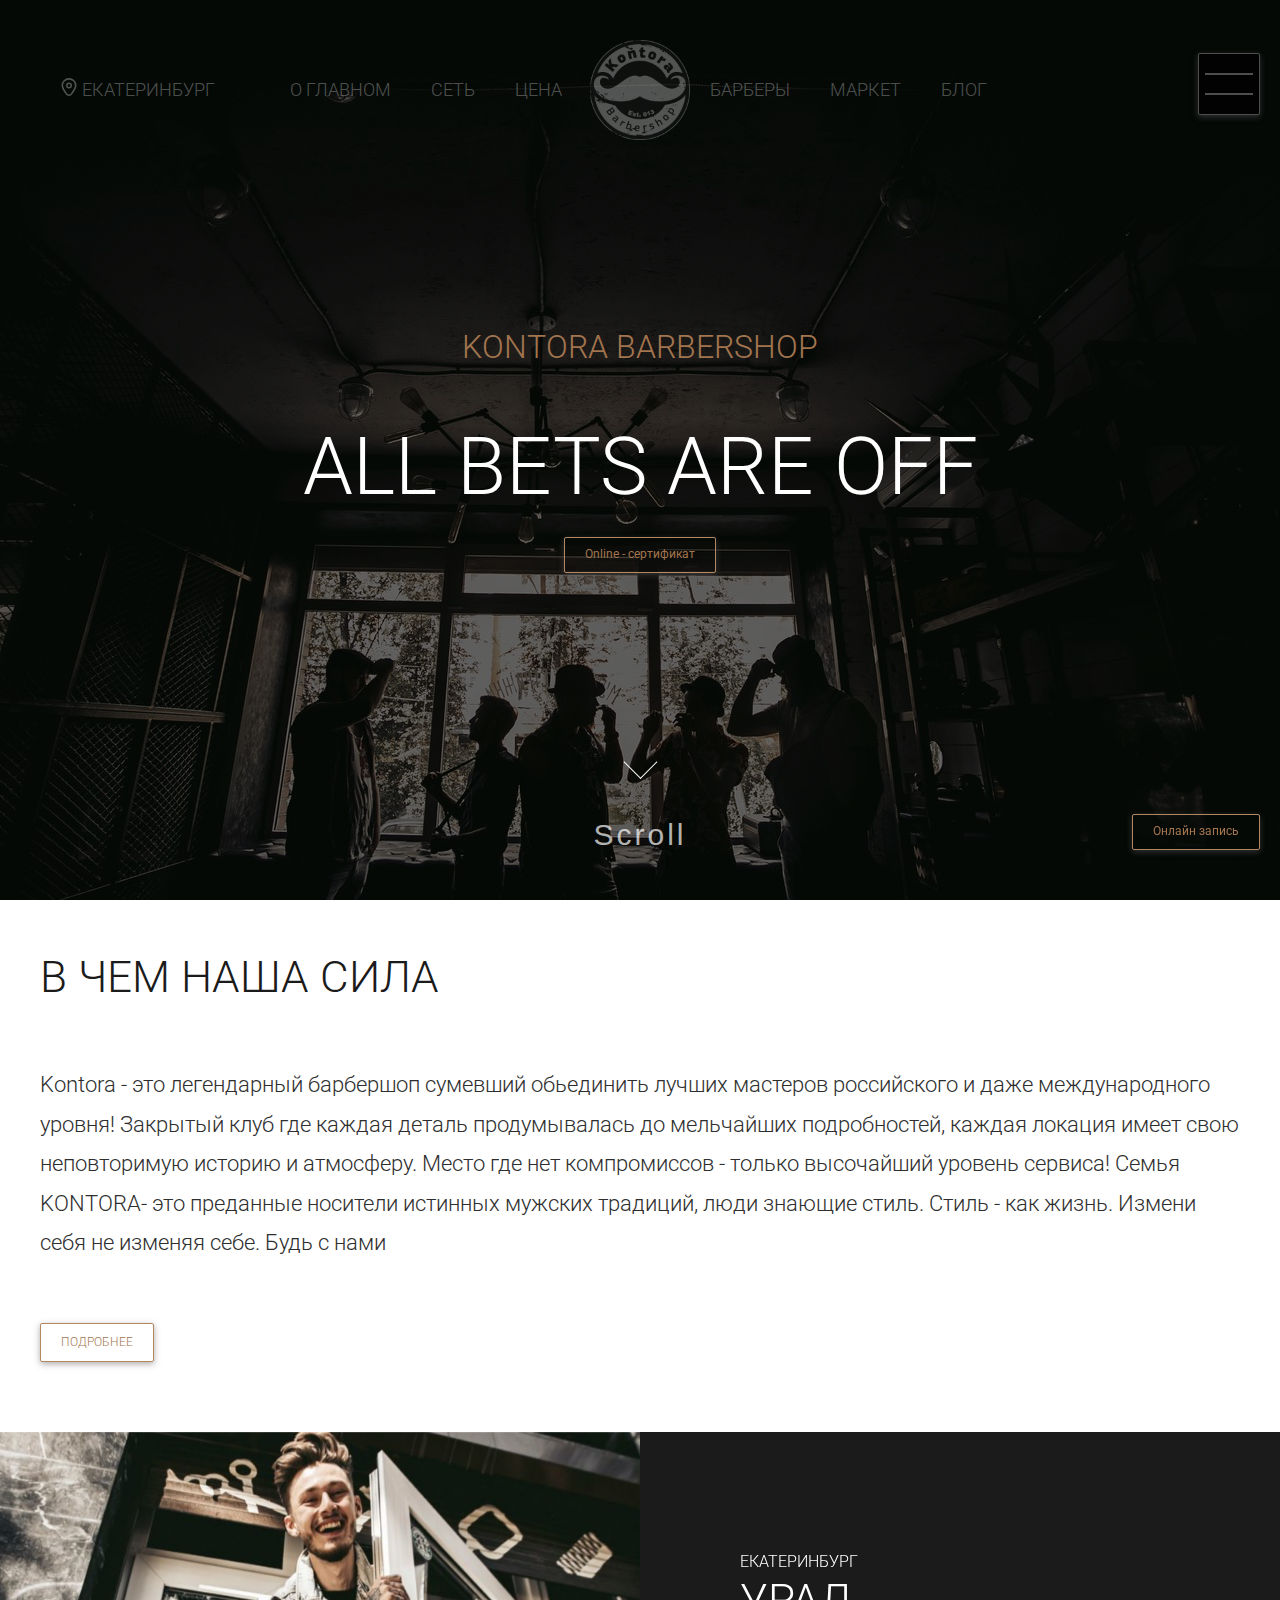
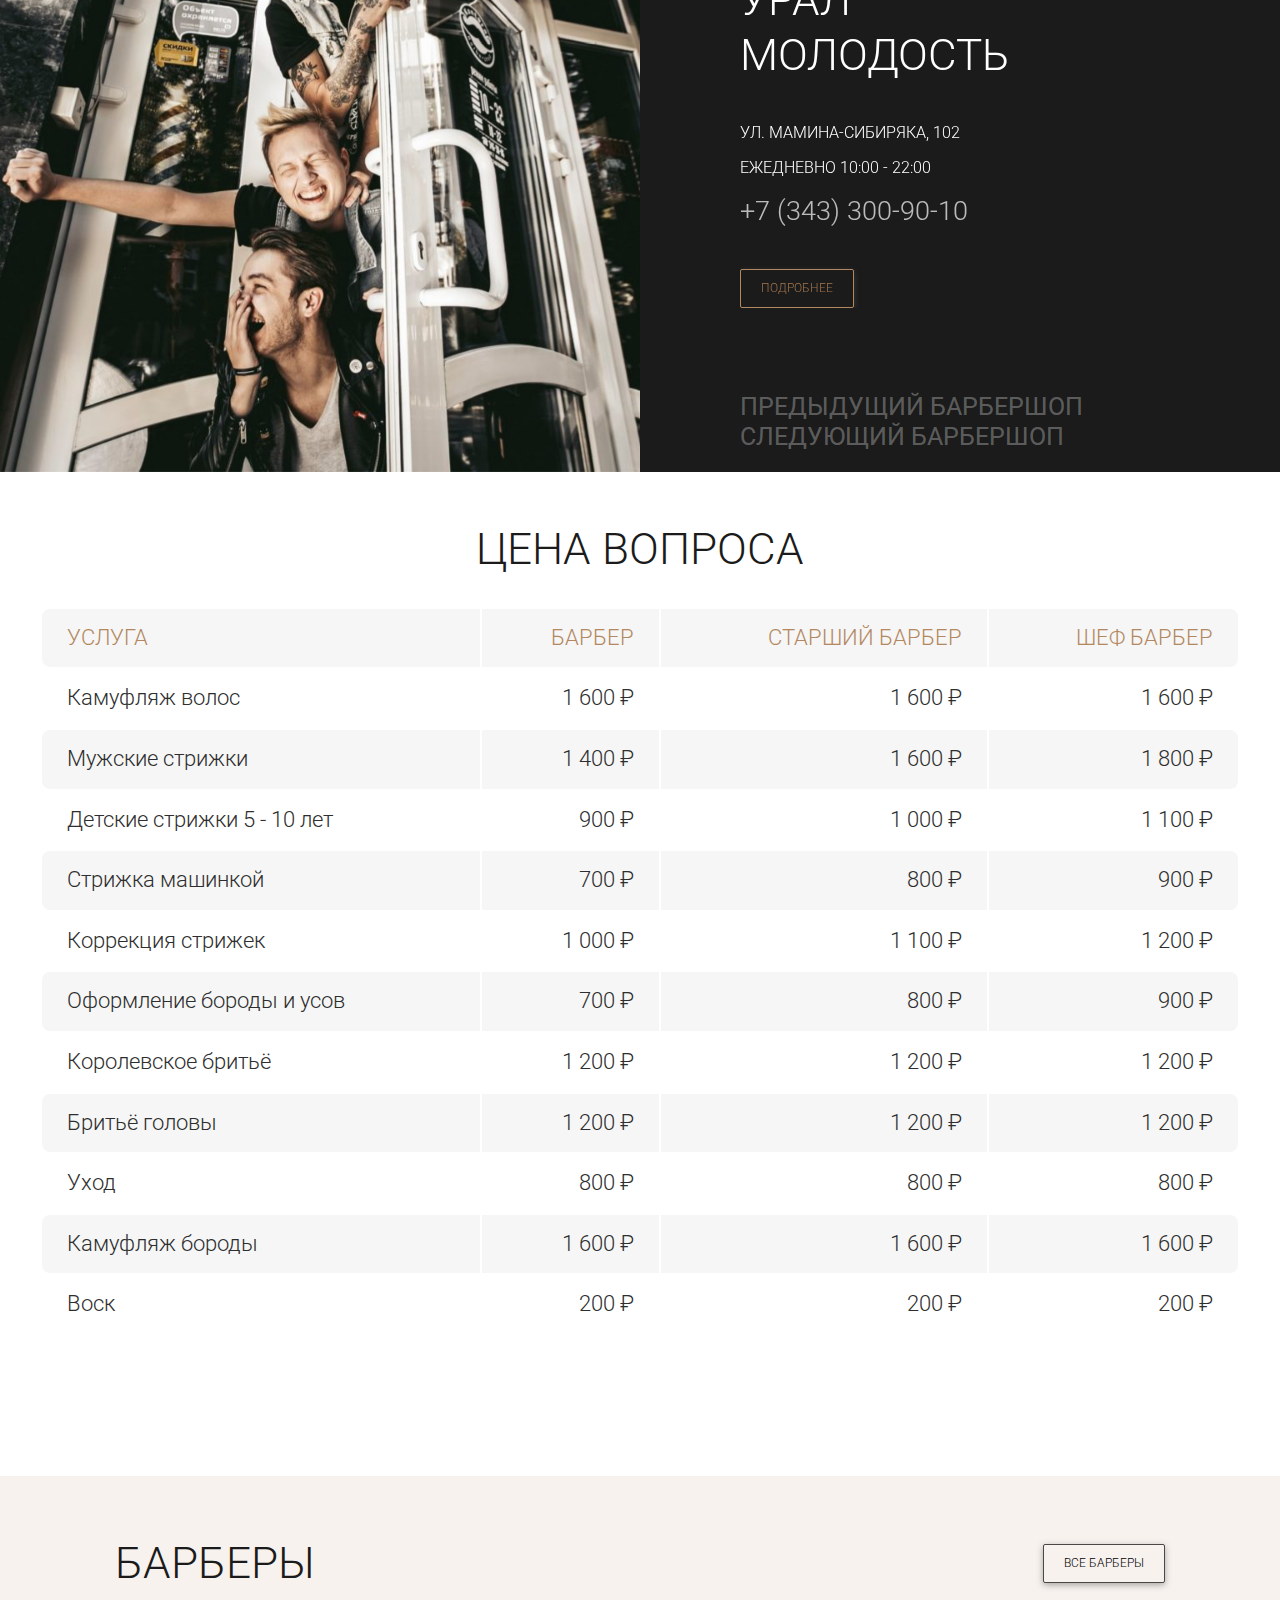
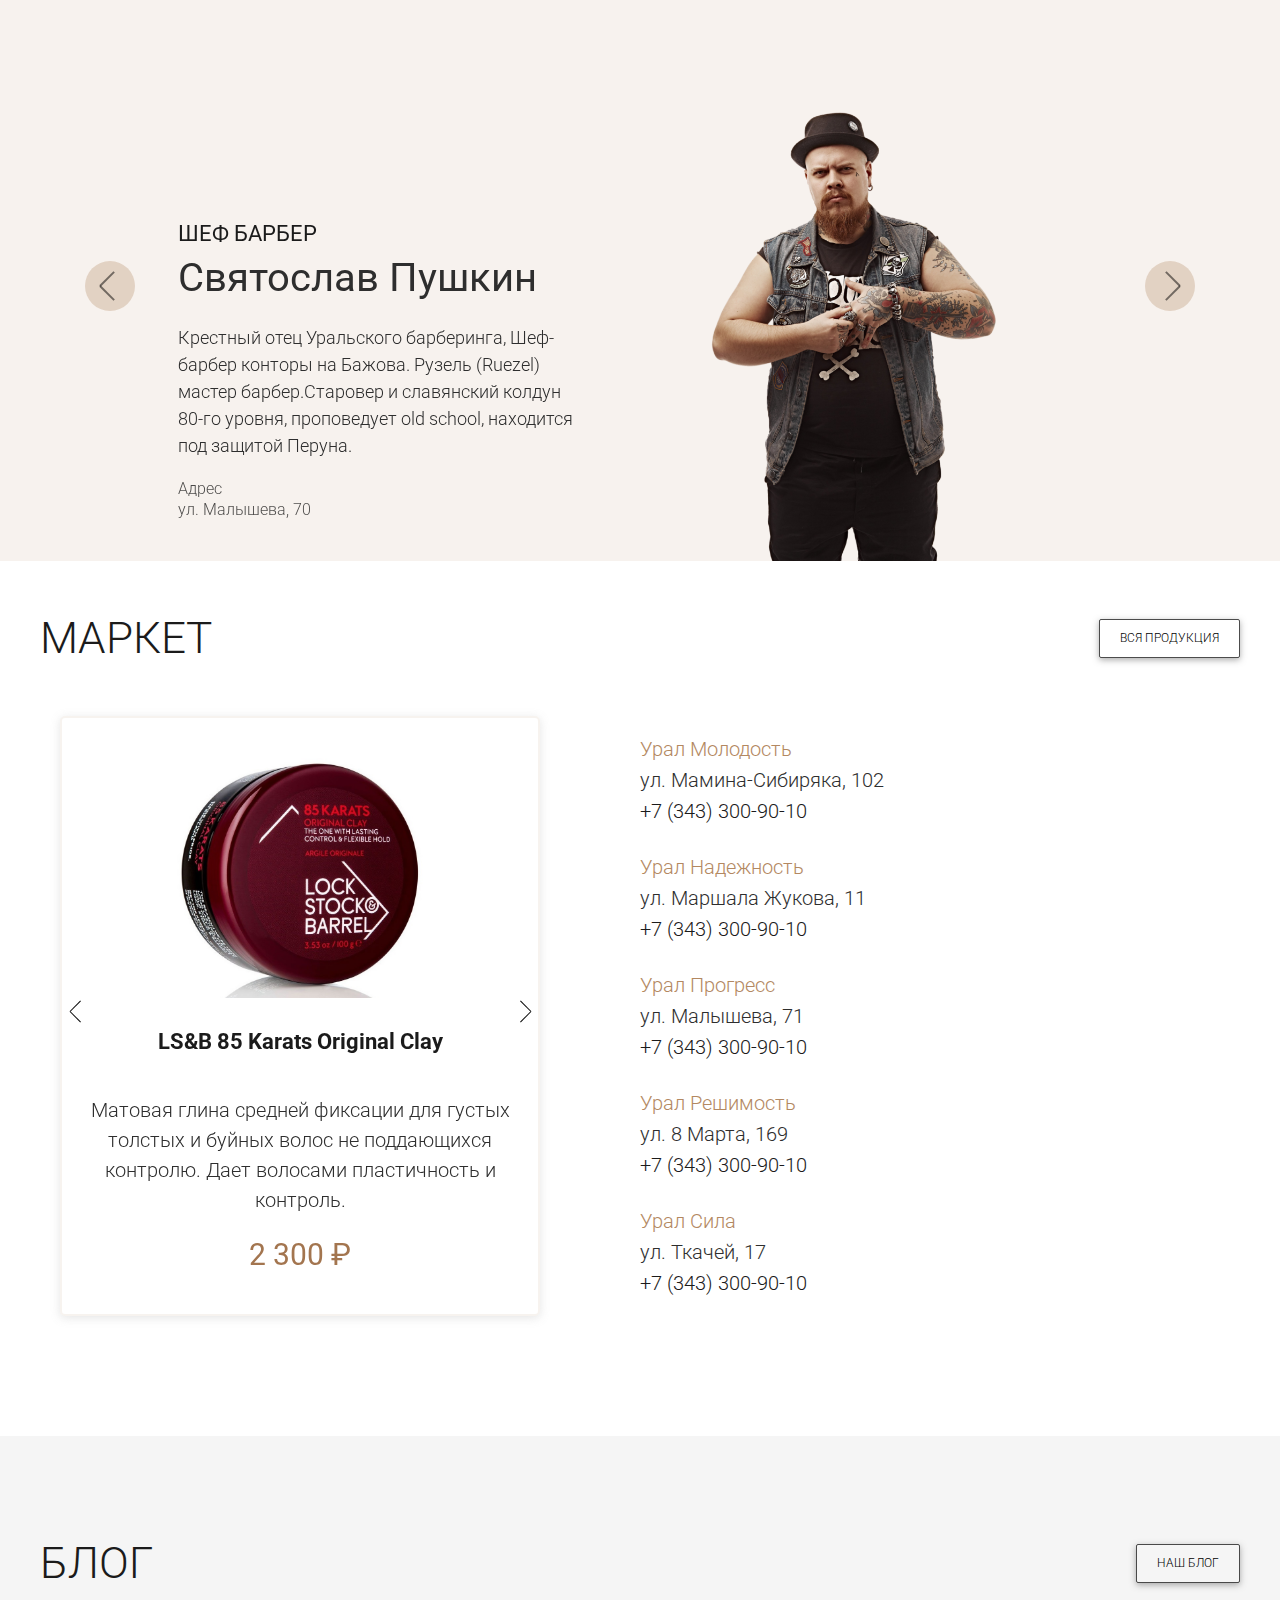
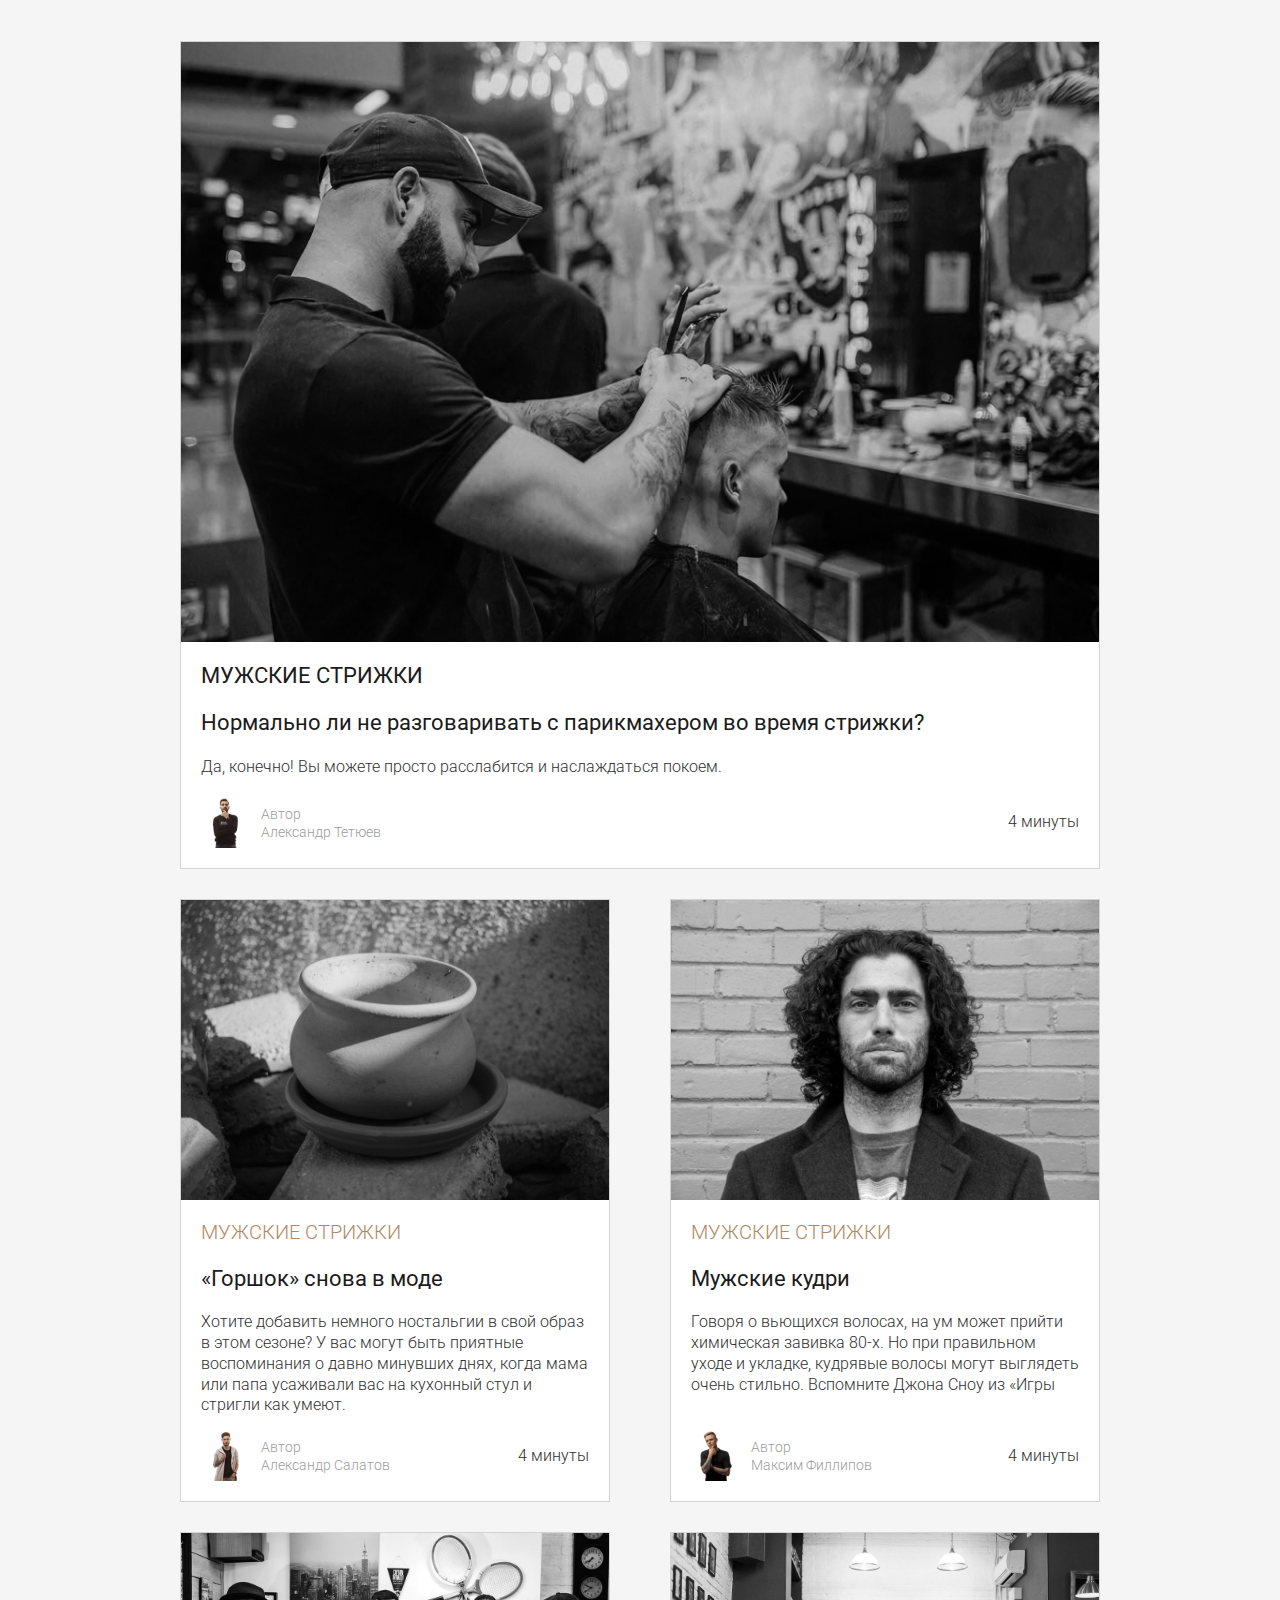
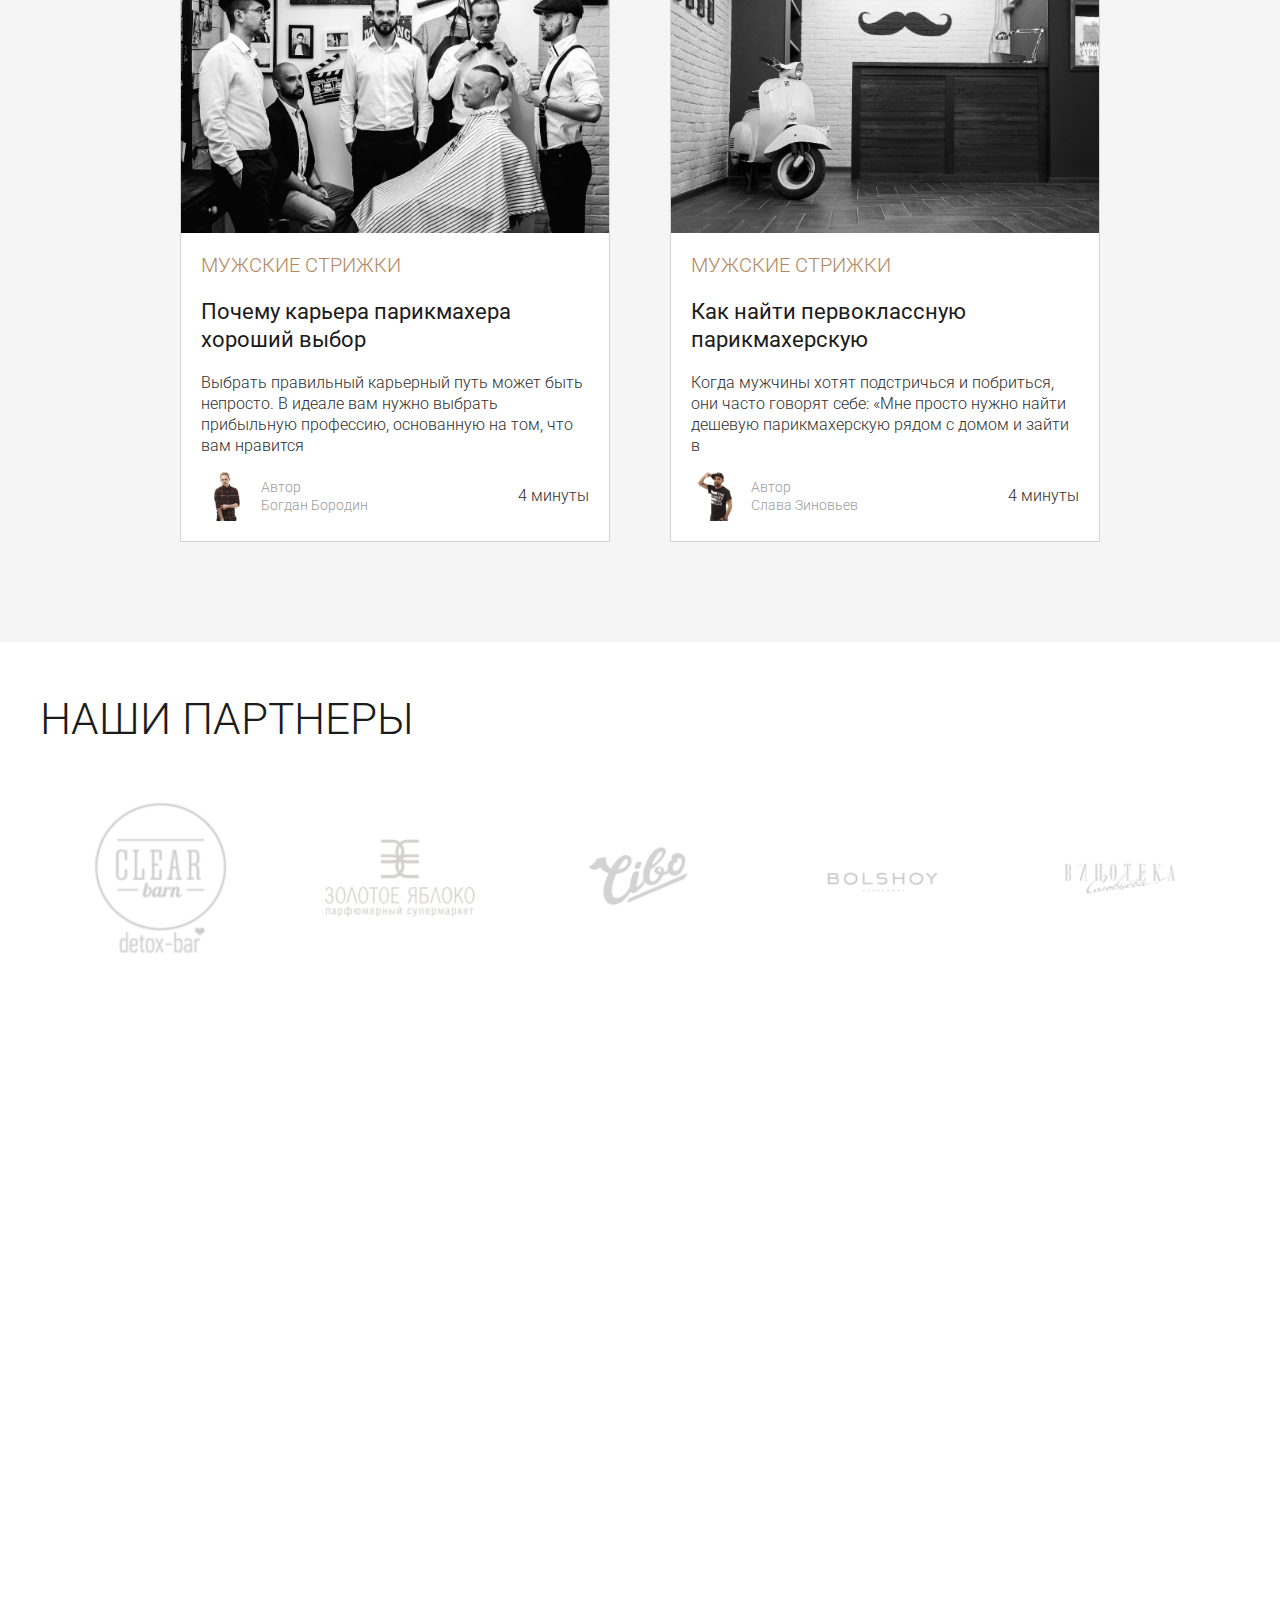
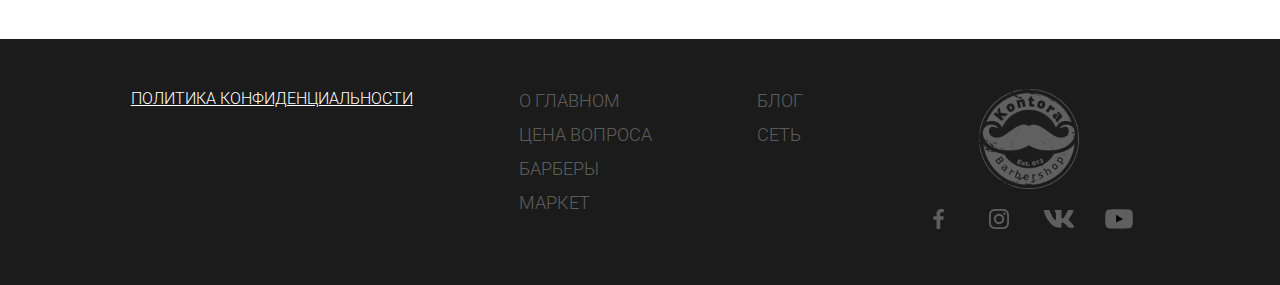
<file: index.html>
<!DOCTYPE html>
<html lang="ru">

<head>
    <meta charset="UTF-8">
    <meta http-equiv="X-UA-Compatible" content="IE=edge">
    <meta name="viewport" content="width=device-width, initial-scale=1.0">
    <link rel="stylesheet" href="css/normalize.css">
    <link rel="stylesheet" href="css/slick.css">
    <link rel="preconnect" href="https://fonts.googleapis.com">
    <link href="https://fonts.googleapis.com/css?family=Roboto:100,300,regular&display=swap&subset=cyrillic-ext"
        rel="stylesheet">
    <link rel="stylesheet" href="css/style.css">
    <title>barberkontora</title>
</head>

<body>

    <div class="wrapper">


        <header class="header">
            <div class="header__body">

                <div class="header__maps menu">
                    <a class="menu__link menu__link-maps">
                        <span>
                            <svg xmlns="http://www.w3.org/2000/svg" id="Outline" viewBox="0 0 24 24" width="18"
                                height="18" fill="rgba(255, 255, 255, 0.3)">
                                <path class="svg-patch"
                                    d="M12,6a4,4,0,1,0,4,4A4,4,0,0,0,12,6Zm0,6a2,2,0,1,1,2-2A2,2,0,0,1,12,12Z" />
                                <path class="svg-patch"
                                    d="M12,24a5.271,5.271,0,0,1-4.311-2.2c-3.811-5.257-5.744-9.209-5.744-11.747a10.055,10.055,0,0,1,20.11,0c0,2.538-1.933,6.49-5.744,11.747A5.271,5.271,0,0,1,12,24ZM12,2.181a7.883,7.883,0,0,0-7.874,7.874c0,2.01,1.893,5.727,5.329,10.466a3.145,3.145,0,0,0,5.09,0c3.436-4.739,5.329-8.456,5.329-10.466A7.883,7.883,0,0,0,12,2.181Z" />
                            </svg>
                        </span>
                        <span class="menu__link-town">Екатеринбург</span>
                    </a>
                </div>

                <div class="header__navigation logo">
                    <nav class="header__menu menu" aria-label="Меню">
                        <ul class="menu__list">

                            <li class="menu__item">
                                <a href="mainthing.html" class="menu__link">
                                    О главном
                                </a>
                            </li>

                            <li class="menu__item">
                                <a href="network.html" class="menu__link">
                                    Сеть
                                </a>
                            </li>

                            <li class="menu__item">
                                <a href="price.html" class="menu__link">
                                    Цена
                                </a>
                            </li>

                        </ul>
                    </nav>

                    <a class="logo__link">
                        <img src="images/svg/logo.svg" alt="Логотип компании barberkontora">
                    </a>

                    <nav class="header__menu menu" aria-label="Меню">
                        <ul class="menu__list">

                            <li class="menu__item">
                                <a href="barbers.html" class="menu__link">
                                    Барберы
                                </a>
                            </li>

                            <li class="menu__item">
                                <a href="market.html" class="menu__link">
                                    Маркет
                                </a>
                            </li>

                            <li class="menu__item">
                                <a href="blog.html" class="menu__link">
                                    Блог
                                </a>
                            </li>

                        </ul>
                    </nav>
                </div>

                <button aria-label="Меню открыть закрыть" type="button" class="burger btn">
                    <span></span>
                </button>

                <div class="header__content popup-menu menu">

                    <div class="popup-menu__container">

                        <div data-content id="main-thing" class="popup-img popup-img--active"
                            style="background-image: linear-gradient(rgba(0, 0, 0, 0.7), rgba(0, 0, 0, 0.7)), url(images/popup-munu/item_1.jpg);">
                        </div>

                        <div data-content id="network" class="popup-img"
                            style="background-image: linear-gradient(rgba(0, 0, 0, 0.7), rgba(0, 0, 0, 0.7)), url(images/popup-munu/item_2.jpg);">
                        </div>

                        <div data-content id="price" class="popup-img"
                            style="background-image: linear-gradient(rgba(0, 0, 0, 0.7), rgba(0, 0, 0, 0.7)), url(images/popup-munu/item_3.jpg);">
                        </div>

                        <div data-content id="barbers" class="popup-img"
                            style="background-image: linear-gradient(rgba(0, 0, 0, 0.7), rgba(0, 0, 0, 0.7)), url(images/popup-munu/item_4.jpg);">
                        </div>

                        <div data-content id="market" class="popup-img"
                            style="background-image: linear-gradient(rgba(0, 0, 0, 0.7), rgba(0, 0, 0, 0.7)), url(images/popup-munu/item_5.jpg);">
                        </div>

                        <div data-content id="blog" class="popup-img"
                            style="background-image: linear-gradient(rgba(0, 0, 0, 0.7), rgba(0, 0, 0, 0.7)), url(images/popup-munu/item_6.jpg);">
                        </div>

                        <div data-content id="franchise" class="popup-img"
                            style="background-image: linear-gradient(rgba(0, 0, 0, 0.7), rgba(0, 0, 0, 0.7)), url(images/popup-munu/item_7.jpg);">
                        </div>

                    </div>


                    <ul class="menu__list" aria-label="Меню">

                        <li class="menu__item">
                            <div data-href="main-thing" class="menu__link menu__link--active">
                                <a href="mainthing.html" class="menu__link">О главном</a>
                            </div>
                        </li>


                        <li class="menu__item">
                            <div data-href="network" class="menu__link">
                                <a href="network.html" class="menu__link">Сеть</a>
                            </div>
                        </li>

                        <li class="menu__item">
                            <div data-href="price" class="menu__link">
                                <a href="price.html" class="menu__link">Цена вопроса</a>
                            </div>
                        </li>

                        <li class="menu__item">
                            <div data-href="barbers" class="menu__link">
                                <a href="barbers.html" class="menu__link">Барберы</a>
                            </div>
                        </li>

                        <li class="menu__item">
                            <div data-href="market" class="menu__link">
                                <a href="market.html" class="menu__link">Маркет</a>
                            </div>
                        </li>

                        <li class="menu__item">
                            <div data-href="blog" class="menu__link">
                                <a href="blog.html" class="menu__link">Блог</a>
                            </div>
                        </li>
                    </ul>

                    <div class="btn">
                        <span class="btn__span"></span>
                        <a href="barbers.html" class="btn__link">Записаться на стрижку</a>
                    </div>

                </div>


                <div class="decorection"></div>

            </div>
        </header>

        <main class="main">
            <div class="header-performance"
                style="background-image: linear-gradient(rgba(0, 0, 0, 0.6), rgba(0, 0, 0, 0.6)), url(images/bg/header-bg.jpg);">

                <div class="header-performance__container">
                    <h1 class="header-performance__title">
                        KONTORA BARBERSHOP
                    </h1>
                    <h2 class="header-performance__subtitle">
                        ALL BETS ARE OFF
                    </h2>
                    <div class="btn">
                        <span class="btn__span"></span>
                        <button data-href="certificate" class="btn__link popup-link">
                            Online - сертификат
                        </button>
                    </div>
                    <!-- modal-start -->
                    <div id="certificate" class="popup sertificate" role="alert">
                        <div class="popup__body">
                            <div class="popup__content popup__content-sertificatete">
                                <button type="button" class="popup__close close-popup"
                                    aria-label="закрыть модальное окно"></button>

                                <form action="#" method="post" class="sertificate__form">

                                    <h2 class="sertificate__title">Купить сертификат</h2>

                                    <fieldset class="sertificate__fieldset">

                                        <div class="sertificate__inner-card">

                                            <label class="sertificate__label">
                                                <input class="sertificate__real-checkbox visually-hidden"
                                                    type="checkbox" name="sertificate[]" value="1000 ₽">
                                                <span class="sertificate__fake-checkbox">1000 ₽</span>
                                            </label>

                                            <label class="sertificate__label">
                                                <input class="sertificate__real-checkbox visually-hidden"
                                                    type="checkbox" name="sertificate[]" value="2000 ₽">
                                                <span class="sertificate__fake-checkbox">2000 ₽</span>
                                            </label>

                                            <label class="sertificate__label">
                                                <input class="sertificate__real-checkbox visually-hidden"
                                                    type="checkbox" name="sertificate[]" value="3000 ₽">
                                                <span class="sertificate__fake-checkbox">3000 ₽</span>
                                            </label>

                                            <label class="sertificate__label">
                                                <input class="sertificate__real-checkbox visually-hidden"
                                                    type="checkbox" name="sertificate[]" value="5000 ₽">
                                                <span class="sertificate__fake-checkbox">5000 ₽</span>
                                            </label>

                                            <label class="sertificate__label">
                                                <input class="sertificate__real-checkbox visually-hidden"
                                                    type="checkbox" name="sertificate[]" value="10000 ₽">
                                                <span class="sertificate__fake-checkbox">10000 ₽</span>
                                            </label>

                                        </div>

                                    </fieldset>

                                    <fieldset class="person sertificate__fieldset">

                                        <legend class="sertificate__person-title person__title">Ваши данные</legend>

                                        <div class="sertificate__inner-person person__inner sertificate-person">

                                            <label class="sertificate-person__label" aria-label="Введите ваше имя">
                                                <input type="text" name="name" placeholder="Ваше имя">
                                            </label>

                                            <label class="sertificate-person__label"
                                                aria-label="Введите ваш номер телефона">
                                                <input type="tel" name="phone" placeholder="Ваш телефон">
                                            </label>

                                            <label class="sertificate-person__select">
                                                <b class="sertificate-person__title">Заберу здесь</b>
                                                <select class="sertificate-person__network"
                                                    name="certificate-network[]">
                                                    <option value="УЛ. 1">
                                                        УЛ. 1
                                                    </option>
                                                    <option value="УЛ. 2">
                                                        УЛ. 2
                                                    </option>
                                                    <option value="УЛ. 3">
                                                        УЛ. 3
                                                    </option>
                                                    <option value="УЛ. 4">
                                                        УЛ. 4
                                                    </option>
                                                    <option value="УЛ. 5">
                                                        УЛ. 5
                                                    </option>
                                                </select>
                                            </label>

                                        </div>

                                        <button class="sertificate__btn button">Заказать</button>

                                    </fieldset>

                                </form>

                            </div>
                        </div>
                    </div>
                    <!-- modal-end -->
                </div>

                <div class="header-performance__info-btn">

                    <div class="btn btn-link-fixed">
                        <span class="btn__span"></span>
                        <button data-href="entry1" class="btn__link popup-link">Онлайн запись</button>
                    </div>
                    <!-- modal-start -->
                    <div id="entry1" class="popup entry" role="alert">
                        <div class="popup__body">
                            <div class="popup__content popup__content__entry">
                                <button type="button" class="popup__close close-popup"
                                    aria-label="закрыть модальное окно"></button>

                                <form class="entry__form" action="#" method="post">

                                    <p class="entry__title">Запись</p>

                                    <fieldset class="entry__fieldset">

                                        <label class="entry__label">
                                            <b>Ваше имя</b>
                                            <input type="text" name="Имя клиента">
                                        </label>

                                        <label class="entry__label">
                                            <b>Ваш телефон</b>
                                            <input type="tel" name="Номер телефона клиента">
                                        </label>

                                        <label class="entry__label">
                                            <b class="entry__person-title">Выбрать адрес</b>
                                            <select class="entry__network" name="entry-network[]">
                                                <option value="УЛ. МАМИНА-СИБИРЯКА, 102">
                                                    УЛ. МАМИНА-СИБИРЯКА, 102
                                                </option>
                                                <option value="УЛ. МАРШАЛА ЖУКОВА, 11">
                                                    УЛ. МАРШАЛА ЖУКОВА, 11
                                                </option>
                                                <option value="УЛ. МАЛЫШЕВА, 71 | BOLSHOY">
                                                    УЛ. МАЛЫШЕВА, 71 | BOLSHOY
                                                </option>
                                                <option value="УЛ. 8 МАРТА, 169">
                                                    УЛ. 8 МАРТА, 169
                                                </option>
                                                <option value="УЛ. ТКАЧЕЙ, 17">
                                                    УЛ. ТКАЧЕЙ, 17
                                                </option>
                                            </select>
                                        </label>

                                        <p class="entry__text">Мы свяжемся с вами для уточнения времени, даты и мастера.
                                        </p>

                                        <button class="entry__btn button">Записаться</button>

                                    </fieldset>

                                </form>

                            </div>
                        </div>
                    </div>
                    <!-- modal-end -->

                </div>
                <div id="section06" class="demo">
                    <a href="#power" aria-label="Перейти чуть ниже по странице"><span></span>Scroll</a>
                </div>
            </div>
            <section>
                <div class="container">
                    <div id="power" class="our-strength">
                        <h2 class="our-strength__title title">
                            В ЧЕМ НАША СИЛА
                        </h2>
                        <p class="our-strength__text">
                            Kontora - это легендарный барбершоп сумевший обьединить лучших мастеров российского и даже
                            международного уровня! Закрытый клуб где каждая деталь продумывалась до мельчайших
                            подробностей, каждая локация имеет свою неповторимую историю и атмосферу. Место где нет
                            компромиссов - только высочайший уровень сервиса! Семья KONTORA- это преданные носители
                            истинных мужских традиций, люди знающие стиль. Стиль - как жизнь. Измени себя не изменяя
                            себе. Будь с нами
                        </p>
                        <div class="btn">
                            <span class="btn__span"></span>
                            <a href="mainthing.html" aria-label="Перейти на страницу о нас"
                                class="btn__link">Подробнее</a>
                        </div>
                    </div>
                </div>
            </section>
            <section>
                <div class="shops">
                    <div class="shops-slider">
                        <div class="shops__images-slider">
                            <img src="images/shops/shop-1.jpg"
                                alt="Компания друзей весело улыбается стоя возле входа в помещение">
                            <img src="images/shops/shop-2.jpg"
                                alt="Команда барберов стоя вокруг клиента обсуждают как подстригать клиента">
                            <img src="images/shops/shop-3.jpg" alt="Совместное фото барберов">
                            <img src="images/shops/shop-4.jpg"
                                alt="Мужчина средних лет позирует на камеру сморщив лоб держа в руке машинку для стрижки">
                            <img src="images/shops/shop-5.jpg"
                                alt="Два мужчины смотрят друг на друга в полумраке и курят">
                        </div>
                        <div class="shops__info-slider">

                            <div class="shops__item">
                                <div>
                                    <span class="shops__maps">
                                        ЕКАТЕРИНБУРГ
                                    </span>
                                    <h2 class="shops__title">
                                        <span>УРАЛ</span>
                                        <span>МОЛОДОСТЬ</span>
                                    </h2>
                                </div>
                                <div class="shops__info">
                                    <span>УЛ. МАМИНА-СИБИРЯКА, 102</span>
                                    <span>ЕЖЕДНЕВНО 10:00 - 22:00</span>
                                    <a href="tel:+73433009010" aria-label="Позвонить нам">+7 (343) 300-90-10</a>
                                </div>
                                <div class="btn">
                                    <span class="btn__span"></span>
                                    <a href="network.html" aria-label="Перейти на страницу нашей сети барбершопов"
                                        class="btn__link">ПОДРОБНЕЕ</a>
                                </div>
                            </div>

                            <div class="shops__item">
                                <span class="shops__maps">
                                    ЕКАТЕРИНБУРГ
                                </span>
                                <h2 class="shops__title">
                                    <span>УРАЛ</span>
                                    <span>НАДЕЖНОСТЬ</span>
                                </h2>
                                <div class="shops__info">
                                    <span>УЛ. МАРШАЛА ЖУКОВА, 11</span>
                                    <span>ЕЖЕДНЕВНО 10:00 - 22:00</span>
                                    <a href="tel:+73433009010" aria-label="Позвонить нам">+7 (343) 300-90-10</a>
                                </div>
                                <div class="btn">
                                    <span class="btn__span"></span>
                                    <a href="network.html" aria-label="Перейти на страницу нашей сети барбершопов"
                                        class="btn__link">ПОДРОБНЕЕ</a>
                                </div>
                            </div>

                            <div class="shops__item">
                                <span class="shops__maps">
                                    ЕКАТЕРИНБУРГ
                                </span>
                                <h2 class="shops__title">
                                    <span>УРАЛ</span>
                                    <span>ПРОГРЕСС</span>
                                </h2>
                                <div class="shops__info">
                                    <span>УЛ. МАЛЫШЕВА, 71 | BOLSHOY</span>
                                    <span>ЕЖЕДНЕВНО 10:00 - 22:00</span>
                                    <a href="tel:+73433009010" aria-label="Позвонить нам">+7 (343) 300-90-10</a>
                                </div>
                                <div class="btn">
                                    <span class="btn__span"></span>
                                    <a href="network.html" aria-label="Перейти на страницу нашей сети барбершопов"
                                        class="btn__link">ПОДРОБНЕЕ</a>
                                </div>
                            </div>

                            <div class="shops__item">
                                <span class="shops__maps">
                                    ЕКАТЕРИНБУРГ
                                </span>
                                <h2 class="shops__title">
                                    <span>УРАЛ</span>
                                    <span>РЕШИМОСТЬ</span>
                                </h2>
                                <div class="shops__info">
                                    <span>УЛ. 8 МАРТА, 169</span>
                                    <span>ЕЖЕДНЕВНО 10:00 - 22:00</span>
                                    <a href="tel:+73433009010" aria-label="Позвонить нам">+7 (343) 300-90-10</a>
                                </div>
                                <div class="btn">
                                    <span class="btn__span"></span>
                                    <a href="network.html" aria-label="Перейти на страницу нашей сети барбершопов"
                                        class="btn__link">ПОДРОБНЕЕ</a>
                                </div>
                            </div>

                            <div class="shops__item">
                                <span class="shops__maps">
                                    ЕКАТЕРИНБУРГ
                                </span>
                                <h2 class="shops__title">
                                    <span>УРАЛ</span>
                                    <span>СИЛА</span>
                                </h2>
                                <div class="shops__info">
                                    <span>УЛ. ТКАЧЕЙ, 17</span>
                                    <span>ЕЖЕДНЕВНО 10:00 - 22:00</span>
                                    <a href="tel:+73433009010" aria-label="Позвонить нам">+7 (343) 300-90-10</a>
                                </div>
                                <div class="btn">
                                    <span class="btn__span"></span>
                                    <a href="network.html" aria-label="Перейти на страницу нашей сети барбершопов"
                                        class="btn__link">ПОДРОБНЕЕ</a>
                                </div>
                            </div>

                        </div>
                    </div>
                </div>
            </section>
            <div class="container">
                <div class="price">
                    <h2 class="price__title">
                        ЦЕНА ВОПРОСА
                    </h2>
                    <table class="table">
                        <thead>
                            <tr>
                                <th colspan="3">УСЛУГА</th>
                                <th>БАРБЕР</th>
                                <th>СТАРШИЙ БАРБЕР</th>
                                <th>ШЕФ БАРБЕР</th>
                            </tr>
                        </thead>
                        <tbody>
                            <tr>
                                <td colspan="3">Камуфляж волос</td>
                                <td>1 600 ₽</td>
                                <td>1 600 ₽</td>
                                <td>1 600 ₽</td>
                            </tr>
                            <tr>
                                <td colspan="3">Мужские стрижки</td>
                                <td>1 400 ₽</td>
                                <td>1 600 ₽</td>
                                <td>1 800 ₽</td>
                            </tr>
                            <tr>
                                <td colspan="3">Детские стрижки 5 - 10 лет</td>
                                <td>900 ₽</td>
                                <td>1 000 ₽</td>
                                <td>1 100 ₽</td>
                            </tr>
                            <tr>
                                <td colspan="3">Стрижка машинкой</td>
                                <td>700 ₽</td>
                                <td>800 ₽</td>
                                <td>900 ₽</td>
                            </tr>
                            <tr>
                                <td colspan="3">Коррекция стрижек</td>
                                <td>1 000 ₽</td>
                                <td>1 100 ₽</td>
                                <td>1 200 ₽</td>
                            </tr>
                            <tr>
                                <td colspan="3">Оформление бороды и усов</td>
                                <td>700 ₽</td>
                                <td>800 ₽</td>
                                <td>900 ₽</td>
                            </tr>
                            <tr>
                                <td colspan="3">Королевское бритьё</td>
                                <td>1 200 ₽</td>
                                <td>1 200 ₽</td>
                                <td>1 200 ₽</td>
                            </tr>
                            <tr>
                                <td colspan="3">Бритьё головы</td>
                                <td>1 200 ₽</td>
                                <td>1 200 ₽</td>
                                <td>1 200 ₽</td>
                            </tr>
                            <tr>
                                <td colspan="3">Уход</td>
                                <td>800 ₽</td>
                                <td>800 ₽</td>
                                <td>800 ₽</td>
                            </tr>
                            <tr>
                                <td colspan="3">Камуфляж бороды</td>
                                <td>1 600 ₽</td>
                                <td>1 600 ₽</td>
                                <td>1 600 ₽</td>
                            </tr>
                            <tr>
                                <td colspan="3">Воск</td>
                                <td>200 ₽</td>
                                <td>200 ₽</td>
                                <td>200 ₽</td>
                            </tr>
                        </tbody>
                    </table>
                </div>
            </div>
            <div class="barbers-home">
                <div class="container">
                    <div class="top-row">
                        <h2 class="top-row__title">
                            БАРБЕРЫ
                        </h2>
                        <div class="btn">
                            <span class="btn__span"></span>
                            <a href="barbers.html" class="btn__link">Все барберы</a>
                        </div>
                    </div>
                    <div class="barbers-slider">

                        <div class="barbers-slider__column">
                            <div class="barbers-slider__info">
                                <h3 class="barbers-slider__heading">
                                    ШЕФ БАРБЕР
                                </h3>
                                <p class="barbers-slider__subheading">
                                    Святослав Пушкин
                                </p>
                                <p class="barbers-slider__text">
                                    Крестный отец Уральского барберинга, Шеф-барбер конторы на Бажова. Рузель (Ruezel)
                                    мастер барбер.Старовер и славянский колдун 80-го уровня, проповедует old school,
                                    находится под защитой Перуна.
                                </p>
                                <p class="barbers-slider__address">
                                    <span>Адрес</span>
                                    <span>ул. Малышева, 70</span>
                                </p>

                            </div>
                            <div class="barbers-slider__images">
                                <figure class="barbers-home__box-images">
                                    <img src="images/barbers/home-barber-1.png" alt="ШЕФ БАРБЕР Святослав Пушкин">
                                </figure>
                            </div>
                        </div>

                        <div class="barbers-slider__column">
                            <div class="barbers-slider__info">
                                <h3 class="barbers-slider__heading">
                                    ШЕФ БАРБЕР
                                </h3>
                                <p class="barbers-slider__subheading">
                                    Евгений Антоненко
                                </p>
                                <p class="barbers-slider__text">
                                    Жека «Бородач» - большой и добрый, играющий тренер команды KONTORA. Преподаватель
                                    международного уровня по парикмахерскому мастерству. Для того чтобы перечислить все
                                    профессиональные регалии Жеки не хватит и тетради, вот только некоторые из них.
                                </p>
                                <p class="barbers-slider__address">
                                    <span>Адрес</span>
                                    <span>ул. Маршала Жукова, 11</span>
                                </p>
                            </div>
                            <div class="barbers-slider__images">
                                <figure class="barbers-home__box-images">
                                    <img src="images/barbers/home-barber-2.png" alt="ШЕФ БАРБЕР Евгений Антоненко">
                                </figure>
                            </div>
                        </div>
                        <div class="barbers-slider__column">
                            <div class="barbers-slider__info">
                                <h3 class="barbers-slider__heading">
                                    ШЕФ БАРБЕР
                                </h3>
                                <p class="barbers-slider__subheading">
                                    Олег Мухин
                                </p>
                                <p class="barbers-slider__text">
                                    Олег – один из тех людей, кто первым вступил и представлял барберинг с Урала.
                                    Огромный профессиональный опыт совместно с жизненным – дает исключительную точность
                                    в каждой детали. Владелец железного коня, любящий отец и глава семьи.
                                </p>
                                <p class="barbers-slider__address">
                                    <span>Адрес</span>
                                    <span>ул. Маршала Жукова, 11</span>
                                </p>
                            </div>
                            <div class="barbers-slider__images">
                                <figure class="barbers-home__box-images">
                                    <img src="images/barbers/home-barber-3.png" alt="ШЕФ БАРБЕР Олег Мухин">
                                </figure>
                            </div>
                        </div>

                    </div>
                </div>
            </div>
            <div class="container">
                <div class="market-home home">
                    <div class="top-row">
                        <h2 class="top-row__title">
                            МАРКЕТ
                        </h2>
                        <div class="btn">
                            <span class="btn__span"></span>
                            <a href="market.html" class="btn__link">Вся продукция</a>
                        </div>
                    </div>
                    <div class="market-home__body">
                        <div class="market-home__column home__column">
                            <div class="market-home__slider">

                                <div class="market-home__cell">
                                    <figure class="market-home__images">

                                        <img src="images/market/market-1.jpg"
                                            alt="Матовая глина LS&B 85 Karats Original Clay">

                                    </figure>
                                    <h3 class="market-home__title">
                                        <b>LS&B 85 Karats Original Clay</b>
                                    </h3>
                                    <p class="market-home__text">
                                        Матовая глина средней фиксации для густых толстых и буйных волос не поддающихся
                                        контролю. Дает волосами пластичность и контроль.
                                    </p>
                                    <span class="market-home__price">
                                        2 300 ₽
                                    </span>
                                </div>

                                <div class="market-home__cell">
                                    <figure class="market-home__images">

                                        <img src="images/market/market-2.png"
                                            alt="Аргановое масло LS&B Argan Blend Shave Oil">

                                    </figure>
                                    <h3 class="market-home__title">
                                        <b>LS&B Argan Blend Shave Oil</b>
                                    </h3>
                                    <p class="market-home__text">
                                        Аргановое масло для бритья и ухода за бородой. Обеспечивает 100 % контроль
                                        видимости при бритье, отлично питает и увлажняет кожу и волосы.
                                    </p>
                                    <span class="market-home__price">
                                        2 700 ₽
                                    </span>
                                </div>

                                <div class="market-home__cell">
                                    <figure class="market-home__images">

                                        <img src="images/market/market-3.png"
                                            alt="Гель конструктор LS&B Freestyl Protein Gel">

                                    </figure>
                                    <h3 class="market-home__title">
                                        <b>LS&B Freestyl Protein Gel</b>
                                    </h3>
                                    <p class="market-home__text">
                                        Гель конструктор для стильных и точных укладок. Единственный в мире гель без
                                        эффекта мокрых волос. Придает полуматовый благородную текстуру.
                                    </p>
                                    <span class="market-home__price">
                                        2 300 ₽
                                    </span>
                                </div>

                                <div class="market-home__cell">
                                    <figure class="market-home__images">

                                        <img src="images/market/market-4.png"
                                            alt="Шампунь для густых, седых, жестких волос LS&B Recharge Moisture Shampoo">

                                    </figure>
                                    <h3 class="market-home__title">
                                        <b>LS&B Recharge Moisture Shampoo</b>
                                    </h3>
                                    <p class="market-home__text">
                                        Шампунь для густых, седых, жестких волос. Отлично очищает волосы и кожу головы,
                                        размягчает волосы, делает их мягкими и послушными.
                                    </p>
                                    <span class="market-home__price">
                                        1 800 ₽
                                    </span>
                                </div>

                                <div class="market-home__cell">
                                    <figure class="market-home__images">

                                        <img src="images/market/market-5.jpg"
                                            alt="Матовая помада Reuzel Clay Matte Pomade">

                                    </figure>
                                    <h3 class="market-home__title">
                                        <b>Reuzel Clay Matte Pomade</b>
                                    </h3>
                                    <p class="market-home__text">
                                        Матовая помада на основе глины, не утяжеляет волосы при этом дает существенную
                                        фиксацию. Подойдет для укладок.
                                    </p>
                                    <span class="market-home__price">
                                        2 000 ₽
                                    </span>
                                </div>

                                <div class="market-home__cell">
                                    <figure class="market-home__images">

                                        <img src="images/market/market-6.jpg"
                                            alt="Кондиционированный шампунь Reuzel Daily Shampoo">

                                    </figure>
                                    <h3 class="market-home__title">
                                        <b>Reuzel Daily Shampoo</b>
                                    </h3>
                                    <p class="market-home__text">
                                        Кондиционированный шампунь для ежедневного применения, идеально подходит для
                                        всех типов волос. Отлично очищает, увлажняет и питает кожу головы.
                                    </p>
                                    <span class="market-home__price">
                                        2 200 ₽
                                    </span>
                                </div>
                            </div>
                        </div>
                        <div class="market-home__info">
                            <ul class="market-home__list">
                                <li class="market-home__item">
                                    <b class="market-home__link">
                                        Урал Молодость
                                    </b>
                                </li>
                                <li class="market-home__item">
                                    ул. Мамина-Сибиряка, 102
                                </li>
                                <li class="market-home__item">
                                    <a class="market-home__phone" href="tel:+73433009010" aria-label="Позвонить нам">
                                        +7 (343) 300-90-10
                                    </a>
                                </li>
                            </ul>
                            <ul class="market-home__list">
                                <li class="market-home__item">
                                    <b class="market-home__link">
                                        Урал Надежность
                                    </b>
                                </li>
                                <li class="market-home__item">
                                    ул. Маршала Жукова, 11
                                </li>
                                <li class="market-home__item">
                                    <a class="market-home__phone" href="tel:+73433009010" aria-label="Позвонить нам">
                                        +7 (343) 300-90-10
                                    </a>
                                </li>
                            </ul>
                            <ul class="market-home__list">
                                <li class="market-home__item">
                                    <b class="market-home__link">
                                        Урал Прогресс
                                    </b>
                                </li>
                                <li class="market-home__item">
                                    ул. Малышева, 71
                                </li>
                                <li class="market-home__item">
                                    <a class="market-home__phone" href="tel:+73433009010" aria-label="Позвонить нам">
                                        +7 (343) 300-90-10
                                    </a>
                                </li>
                            </ul>
                            <ul class="market-home__list">
                                <li class="market-home__item">
                                    <b class="market-home__link">
                                        Урал Решимость
                                    </b>
                                </li>
                                <li class="market-home__item">
                                    ул. 8 Марта, 169
                                </li>
                                <li class="market-home__item">
                                    <a class="market-home__phone" href="tel:+73433009010" aria-label="Позвонить нам">
                                        +7 (343) 300-90-10
                                    </a>
                                </li>
                            </ul>
                            <ul class="market-home__list">
                                <li class="market-home__item">
                                    <b class="market-home__link">
                                        Урал Сила
                                    </b>
                                </li>
                                <li class="market-home__item">
                                    ул. Ткачей, 17
                                </li>
                                <li class="market-home__item">
                                    <a class="market-home__phone" href="tel:+73433009010" aria-label="Позвонить нам">
                                        +7 (343) 300-90-10
                                    </a>
                                </li>
                            </ul>
                        </div>
                    </div>
                </div>
            </div>
            <div class="blog">
                <div class="container">

                    <div class="top-row">
                        <h2 class="top-row__title">
                            БЛОГ
                        </h2>
                        <div class="btn">
                            <span class="btn__span"></span>
                            <a href="blog.html" class="btn__link">НАШ БЛОГ</a>
                        </div>
                    </div>

                    <div class="blog-body">

                        <a class="blog-column">
                            <div class="blog-item">
                                <figure class="blog-item__images-first">
                                    <img src="images/blog/blog-1.jpg"
                                        alt="Барбер крепкого телосложения в чёрной бейсболке подстригает клиента">
                                </figure>
                                <div class="blog-item__info">
                                    <h3 class="blog-item__heading">
                                        МУЖСКИЕ СТРИЖКИ
                                    </h3>
                                    <h3 class="blog-item__title">

                                        Нормально ли не разговаривать с парикмахером во время стрижки?

                                    </h3>
                                    <p class="blog-item__text">
                                        Да, конечно! Вы можете просто расслабится и наслаждаться покоем.
                                    </p>
                                    <div class="blog-author">
                                        <div class="blog-author__info">
                                            <figure class="blog-author__images">
                                                <img src="images/blog/blog-author/blog-author_1.png"
                                                    alt="Александр Тетюев">
                                            </figure>
                                            <div class="blog-author__name">
                                                <span>Автор</span>
                                                <span>Александр Тетюев</span>
                                            </div>
                                        </div>
                                        <div class="blog-author__time">
                                            <span>4 минуты</span>
                                        </div>
                                    </div>
                                </div>
                            </div>
                        </a>

                        <a class="blog-column">
                            <div class="blog-item">
                                <figure class="blog-item__images">
                                    <img src="images/blog/blog-2.jpg" alt="Глиняный горшок">
                                </figure>
                                <div class="blog-item__info">
                                    <h4 class="blog-item__heading">
                                        МУЖСКИЕ СТРИЖКИ
                                    </h4>
                                    <h3 class="blog-item__title">

                                        «Горшок» снова в моде

                                    </h3>
                                    <p class="blog-item__text">
                                        Хотите добавить немного ностальгии в свой образ в этом сезоне? У вас могут быть
                                        приятные воспоминания о давно минувших днях, когда мама или папа усаживали вас
                                        на кухонный стул и стригли как умеют.
                                    </p>
                                </div>
                                <div class="blog-author">
                                    <div href="#" class="blog-author__info">
                                        <figure class="blog-author__images">
                                            <img src="images/blog/blog-author/blog-author_2.png"
                                                alt="Александр Салатов">
                                        </figure>
                                        <div class="blog-author__name">
                                            <span>Автор</span>
                                            <span>Александр Салатов</span>
                                        </div>
                                    </div>
                                    <div class="blog-author__time">
                                        <span>4 минуты</span>
                                    </div>
                                </div>
                            </div>
                        </a>

                        <a class="blog-column">
                            <div class="blog-item">
                                <figure class="blog-item__images" href="#">
                                    <img src="images/blog/blog-3.jpg" alt="Кудрявый мужчина в пальто">
                                </figure>
                                <div class="blog-item__info">
                                    <h4 class="blog-item__heading">
                                        МУЖСКИЕ СТРИЖКИ
                                    </h4>
                                    <h3 class="blog-item__title">

                                        Мужские кудри

                                    </h3>
                                    <p class="blog-item__text">
                                        Говоря о вьющихся волосах, на ум может прийти химическая завивка 80-х. Но при
                                        правильном уходе и укладке, кудрявые волосы могут выглядеть очень стильно.
                                        Вспомните Джона Сноу из «Игры
                                    </p>
                                </div>
                                <div class="blog-author">
                                    <div class="blog-author__info">
                                        <figure class="blog-author__images">
                                            <img src="images/blog/blog-author/blog-author_3.png" alt="Максим Филлипов">
                                        </figure>
                                        <div class="blog-author__name">
                                            <span>Автор</span>
                                            <span>Максим Филлипов</span>
                                        </div>
                                    </div>
                                    <div class="blog-author__time">
                                        <span>4 минуты</span>
                                    </div>
                                </div>
                            </div>
                        </a>

                        <a class="blog-column">
                            <div class="blog-item">
                                <figure class="blog-item__images">
                                    <img src="images/blog/blog-4.jpg"
                                        alt="Команда барберов стоят возле клиента который усажен в кресло. И все вместе что то обсуждают">
                                </figure>
                                <div class="blog-item__info">
                                    <h4 class="blog-item__heading">
                                        МУЖСКИЕ СТРИЖКИ
                                    </h4>
                                    <h3 class="blog-item__title">

                                        Почему карьера парикмахера хороший выбор

                                    </h3>
                                    <p class="blog-item__text">
                                        Выбрать правильный карьерный путь может быть непросто. В идеале вам нужно
                                        выбрать прибыльную профессию, основанную на том, что вам нравится
                                    </p>
                                </div>
                                <div class="blog-author">
                                    <div class="blog-author__info">
                                        <figure class="blog-author__images">
                                            <img src="images/blog/blog-author/blog-author_4.png" alt="Богдан Бородин">
                                        </figure>
                                        <div class="blog-author__name">
                                            <span>Автор</span>
                                            <span>Богдан Бородин</span>
                                        </div>
                                    </div>
                                    <div class="blog-author__time">
                                        <span>4 минуты</span>
                                    </div>
                                </div>
                            </div>
                        </a>

                        <a class="blog-column">
                            <div class="blog-item">
                                <figure class="blog-item__images">
                                    <img src="images/blog/blog-5.jpg" alt="Ресепшн барбершопа">
                                </figure>
                                <div class="blog-item__info">
                                    <h4 class="blog-item__heading">
                                        МУЖСКИЕ СТРИЖКИ
                                    </h4>
                                    <h3 class="blog-item__title">

                                        Как найти первоклассную парикмахерскую

                                    </h3>
                                    <p class="blog-item__text">
                                        Когда мужчины хотят подстричься и побриться, они часто говорят себе: «Мне просто
                                        нужно найти дешевую парикмахерскую рядом с домом и зайти в
                                    </p>
                                </div>
                                <div class="blog-author">
                                    <div class="blog-author__info">
                                        <figure class="blog-author__images">
                                            <img src="images/blog/blog-author/blog-author_5.png" alt="Слава Зиновьев">
                                        </figure>
                                        <div class="blog-author__name">
                                            <span>Автор</span>
                                            <span>Слава Зиновьев</span>
                                        </div>
                                    </div>
                                    <div class="blog-author__time">
                                        <span>4 минуты</span>
                                    </div>
                                </div>
                            </div>
                        </a>
                    </div>
                </div>
            </div>
            <div class="partners">
                <div class="container">
                    <h2 class="partners__title">
                        НАШИ ПАРТНЕРЫ
                    </h2>
                    <div class="partners-body">
                        <figure class="partners__item">
                            <img src="images/partners/partners-1.png" alt="Логотип компании CLEAR">
                        </figure>
                        <figure class="partners__item">
                            <img src="images/partners/partners-2.png" alt="Логотип компании ЗОЛОТОЕ ЯБЛОКО">
                        </figure>
                        <figure class="partners__item">
                            <img src="images/partners/partners-3.png" alt="Логотип компании LIBO">
                        </figure>
                        <figure class="partners__item">
                            <img src="images/partners/partners-4.png" alt="Логотип компании BOLSHOY">
                        </figure>
                        <figure class="partners__item">
                            <img src="images/partners/partners-5.png" alt="Логотип компании BZHOTEKA">
                        </figure>
                    </div>
                </div>
            </div>
            <div class="parallax"
                style="background-image: linear-gradient(rgba(0, 0, 0, 0.4), rgba(0, 0, 0, 0.4)), url(images/bg/footer-bg.jpg);">
            </div>
        </main>

        <footer class="footer">
            <div class="container">
                <div class="footer__body">

                    <div class="footer__column">
                        <ul class="footer__list menu">
                            <li class="footer__item">
                                <a class="footer__conf menu__link" href="policy.html">
                                    Политика конфиденциальности
                                </a>
                            </li>
                        </ul>
                    </div>

                    <div class="footer__column footer__column-menu">
                        <ul class="footer__menu-list menu" aria-label="Меню">
                            <li class="footer__menu-item">
                                <a href="mainthing.html" class="menu__link">
                                    О ГЛАВНОМ
                                </a>
                            </li>
                            <li class="footer__menu-item">
                                <a href="price.html" class="menu__link">
                                    ЦЕНА ВОПРОСА
                                </a>
                            </li>
                            <li class="footer__menu-item">
                                <a href="barbers.html" class="menu__link">
                                    БАРБЕРЫ
                                </a>
                            </li>
                            <li class="footer__menu-item">
                                <a href="market.html" class="menu__link">
                                    МАРКЕТ
                                </a>
                            </li>
                        </ul>
                    </div>

                    <div class="footer__column footer__column-menu">
                        <ul class="footer__menu-list menu" aria-label="Меню">
                            <li class="footer__menu-item">
                                <a href="blog.html" class="menu__link">
                                    БЛОГ
                                </a>
                            </li>
                            <li class="footer__menu-item">
                                <a href="network.html" class="menu__link">
                                    СЕТЬ
                                </a>
                            </li>
                        </ul>
                    </div>

                    <div class="footer__column footer__column-social">

                        <a class="logo">
                            <span class="logo__link">
                                <img src="images/svg/logo.svg" alt="Логотип компании barberkontora">
                            </span>
                        </a>
                        <div class="footer__social social">
                            <ul class="social__list" aria-label="Наши социальные сети">
                                <li class="social__item">
                                    <a href="https://www.facebook.com/" aria-label="Перейти на сайт Фейсбук"
                                        target="_blank" class="social__link">
                                        <svg width="11px" height="20px" viewBox="0 0 11 20"
                                            fill="rgba(255, 255, 255, 0.3)" xmlns="http://www.w3.org/2000/svg"
                                            xmlns:xlink="http://www.w3.org/1999/xlink">
                                            <g transform="translate(-710.000000, -8017.000000)">
                                                <g transform="translate(0.000000, 7837.000000)">
                                                    <g transform="translate(630.000000, 180.000000)">
                                                        <g transform="translate(80.000000, 0.000000)">
                                                            <path class="svg-patch"
                                                                d="M6.71192308,19.9118269 L6.71192308,10.8290385 L9.76067308,10.8290385 L10.2171154,7.28932692 L6.71192308,7.28932692 L6.71192308,5.02932692 C6.71192308,4.00451923 6.99653846,3.30605769 8.46625,3.30605769 L10.3406731,3.30519231 L10.3406731,0.139326923 C10.0163462,0.0963461538 8.90375,0 7.60932692,0 C4.90682692,0 3.05663462,1.64951923 3.05663462,4.67894231 L3.05663462,7.28942308 L0,7.28942308 L0,10.8291346 L3.05653846,10.8291346 L3.05653846,19.9119231 L6.71192308,19.9118269 Z"
                                                                id="Shape"></path>
                                                        </g>
                                                    </g>
                                                </g>
                                            </g>
                                        </svg>
                                    </a>
                                </li>
                                <li class="social__item">
                                    <a href="https://www.instagram.com/" aria-label="Перейти на сайт Инстаграм"
                                        target="_blank" class="social__link">
                                        <svg width="20px" height="20px" viewBox="0 0 20 20"
                                            fill="rgba(255, 255, 255, 0.3)" xmlns="http://www.w3.org/2000/svg"
                                            xmlns:xlink="http://www.w3.org/1999/xlink">
                                            <g transform="translate(-670.000000, -8017.000000)">
                                                <g transform="translate(0.000000, 7837.000000)">
                                                    <g transform="translate(630.000000, 180.000000)">
                                                        <g transform="translate(40.000000, 0.000000)">
                                                            <path class="svg-patch"
                                                                d="M6.66720517,10 C6.66720517,8.15912763 8.15912763,6.66639742 10,6.66639742 C11.8408724,6.66639742 13.3336026,8.15912763 13.3336026,10 C13.3336026,11.8408724 11.8408724,13.3336026 10,13.3336026 C8.15912763,13.3336026 6.66720517,11.8408724 6.66720517,10 M4.86510501,10 C4.86510501,12.8360258 7.16397415,15.134895 10,15.134895 C12.8360258,15.134895 15.134895,12.8360258 15.134895,10 C15.134895,7.16397415 12.8360258,4.86510501 10,4.86510501 C7.16397415,4.86510501 4.86510501,7.16397415 4.86510501,10 M14.138126,4.66155089 C14.138126,5.32390953 14.6752827,5.86187399 15.3384491,5.86187399 C16.0008078,5.86187399 16.5387722,5.32390953 16.5387722,4.66155089 C16.5387722,3.99919225 16.0016155,3.46203554 15.3384491,3.46203554 C14.6752827,3.46203554 14.138126,3.99919225 14.138126,4.66155089 M5.95961228,18.1397415 C4.98465267,18.095315 4.45476575,17.9329564 4.10258481,17.7956381 C3.63570275,17.6138934 3.30290792,17.3974152 2.95234249,17.0476575 C2.60258481,16.6978998 2.38529887,16.365105 2.20436187,15.8982229 C2.06704362,15.546042 1.90468498,15.0161551 1.86025848,14.0411955 C1.81179321,12.9870759 1.80210016,12.6704362 1.80210016,10 C1.80210016,7.32956381 1.81260097,7.01373183 1.86025848,5.95880452 C1.90468498,4.98384491 2.06785137,4.45476575 2.20436187,4.10177706 C2.38610662,3.63489499 2.60258481,3.30210016 2.95234249,2.95153473 C3.30210016,2.60177706 3.63489499,2.38449111 4.10258481,2.20355412 C4.45476575,2.06623586 4.98465267,1.90387722 5.95961228,1.85945073 C7.01373183,1.81098546 7.33037157,1.80129241 10,1.80129241 C12.6704362,1.80129241 12.9862682,1.81179321 14.0411955,1.85945073 C15.0161551,1.90387722 15.5452342,2.06704362 15.8982229,2.20355412 C16.365105,2.38449111 16.6978998,2.60177706 17.0484653,2.95153473 C17.3982229,3.30129241 17.6147011,3.63489499 17.7964459,4.10177706 C17.9337641,4.453958 18.0961228,4.98384491 18.1405493,5.95880452 C18.1890145,7.01373183 18.1987076,7.32956381 18.1987076,10 C18.1987076,12.6696284 18.1890145,12.9862682 18.1405493,14.0411955 C18.0961228,15.0161551 17.9329564,15.546042 17.7964459,15.8982229 C17.6147011,16.365105 17.3982229,16.6978998 17.0484653,17.0476575 C16.6987076,17.3974152 16.365105,17.6138934 15.8982229,17.7956381 C15.546042,17.9329564 15.0161551,18.095315 14.0411955,18.1397415 C12.9870759,18.1882068 12.6704362,18.1978998 10,18.1978998 C7.33037157,18.1978998 7.01373183,18.1882068 5.95961228,18.1397415 M5.87722132,0.0605815832 C4.81260097,0.10904685 4.08562197,0.277867528 3.44991922,0.525040388 C2.79240711,0.780290792 2.23505654,1.12277868 1.67851373,1.67851373 C1.12277868,2.23424879 0.780290792,2.79159935 0.525040388,3.44991922 C0.277867528,4.08562197 0.10904685,4.81260097 0.0605815832,5.87722132 C0.0113085622,6.94345719 0,7.28432956 0,10 C0,12.7156704 0.0113085622,13.0565428 0.0605815832,14.1227787 C0.10904685,15.187399 0.277867528,15.914378 0.525040388,16.5500808 C0.780290792,17.2075929 1.12197092,17.7657512 1.67851373,18.3214863 C2.23424879,18.8772213 2.79159935,19.2189015 3.44991922,19.4749596 C4.08642973,19.7221325 4.81260097,19.8909532 5.87722132,19.9394184 C6.94426494,19.9878837 7.28432956,20 10,20 C12.7164782,20 13.0565428,19.9886914 14.1227787,19.9394184 C15.187399,19.8909532 15.914378,19.7221325 16.5500808,19.4749596 C17.2075929,19.2189015 17.7649435,18.8772213 18.3214863,18.3214863 C18.8772213,17.7657512 19.2189015,17.2075929 19.4749596,16.5500808 C19.7221325,15.914378 19.8917609,15.187399 19.9394184,14.1227787 C19.9878837,13.0557351 19.9991922,12.7156704 19.9991922,10 C19.9991922,7.28432956 19.9878837,6.94345719 19.9394184,5.87722132 C19.8909532,4.81260097 19.7221325,4.08562197 19.4749596,3.44991922 C19.2189015,2.79240711 18.8772213,2.23505654 18.3214863,1.67851373 C17.7657512,1.12277868 17.2075929,0.780290792 16.5508885,0.525040388 C15.914378,0.277867528 15.187399,0.108239095 14.1235864,0.0605815832 C13.0573506,0.0121163166 12.7164782,0 10.0008078,0 C7.28432956,0 6.94426494,0.0113085622 5.87722132,0.0605815832">
                                                            </path>
                                                        </g>
                                                    </g>
                                                </g>
                                            </g>
                                        </svg>
                                    </a>
                                </li>
                                <li class="social__item">
                                    <a href="https://vk.com/" aria-label="Перейти на сайт Вконтакте" target="_blank"
                                        class="social__link">
                                        <svg width="22px" height="20px" viewBox="0 0 20 12"
                                            fill="rgba(255, 255, 255, 0.3)" xmlns="http://www.w3.org/2000/svg"
                                            xmlns:xlink="http://www.w3.org/1999/xlink">
                                            <g transform="translate(-630.000000, -8021.000000)">
                                                <g transform="translate(0.000000, 7837.000000)">
                                                    <g transform="translate(630.000000, 180.000000)">
                                                        <path class="svg-patch"
                                                            d="M19.5395147,4.7972122 C19.6801992,4.32826385 19.5395147,4 18.882987,4 L16.6945614,4 C16.1318233,4 15.8817176,4.29700062 15.7410331,4.62526447 C15.7410331,4.62526447 14.6311886,7.34516492 13.0523958,9.09590544 C12.5365526,9.61174863 12.3177101,9.76806474 12.0363411,9.76806474 C11.8956566,9.76806474 11.6924456,9.61174863 11.6924456,9.14280027 L11.6924456,4.7972122 C11.6924456,4.23447418 11.5361295,4 11.0671811,4 L7.62822654,4 C7.28433109,4 7.06548852,4.2657374 7.06548852,4.50021158 C7.06548852,5.03168638 7.84706911,5.15673927 7.94085878,6.62611078 L7.94085878,9.8462228 C7.94085878,10.5496453 7.81580589,10.6746982 7.53443687,10.6746982 C6.79975112,10.6746982 4.98648416,7.95479778 3.92353455,4.82847542 C3.70469199,4.25010579 3.50148104,4 2.93874301,4 L0.750317365,4 C0.125052894,4 0,4.29700062 0,4.62526447 C0,5.20363411 0.734685753,8.07985067 3.4545862,11.8783323 C5.26785317,14.4731799 7.81580589,15.8800249 10.1292844,15.8800249 C11.5204979,15.8800249 11.6924456,15.5673927 11.6924456,15.0359179 L11.6924456,13.0663348 C11.6924456,12.4410704 11.8174985,12.3160175 12.2708152,12.3160175 C12.5990791,12.3160175 13.1461855,12.4723336 14.4436093,13.7228625 C15.9286124,15.2078656 16.1787182,15.8800249 17.0071936,15.8800249 L19.1956193,15.8800249 C19.8208837,15.8800249 20.133516,15.5673927 19.9459366,14.9577599 C19.7427257,14.348127 19.0393031,13.4571251 18.1014064,12.3941755 C17.5855632,11.7845427 16.8196143,11.1436466 16.6007717,10.8153827 C16.2725079,10.3933292 16.3662975,10.2057499 16.6007717,9.8462228 C16.6007717,9.83059119 19.2737773,6.07900437 19.5395147,4.7972122 L19.5395147,4.7972122 Z">
                                                        </path>
                                                    </g>
                                                </g>
                                            </g>
                                        </svg>
                                    </a>
                                </li>
                                <li class="social__item">
                                    <a href="https://www.youtube.com/" aria-label="Перейти на сайт Ютуб" target="_blank"
                                        class="social__link">
                                        <svg width="28px" height="20px" viewBox="0 0 28 20"
                                            xmlns="http://www.w3.org/2000/svg"
                                            xmlns:xlink="http://www.w3.org/1999/xlink">
                                            <g transform="translate(-741.000000, -8017.000000)">
                                                <g transform="translate(0.000000, 7837.000000)">
                                                    <g transform="translate(630.000000, 180.000000)">
                                                        <g transform="translate(111.000000, 0.000000)">
                                                            <path
                                                                d="M18.6010256,9.64615385 C16.0666667,8.29179487 13.64,7.04666667 11.1594872,5.74666667 L11.1594872,13.5235897 C13.7697436,12.1046154 16.5210256,10.8051282 18.6117949,9.64615385 L18.6010256,9.64615385 L18.6010256,9.64615385 Z"
                                                                fill="#000000"></path>
                                                            <path class="svg-patch"
                                                                d="M18.6010256,9.64615385 C16.0666667,8.29179487 11.1594872,5.74666667 11.1594872,5.74666667 L17.7020513,10.1441026 C17.7025641,10.1441026 16.5102564,10.8051282 18.6010256,9.64615385 Z"
                                                                fill="rgba(255, 255, 255, 0.3)"></path>
                                                            <path class="svg-patch"
                                                                d="M11.6364103,19.6112821 C6.37230769,19.514359 4.57435897,19.4271795 3.46923077,19.1994872 C2.72153846,19.0482051 2.07179487,18.7123077 1.59538462,18.2251282 C1.22717949,17.8564103 0.934358974,17.2938462 0.707179487,16.5133333 C0.512307692,15.8630769 0.436410256,15.3220513 0.328205128,14.0005128 C0.162564103,11.0179487 0.123076923,8.57948718 0.328205128,5.85487179 C0.497435897,4.35025641 0.579487179,2.56410256 1.70358974,1.52205128 C2.23435897,1.03435897 2.85179487,0.720512821 3.54512821,0.590769231 C4.62820513,0.385128205 9.2425641,0.222564103 14.0194872,0.222564103 C18.785641,0.222564103 23.4102564,0.385128205 24.494359,0.590769231 C25.3605128,0.753333333 26.1728205,1.24051282 26.6497436,1.86871795 C27.6753846,3.48205128 27.6933333,5.48820513 27.7974359,7.0574359 C27.8405128,7.80512821 27.8405128,12.0507692 27.7974359,12.7984615 C27.6353846,15.2784615 27.5051282,16.1558974 27.1369231,17.065641 C26.9092308,17.64 26.7148718,17.9430769 26.3784615,18.2789744 C25.850853,18.7958759 25.1782356,19.1396979 24.4502564,19.2646154 C19.8948718,19.6071795 16.0266667,19.6815385 11.6364103,19.6112821 L11.6364103,19.6112821 Z M18.6123077,9.64615385 C16.0779487,8.29179487 13.6512821,7.03589744 11.1707692,5.73589744 L11.1707692,13.5133333 C13.7810256,12.094359 16.5328205,10.794359 18.6230769,9.63538462 L18.6123077,9.64615385 Z"
                                                                fill="rgba(255, 255, 255, 0.3)"></path>
                                                        </g>
                                                    </g>
                                                </g>
                                            </g>
                                        </svg>
                                    </a>
                                </li>
                            </ul>
                        </div>
                    </div>

                </div>
            </div>
        </footer>


    </div>



    <script src="https://ajax.googleapis.com/ajax/libs/jquery/3.4.1/jquery.min.js"></script>
    <script src="js/slick.min.js"></script>
    <script src="js/burger-menu-hover.js"></script>
    <script src="js/burger.js"></script>
    <script src="js/modal.js"></script>
    <script src="js/tabs.js"></script>
    <script src="js/main.js"></script>

</body>

</html>
</file>
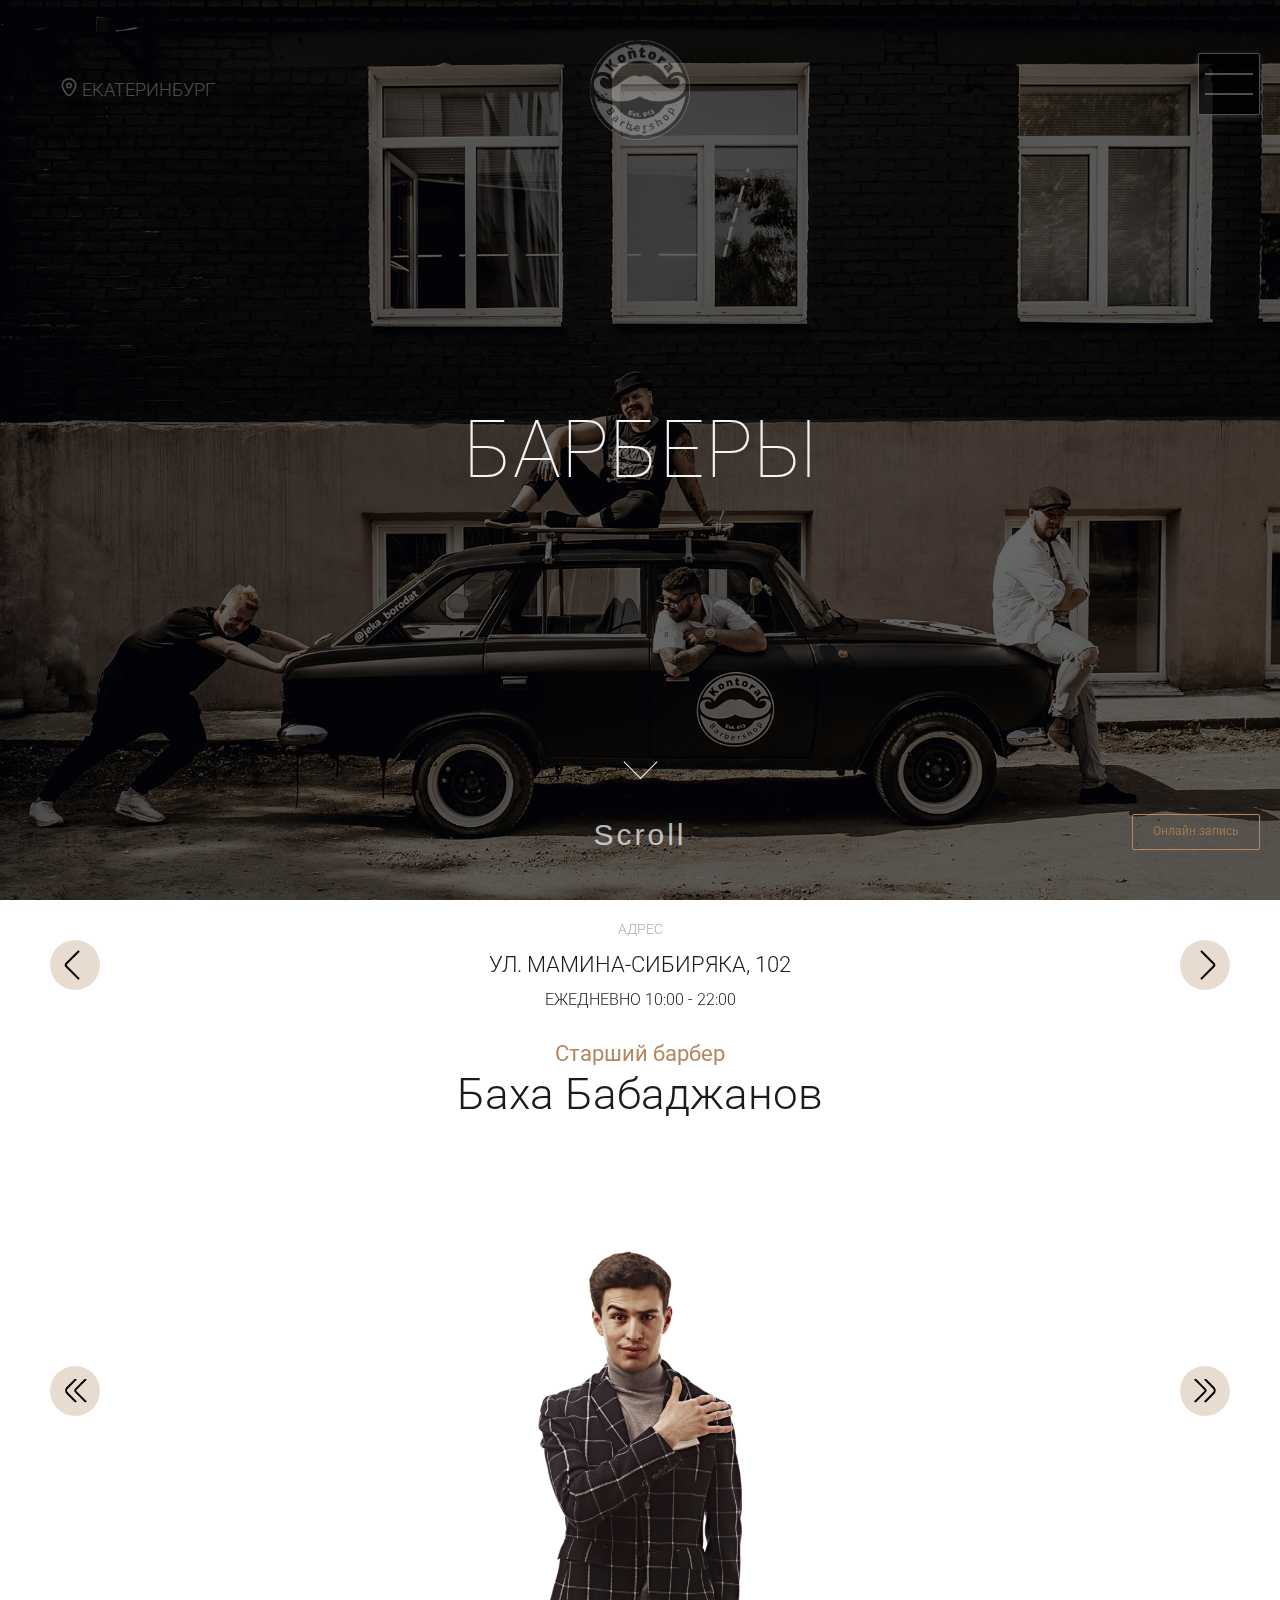
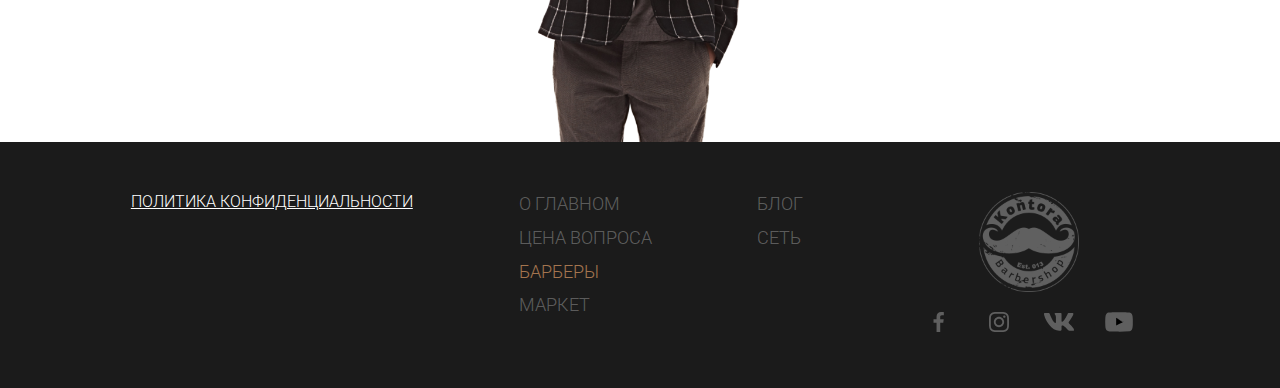
<file: barbers.html>
<!DOCTYPE html>
<html lang="ru">

<head>
    <meta charset="UTF-8">
    <meta http-equiv="X-UA-Compatible" content="IE=edge">
    <meta name="viewport" content="width=device-width, initial-scale=1.0">
    <link rel="stylesheet" href="css/normalize.css">
    <link rel="stylesheet" href="css/slick.css">
    <link rel="preconnect" href="https://fonts.googleapis.com">
    <link href="https://fonts.googleapis.com/css?family=Roboto:100,300,regular&display=swap&subset=cyrillic-ext"
        rel="stylesheet">
    <link rel="stylesheet" href="css/style.css">
    <title>Барберы</title>
</head>

<body>

    <div class="wrapper">

        <header class="header">
            <div class="header__body">

                <div class="header__maps menu">
                    <a class="menu__link menu__link-maps">
                        <span>
                            <svg xmlns="http://www.w3.org/2000/svg" id="Outline" viewBox="0 0 24 24" width="18"
                                height="18" fill="rgba(255, 255, 255, 0.3)">
                                <path class="svg-patch"
                                    d="M12,6a4,4,0,1,0,4,4A4,4,0,0,0,12,6Zm0,6a2,2,0,1,1,2-2A2,2,0,0,1,12,12Z" />
                                <path class="svg-patch"
                                    d="M12,24a5.271,5.271,0,0,1-4.311-2.2c-3.811-5.257-5.744-9.209-5.744-11.747a10.055,10.055,0,0,1,20.11,0c0,2.538-1.933,6.49-5.744,11.747A5.271,5.271,0,0,1,12,24ZM12,2.181a7.883,7.883,0,0,0-7.874,7.874c0,2.01,1.893,5.727,5.329,10.466a3.145,3.145,0,0,0,5.09,0c3.436-4.739,5.329-8.456,5.329-10.466A7.883,7.883,0,0,0,12,2.181Z" />
                            </svg>
                        </span>
                        <span>Екатеринбург</span>
                    </a>
                </div>

                <div class="header__navigation logo">
                    <a href="index.html" class="logo__link" aria-label="Вернутся на главную страницу">
                        <img src="images/svg/logo.svg" alt="Логотип компании barberkontora">
                    </a>
                </div>

                <button class="burger btn" type="button" aria-label="Меню открыть закрыть">
                    <span></span>
                </button>

                <div class="header__content popup-menu menu">

                    <div class="popup-menu__container">

                        <div data-content id="main-thing" class="popup-img"
                            style="background-image: linear-gradient(rgba(0, 0, 0, 0.7), rgba(0, 0, 0, 0.7)), url(images/popup-munu/item_1.jpg);">
                        </div>

                        <div data-content id="network" class="popup-img"
                            style="background-image: linear-gradient(rgba(0, 0, 0, 0.7), rgba(0, 0, 0, 0.7)), url(images/popup-munu/item_2.jpg);">
                        </div>

                        <div data-content id="price" class="popup-img"
                            style="background-image: linear-gradient(rgba(0, 0, 0, 0.7), rgba(0, 0, 0, 0.7)), url(images/popup-munu/item_3.jpg);">
                        </div>

                        <div data-content id="barbers" class="popup-img popup-img--active"
                            style="background-image: linear-gradient(rgba(0, 0, 0, 0.7), rgba(0, 0, 0, 0.7)), url(images/popup-munu/item_4.jpg);">
                        </div>

                        <div data-content id="market" class="popup-img"
                            style="background-image: linear-gradient(rgba(0, 0, 0, 0.7), rgba(0, 0, 0, 0.7)), url(images/popup-munu/item_5.jpg);">
                        </div>

                        <div data-content id="blog" class="popup-img"
                            style="background-image: linear-gradient(rgba(0, 0, 0, 0.7), rgba(0, 0, 0, 0.7)), url(images/popup-munu/item_6.jpg);">
                        </div>

                        <div data-content id="franchise" class="popup-img"
                            style="background-image: linear-gradient(rgba(0, 0, 0, 0.7), rgba(0, 0, 0, 0.7)), url(images/popup-munu/item_7.jpg);">
                        </div>

                    </div>


                    <ul class="menu__list" aria-label="Меню">

                        <li class="menu__item">
                            <div data-href="main-thing" class="menu__link">
                                <a href="mainthing.html" class="menu__link">О главном</a>
                            </div>
                        </li>


                        <li class="menu__item">
                            <div data-href="network" class="menu__link">
                                <a href="network.html" class="menu__link">Сеть</a>
                            </div>
                        </li>

                        <li class="menu__item">
                            <div data-href="price" class="menu__link">
                                <a href="price.html" class="menu__link">Цена вопроса</a>
                            </div>
                        </li>

                        <li class="menu__item">
                            <div data-href="barbers" class="menu__link menu__link--active">
                                <a class="menu__link disabled">Барберы</a>
                            </div>
                        </li>

                        <li class="menu__item">
                            <div data-href="market" class="menu__link">
                                <a href="market.html" class="menu__link">Маркет</a>
                            </div>
                        </li>

                        <li class="menu__item">
                            <div data-href="blog" class="menu__link">
                                <a href="blog.html" class="menu__link">Блог</a>
                            </div>
                        </li>
                    </ul>

                    <div class="btn">
                        <span class="btn__span"></span>
                        <a href="barbers.html" class="btn__link">Записаться на стрижку</a>
                    </div>

                </div>



                <div class="btn btn-link-fixed">
                    <span class="btn__span"></span>
                    <button data-href="entry1" class="btn__link popup-link">Онлайн запись</button>
                </div>
                <!-- modal-start -->
                <div id="entry1" class="popup entry" role="alert">
                    <div class="popup__body">
                        <div class="popup__content popup__content__entry">
                            <button type="button" class="popup__close close-popup"
                                aria-label="закрыть модальное окно"></button>

                            <form class="entry__form" action="#" method="post">

                                <p class="entry__title">Запись</p>

                                <fieldset class="entry__fieldset">

                                    <label class="entry__label">
                                        <b>Ваше имя</b>
                                        <input type="text" name="Имя клиента">
                                    </label>

                                    <label class="entry__label">
                                        <b>Ваш телефон</b>
                                        <input type="tel" name="Номер телефона клиента">
                                    </label>

                                    <label class="entry__label">
                                        <b class="entry__person-title">Выбрать адрес</b>
                                        <select class="entry__network" name="entry-network[]">
                                            <option value="УЛ. МАМИНА-СИБИРЯКА, 102">
                                                УЛ. МАМИНА-СИБИРЯКА, 102
                                            </option>
                                            <option value="УЛ. МАРШАЛА ЖУКОВА, 11">
                                                УЛ. МАРШАЛА ЖУКОВА, 11
                                            </option>
                                            <option value="УЛ. МАЛЫШЕВА, 71 | BOLSHOY">
                                                УЛ. МАЛЫШЕВА, 71 | BOLSHOY
                                            </option>
                                            <option value="УЛ. 8 МАРТА, 169">
                                                УЛ. 8 МАРТА, 169
                                            </option>
                                            <option value="УЛ. ТКАЧЕЙ, 17">
                                                УЛ. ТКАЧЕЙ, 17
                                            </option>
                                        </select>
                                    </label>

                                    <p class="entry__text">Мы свяжемся с вами для уточнения времени, даты и мастера.
                                    </p>

                                    <button class="entry__btn button">Записаться</button>

                                </fieldset>

                            </form>

                        </div>
                    </div>
                </div>
                <!-- modal-end -->



                <div class="decorection"></div>

            </div>
        </header>

        <main class="main">
            <div class="header-performance"
                style="background-image: linear-gradient(rgba(0, 0, 0, 0.6), rgba(0, 0, 0, 0.6)), url(images/bg/barbers-bg.jpg);">

                <div class="header-performance__container">
                    <h1 class="barbers-title">БаРБЕРЫ</h1>
                </div>
                <div id="section06" class="demo">
                    <a href="#barbers-info" aria-label="Перейти чуть ниже по странице"><span></span>Scroll</a>
                </div>
            </div>
            <div class="container">

                <div id="barbers-info" class="barbers barbers-info">

                    <div class="barbershop-slider barbershop">

                        <div class="barbershop__item">
                            <div class="barbershop__item-cell">
                                <span class="barbershop__address">
                                    АДРЕС
                                </span>
                                <h2 class="barbershop__maps">
                                    ул. Мамина-Сибиряка, 102
                                </h2>
                                <h3 class="barbershop__opening-hours">
                                    Ежедневно 10:00 - 22:00
                                </h3>
                            </div>
                        </div>

                        <div class="barbershop__item">
                            <div class="barbershop__item-cell">
                                <span class="barbershop__address">
                                    АДРЕС
                                </span>
                                <h2 class="barbershop__maps">
                                    ул. Маршала Жукова, 11
                                </h2>
                                <h3 class="barbershop__opening-hours">
                                    Ежедневно 10:00 - 22:00
                                </h3>
                            </div>
                        </div>

                        <div class="barbershop__item">
                            <div class="barbershop__item-cell">
                                <span class="barbershop__address">
                                    АДРЕС
                                </span>
                                <h2 class="barbershop__maps">
                                    ул. Малышева, 71 | Bolshoy
                                </h2>
                                <h3 class="barbershop__opening-hours">
                                    Ежедневно 10:00 - 22:00
                                </h3>
                            </div>
                        </div>

                        <div class="barbershop__item">
                            <div class="barbershop__item-cell">
                                <span class="barbershop__address">
                                    АДРЕС
                                </span>
                                <h2 class="barbershop__maps">
                                    ул. 8 Марта, 169
                                </h2>
                                <h3 class="barbershop__opening-hours">
                                    Ежедневно 10:00 - 22:00
                                </h3>
                            </div>
                        </div>

                    </div>

                    <div class="barbers-info__slider barbers-people">

                        <div class="barbers-people__item">
                            <div class="barbers-people__slider">



                                <div class="barbers-people__container">
                                    <div class="barbers-people__header">
                                        <h3 class="barbers-people__heading">
                                            Старший барбер
                                        </h3>
                                        <h2 class="barbers-people__title">
                                            Баха Бабаджанов
                                        </h2>
                                    </div>
                                    <figure class="barbers-people__images">
                                        <img src="images/barbers/barbers-people/barber_people-1.png"
                                            alt="Барбер Баха Бабаджанов">
                                    </figure>
                                </div>

                                <div class="barbers-people__container">
                                    <div class="barbers-people__header">
                                        <h3 class="barbers-people__heading">
                                            Барбер
                                        </h3>
                                        <h2 class="barbers-people__title">
                                            Александр Тетюев
                                        </h2>
                                    </div>
                                    <figure class="barbers-people__images">
                                        <img src="images/barbers/barbers-people/barber_people-2.png"
                                            alt="Барбер Александр Тетюев">
                                    </figure>
                                </div>

                                <div class="barbers-people__container">
                                    <div class="barbers-people__header">
                                        <h3 class="barbers-people__heading">
                                            Старший барбер
                                        </h3>
                                        <h2 class="barbers-people__title">
                                            Богдан Бородин
                                        </h2>
                                    </div>
                                    <figure class="barbers-people__images">
                                        <img src="images/barbers/barbers-people/barber_people-3.png"
                                            alt="Барбер Богдан Бородин">
                                    </figure>
                                </div>

                                <div class="barbers-people__container">
                                    <div class="barbers-people__header">
                                        <h3 class="barbers-people__heading">
                                            Барбер
                                        </h3>
                                        <h2 class="barbers-people__title">
                                            Рой Мбая
                                        </h2>
                                    </div>
                                    <figure class="barbers-people__images">
                                        <img src="images/barbers/barbers-people/barber_people-4.png"
                                            alt="Барбер Рой Мбая">
                                    </figure>
                                </div>


                            </div>
                        </div>

                        <div class="barbers-people__item">
                            <div class="barbers-people__slider">


                                <div class="barbers-people__container">
                                    <div class="barbers-people__header">
                                        <h3 class="barbers-people__heading">
                                            Старший барбер
                                        </h3>
                                        <h2 class="barbers-people__title">
                                            Евгений Новохацкий
                                        </h2>
                                    </div>
                                    <figure class="barbers-people__images">
                                        <img src="images/barbers/barbers-people/barber_people-5.png"
                                            alt="Барбер Евгений Новохацкий">
                                    </figure>
                                </div>

                                <div class="barbers-people__container">
                                    <div class="barbers-people__header">
                                        <h3 class="barbers-people__heading">
                                            Шеф барбер
                                        </h3>
                                        <h2 class="barbers-people__title">
                                            Олег Мухин
                                        </h2>
                                    </div>
                                    <figure class="barbers-people__images">
                                        <img src="images/barbers/home-barber-3.png" alt="Барбер Олег Мухин">
                                    </figure>
                                </div>

                                <div class="barbers-people__container">
                                    <div class="barbers-people__header">
                                        <h3 class="barbers-people__heading">
                                            Старший барбер
                                        </h3>
                                        <h2 class="barbers-people__title">
                                            Слава Зиновьев
                                        </h2>
                                    </div>
                                    <figure class="barbers-people__images">
                                        <img src="images/barbers/barbers-people/barber_people-6.png"
                                            alt="Барбер Слава Зиновьев">
                                    </figure>
                                </div>

                                <div class="barbers-people__container">
                                    <div class="barbers-people__header">
                                        <h3 class="barbers-people__heading">
                                            Барбер
                                        </h3>
                                        <h2 class="barbers-people__title">
                                            Алексей Уколов
                                        </h2>
                                    </div>
                                    <figure class="barbers-people__images">
                                        <img src="images/barbers/barbers-people/barber_people-7.png"
                                            alt="Барбер Алексей Уколов">
                                    </figure>
                                </div>

                                <div class="barbers-people__container">
                                    <div class="barbers-people__header">
                                        <h3 class="barbers-people__heading">
                                            Барбер
                                        </h3>
                                        <h2 class="barbers-people__title">
                                            Олег Черных
                                        </h2>
                                    </div>
                                    <figure class="barbers-people__images">
                                        <img src="images/barbers/barbers-people/barber_people-8.png"
                                            alt="Барбер Олег Черных">
                                    </figure>
                                </div>

                                <div class="barbers-people__container">
                                    <div class="barbers-people__header">
                                        <h3 class="barbers-people__heading">
                                            Барбер
                                        </h3>
                                        <h2 class="barbers-people__title">
                                            Сергей Табакаев
                                        </h2>
                                    </div>
                                    <figure class="barbers-people__images">
                                        <img src="images/barbers/barbers-people/barber_people-9.png"
                                            alt="Барбер Сергей Табакаев">
                                    </figure>
                                </div>

                                <div class="barbers-people__container">
                                    <div class="barbers-people__header">
                                        <h3 class="barbers-people__heading">
                                            Шеф барбер
                                        </h3>
                                        <h2 class="barbers-people__title">
                                            Евгений Антоненко
                                        </h2>
                                    </div>
                                    <figure class="barbers-people__images">
                                        <img src="images/barbers/home-barber-2.png" alt="Барбер Евгений Антоненко">
                                    </figure>
                                </div>

                                <div class="barbers-people__container">
                                    <div class="barbers-people__header">
                                        <h3 class="barbers-people__heading">
                                            Старший барбер
                                        </h3>
                                        <h2 class="barbers-people__title">
                                            Сергей Кулыгин
                                        </h2>
                                    </div>
                                    <figure class="barbers-people__images">
                                        <img src="images/barbers/barbers-people/barber_people-10.png"
                                            alt="Барбер Сергей Кулыгин">
                                    </figure>
                                </div>


                            </div>
                        </div>

                        <div class="barbers-people__item">
                            <div class="barbers-people__slider">


                                <div class="barbers-people__container">
                                    <div class="barbers-people__header">
                                        <h3 class="barbers-people__heading">
                                            Барбер
                                        </h3>
                                        <h2 class="barbers-people__title">
                                            Кирилл Хизнеченко
                                        </h2>
                                    </div>
                                    <figure class="barbers-people__images">
                                        <img src="images/barbers/barbers-people/barber_people-11.png"
                                            alt="Барбер Кирилл Хизнеченко">
                                    </figure>
                                </div>

                                <div class="barbers-people__container">
                                    <div class="barbers-people__header">
                                        <h3 class="barbers-people__heading">
                                            Барбер
                                        </h3>
                                        <h2 class="barbers-people__title">
                                            Максим Филлипов
                                        </h2>
                                    </div>
                                    <figure class="barbers-people__images">
                                        <img src="images/barbers/barbers-people/barber_people-12.png"
                                            alt="Барбер Максим Филлипов">
                                    </figure>
                                </div>

                                <div class="barbers-people__container">
                                    <div class="barbers-people__header">
                                        <h3 class="barbers-people__heading">
                                            Шеф барбер
                                        </h3>
                                        <h2 class="barbers-people__title">
                                            Святослав Пушкин
                                        </h2>
                                    </div>
                                    <figure class="barbers-people__images">
                                        <img src="images/barbers/home-barber-1.png" alt="Барбер Святослав Пушкин">
                                    </figure>
                                </div>

                                <div class="barbers-people__container">
                                    <div class="barbers-people__header">
                                        <h3 class="barbers-people__heading">
                                            Барбер
                                        </h3>
                                        <h2 class="barbers-people__title">
                                            Александр Салатов
                                        </h2>
                                    </div>
                                    <figure class="barbers-people__images">
                                        <img src="images/barbers/barbers-people/barber_people-13.png"
                                            alt="Барбер Александр Салатов">
                                    </figure>
                                </div>

                                <div class="barbers-people__container">
                                    <div class="barbers-people__header">
                                        <h3 class="barbers-people__heading">
                                            Старший барбер
                                        </h3>
                                        <h2 class="barbers-people__title">
                                            Дмитрий Минин
                                        </h2>
                                    </div>
                                    <figure class="barbers-people__images">
                                        <img src="images/barbers/barbers-people/barber_people-14.png"
                                            alt="Барбер Дмитрий Минин">
                                    </figure>
                                </div>

                                <div class="barbers-people__container">
                                    <div class="barbers-people__header">
                                        <h3 class="barbers-people__heading">
                                            Старший барбер
                                        </h3>
                                        <h2 class="barbers-people__title">
                                            Леонид Корюкалов
                                        </h2>
                                    </div>
                                    <figure class="barbers-people__images">
                                        <img src="images/barbers/barbers-people/barber_people-15.png"
                                            alt="Барбер Леонид Корюкалов">
                                    </figure>
                                </div>


                            </div>
                        </div>

                        <div class="barbers-people__item">
                            <div class="barbers-people__slider">


                                <div class="barbers-people__container">
                                    <div class="barbers-people__header">
                                        <h3 class="barbers-people__heading">
                                            Барбер
                                        </h3>
                                        <h2 class="barbers-people__title">
                                            Лёва Арутонян
                                        </h2>
                                    </div>
                                    <figure class="barbers-people__images">
                                        <img src="images/barbers/barbers-people/barber_people-16.png"
                                            alt="Барбер Лёва Арутонян">
                                    </figure>
                                </div>

                                <div class="barbers-people__container">
                                    <div class="barbers-people__header">
                                        <h3 class="barbers-people__heading">
                                            Барбер
                                        </h3>
                                        <h2 class="barbers-people__title">
                                            Евгений Белобородько
                                        </h2>
                                    </div>
                                    <figure class="barbers-people__images">
                                        <img src="images/barbers/barbers-people/barber_people-17.png"
                                            alt="Барбер Евгений Белобородько">
                                    </figure>
                                </div>

                                <div class="barbers-people__container">
                                    <div class="barbers-people__header">
                                        <h3 class="barbers-people__heading">
                                            Шеф барбер
                                        </h3>
                                        <h2 class="barbers-people__title">
                                            Артур Дивотян
                                        </h2>
                                    </div>
                                    <figure class="barbers-people__images">
                                        <img src="images/barbers/barbers-people/barber_people-18.png"
                                            alt="Барбер Артур Дивотян">
                                    </figure>
                                </div>

                                <div class="barbers-people__container">
                                    <div class="barbers-people__header">
                                        <h3 class="barbers-people__heading">
                                            Барбер
                                        </h3>
                                        <h2 class="barbers-people__title">
                                            Шах
                                        </h2>
                                    </div>
                                    <figure class="barbers-people__images">
                                        <img src="images/barbers/barbers-people/barber_people-19.png" alt="Барбер Шах">
                                    </figure>
                                </div>


                            </div>
                        </div>

                    </div>

                </div>

            </div>
        </main>

        <footer class="footer">
            <div class="container">
                <div class="footer__body">

                    <div class="footer__column">
                        <ul class="footer__list menu">
                            <li class="footer__item">
                                <a class="footer__conf menu__link" href="policy.html">
                                    Политика конфиденциальности
                                </a>
                            </li>
                        </ul>
                    </div>

                    <div class="footer__column footer__column-menu">
                        <ul class="footer__menu-list menu" aria-label="Меню">
                            <li class="footer__menu-item">
                                <a href="mainthing.html" class="menu__link">
                                    О ГЛАВНОМ
                                </a>
                            </li>
                            <li class="footer__menu-item">
                                <a href="price.html" class="menu__link">
                                    ЦЕНА ВОПРОСА
                                </a>
                            </li>
                            <li class="footer__menu-item">
                                <a href="#" class="menu__link disabled">
                                    БАРБЕРЫ
                                </a>
                            </li>
                            <li class="footer__menu-item">
                                <a href="market.html" class="menu__link">
                                    МАРКЕТ
                                </a>
                            </li>
                        </ul>
                    </div>

                    <div class="footer__column footer__column-menu">
                        <ul class="footer__menu-list menu" aria-label="Меню">
                            <li class="footer__menu-item">
                                <a href="blog.html" class="menu__link">
                                    БЛОГ
                                </a>
                            </li>
                            <li class="footer__menu-item">
                                <a href="network.html" class="menu__link">
                                    СЕТЬ
                                </a>
                            </li>
                        </ul>
                    </div>

                    <div class="footer__column footer__column-social">

                        <div class="logo">
                            <a href="index.html" class="logo__link" aria-label="Вернутся на главную страницу">
                                <img src="images/svg/logo.svg" alt="Логотип компании БАРБЕРКОНТОРА">
                            </a>
                        </div>

                        <div class="footer__social social">
                            <ul class="social__list" aria-label="Наши социальные сети">
                                <li class="social__item">
                                    <a href="https://www.facebook.com/" aria-label="Перейти на сайт Фейсбук"
                                        target="_blank" class="social__link">
                                        <svg width="11px" height="20px" viewBox="0 0 11 20"
                                            fill="rgba(255, 255, 255, 0.3)" xmlns="http://www.w3.org/2000/svg"
                                            xmlns:xlink="http://www.w3.org/1999/xlink">
                                            <g transform="translate(-710.000000, -8017.000000)">
                                                <g transform="translate(0.000000, 7837.000000)">
                                                    <g transform="translate(630.000000, 180.000000)">
                                                        <g transform="translate(80.000000, 0.000000)">
                                                            <path class="svg-patch"
                                                                d="M6.71192308,19.9118269 L6.71192308,10.8290385 L9.76067308,10.8290385 L10.2171154,7.28932692 L6.71192308,7.28932692 L6.71192308,5.02932692 C6.71192308,4.00451923 6.99653846,3.30605769 8.46625,3.30605769 L10.3406731,3.30519231 L10.3406731,0.139326923 C10.0163462,0.0963461538 8.90375,0 7.60932692,0 C4.90682692,0 3.05663462,1.64951923 3.05663462,4.67894231 L3.05663462,7.28942308 L0,7.28942308 L0,10.8291346 L3.05653846,10.8291346 L3.05653846,19.9119231 L6.71192308,19.9118269 Z"
                                                                id="Shape"></path>
                                                        </g>
                                                    </g>
                                                </g>
                                            </g>
                                        </svg>
                                    </a>
                                </li>
                                <li class="social__item">
                                    <a href="https://www.instagram.com/" aria-label="Перейти на сайт Инстаграм"
                                        target="_blank" class="social__link">
                                        <svg width="20px" height="20px" viewBox="0 0 20 20"
                                            fill="rgba(255, 255, 255, 0.3)" xmlns="http://www.w3.org/2000/svg"
                                            xmlns:xlink="http://www.w3.org/1999/xlink">
                                            <g transform="translate(-670.000000, -8017.000000)">
                                                <g transform="translate(0.000000, 7837.000000)">
                                                    <g transform="translate(630.000000, 180.000000)">
                                                        <g transform="translate(40.000000, 0.000000)">
                                                            <path class="svg-patch"
                                                                d="M6.66720517,10 C6.66720517,8.15912763 8.15912763,6.66639742 10,6.66639742 C11.8408724,6.66639742 13.3336026,8.15912763 13.3336026,10 C13.3336026,11.8408724 11.8408724,13.3336026 10,13.3336026 C8.15912763,13.3336026 6.66720517,11.8408724 6.66720517,10 M4.86510501,10 C4.86510501,12.8360258 7.16397415,15.134895 10,15.134895 C12.8360258,15.134895 15.134895,12.8360258 15.134895,10 C15.134895,7.16397415 12.8360258,4.86510501 10,4.86510501 C7.16397415,4.86510501 4.86510501,7.16397415 4.86510501,10 M14.138126,4.66155089 C14.138126,5.32390953 14.6752827,5.86187399 15.3384491,5.86187399 C16.0008078,5.86187399 16.5387722,5.32390953 16.5387722,4.66155089 C16.5387722,3.99919225 16.0016155,3.46203554 15.3384491,3.46203554 C14.6752827,3.46203554 14.138126,3.99919225 14.138126,4.66155089 M5.95961228,18.1397415 C4.98465267,18.095315 4.45476575,17.9329564 4.10258481,17.7956381 C3.63570275,17.6138934 3.30290792,17.3974152 2.95234249,17.0476575 C2.60258481,16.6978998 2.38529887,16.365105 2.20436187,15.8982229 C2.06704362,15.546042 1.90468498,15.0161551 1.86025848,14.0411955 C1.81179321,12.9870759 1.80210016,12.6704362 1.80210016,10 C1.80210016,7.32956381 1.81260097,7.01373183 1.86025848,5.95880452 C1.90468498,4.98384491 2.06785137,4.45476575 2.20436187,4.10177706 C2.38610662,3.63489499 2.60258481,3.30210016 2.95234249,2.95153473 C3.30210016,2.60177706 3.63489499,2.38449111 4.10258481,2.20355412 C4.45476575,2.06623586 4.98465267,1.90387722 5.95961228,1.85945073 C7.01373183,1.81098546 7.33037157,1.80129241 10,1.80129241 C12.6704362,1.80129241 12.9862682,1.81179321 14.0411955,1.85945073 C15.0161551,1.90387722 15.5452342,2.06704362 15.8982229,2.20355412 C16.365105,2.38449111 16.6978998,2.60177706 17.0484653,2.95153473 C17.3982229,3.30129241 17.6147011,3.63489499 17.7964459,4.10177706 C17.9337641,4.453958 18.0961228,4.98384491 18.1405493,5.95880452 C18.1890145,7.01373183 18.1987076,7.32956381 18.1987076,10 C18.1987076,12.6696284 18.1890145,12.9862682 18.1405493,14.0411955 C18.0961228,15.0161551 17.9329564,15.546042 17.7964459,15.8982229 C17.6147011,16.365105 17.3982229,16.6978998 17.0484653,17.0476575 C16.6987076,17.3974152 16.365105,17.6138934 15.8982229,17.7956381 C15.546042,17.9329564 15.0161551,18.095315 14.0411955,18.1397415 C12.9870759,18.1882068 12.6704362,18.1978998 10,18.1978998 C7.33037157,18.1978998 7.01373183,18.1882068 5.95961228,18.1397415 M5.87722132,0.0605815832 C4.81260097,0.10904685 4.08562197,0.277867528 3.44991922,0.525040388 C2.79240711,0.780290792 2.23505654,1.12277868 1.67851373,1.67851373 C1.12277868,2.23424879 0.780290792,2.79159935 0.525040388,3.44991922 C0.277867528,4.08562197 0.10904685,4.81260097 0.0605815832,5.87722132 C0.0113085622,6.94345719 0,7.28432956 0,10 C0,12.7156704 0.0113085622,13.0565428 0.0605815832,14.1227787 C0.10904685,15.187399 0.277867528,15.914378 0.525040388,16.5500808 C0.780290792,17.2075929 1.12197092,17.7657512 1.67851373,18.3214863 C2.23424879,18.8772213 2.79159935,19.2189015 3.44991922,19.4749596 C4.08642973,19.7221325 4.81260097,19.8909532 5.87722132,19.9394184 C6.94426494,19.9878837 7.28432956,20 10,20 C12.7164782,20 13.0565428,19.9886914 14.1227787,19.9394184 C15.187399,19.8909532 15.914378,19.7221325 16.5500808,19.4749596 C17.2075929,19.2189015 17.7649435,18.8772213 18.3214863,18.3214863 C18.8772213,17.7657512 19.2189015,17.2075929 19.4749596,16.5500808 C19.7221325,15.914378 19.8917609,15.187399 19.9394184,14.1227787 C19.9878837,13.0557351 19.9991922,12.7156704 19.9991922,10 C19.9991922,7.28432956 19.9878837,6.94345719 19.9394184,5.87722132 C19.8909532,4.81260097 19.7221325,4.08562197 19.4749596,3.44991922 C19.2189015,2.79240711 18.8772213,2.23505654 18.3214863,1.67851373 C17.7657512,1.12277868 17.2075929,0.780290792 16.5508885,0.525040388 C15.914378,0.277867528 15.187399,0.108239095 14.1235864,0.0605815832 C13.0573506,0.0121163166 12.7164782,0 10.0008078,0 C7.28432956,0 6.94426494,0.0113085622 5.87722132,0.0605815832">
                                                            </path>
                                                        </g>
                                                    </g>
                                                </g>
                                            </g>
                                        </svg>
                                    </a>
                                </li>
                                <li class="social__item">
                                    <a href="https://vk.com/" aria-label="Перейти на сайт Вконтакте" target="_blank"
                                        class="social__link">
                                        <svg width="22px" height="20px" viewBox="0 0 20 12"
                                            fill="rgba(255, 255, 255, 0.3)" xmlns="http://www.w3.org/2000/svg"
                                            xmlns:xlink="http://www.w3.org/1999/xlink">
                                            <g transform="translate(-630.000000, -8021.000000)">
                                                <g transform="translate(0.000000, 7837.000000)">
                                                    <g transform="translate(630.000000, 180.000000)">
                                                        <path class="svg-patch"
                                                            d="M19.5395147,4.7972122 C19.6801992,4.32826385 19.5395147,4 18.882987,4 L16.6945614,4 C16.1318233,4 15.8817176,4.29700062 15.7410331,4.62526447 C15.7410331,4.62526447 14.6311886,7.34516492 13.0523958,9.09590544 C12.5365526,9.61174863 12.3177101,9.76806474 12.0363411,9.76806474 C11.8956566,9.76806474 11.6924456,9.61174863 11.6924456,9.14280027 L11.6924456,4.7972122 C11.6924456,4.23447418 11.5361295,4 11.0671811,4 L7.62822654,4 C7.28433109,4 7.06548852,4.2657374 7.06548852,4.50021158 C7.06548852,5.03168638 7.84706911,5.15673927 7.94085878,6.62611078 L7.94085878,9.8462228 C7.94085878,10.5496453 7.81580589,10.6746982 7.53443687,10.6746982 C6.79975112,10.6746982 4.98648416,7.95479778 3.92353455,4.82847542 C3.70469199,4.25010579 3.50148104,4 2.93874301,4 L0.750317365,4 C0.125052894,4 0,4.29700062 0,4.62526447 C0,5.20363411 0.734685753,8.07985067 3.4545862,11.8783323 C5.26785317,14.4731799 7.81580589,15.8800249 10.1292844,15.8800249 C11.5204979,15.8800249 11.6924456,15.5673927 11.6924456,15.0359179 L11.6924456,13.0663348 C11.6924456,12.4410704 11.8174985,12.3160175 12.2708152,12.3160175 C12.5990791,12.3160175 13.1461855,12.4723336 14.4436093,13.7228625 C15.9286124,15.2078656 16.1787182,15.8800249 17.0071936,15.8800249 L19.1956193,15.8800249 C19.8208837,15.8800249 20.133516,15.5673927 19.9459366,14.9577599 C19.7427257,14.348127 19.0393031,13.4571251 18.1014064,12.3941755 C17.5855632,11.7845427 16.8196143,11.1436466 16.6007717,10.8153827 C16.2725079,10.3933292 16.3662975,10.2057499 16.6007717,9.8462228 C16.6007717,9.83059119 19.2737773,6.07900437 19.5395147,4.7972122 L19.5395147,4.7972122 Z">
                                                        </path>
                                                    </g>
                                                </g>
                                            </g>
                                        </svg>
                                    </a>
                                </li>
                                <li class="social__item">
                                    <a href="https://www.youtube.com/" aria-label="Перейти на сайт Ютуб" target="_blank"
                                        class="social__link">
                                        <svg width="28px" height="20px" viewBox="0 0 28 20"
                                            xmlns="http://www.w3.org/2000/svg"
                                            xmlns:xlink="http://www.w3.org/1999/xlink">
                                            <g transform="translate(-741.000000, -8017.000000)">
                                                <g transform="translate(0.000000, 7837.000000)">
                                                    <g transform="translate(630.000000, 180.000000)">
                                                        <g transform="translate(111.000000, 0.000000)">
                                                            <path
                                                                d="M18.6010256,9.64615385 C16.0666667,8.29179487 13.64,7.04666667 11.1594872,5.74666667 L11.1594872,13.5235897 C13.7697436,12.1046154 16.5210256,10.8051282 18.6117949,9.64615385 L18.6010256,9.64615385 L18.6010256,9.64615385 Z"
                                                                fill="#000000"></path>
                                                            <path class="svg-patch"
                                                                d="M18.6010256,9.64615385 C16.0666667,8.29179487 11.1594872,5.74666667 11.1594872,5.74666667 L17.7020513,10.1441026 C17.7025641,10.1441026 16.5102564,10.8051282 18.6010256,9.64615385 Z"
                                                                fill="rgba(255, 255, 255, 0.3)"></path>
                                                            <path class="svg-patch"
                                                                d="M11.6364103,19.6112821 C6.37230769,19.514359 4.57435897,19.4271795 3.46923077,19.1994872 C2.72153846,19.0482051 2.07179487,18.7123077 1.59538462,18.2251282 C1.22717949,17.8564103 0.934358974,17.2938462 0.707179487,16.5133333 C0.512307692,15.8630769 0.436410256,15.3220513 0.328205128,14.0005128 C0.162564103,11.0179487 0.123076923,8.57948718 0.328205128,5.85487179 C0.497435897,4.35025641 0.579487179,2.56410256 1.70358974,1.52205128 C2.23435897,1.03435897 2.85179487,0.720512821 3.54512821,0.590769231 C4.62820513,0.385128205 9.2425641,0.222564103 14.0194872,0.222564103 C18.785641,0.222564103 23.4102564,0.385128205 24.494359,0.590769231 C25.3605128,0.753333333 26.1728205,1.24051282 26.6497436,1.86871795 C27.6753846,3.48205128 27.6933333,5.48820513 27.7974359,7.0574359 C27.8405128,7.80512821 27.8405128,12.0507692 27.7974359,12.7984615 C27.6353846,15.2784615 27.5051282,16.1558974 27.1369231,17.065641 C26.9092308,17.64 26.7148718,17.9430769 26.3784615,18.2789744 C25.850853,18.7958759 25.1782356,19.1396979 24.4502564,19.2646154 C19.8948718,19.6071795 16.0266667,19.6815385 11.6364103,19.6112821 L11.6364103,19.6112821 Z M18.6123077,9.64615385 C16.0779487,8.29179487 13.6512821,7.03589744 11.1707692,5.73589744 L11.1707692,13.5133333 C13.7810256,12.094359 16.5328205,10.794359 18.6230769,9.63538462 L18.6123077,9.64615385 Z"
                                                                fill="rgba(255, 255, 255, 0.3)"></path>
                                                        </g>
                                                    </g>
                                                </g>
                                            </g>
                                        </svg>
                                    </a>
                                </li>
                            </ul>
                        </div>
                    </div>

                </div>
            </div>
        </footer>

    </div>


    <script src="https://ajax.googleapis.com/ajax/libs/jquery/3.4.1/jquery.min.js"></script>
    <script src="js/slick.min.js"></script>
    <script src="js/burger-menu-hover.js"></script>
    <script src="js/burger.js"></script>
    <script src="js/modal.js"></script>
    <script src="js/tabs.js"></script>
    <script src="js/main.js"></script>

</body>

</html>
</file>
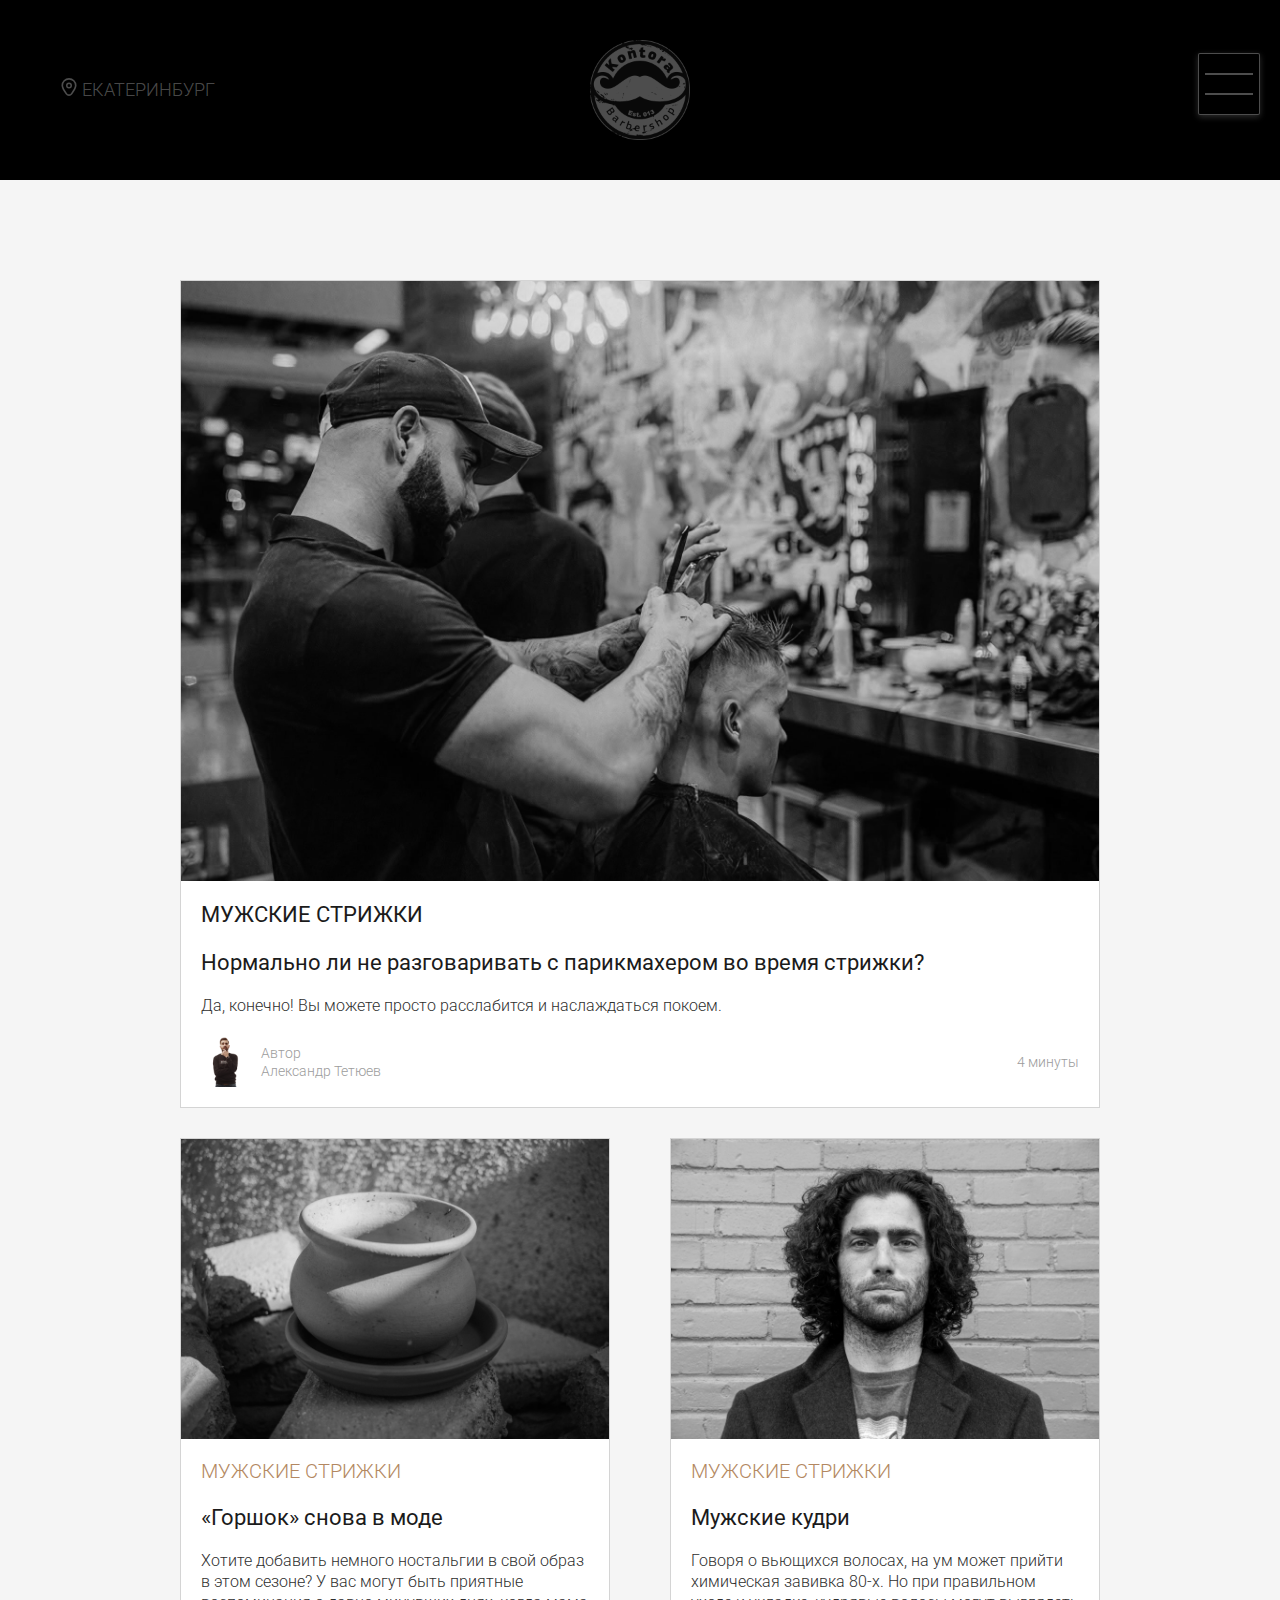
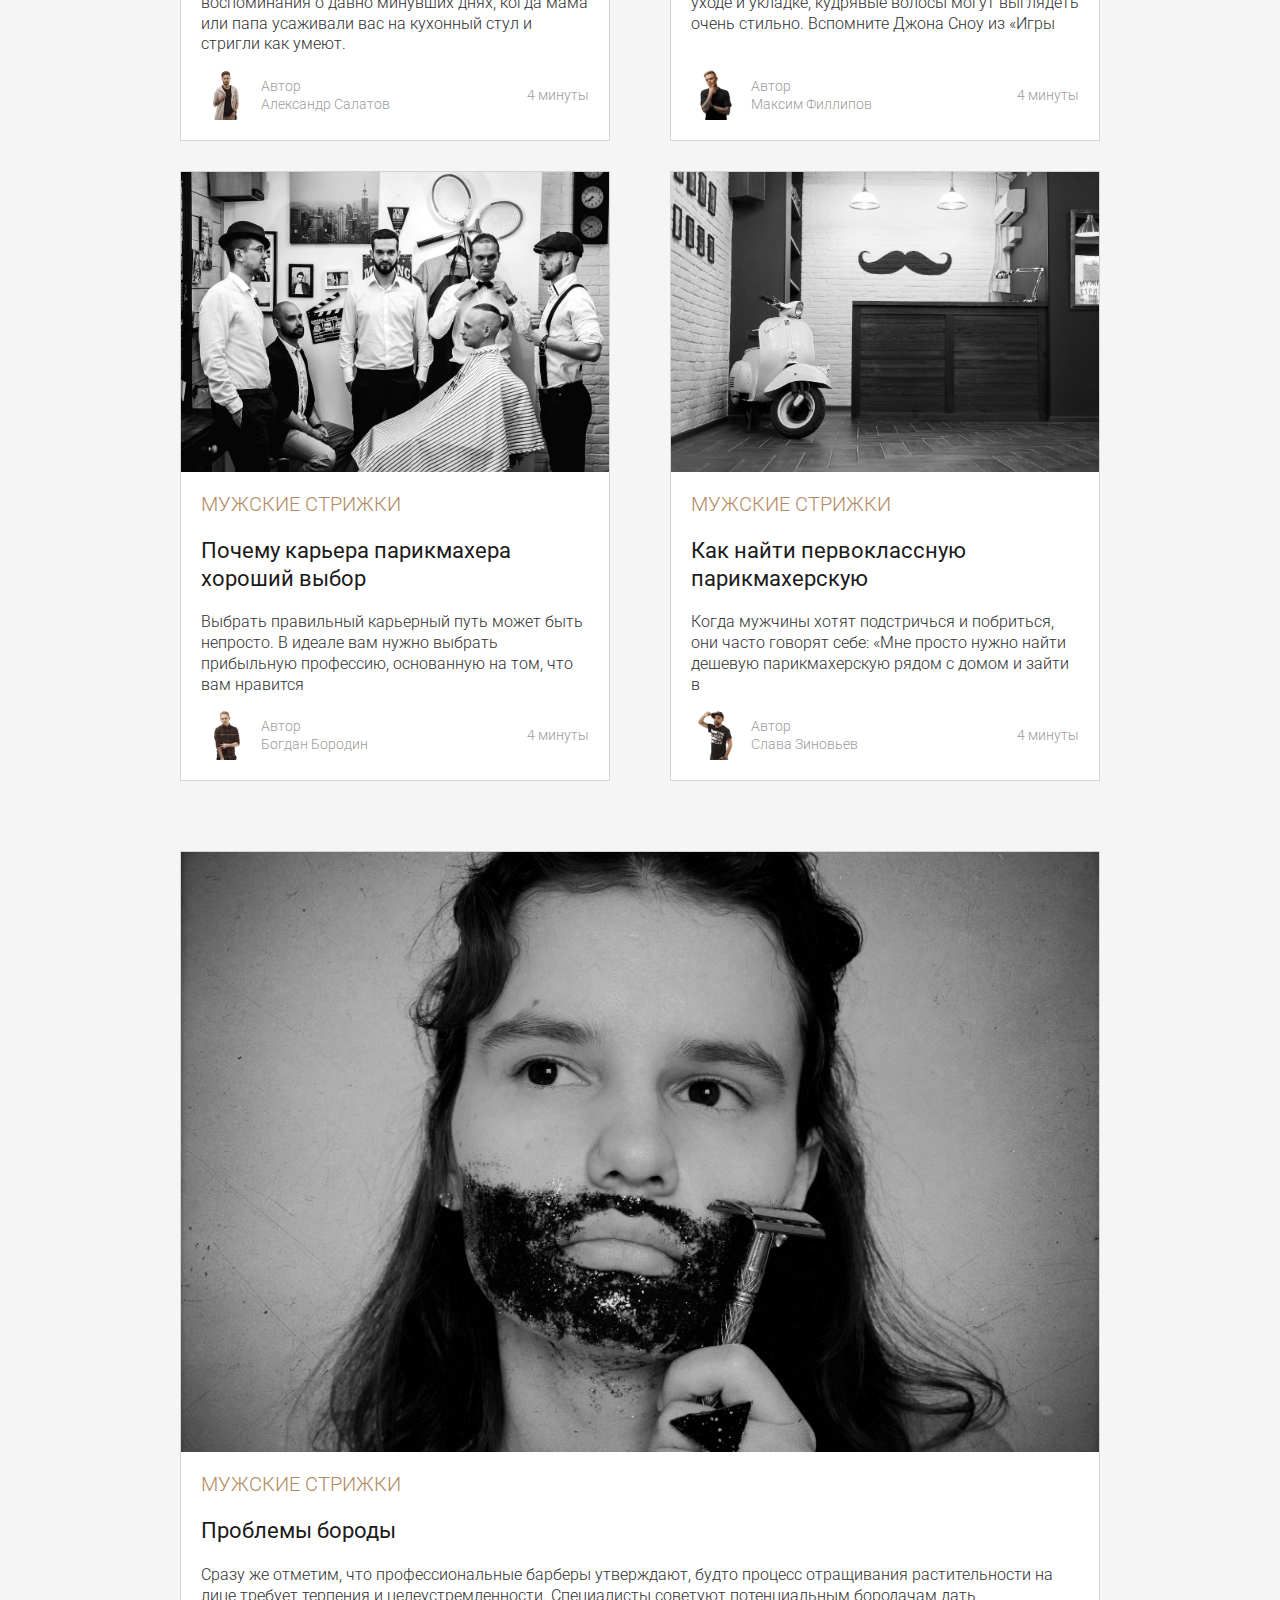
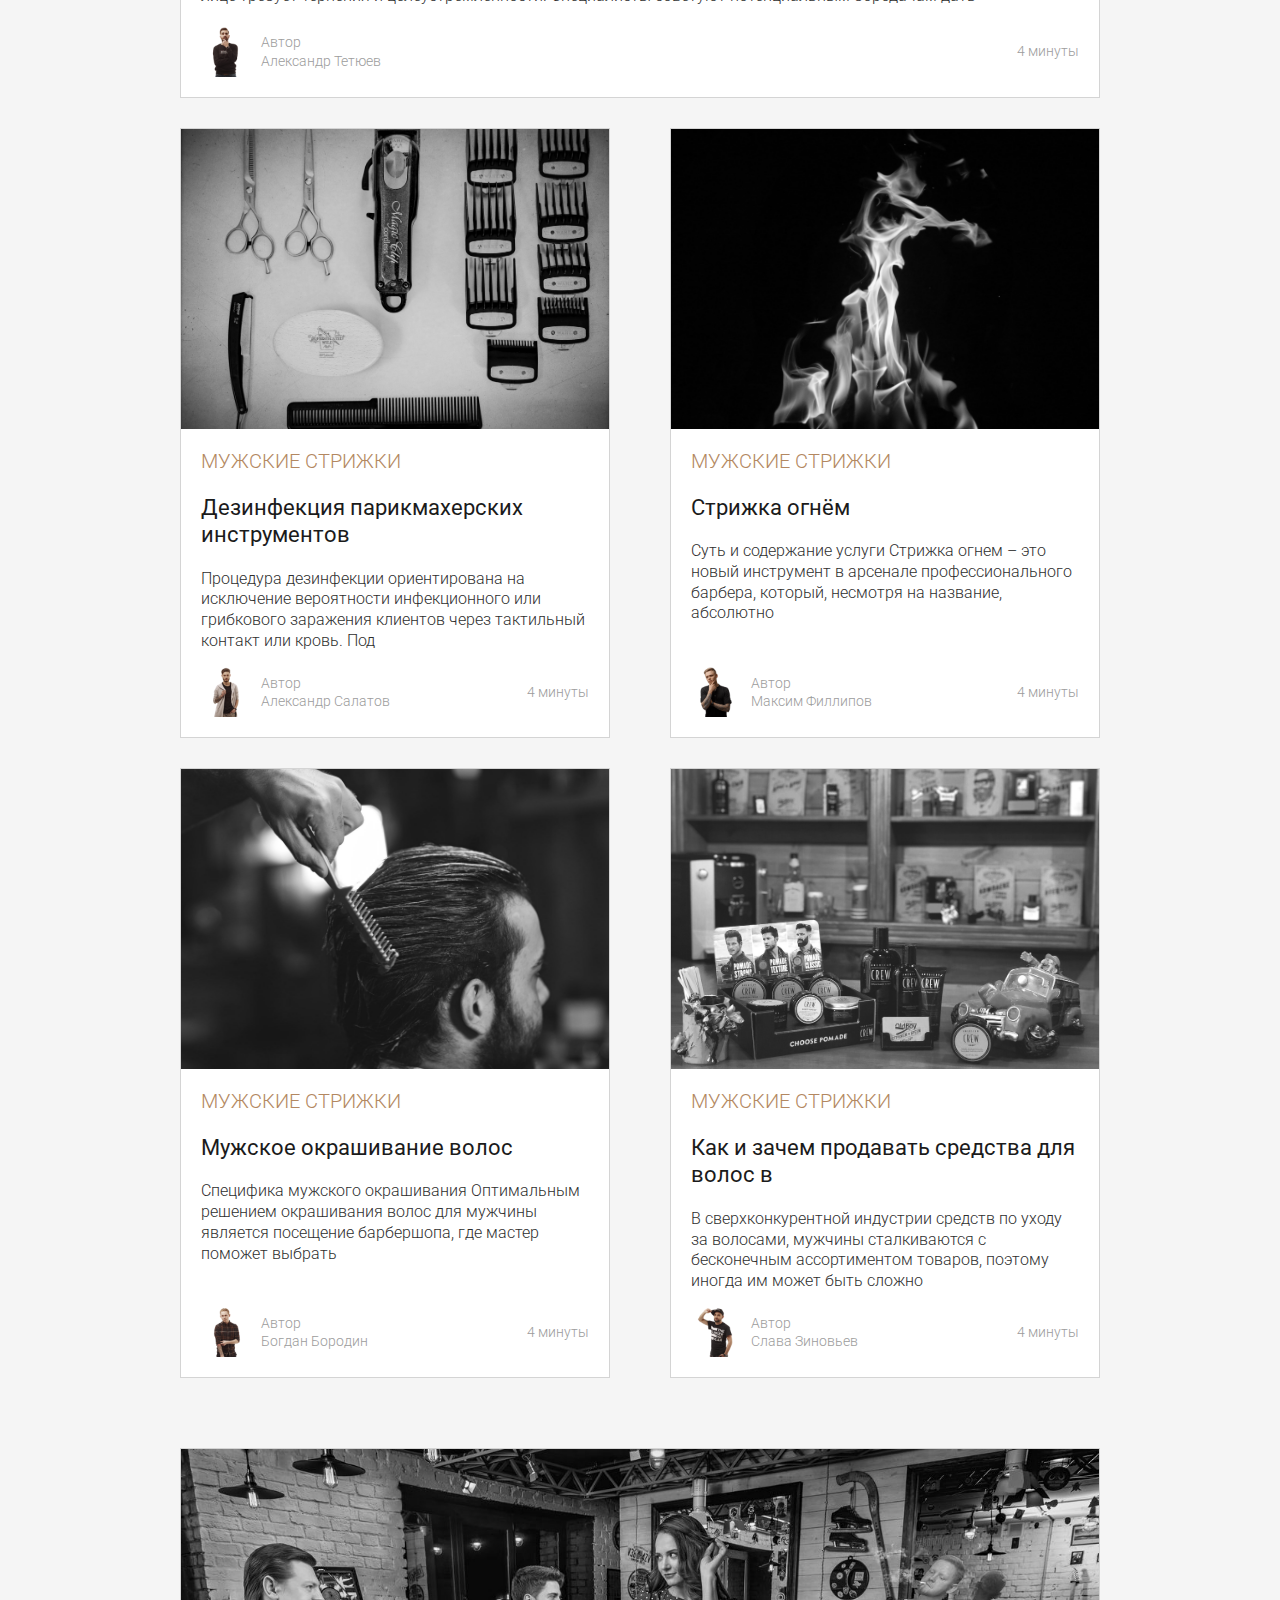
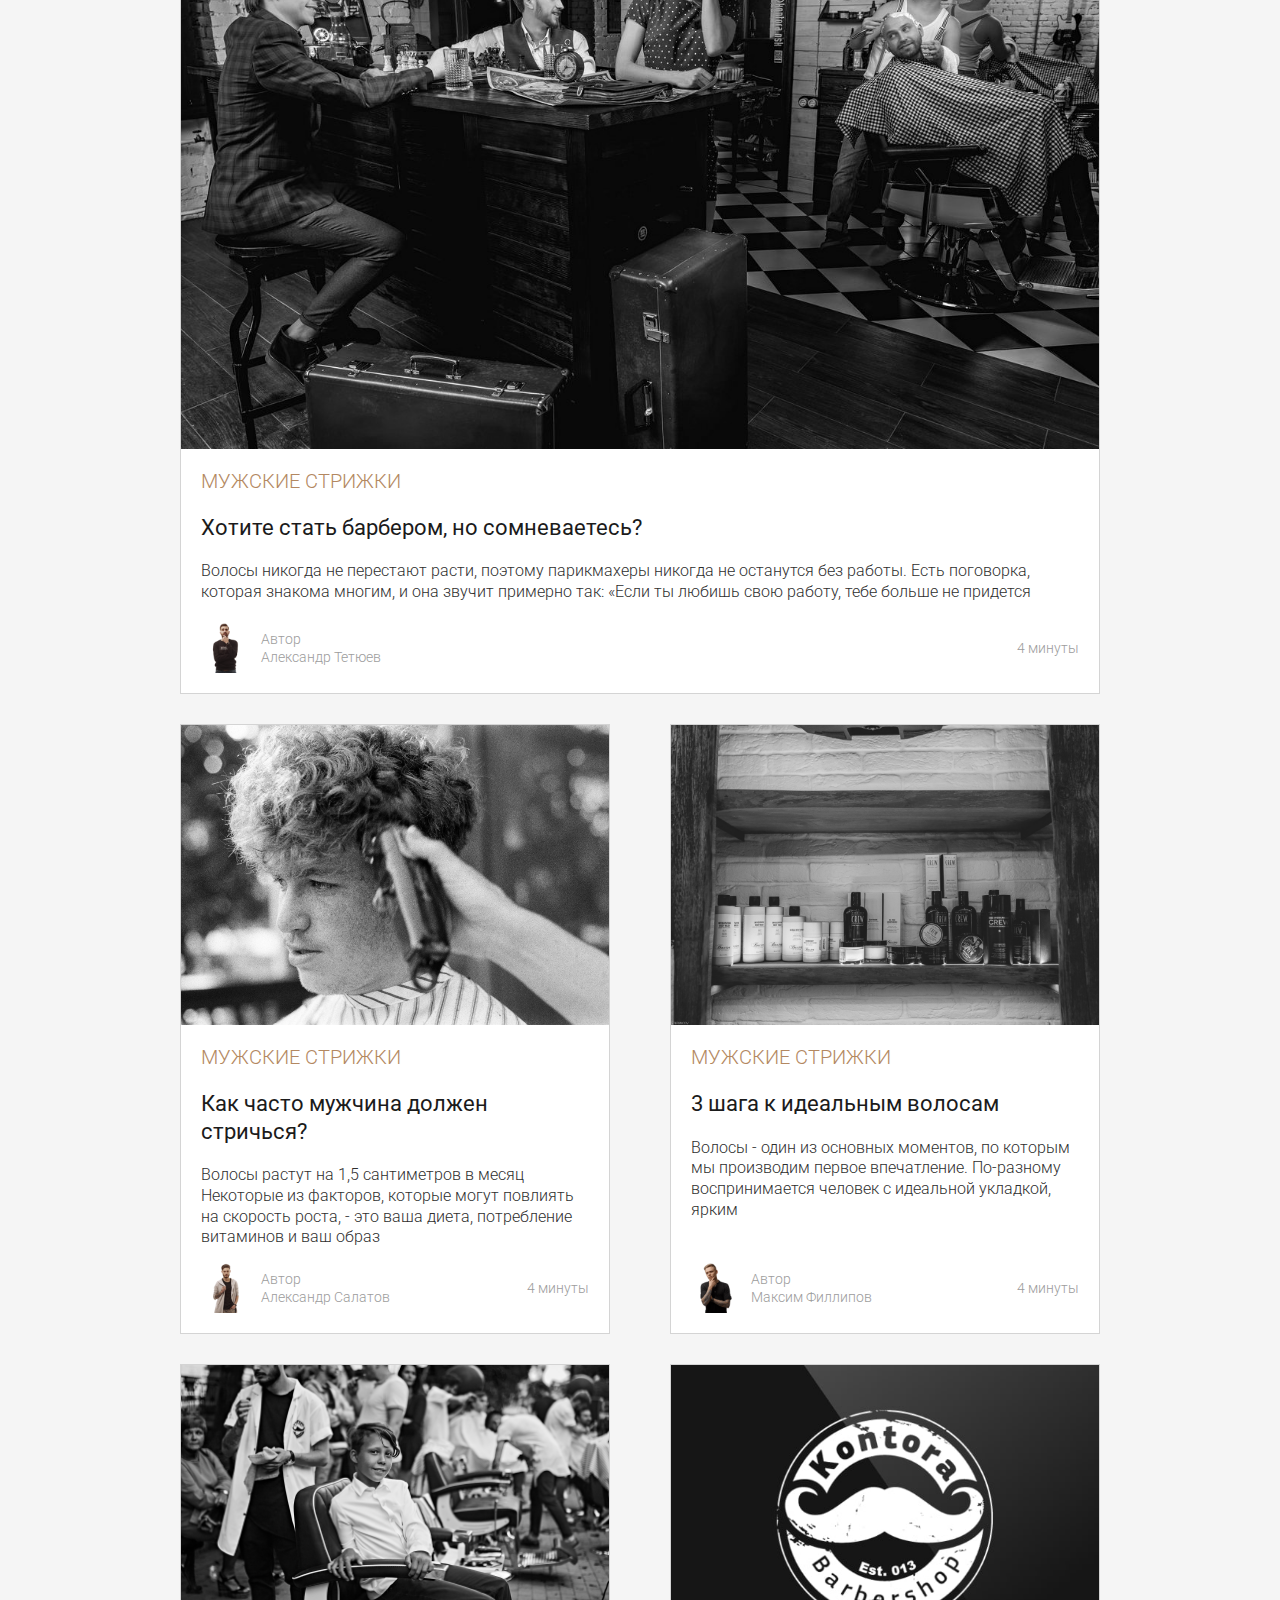
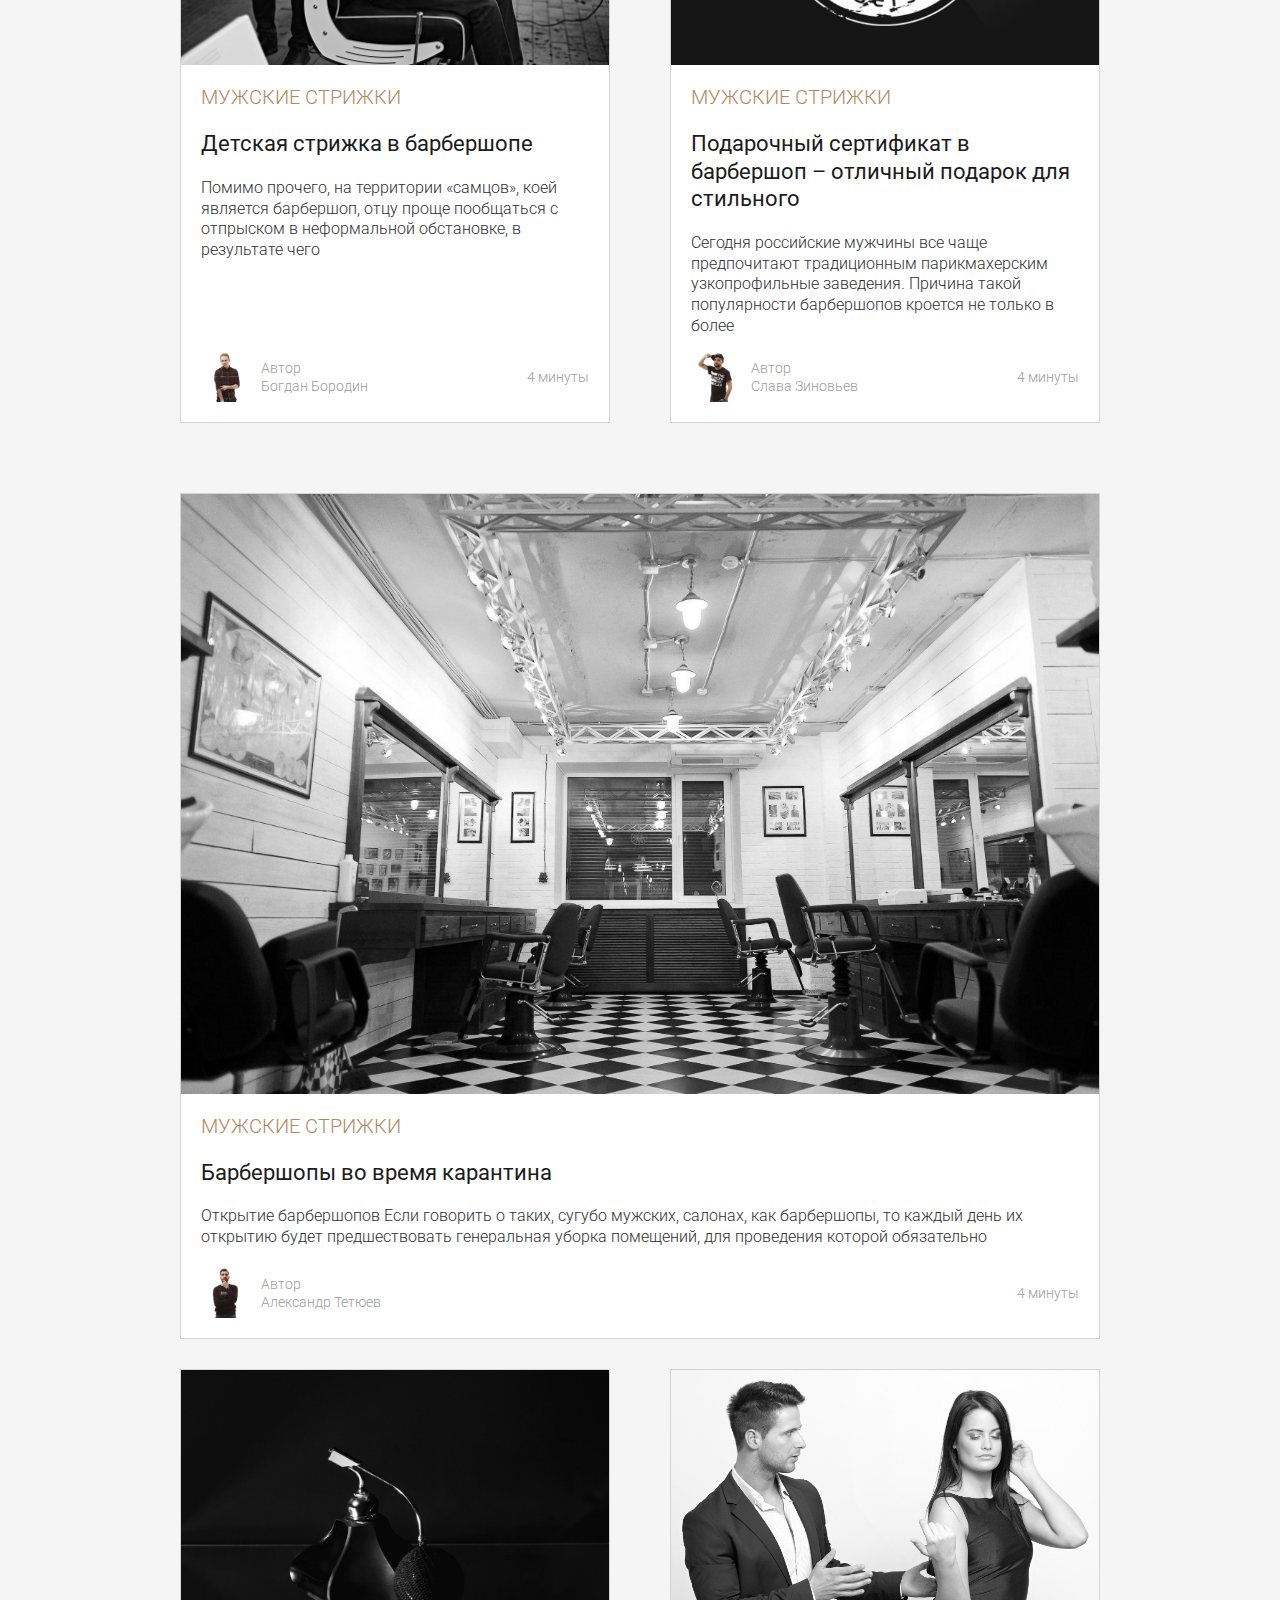
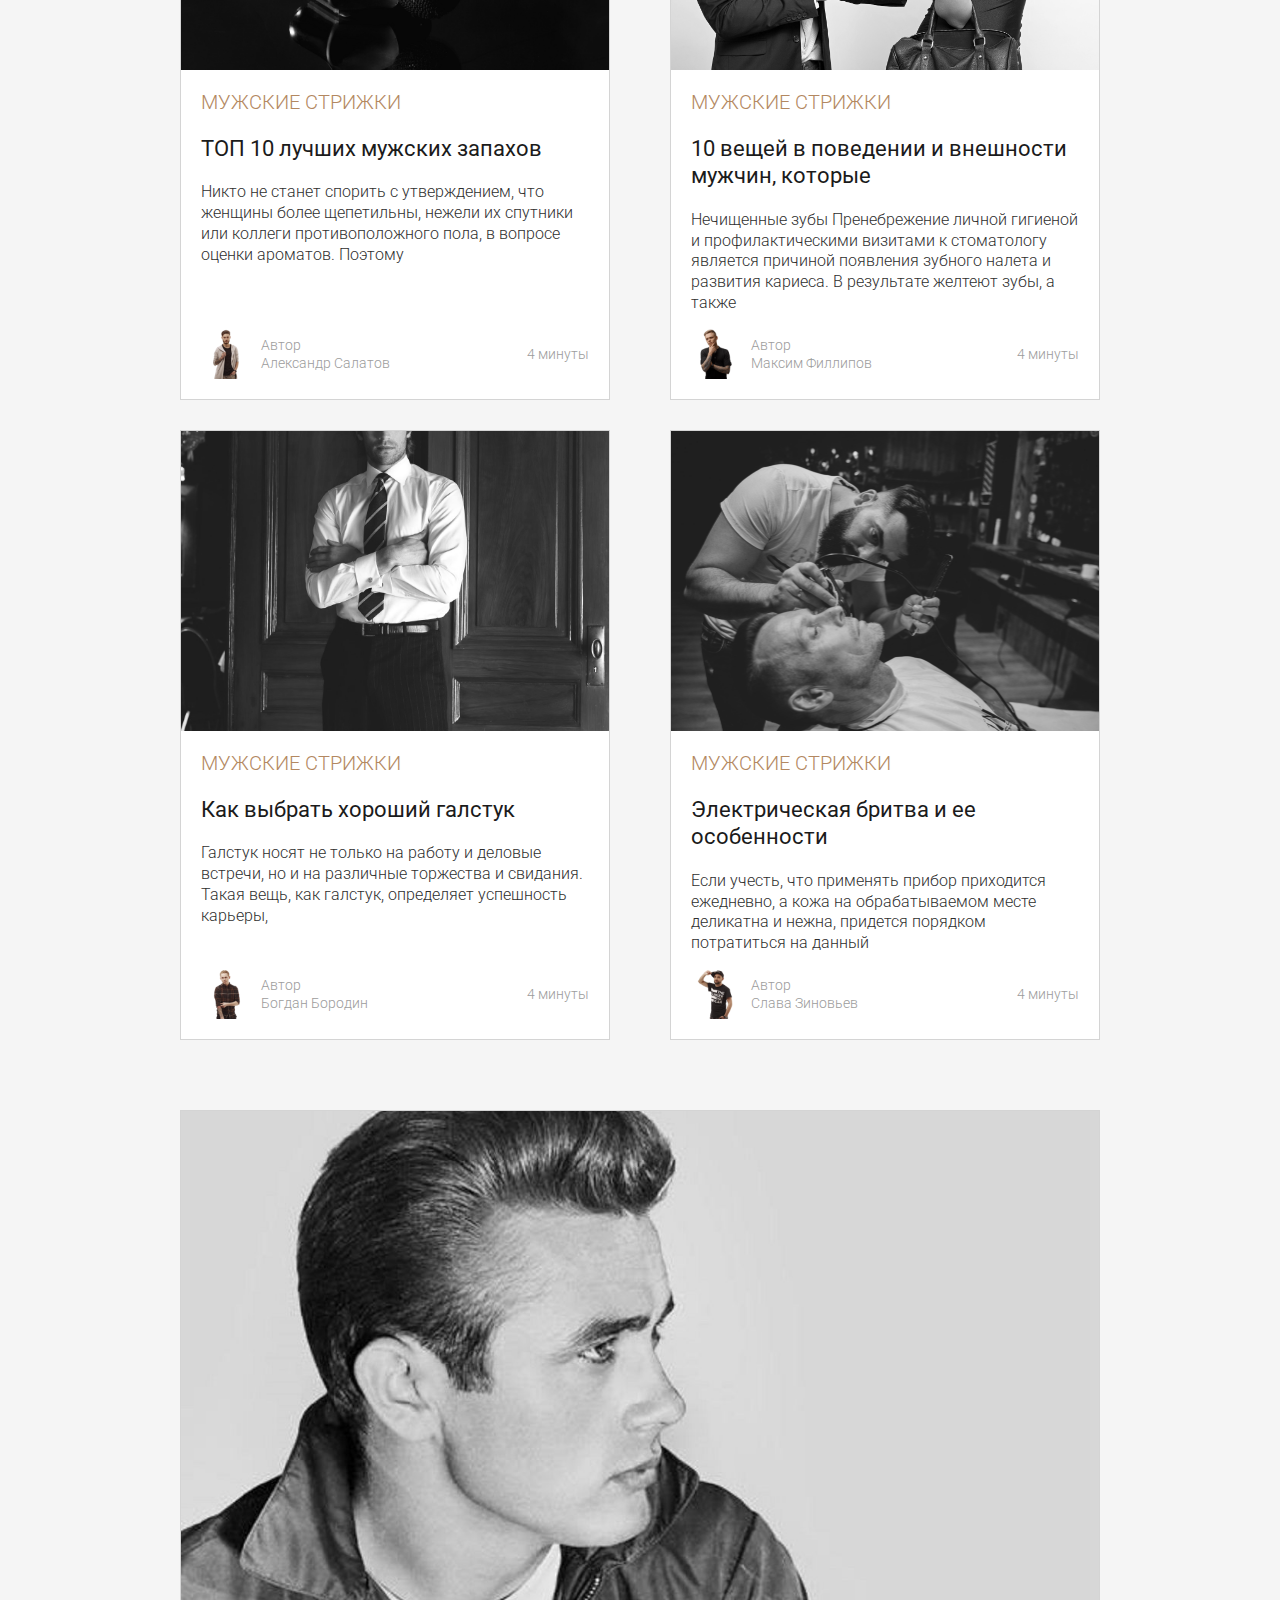
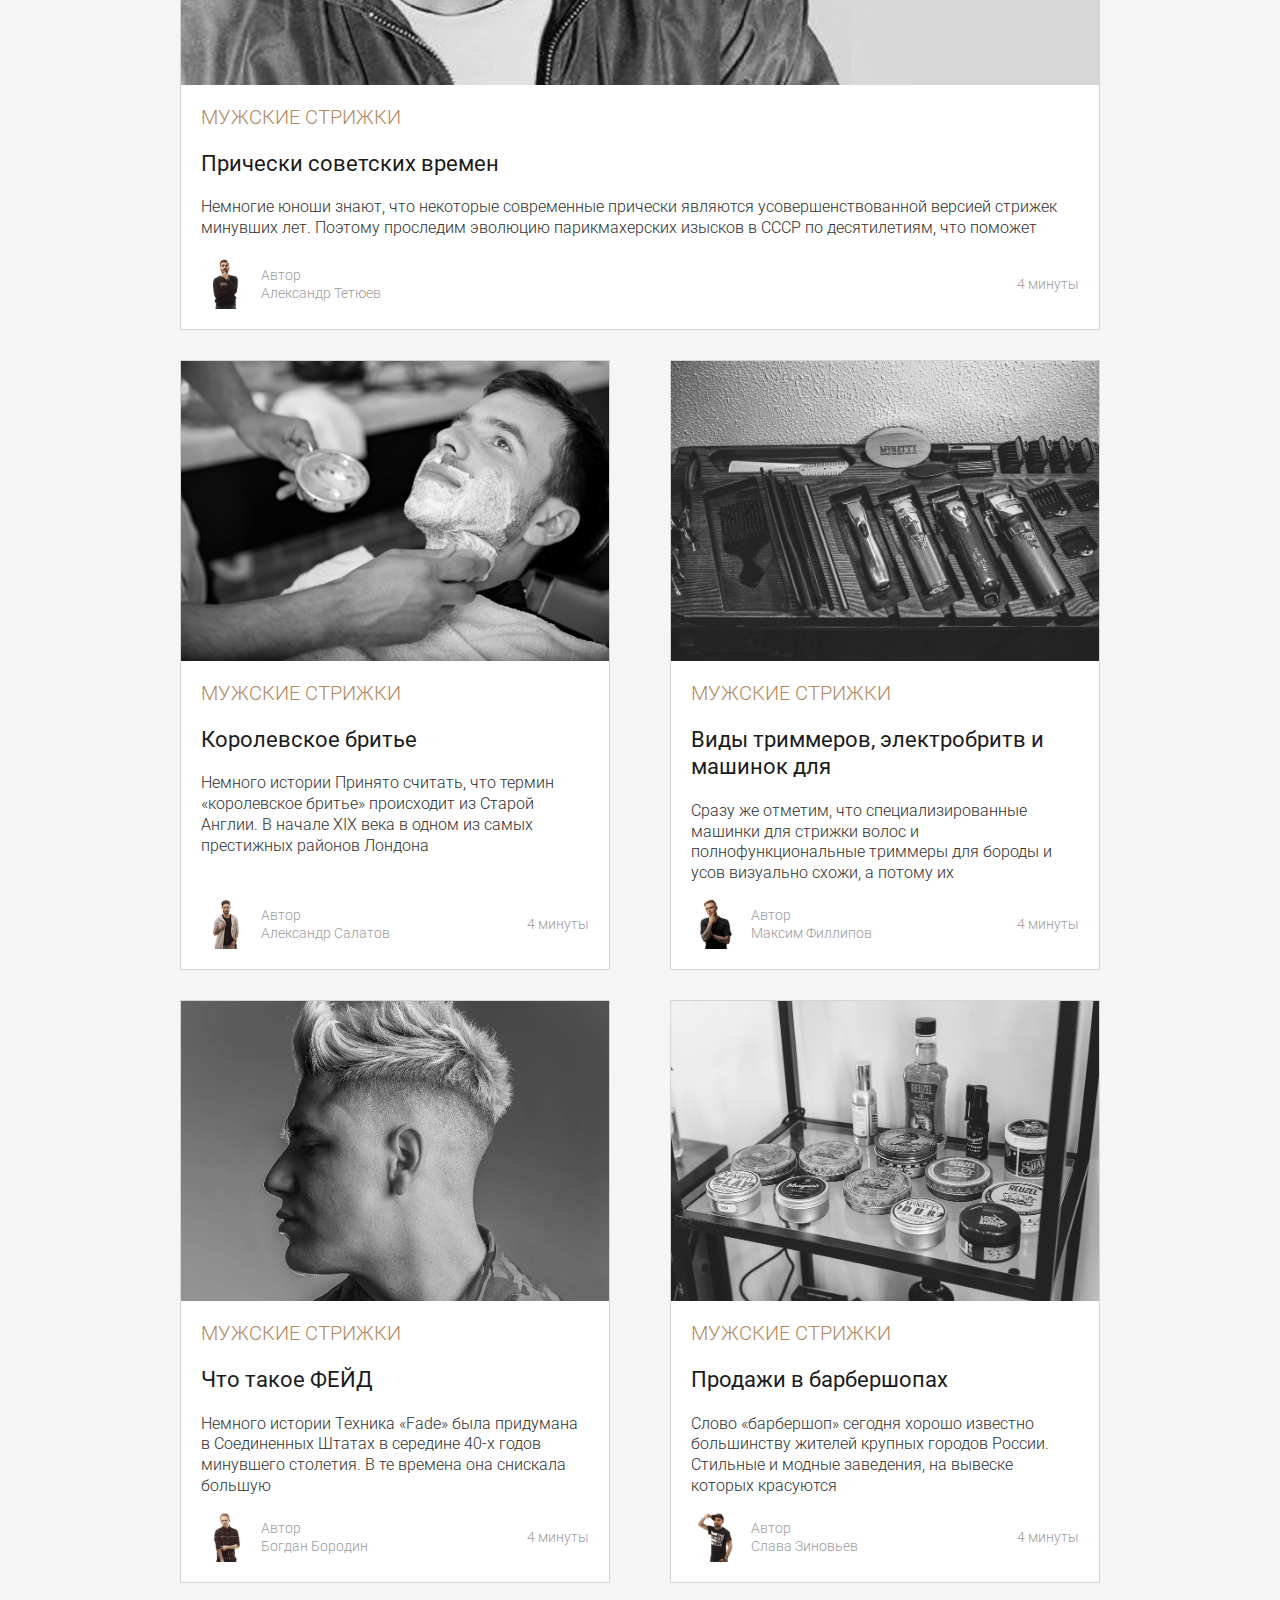
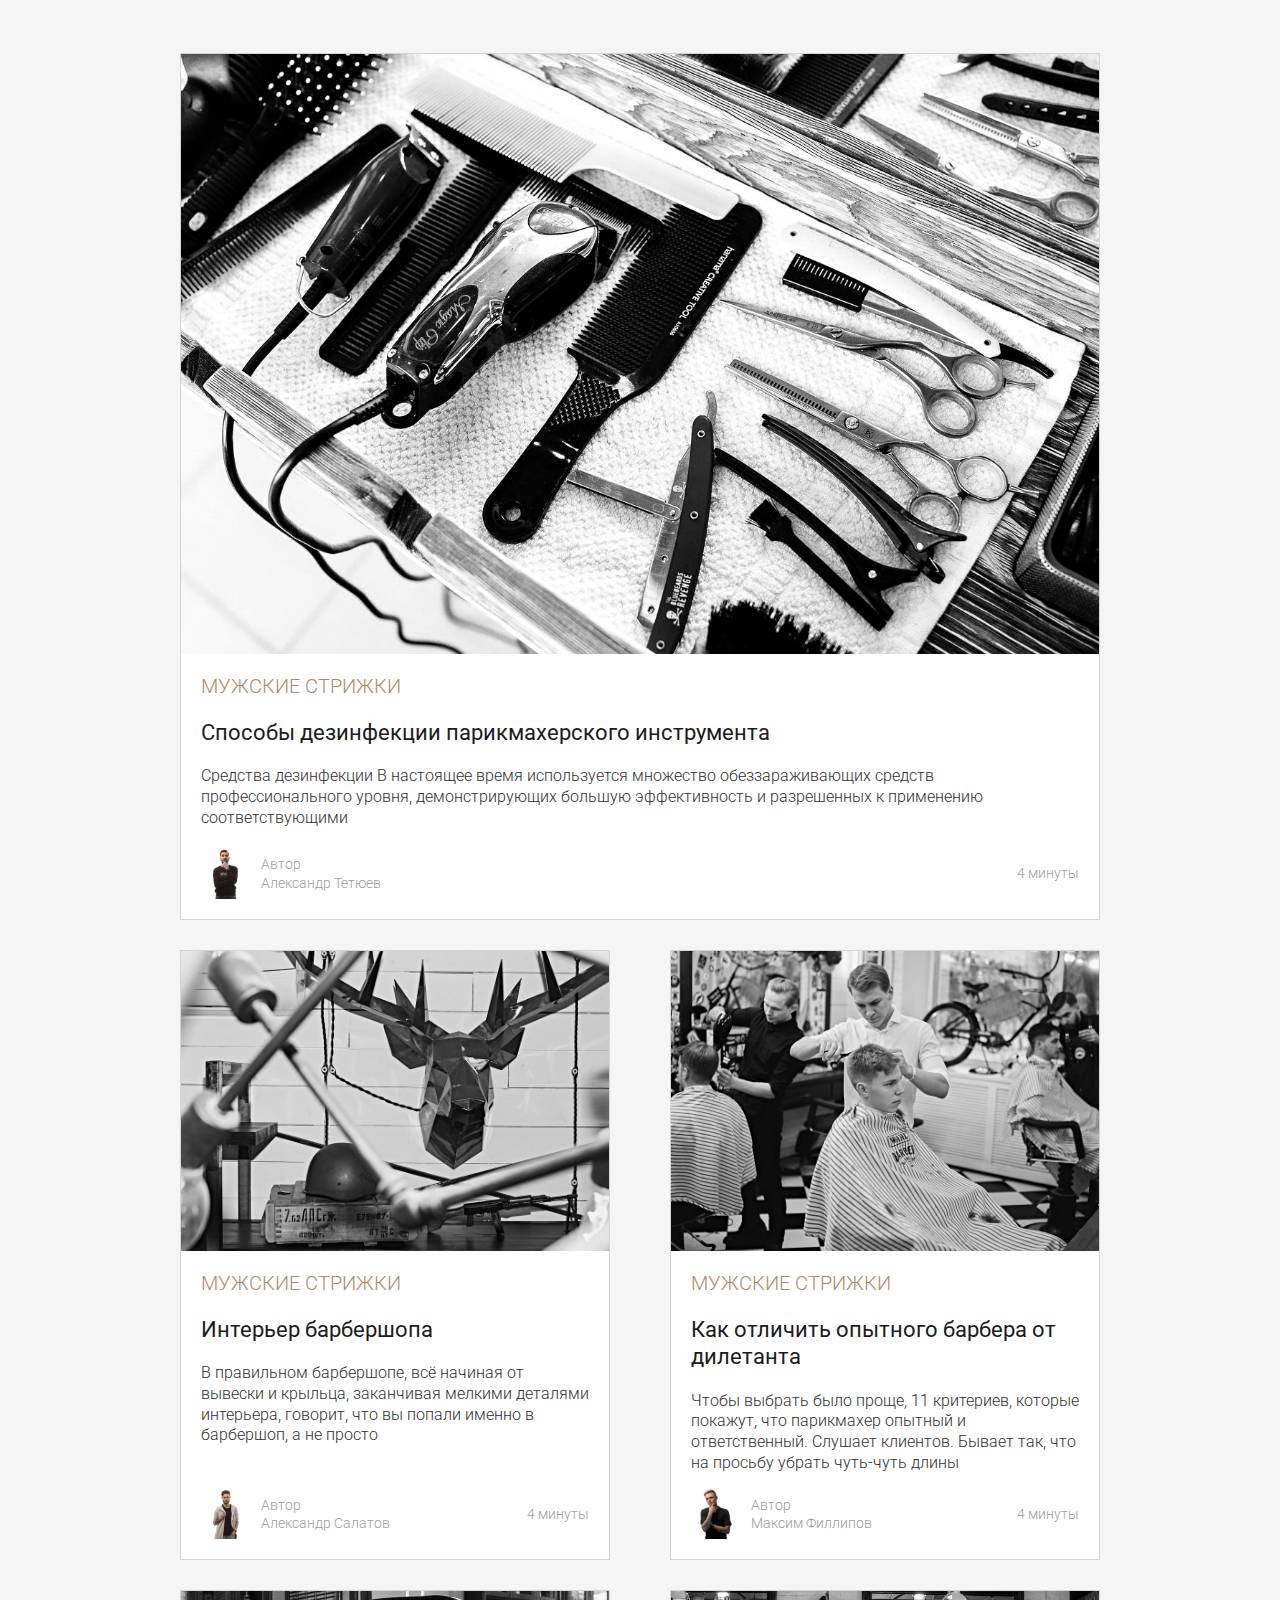
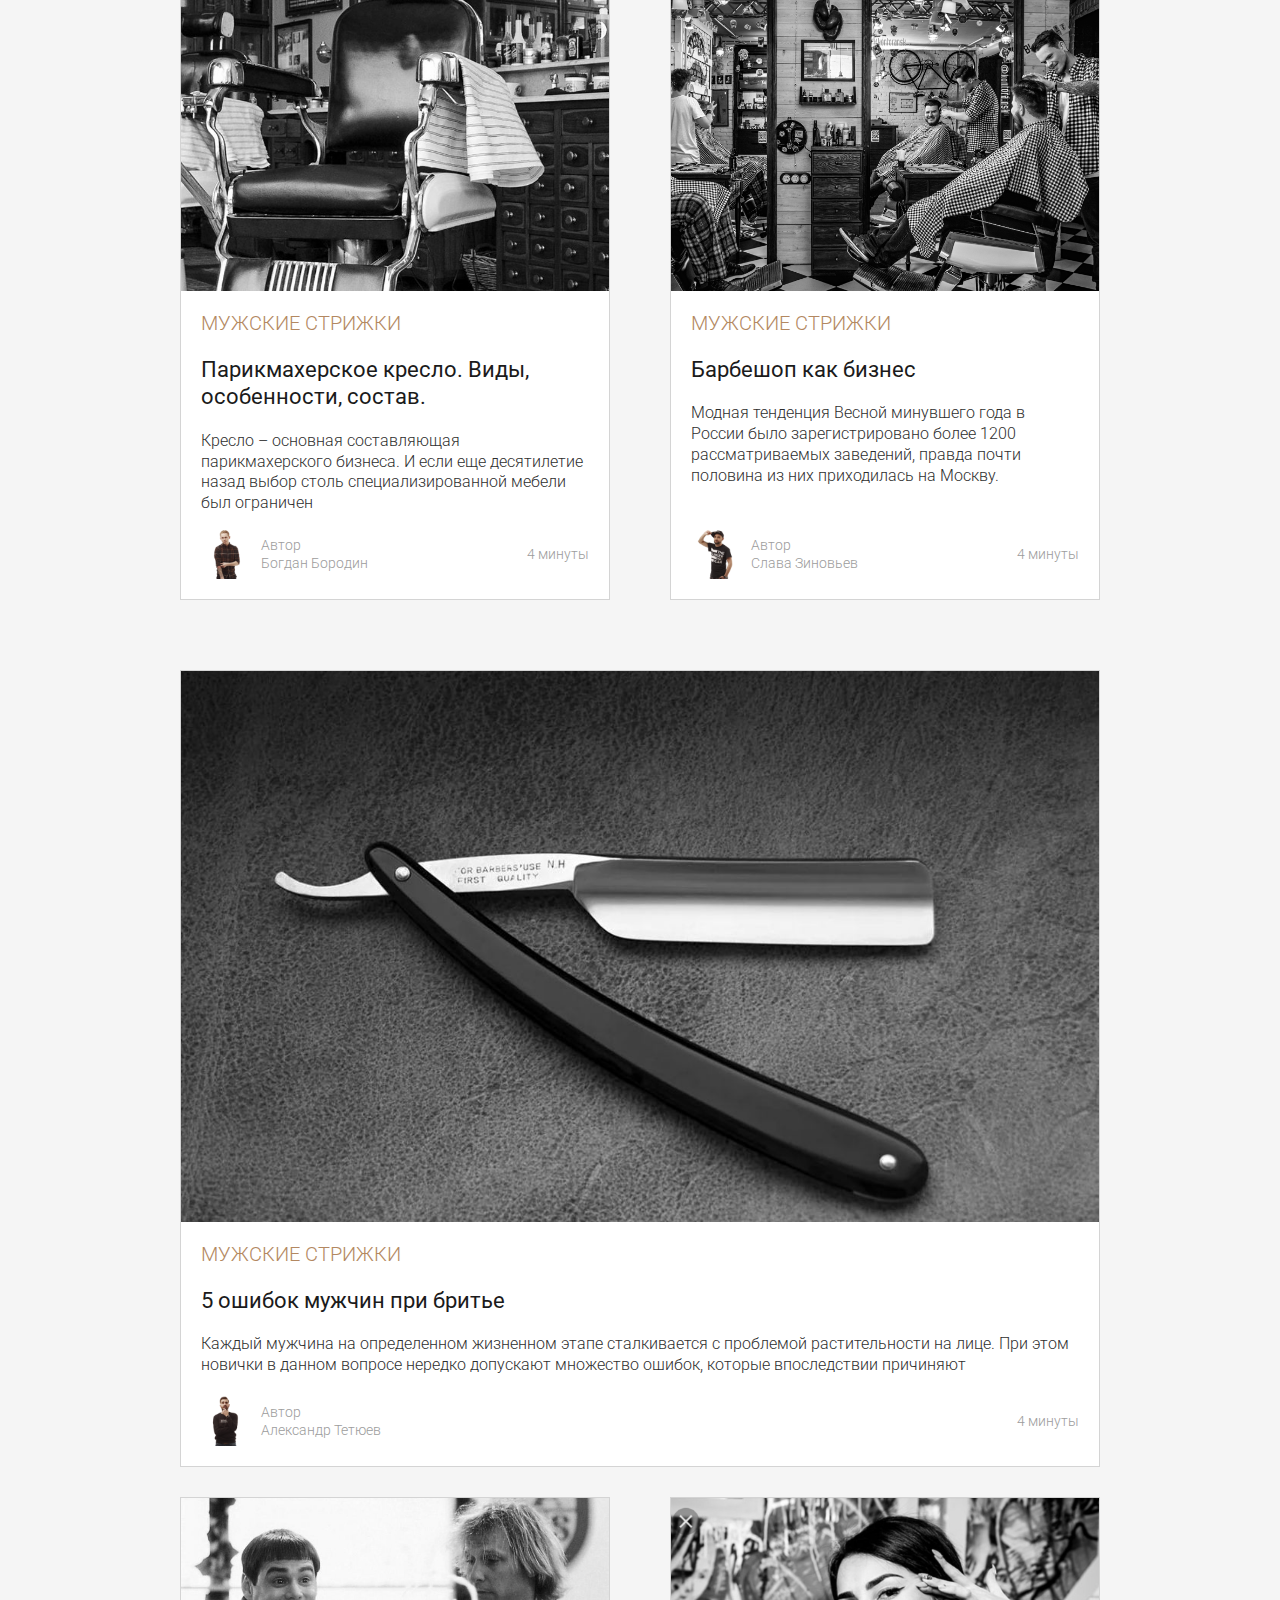
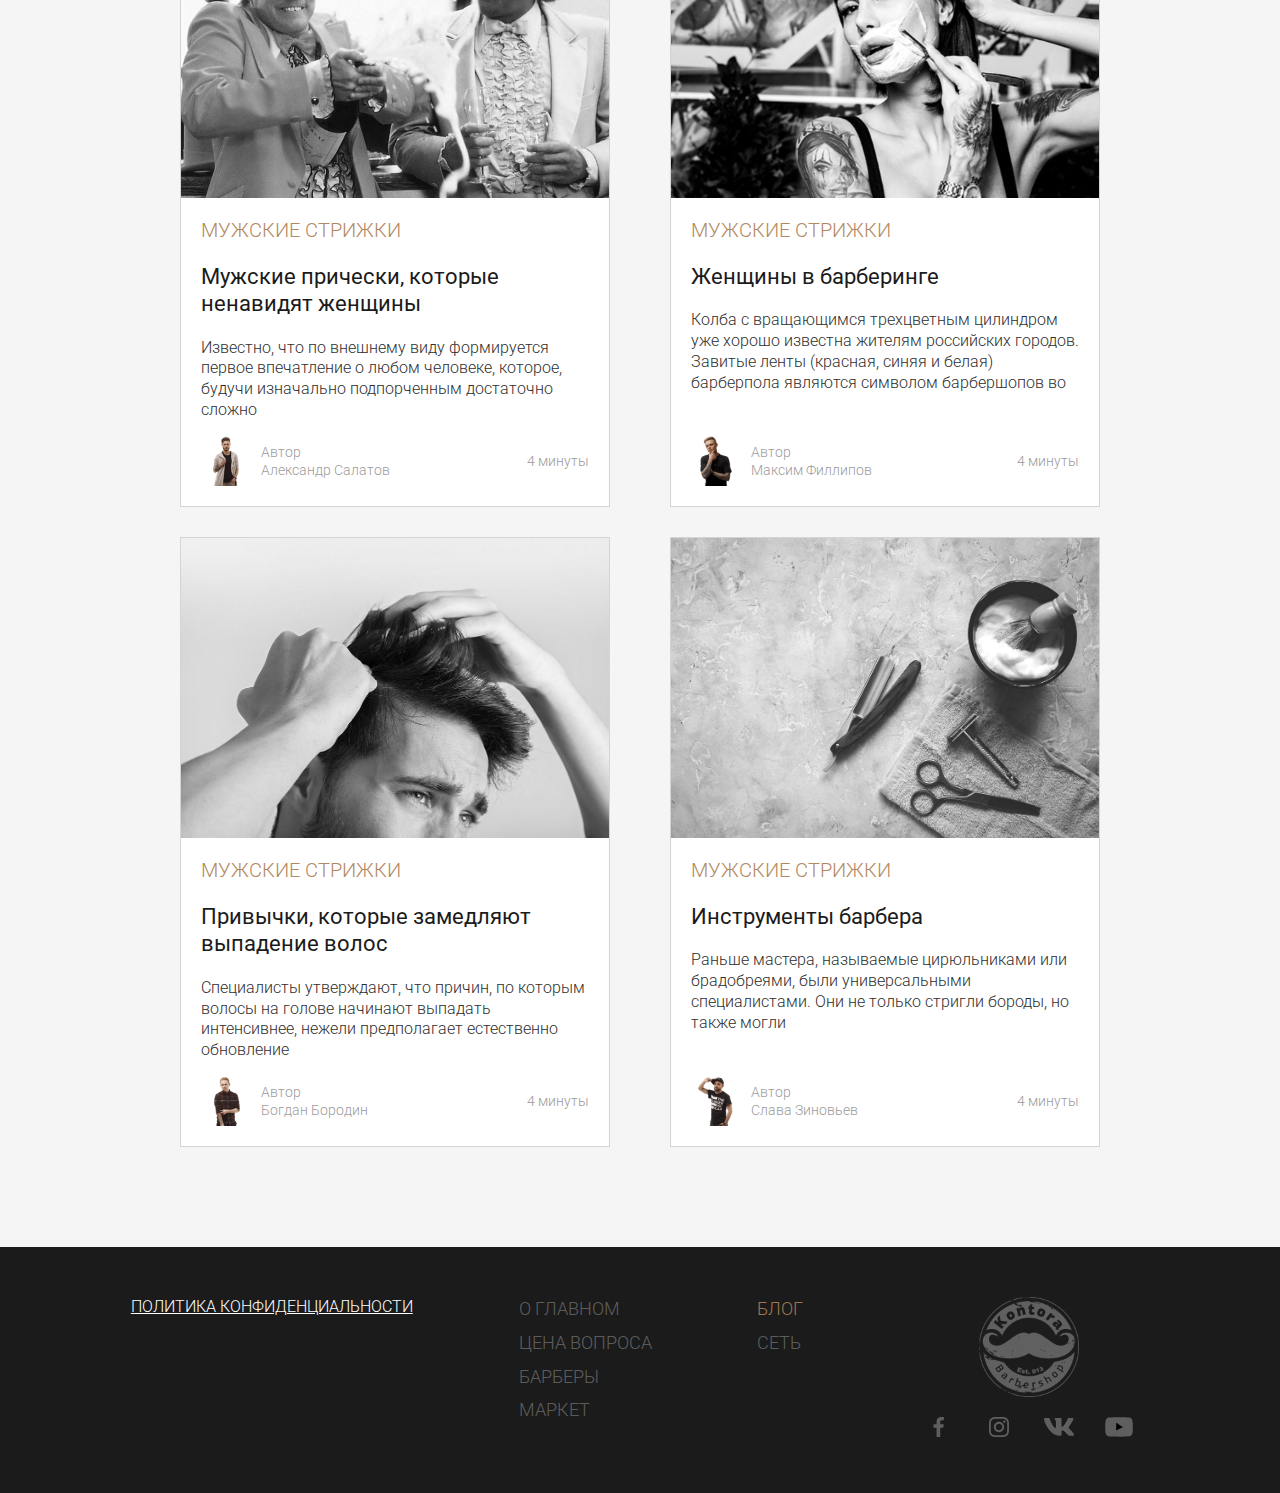
<file: blog.html>
<!DOCTYPE html>
<html lang="ru">

<head>
    <meta charset="UTF-8">
    <meta http-equiv="X-UA-Compatible" content="IE=edge">
    <meta name="viewport" content="width=device-width, initial-scale=1.0">
    <link rel="stylesheet" href="css/normalize.css">
    <link rel="preconnect" href="https://fonts.googleapis.com">
    <link href="https://fonts.googleapis.com/css?family=Roboto:100,300,regular&display=swap&subset=cyrillic-ext"
        rel="stylesheet">
    <link rel="stylesheet" href="css/style.css">
    <title>Блог</title>
</head>

<body>
    <div class="wrapper">

        <header class="header header-popup">

            <h1 class="visually-hidden">Личный блог компании Барберконтора</h1>

            <div class="header__body">

                <div class="header__maps menu">
                    <a class="menu__link menu__link-maps">
                        <span>
                            <svg xmlns="http://www.w3.org/2000/svg" id="Outline" viewBox="0 0 24 24" width="18"
                                height="18" fill="rgba(255, 255, 255, 0.3)">
                                <path class="svg-patch"
                                    d="M12,6a4,4,0,1,0,4,4A4,4,0,0,0,12,6Zm0,6a2,2,0,1,1,2-2A2,2,0,0,1,12,12Z" />
                                <path class="svg-patch"
                                    d="M12,24a5.271,5.271,0,0,1-4.311-2.2c-3.811-5.257-5.744-9.209-5.744-11.747a10.055,10.055,0,0,1,20.11,0c0,2.538-1.933,6.49-5.744,11.747A5.271,5.271,0,0,1,12,24ZM12,2.181a7.883,7.883,0,0,0-7.874,7.874c0,2.01,1.893,5.727,5.329,10.466a3.145,3.145,0,0,0,5.09,0c3.436-4.739,5.329-8.456,5.329-10.466A7.883,7.883,0,0,0,12,2.181Z" />
                            </svg>
                        </span>
                        <span>Екатеринбург</span>
                    </a>
                </div>

                <div class="header__navigation logo">
                    <nav class="header__menu menu">
                        <ul class="menu__list">

                            <li class="menu__item">
                                <a href="mainthing.html" class="menu__link">
                                    О главном
                                </a>
                            </li>

                            <li class="menu__item">
                                <a href="network.html" class="menu__link">
                                    Сеть
                                </a>
                            </li>

                            <li class="menu__item">
                                <a href="price.html" class="menu__link">
                                    Цена
                                </a>
                            </li>

                        </ul>
                    </nav>


                    <a href="index.html" class="logo__link" aria-label="Вернутся на главную страницу">
                        <img src="images/svg/logo.svg" alt="Логотип компании barberkontora">
                    </a>


                    <nav class="header__menu menu">
                        <ul class="menu__list">

                            <li class="menu__item">
                                <a href="barbers.html" class="menu__link">
                                    Барберы
                                </a>
                            </li>

                            <li class="menu__item">
                                <a href="market.html" class="menu__link">
                                    Маркет
                                </a>
                            </li>

                            <li class="menu__item">
                                <a class="menu__link disabled">
                                    Блог
                                </a>
                            </li>

                        </ul>
                    </nav>
                </div>

                <button aria-label="Меню открыть закрыть" type="button" class="burger btn">
                    <span></span>
                </button>

                <div class="header__content popup-menu menu">

                    <div class="popup-menu__container">

                        <div data-content id="main-thing" class="popup-img"
                            style="background-image: linear-gradient(rgba(0, 0, 0, 0.7), rgba(0, 0, 0, 0.7)), url(images/popup-munu/item_1.jpg);">
                        </div>

                        <div data-content id="network" class="popup-img"
                            style="background-image: linear-gradient(rgba(0, 0, 0, 0.7), rgba(0, 0, 0, 0.7)), url(images/popup-munu/item_2.jpg);">
                        </div>

                        <div data-content id="price" class="popup-img"
                            style="background-image: linear-gradient(rgba(0, 0, 0, 0.7), rgba(0, 0, 0, 0.7)), url(images/popup-munu/item_3.jpg);">
                        </div>

                        <div data-content id="barbers" class="popup-img"
                            style="background-image: linear-gradient(rgba(0, 0, 0, 0.7), rgba(0, 0, 0, 0.7)), url(images/popup-munu/item_4.jpg);">
                        </div>

                        <div data-content id="market" class="popup-img"
                            style="background-image: linear-gradient(rgba(0, 0, 0, 0.7), rgba(0, 0, 0, 0.7)), url(images/popup-munu/item_5.jpg);">
                        </div>

                        <div data-content id="blog" class="popup-img popup-img--active"
                            style="background-image: linear-gradient(rgba(0, 0, 0, 0.7), rgba(0, 0, 0, 0.7)), url(images/popup-munu/item_6.jpg);">
                        </div>

                        <div data-content id="franchise" class="popup-img"
                            style="background-image: linear-gradient(rgba(0, 0, 0, 0.7), rgba(0, 0, 0, 0.7)), url(images/popup-munu/item_7.jpg);">
                        </div>

                    </div>


                    <ul class="menu__list" aria-label="Меню">

                        <li class="menu__item">
                            <div data-href="main-thing" class="menu__link">
                                <a href="mainthing.html" class="menu__link">О главном</a>
                            </div>
                        </li>


                        <li class="menu__item">
                            <div data-href="network" class="menu__link">
                                <a href="network.html" class="menu__link">Сеть</a>
                            </div>
                        </li>

                        <li class="menu__item">
                            <div data-href="price" class="menu__link">
                                <a href="price.html" class="menu__link">Цена вопроса</a>
                            </div>
                        </li>

                        <li class="menu__item">
                            <div data-href="barbers" class="menu__link">
                                <a href="barbers.html" class="menu__link">Барберы</a>
                            </div>
                        </li>

                        <li class="menu__item">
                            <div data-href="market" class="menu__link">
                                <a href="market.html" class="menu__link">Маркет</a>
                            </div>
                        </li>

                        <li class="menu__item">
                            <div data-href="blog" class="menu__link menu__link--active">
                                <a class="menu__link disabled">Блог</a>
                            </div>
                        </li>
                    </ul>

                    <div class="btn">
                        <span class="btn__span"></span>
                        <a href="barbers.html" class="btn__link">Записаться на стрижку</a>
                    </div>

                </div>

                <div class="decorection"></div>

            </div>
        </header>

        <main class="main">
            <h2 class="visually-hidden">Блог</h2>
            <div class="blog">
                <div class="container">

                    <div class="blog-body">

                        <div class="blog-body__row">

                            <a class="blog-column">
                                <div class="blog-item">
                                    <figure class="blog-item__images-first">
                                        <img src="images/blog/blog-1.jpg"
                                            alt="Барбер крепкого телосложения в кепке подстригает клиента">
                                    </figure>
                                    <div class="blog-item__info">
                                        <h3 class="blog-item__heading">
                                            МУЖСКИЕ СТРИЖКИ
                                        </h3>
                                        <h3 class="blog-item__title">

                                            Нормально ли не разговаривать с парикмахером во время стрижки?

                                        </h3>
                                        <p class="blog-item__text">
                                            Да, конечно! Вы можете просто расслабится и наслаждаться покоем.
                                        </p>
                                        <div class="blog-author">
                                            <div class="blog-author__info">
                                                <figure class="blog-author__images">
                                                    <img src="images/blog/blog-author/blog-author_1.png"
                                                        alt="Александр Тетюев">
                                                </figure>
                                                <div class="blog-author__name">
                                                    <span>Автор</span>
                                                    <span>Александр Тетюев</span>
                                                </div>
                                            </div>
                                            <div class="blog-item__time">
                                                <span>4 минуты</span>
                                            </div>
                                        </div>
                                    </div>
                                </div>
                            </a>

                            <a class="blog-column">
                                <div class="blog-item">
                                    <figure class="blog-item__images">
                                        <img src="images/blog/blog-2.jpg" alt="Глиняный «Горшок»">
                                    </figure>
                                    <div class="blog-item__info">
                                        <h4 class="blog-item__heading">
                                            МУЖСКИЕ СТРИЖКИ
                                        </h4>
                                        <h3 class="blog-item__title">

                                            «Горшок» снова в моде

                                        </h3>
                                        <p class="blog-item__text">
                                            Хотите добавить немного ностальгии в свой образ в этом сезоне? У вас могут
                                            быть приятные воспоминания о давно минувших днях, когда мама или папа
                                            усаживали вас на кухонный стул и стригли как умеют.
                                        </p>
                                    </div>
                                    <div class="blog-author">
                                        <div class="blog-author__info">
                                            <figure class="blog-author__images">
                                                <img src="images/blog/blog-author/blog-author_2.png"
                                                    alt="Александр Салатов">
                                            </figure>
                                            <div class="blog-author__name">
                                                <span>Автор</span>
                                                <span>Александр Салатов</span>
                                            </div>
                                        </div>
                                        <div class="blog-item__time">
                                            <span>4 минуты</span>
                                        </div>
                                    </div>
                                </div>
                            </a>

                            <a class="blog-column">
                                <div class="blog-item">
                                    <figure class="blog-item__images">
                                        <img src="images/blog/blog-3.jpg" alt="Кудрявый мужчина в пальто">
                                    </figure>
                                    <div class="blog-item__info">
                                        <h4 class="blog-item__heading">
                                            МУЖСКИЕ СТРИЖКИ
                                        </h4>
                                        <h3 class="blog-item__title">

                                            Мужские кудри

                                        </h3>
                                        <p class="blog-item__text">
                                            Говоря о вьющихся волосах, на ум может прийти химическая завивка 80-х. Но
                                            при правильном уходе и укладке, кудрявые волосы могут выглядеть очень
                                            стильно. Вспомните Джона Сноу из «Игры
                                        </p>
                                    </div>
                                    <div class="blog-author">
                                        <div class="blog-author__info">
                                            <figure class="blog-author__images">
                                                <img src="images/blog/blog-author/blog-author_3.png"
                                                    alt="Максим Филлипов">
                                            </figure>
                                            <div class="blog-author__name">
                                                <span>Автор</span>
                                                <span>Максим Филлипов</span>
                                            </div>
                                        </div>
                                        <div class="blog-item__time">
                                            <span>4 минуты</span>
                                        </div>
                                    </div>
                                </div>
                            </a>

                            <a class="blog-column">
                                <div class="blog-item">
                                    <figure class="blog-item__images">
                                        <img src="images/blog/blog-4.jpg"
                                            alt="Команда барберов стоят вокруг клиента который сидит в кресле">
                                    </figure>
                                    <div class="blog-item__info">
                                        <h4 class="blog-item__heading">
                                            МУЖСКИЕ СТРИЖКИ
                                        </h4>
                                        <h3 class="blog-item__title">

                                            Почему карьера парикмахера хороший выбор

                                        </h3>
                                        <p class="blog-item__text">
                                            Выбрать правильный карьерный путь может быть непросто. В идеале вам нужно
                                            выбрать прибыльную профессию, основанную на том, что вам нравится
                                        </p>
                                    </div>
                                    <div class="blog-author">
                                        <div class="blog-author__info">
                                            <figure class="blog-author__images">
                                                <img src="images/blog/blog-author/blog-author_4.png"
                                                    alt="Богдан Бородин">
                                            </figure>
                                            <div class="blog-author__name">
                                                <span>Автор</span>
                                                <span>Богдан Бородин</span>
                                            </div>
                                        </div>
                                        <div class="blog-item__time">
                                            <span>4 минуты</span>
                                        </div>
                                    </div>
                                </div>
                            </a>

                            <a class="blog-column">
                                <div class="blog-item">
                                    <figure class="blog-item__images">
                                        <img src="images/blog/blog-5.jpg" alt="Ресепшн барбершопа">
                                    </figure>
                                    <div class="blog-item__info">
                                        <h4 class="blog-item__heading">
                                            МУЖСКИЕ СТРИЖКИ
                                        </h4>
                                        <h3 class="blog-item__title">

                                            Как найти первоклассную парикмахерскую

                                        </h3>
                                        <p class="blog-item__text">
                                            Когда мужчины хотят подстричься и побриться, они часто говорят себе: «Мне
                                            просто нужно найти дешевую парикмахерскую рядом с домом и зайти в
                                        </p>
                                    </div>
                                    <div class="blog-author">
                                        <div class="blog-author__info">
                                            <figure class="blog-author__images">
                                                <img src="images/blog/blog-author/blog-author_5.png"
                                                    alt="Слава Зиновьев">
                                            </figure>
                                            <div class="blog-author__name">
                                                <span>Автор</span>
                                                <span>Слава Зиновьев</span>
                                            </div>
                                        </div>
                                        <div class="blog-item__time">
                                            <span>4 минуты</span>
                                        </div>
                                    </div>
                                </div>
                            </a>
                        </div>

                        <div class="blog-body__row">

                            <a class="blog-column">
                                <div class="blog-item">
                                    <figure class="blog-item__images-first">
                                        <img src="images/blog/blog-6.jpg"
                                            alt="Девушка сбривает станком иллюстрированную бороду">
                                    </figure>
                                    <div class="blog-item__info">
                                        <h4 class="blog-item__heading">
                                            МУЖСКИЕ СТРИЖКИ
                                        </h4>
                                        <h3 class="blog-item__title">

                                            Проблемы бороды

                                        </h3>
                                        <p class="blog-item__text">
                                            Сразу же отметим, что профессиональные барберы утверждают, будто процесс
                                            отращивания растительности на лице требует терпения и целеустремленности.
                                            Специалисты советуют потенциальным бородачам дать
                                        </p>
                                        <div class="blog-author">
                                            <div class="blog-author__info">
                                                <figure class="blog-author__images">
                                                    <img src="images/blog/blog-author/blog-author_1.png"
                                                        alt="Александр Тетюев">
                                                </figure>
                                                <div class="blog-author__name">
                                                    <span>Автор</span>
                                                    <span>Александр Тетюев</span>
                                                </div>
                                            </div>
                                            <div class="blog-item__time">
                                                <span>4 минуты</span>
                                            </div>
                                        </div>
                                    </div>
                                </div>
                            </a>

                            <a class="blog-column">
                                <div class="blog-item">
                                    <figure class="blog-item__images">
                                        <img src="images/blog/blog-7.jpg" alt="Инструменты парикмахера">
                                    </figure>
                                    <div class="blog-item__info">
                                        <h4 class="blog-item__heading">
                                            МУЖСКИЕ СТРИЖКИ
                                        </h4>
                                        <h3 class="blog-item__title">

                                            Дезинфекция парикмахерских инструментов

                                        </h3>
                                        <p class="blog-item__text">
                                            Процедура дезинфекции ориентирована на исключение вероятности инфекционного
                                            или грибкового заражения клиентов через тактильный контакт или кровь. Под
                                        </p>
                                    </div>
                                    <div class="blog-author">
                                        <div class="blog-author__info">
                                            <figure class="blog-author__images">
                                                <img src="images/blog/blog-author/blog-author_2.png"
                                                    alt="Александр Салатов">
                                            </figure>
                                            <div class="blog-author__name">
                                                <span>Автор</span>
                                                <span>Александр Салатов</span>
                                            </div>
                                        </div>
                                        <div class="blog-item__time">
                                            <span>4 минуты</span>
                                        </div>
                                    </div>
                                </div>
                            </a>

                            <a class="blog-column">
                                <div class="blog-item">
                                    <figure class="blog-item__images">
                                        <img src="images/blog/blog-8.jpg" alt="Пламя огня">
                                    </figure>
                                    <div class="blog-item__info">
                                        <h4 class="blog-item__heading">
                                            МУЖСКИЕ СТРИЖКИ
                                        </h4>
                                        <h3 class="blog-item__title">

                                            Стрижка огнём

                                        </h3>
                                        <p class="blog-item__text">
                                            Суть и содержание услуги Стрижка огнем – это новый инструмент в арсенале
                                            профессионального барбера, который, несмотря на название, абсолютно
                                        </p>
                                    </div>
                                    <div class="blog-author">
                                        <div class="blog-author__info">
                                            <figure class="blog-author__images">
                                                <img src="images/blog/blog-author/blog-author_3.png"
                                                    alt="Максим Филлипов">
                                            </figure>
                                            <div class="blog-author__name">
                                                <span>Автор</span>
                                                <span>Максим Филлипов</span>
                                            </div>
                                        </div>
                                        <div class="blog-item__time">
                                            <span>4 минуты</span>
                                        </div>
                                    </div>
                                </div>
                            </a>

                            <a class="blog-column">
                                <div class="blog-item">
                                    <figure class="blog-item__images">
                                        <img src="images/blog/blog-9.jpg" alt="Окрашивание волос мужчины">
                                    </figure>
                                    <div class="blog-item__info">
                                        <h4 class="blog-item__heading">
                                            МУЖСКИЕ СТРИЖКИ
                                        </h4>
                                        <h3 class="blog-item__title">

                                            Мужское окрашивание волос

                                        </h3>
                                        <p class="blog-item__text">
                                            Специфика мужского окрашивания Оптимальным решением окрашивания волос для
                                            мужчины является посещение барбершопа, где мастер поможет выбрать
                                        </p>
                                    </div>
                                    <div class="blog-author">
                                        <div class="blog-author__info">
                                            <figure class="blog-author__images">
                                                <img src="images/blog/blog-author/blog-author_4.png"
                                                    alt="Богдан Бородин">
                                            </figure>
                                            <div class="blog-author__name">
                                                <span>Автор</span>
                                                <span>Богдан Бородин</span>
                                            </div>
                                        </div>
                                        <div class="blog-item__time">
                                            <span>4 минуты</span>
                                        </div>
                                    </div>
                                </div>
                            </a>

                            <a class="blog-column">
                                <div class="blog-item">
                                    <figure class="blog-item__images">
                                        <img src="images/blog/blog-10.jpg" alt="Средства для волос">
                                    </figure>
                                    <div class="blog-item__info">
                                        <h4 class="blog-item__heading">
                                            МУЖСКИЕ СТРИЖКИ
                                        </h4>
                                        <h3 class="blog-item__title">

                                            Как и зачем продавать средства для волос в

                                        </h3>
                                        <p class="blog-item__text">
                                            В сверхконкурентной индустрии средств по уходу за волосами, мужчины
                                            сталкиваются с бесконечным ассортиментом товаров, поэтому иногда им может
                                            быть сложно
                                        </p>
                                    </div>
                                    <div class="blog-author">
                                        <div class="blog-author__info">
                                            <figure class="blog-author__images">
                                                <img src="images/blog/blog-author/blog-author_5.png"
                                                    alt="Слава Зиновьев">
                                            </figure>
                                            <div class="blog-author__name">
                                                <span>Автор</span>
                                                <span>Слава Зиновьев</span>
                                            </div>
                                        </div>
                                        <div class="blog-item__time">
                                            <span>4 минуты</span>
                                        </div>
                                    </div>
                                </div>
                            </a>
                        </div>

                        <div class="blog-body__row">

                            <a class="blog-column">
                                <div class="blog-item">
                                    <figure class="blog-item__images-first">
                                        <img src="images/blog/blog-11.jpg" alt="Процесс работы барбершопа">
                                    </figure>
                                    <div class="blog-item__info">
                                        <h4 class="blog-item__heading">
                                            МУЖСКИЕ СТРИЖКИ
                                        </h4>
                                        <h3 class="blog-item__title">

                                            Хотите стать барбером, но сомневаетесь?

                                        </h3>
                                        <p class="blog-item__text">
                                            Волосы никогда не перестают расти, поэтому парикмахеры никогда не останутся
                                            без работы. Есть поговорка, которая знакома многим, и она звучит примерно
                                            так: «Если ты любишь свою работу, тебе больше не придется
                                        </p>
                                        <div class="blog-author">

                                            <div class="blog-author__info">
                                                <figure class="blog-author__images">
                                                    <img src="images/blog/blog-author/blog-author_1.png"
                                                        alt="Александр Тетюев">
                                                </figure>
                                                <div class="blog-author__name">
                                                    <span>Автор</span>
                                                    <span>Александр Тетюев</span>
                                                </div>
                                            </div>

                                            <div class="blog-item__time">
                                                <span>4 минуты</span>
                                            </div>

                                        </div>
                                    </div>
                                </div>
                            </a>

                            <a class="blog-column">
                                <div class="blog-item">
                                    <figure class="blog-item__images">
                                        <img src="images/blog/blog-12.jpg" alt="Процесс стрижки длинноволосого мужчины">
                                    </figure>
                                    <div class="blog-item__info">
                                        <h4 class="blog-item__heading">
                                            МУЖСКИЕ СТРИЖКИ
                                        </h4>
                                        <h3 class="blog-item__title">

                                            Как часто мужчина должен стричься?

                                        </h3>
                                        <p class="blog-item__text">
                                            Волосы растут на 1,5 сантиметров в месяц Некоторые из факторов, которые
                                            могут повлиять на скорость роста, - это ваша диета, потребление витаминов и
                                            ваш образ
                                        </p>
                                    </div>
                                    <div class="blog-author">
                                        <div class="blog-author__info">
                                            <figure class="blog-author__images">
                                                <img src="images/blog/blog-author/blog-author_2.png"
                                                    alt="Александр Салатов">
                                            </figure>
                                            <div class="blog-author__name">
                                                <span>Автор</span>
                                                <span>Александр Салатов</span>
                                            </div>
                                        </div>
                                        <div class="blog-item__time">
                                            <span>4 минуты</span>
                                        </div>
                                    </div>

                                </div>
                            </a>

                            <a class="blog-column">
                                <div class="blog-item">
                                    <figure class="blog-item__images">
                                        <img src="images/blog/blog-13.jpg" alt="Средства для волос">
                                    </figure>
                                    <div class="blog-item__info">
                                        <h4 class="blog-item__heading">
                                            МУЖСКИЕ СТРИЖКИ
                                        </h4>
                                        <h3 class="blog-item__title">

                                            3 шага к идеальным волосам

                                        </h3>
                                        <p class="blog-item__text">
                                            Волосы - один из основных моментов, по которым мы производим первое
                                            впечатление. По-разному воспринимается человек с идеальной укладкой, ярким
                                        </p>
                                    </div>
                                    <div class="blog-author">
                                        <div class="blog-author__info">
                                            <figure class="blog-author__images">
                                                <img src="images/blog/blog-author/blog-author_3.png"
                                                    alt="Максим Филлипов">
                                            </figure>
                                            <div class="blog-author__name">
                                                <span>Автор</span>
                                                <span>Максим Филлипов</span>
                                            </div>
                                        </div>
                                        <div class="blog-item__time">
                                            <span>4 минуты</span>
                                        </div>
                                    </div>
                                </div>
                            </a>

                            <a class="blog-column">
                                <div class="blog-item">
                                    <figure class="blog-item__images">
                                        <img src="images/blog/blog-14.jpg" alt="Юноша в кресле барбершопа">
                                    </figure>
                                    <div class="blog-item__info">
                                        <h4 class="blog-item__heading">
                                            МУЖСКИЕ СТРИЖКИ
                                        </h4>
                                        <h3 class="blog-item__title">

                                            Детская стрижка в барбершопе

                                        </h3>
                                        <p class="blog-item__text">
                                            Помимо прочего, на территории «самцов», коей является барбершоп, отцу проще
                                            пообщаться с отпрыском в неформальной обстановке, в результате чего
                                        </p>
                                    </div>
                                    <div class="blog-author">
                                        <div class="blog-author__info">
                                            <figure class="blog-author__images">
                                                <img src="images/blog/blog-author/blog-author_4.png"
                                                    alt="Богдан Бородин">
                                            </figure>
                                            <div class="blog-author__name">
                                                <span>Автор</span>
                                                <span>Богдан Бородин</span>
                                            </div>
                                        </div>
                                        <div class="blog-item__time">
                                            <span>4 минуты</span>
                                        </div>
                                    </div>
                                </div>
                            </a>

                            <a class="blog-column">
                                <div class="blog-item">
                                    <figure class="blog-item__images">
                                        <img src="images/blog/blog-15.jpg" alt="Логотип компании Барберконтора">
                                    </figure>
                                    <div class="blog-item__info">
                                        <h4 class="blog-item__heading">
                                            МУЖСКИЕ СТРИЖКИ
                                        </h4>
                                        <h3 class="blog-item__title">

                                            Подарочный сертификат в барбершоп – отличный подарок для стильного

                                        </h3>
                                        <p class="blog-item__text">
                                            Сегодня российские мужчины все чаще предпочитают традиционным парикмахерским
                                            узкопрофильные заведения. Причина такой популярности барбершопов кроется не
                                            только в более
                                        </p>
                                    </div>
                                    <div class="blog-author">
                                        <div class="blog-author__info">
                                            <figure class="blog-author__images">
                                                <img src="images/blog/blog-author/blog-author_5.png" alt="">
                                            </figure>
                                            <div class="blog-author__name">
                                                <span>Автор</span>
                                                <span>Слава Зиновьев</span>
                                            </div>
                                        </div>
                                        <div class="blog-item__time">
                                            <span>4 минуты</span>
                                        </div>
                                    </div>
                                </div>
                            </a>
                        </div>

                        <div class="blog-body__row">

                            <a class="blog-column">
                                <div class="blog-item">
                                    <figure class="blog-item__images-first">
                                        <img src="images/blog/blog-16.jpg" alt="Зал барбершопа">
                                    </figure>
                                    <div class="blog-item__info">
                                        <h4 class="blog-item__heading">
                                            МУЖСКИЕ СТРИЖКИ
                                        </h4>
                                        <h3 class="blog-item__title">

                                            Барбершопы во время карантина

                                        </h3>
                                        <p class="blog-item__text">
                                            Открытие барбершопов Если говорить о таких, сугубо мужских, салонах, как
                                            барбершопы, то каждый день их открытию будет предшествовать генеральная
                                            уборка помещений, для проведения которой обязательно
                                        </p>
                                        <div class="blog-author">
                                            <div class="blog-author__info">
                                                <figure class="blog-author__images">
                                                    <img src="images/blog/blog-author/blog-author_1.png"
                                                        alt="Александр Тетюев">
                                                </figure>
                                                <div class="blog-author__name">
                                                    <span>Автор</span>
                                                    <span>Александр Тетюев</span>
                                                </div>
                                            </div>
                                            <div class="blog-item__time">
                                                <span>4 минуты</span>
                                            </div>
                                        </div>
                                    </div>
                                </div>
                            </a>

                            <a class="blog-column">
                                <div class="blog-item">
                                    <figure class="blog-item__images">
                                        <img src="images/blog/blog-17.jpg" alt="Туалетная вода">
                                    </figure>
                                    <div class="blog-item__info">
                                        <h4 class="blog-item__heading">
                                            МУЖСКИЕ СТРИЖКИ
                                        </h4>
                                        <h3 class="blog-item__title">

                                            ТОП 10 лучших мужских запахов

                                        </h3>
                                        <p class="blog-item__text">
                                            Никто не станет спорить с утверждением, что женщины более щепетильны, нежели
                                            их спутники или коллеги противоположного пола, в вопросе оценки ароматов.
                                            Поэтому
                                        </p>
                                    </div>
                                    <div class="blog-author">
                                        <div class="blog-author__info">
                                            <figure class="blog-author__images">
                                                <img src="images/blog/blog-author/blog-author_2.png"
                                                    alt="Александр Салатов">
                                            </figure>
                                            <div class="blog-author__name">
                                                <span>Автор</span>
                                                <span>Александр Салатов</span>
                                            </div>
                                        </div>
                                        <div class="blog-item__time">
                                            <span>4 минуты</span>
                                        </div>
                                    </div>
                                </div>
                            </a>

                            <a class="blog-column">
                                <div class="blog-item">
                                    <figure class="blog-item__images">
                                        <img src="images/blog/blog-18.jpg" alt="Мужчина с женщиной">
                                    </figure>
                                    <div class="blog-item__info">
                                        <h4 class="blog-item__heading">
                                            МУЖСКИЕ СТРИЖКИ
                                        </h4>
                                        <h3 class="blog-item__title">

                                            10 вещей в поведении и внешности мужчин, которые

                                        </h3>
                                        <p class="blog-item__text">
                                            Нечищенные зубы Пренебрежение личной гигиеной и профилактическими визитами к
                                            стоматологу является причиной появления зубного налета и развития кариеса. В
                                            результате желтеют зубы, а также
                                        </p>
                                    </div>
                                    <div class="blog-author">
                                        <div class="blog-author__info">
                                            <figure class="blog-author__images">
                                                <img src="images/blog/blog-author/blog-author_3.png"
                                                    alt="Максим Филлипов">
                                            </figure>
                                            <div class="blog-author__name">
                                                <span>Автор</span>
                                                <span>Максим Филлипов</span>
                                            </div>
                                        </div>
                                        <div class="blog-item__time">
                                            <span>4 минуты</span>
                                        </div>
                                    </div>
                                </div>
                            </a>

                            <a class="blog-column">
                                <div class="blog-item">
                                    <figure class="blog-item__images">
                                        <img src="images/blog/blog-19.jpg" alt="Мужчина в костюме">
                                    </figure>
                                    <div class="blog-item__info">
                                        <h4 class="blog-item__heading">
                                            МУЖСКИЕ СТРИЖКИ
                                        </h4>
                                        <h3 class="blog-item__title">

                                            Как выбрать хороший галстук

                                        </h3>
                                        <p class="blog-item__text">
                                            Галстук носят не только на работу и деловые встречи, но и на различные
                                            торжества и свидания. Такая вещь, как галстук, определяет успешность
                                            карьеры,
                                        </p>
                                    </div>
                                    <div class="blog-author">
                                        <div class="blog-author__info">
                                            <figure class="blog-author__images">
                                                <img src="images/blog/blog-author/blog-author_4.png"
                                                    alt="Богдан Бородин">
                                            </figure>
                                            <div class="blog-author__name">
                                                <span>Автор</span>
                                                <span>Богдан Бородин</span>
                                            </div>
                                        </div>
                                        <div class="blog-item__time">
                                            <span>4 минуты</span>
                                        </div>
                                    </div>
                                </div>
                            </a>

                            <a class="blog-column">
                                <div class="blog-item">
                                    <figure class="blog-item__images">
                                        <img src="images/blog/blog-20.jpg"
                                            alt="Барбер бреет клиента электрической бритвой">
                                    </figure>
                                    <div class="blog-item__info">
                                        <h4 class="blog-item__heading">
                                            МУЖСКИЕ СТРИЖКИ
                                        </h4>
                                        <h3 class="blog-item__title">

                                            Электрическая бритва и ее особенности

                                        </h3>
                                        <p class="blog-item__text">
                                            Если учесть, что применять прибор приходится ежедневно, а кожа на
                                            обрабатываемом месте деликатна и нежна, придется порядком потратиться на
                                            данный
                                        </p>
                                    </div>
                                    <div class="blog-author">
                                        <div class="blog-author__info">
                                            <figure class="blog-author__images">
                                                <img src="images/blog/blog-author/blog-author_5.png"
                                                    alt="Слава Зиновьев">
                                            </figure>
                                            <div class="blog-author__name">
                                                <span>Автор</span>
                                                <span>Слава Зиновьев</span>
                                            </div>
                                        </div>
                                        <div class="blog-item__time">
                                            <span>4 минуты</span>
                                        </div>
                                    </div>
                                </div>
                            </a>
                        </div>

                        <div class="blog-body__row">
                            <a class="blog-column">
                                <div class="blog-item">
                                    <figure class="blog-item__images-first">
                                        <img src="images/blog/blog-21.jpg" alt="Молодой парень с прической стиляги">
                                    </figure>
                                    <div class="blog-item__info">
                                        <h4 class="blog-item__heading">
                                            МУЖСКИЕ СТРИЖКИ
                                        </h4>
                                        <h3 class="blog-item__title">

                                            Прически советских времен

                                        </h3>
                                        <p class="blog-item__text">
                                            Немногие юноши знают, что некоторые современные прически являются
                                            усовершенствованной версией стрижек минувших лет. Поэтому проследим эволюцию
                                            парикмахерских изысков в СССР по десятилетиям, что поможет
                                        </p>
                                        <div class="blog-author">
                                            <div class="blog-author__info">
                                                <figure class="blog-author__images">
                                                    <img src="images/blog/blog-author/blog-author_1.png"
                                                        alt="Александр Тетюев">
                                                </figure>
                                                <div class="blog-author__name">
                                                    <span>Автор</span>
                                                    <span>Александр Тетюев</span>
                                                </div>
                                            </div>
                                            <div class="blog-item__time">
                                                <span>4 минуты</span>
                                            </div>
                                        </div>
                                    </div>
                                </div>
                            </a>

                            <a class="blog-column">
                                <div class="blog-item">
                                    <figure class="blog-item__images">
                                        <img src="images/blog/blog-22.jpg" alt="Барбер бреет мужчину">
                                    </figure>
                                    <div class="blog-item__info">
                                        <h4 class="blog-item__heading">
                                            МУЖСКИЕ СТРИЖКИ
                                        </h4>
                                        <h3 class="blog-item__title">

                                            Королевское бритье

                                        </h3>
                                        <p class="blog-item__text">
                                            Немного истории Принято считать, что термин «королевское бритье» происходит
                                            из Старой Англии. В начале XIX века в одном из самых престижных районов
                                            Лондона
                                        </p>
                                    </div>
                                    <div class="blog-author">
                                        <div class="blog-author__info">
                                            <figure class="blog-author__images">
                                                <img src="images/blog/blog-author/blog-author_2.png"
                                                    alt="Александр Салатов">
                                            </figure>
                                            <div class="blog-author__name">
                                                <span>Автор</span>
                                                <span>Александр Салатов</span>
                                            </div>
                                        </div>
                                        <div class="blog-item__time">
                                            <span>4 минуты</span>
                                        </div>
                                    </div>
                                </div>
                            </a>

                            <a class="blog-column">
                                <div class="blog-item">
                                    <figure class="blog-item__images">
                                        <img src="images/blog/blog-23.jpg" alt="Триммеры, электробриты">
                                    </figure>
                                    <div class="blog-item__info">
                                        <h4 class="blog-item__heading">
                                            МУЖСКИЕ СТРИЖКИ
                                        </h4>
                                        <h3 class="blog-item__title">

                                            Виды триммеров, электробритв и машинок для

                                        </h3>
                                        <p class="blog-item__text">
                                            Сразу же отметим, что специализированные машинки для стрижки волос и
                                            полнофункциональные триммеры для бороды и усов визуально схожи, а потому их
                                        </p>
                                    </div>
                                    <div class="blog-author">
                                        <div class="blog-author__info">
                                            <figure class="blog-author__images">
                                                <img src="images/blog/blog-author/blog-author_3.png"
                                                    alt="Максим Филлипов">
                                            </figure>
                                            <div class="blog-author__name">
                                                <span>Автор</span>
                                                <span>Максим Филлипов</span>
                                            </div>
                                        </div>
                                        <div class="blog-item__time">
                                            <span>4 минуты</span>
                                        </div>
                                    </div>
                                </div>
                            </a>

                            <a class="blog-column">
                                <div class="blog-item">
                                    <figure class="blog-item__images">
                                        <img src="images/blog/blog-24.jpg" alt="Молодой мужчина с выбритыми боками">
                                    </figure>
                                    <div class="blog-item__info">
                                        <h4 class="blog-item__heading">
                                            МУЖСКИЕ СТРИЖКИ
                                        </h4>
                                        <h3 class="blog-item__title">

                                            Что такое ФЕЙД

                                        </h3>
                                        <p class="blog-item__text">
                                            Немного истории Техника «Fade» была придумана в Соединенных Штатах в
                                            середине 40-х годов минувшего столетия. В те времена она снискала большую
                                        </p>
                                    </div>
                                    <div class="blog-author">
                                        <div class="blog-author__info">
                                            <figure class="blog-author__images">
                                                <img src="images/blog/blog-author/blog-author_4.png"
                                                    alt="Богдан Бородин">
                                            </figure>
                                            <div class="blog-author__name">
                                                <span>Автор</span>
                                                <span>Богдан Бородин</span>
                                            </div>
                                        </div>
                                        <div class="blog-item__time">
                                            <span>4 минуты</span>
                                        </div>
                                    </div>
                                </div>
                            </a>

                            <a class="blog-column">
                                <div class="blog-item">
                                    <figure class="blog-item__images">
                                        <img src="images/blog/blog-25.jpg" alt="Ассортимент барбершопа">
                                    </figure>
                                    <div class="blog-item__info">
                                        <h4 class="blog-item__heading">
                                            МУЖСКИЕ СТРИЖКИ
                                        </h4>
                                        <h3 class="blog-item__title">

                                            Продажи в барбершопах

                                        </h3>
                                        <p class="blog-item__text">
                                            Слово «барбершоп» сегодня хорошо известно большинству жителей крупных
                                            городов России. Стильные и модные заведения, на вывеске которых красуются
                                        </p>
                                    </div>
                                    <div class="blog-author">
                                        <div class="blog-author__info">
                                            <figure class="blog-author__images">
                                                <img src="images/blog/blog-author/blog-author_5.png"
                                                    alt="Слава Зиновьев">
                                            </figure>
                                            <div class="blog-author__name">
                                                <span>Автор</span>
                                                <span>Слава Зиновьев</span>
                                            </div>
                                        </div>
                                        <div class="blog-item__time">
                                            <span>4 минуты</span>
                                        </div>
                                    </div>
                                </div>
                            </a>
                        </div>

                        <div class="blog-body__row">
                            <a class="blog-column">
                                <div class="blog-item">
                                    <figure class="blog-item__images-first">
                                        <img src="images/blog/blog-26.jpg" alt="Парикмахерский инструмент">
                                    </figure>
                                    <div class="blog-item__info">
                                        <h4 class="blog-item__heading">
                                            МУЖСКИЕ СТРИЖКИ
                                        </h4>
                                        <h3 class="blog-item__title">

                                            Способы дезинфекции парикмахерского инструмента

                                        </h3>
                                        <p class="blog-item__text">
                                            Средства дезинфекции В настоящее время используется множество
                                            обеззараживающих средств профессионального уровня, демонстрирующих большую
                                            эффективность и разрешенных к применению соответствующими
                                        </p>
                                        <div class="blog-author">
                                            <div class="blog-author__info">
                                                <figure class="blog-author__images">
                                                    <img src="images/blog/blog-author/blog-author_1.png"
                                                        alt="Александр Тетюев">
                                                </figure>
                                                <div class="blog-author__name">
                                                    <span>Автор</span>
                                                    <span>Александр Тетюев</span>
                                                </div>
                                            </div>
                                            <div class="blog-item__time">
                                                <span>4 минуты</span>
                                            </div>
                                        </div>
                                    </div>
                                </div>
                            </a>

                            <a class="blog-column">
                                <div class="blog-item">
                                    <figure class="blog-item__images">
                                        <img src="images/blog/blog-27.jpg" alt="Интерьер в барбершопе">
                                    </figure>
                                    <div class="blog-item__info">
                                        <h4 class="blog-item__heading">
                                            МУЖСКИЕ СТРИЖКИ
                                        </h4>
                                        <h3 class="blog-item__title">

                                            Интерьер барбершопа

                                        </h3>
                                        <p class="blog-item__text">
                                            В правильном барбершопе, всё начиная от вывески и крыльца, заканчивая
                                            мелкими деталями интерьера, говорит, что вы попали именно в барбершоп, а не
                                            просто
                                        </p>
                                    </div>
                                    <div class="blog-author">
                                        <div class="blog-author__info">
                                            <figure class="blog-author__images">
                                                <img src="images/blog/blog-author/blog-author_2.png"
                                                    alt="Александр Салатов">
                                            </figure>
                                            <div class="blog-author__name">
                                                <span>Автор</span>
                                                <span>Александр Салатов</span>
                                            </div>
                                        </div>
                                        <div class="blog-item__time">
                                            <span>4 минуты</span>
                                        </div>
                                    </div>
                                </div>
                            </a>

                            <a class="blog-column">
                                <div class="blog-item">
                                    <figure class="blog-item__images">
                                        <img src="images/blog/blog-28.jpg" alt="Барбер подстригает клиента">
                                    </figure>
                                    <div class="blog-item__info">
                                        <h4 class="blog-item__heading">
                                            МУЖСКИЕ СТРИЖКИ
                                        </h4>
                                        <h3 class="blog-item__title">

                                            Как отличить опытного барбера от дилетанта

                                        </h3>
                                        <p class="blog-item__text">
                                            Чтобы выбрать было проще, 11 критериев, которые покажут, что парикмахер
                                            опытный и ответственный. Слушает клиентов. Бывает так, что на просьбу убрать
                                            чуть-чуть длины
                                        </p>
                                    </div>
                                    <div class="blog-author">
                                        <div class="blog-author__info">
                                            <figure class="blog-author__images">
                                                <img src="images/blog/blog-author/blog-author_3.png"
                                                    alt="Максим Филлипов">
                                            </figure>
                                            <div class="blog-author__name">
                                                <span>Автор</span>
                                                <span>Максим Филлипов</span>
                                            </div>
                                        </div>
                                        <div class="blog-item__time">
                                            <span>4 минуты</span>
                                        </div>
                                    </div>
                                </div>
                            </a>

                            <a class="blog-column">
                                <div class="blog-item">
                                    <figure class="blog-item__images">
                                        <img src="images/blog/blog-29.jpg" alt="Парикмахерское кресло">
                                    </figure>
                                    <div class="blog-item__info">
                                        <h4 class="blog-item__heading">
                                            МУЖСКИЕ СТРИЖКИ
                                        </h4>
                                        <h3 class="blog-item__title">

                                            Парикмахерское кресло. Виды, особенности, состав.

                                        </h3>
                                        <p class="blog-item__text">
                                            Кресло – основная составляющая парикмахерского бизнеса. И если еще
                                            десятилетие назад выбор столь специализированной мебели был ограничен
                                        </p>
                                    </div>
                                    <div class="blog-author">
                                        <div class="blog-author__info">
                                            <figure class="blog-author__images">
                                                <img src="images/blog/blog-author/blog-author_4.png"
                                                    alt="Богдан Бородин">
                                            </figure>
                                            <div class="blog-author__name">
                                                <span>Автор</span>
                                                <span>Богдан Бородин</span>
                                            </div>
                                        </div>
                                        <div class="blog-item__time">
                                            <span>4 минуты</span>
                                        </div>
                                    </div>
                                </div>
                            </a>

                            <a class="blog-column">
                                <div class="blog-item">
                                    <figure class="blog-item__images">
                                        <img src="images/blog/blog-30.jpg"
                                            alt="Парикмахер подстригает клиента перед зеркалом">
                                    </figure>
                                    <div class="blog-item__info">
                                        <h4 class="blog-item__heading">
                                            МУЖСКИЕ СТРИЖКИ
                                        </h4>
                                        <h3 class="blog-item__title">

                                            Барбешоп как бизнес

                                        </h3>
                                        <p class="blog-item__text">
                                            Модная тенденция Весной минувшего года в России было зарегистрировано более
                                            1200 рассматриваемых заведений, правда почти половина из них приходилась на
                                            Москву.
                                        </p>
                                    </div>
                                    <div class="blog-author">
                                        <div class="blog-author__info">
                                            <figure class="blog-author__images">
                                                <img src="images/blog/blog-author/blog-author_5.png"
                                                    alt="Слава Зиновьев">
                                            </figure>
                                            <div class="blog-author__name">
                                                <span>Автор</span>
                                                <span>Слава Зиновьев</span>
                                            </div>
                                        </div>
                                        <div class="blog-item__time">
                                            <span>4 минуты</span>
                                        </div>
                                    </div>
                                </div>
                            </a>
                        </div>

                        <div class="blog-body__row">
                            <a class="blog-column">
                                <div class="blog-item">
                                    <figure class="blog-item__images-first">
                                        <img src="images/blog/blog-31.jpg" alt="Опасная бритва">
                                    </figure>
                                    <div class="blog-item__info">
                                        <h4 class="blog-item__heading">
                                            МУЖСКИЕ СТРИЖКИ
                                        </h4>
                                        <h3 class="blog-item__title">

                                            5 ошибок мужчин при бритье

                                        </h3>
                                        <p class="blog-item__text">
                                            Каждый мужчина на определенном жизненном этапе сталкивается с проблемой
                                            растительности на лице. При этом новички в данном вопросе нередко допускают
                                            множество ошибок, которые впоследствии причиняют
                                        </p>
                                        <div class="blog-author">
                                            <div class="blog-author__info">
                                                <figure class="blog-author__images">
                                                    <img src="images/blog/blog-author/blog-author_1.png"
                                                        alt="Александр Тетюев">
                                                </figure>
                                                <div class="blog-author__name">
                                                    <span>Автор</span>
                                                    <span>Александр Тетюев</span>
                                                </div>
                                            </div>
                                            <div class="blog-item__time">
                                                <span>4 минуты</span>
                                            </div>
                                        </div>
                                    </div>
                                </div>
                            </a>

                            <a class="blog-column">
                                <div class="blog-item">
                                    <figure class="blog-item__images">
                                        <img src="images/blog/blog-32.jpg" alt="Мужчины с дурацкими прическами">
                                    </figure>
                                    <div class="blog-item__info">
                                        <h4 class="blog-item__heading">
                                            МУЖСКИЕ СТРИЖКИ
                                        </h4>
                                        <h3 class="blog-item__title">

                                            Мужские прически, которые ненавидят женщины

                                        </h3>
                                        <p class="blog-item__text">
                                            Известно, что по внешнему виду формируется первое впечатление о любом
                                            человеке, которое, будучи изначально подпорченным достаточно сложно
                                        </p>
                                    </div>
                                    <div class="blog-author">
                                        <div class="blog-author__info">
                                            <figure class="blog-author__images">
                                                <img src="images/blog/blog-author/blog-author_2.png"
                                                    alt="Александр Салатов">
                                            </figure>
                                            <div class="blog-author__name">
                                                <span>Автор</span>
                                                <span>Александр Салатов</span>
                                            </div>
                                        </div>
                                        <div class="blog-item__time">
                                            <span>4 минуты</span>
                                        </div>
                                    </div>
                                </div>
                            </a>

                            <a class="blog-column">
                                <div class="blog-item">
                                    <figure class="blog-item__images">
                                        <img src="images/blog/blog-33.jpg" alt="Девушка сбривает с лица пену">
                                    </figure>
                                    <div class="blog-item__info">
                                        <h4 class="blog-item__heading">
                                            МУЖСКИЕ СТРИЖКИ
                                        </h4>
                                        <h3 class="blog-item__title">

                                            Женщины в барберинге

                                        </h3>
                                        <p class="blog-item__text">
                                            Колба с вращающимся трехцветным цилиндром уже хорошо известна жителям
                                            российских городов. Завитые ленты (красная, синяя и белая) барберпола
                                            являются символом барбершопов во
                                        </p>
                                    </div>
                                    <div class="blog-author">
                                        <div class="blog-author__info">
                                            <figure class="blog-author__images">
                                                <img src="images/blog/blog-author/blog-author_3.png"
                                                    alt="Максим Филлипов">
                                            </figure>
                                            <div class="blog-author__name">
                                                <span>Автор</span>
                                                <span>Максим Филлипов</span>
                                            </div>
                                        </div>
                                        <div class="blog-item__time">
                                            <span>4 минуты</span>
                                        </div>
                                    </div>
                                </div>
                            </a>

                            <a class="blog-column">
                                <div class="blog-item">
                                    <figure class="blog-item__images">
                                        <img src="images/blog/blog-34.jpg" alt="Мужична который трогает свои волосы">
                                    </figure>
                                    <div class="blog-item__info">
                                        <h4 class="blog-item__heading">
                                            МУЖСКИЕ СТРИЖКИ
                                        </h4>
                                        <h3 class="blog-item__title">

                                            Привычки, которые замедляют выпадение волос

                                        </h3>
                                        <p class="blog-item__text">
                                            Специалисты утверждают, что причин, по которым волосы на голове начинают
                                            выпадать интенсивнее, нежели предполагает естественно обновление
                                        </p>
                                    </div>
                                    <div class="blog-author">
                                        <div class="blog-author__info">
                                            <figure class="blog-author__images">
                                                <img src="images/blog/blog-author/blog-author_4.png"
                                                    alt="Богдан Бородин">
                                            </figure>
                                            <div class="blog-author__name">
                                                <span>Автор</span>
                                                <span>Богдан Бородин</span>
                                            </div>
                                        </div>
                                        <div class="blog-item__time">
                                            <span>4 минуты</span>
                                        </div>
                                    </div>
                                </div>
                            </a>

                            <a class="blog-column">
                                <div class="blog-item">
                                    <figure class="blog-item__images">
                                        <img src="images/blog/blog-35.jpg" alt="Инструменты барбера">
                                    </figure>
                                    <div class="blog-item__info">
                                        <h4 class="blog-item__heading">
                                            МУЖСКИЕ СТРИЖКИ
                                        </h4>
                                        <h3 class="blog-item__title">

                                            Инструменты барбера

                                        </h3>
                                        <p class="blog-item__text">
                                            Раньше мастера, называемые цирюльниками или брадобреями, были универсальными
                                            специалистами. Они не только стригли бороды, но также могли
                                        </p>
                                    </div>
                                    <div class="blog-author">
                                        <div class="blog-author__info">
                                            <figure class="blog-author__images">
                                                <img src="images/blog/blog-author/blog-author_5.png"
                                                    alt="Слава Зиновьев">
                                            </figure>
                                            <div class="blog-author__name">
                                                <span>Автор</span>
                                                <span>Слава Зиновьев</span>
                                            </div>
                                        </div>
                                        <div class="blog-item__time">
                                            <span>4 минуты</span>
                                        </div>
                                    </div>
                                </div>
                            </a>

                        </div>

                    </div>
                </div>
            </div>
        </main>

        <footer class="footer">
            <div class="container">
                <div class="footer__body">

                    <div class="footer__column">
                        <ul class="footer__list menu">
                            <li class="footer__item">
                                <a class="footer__conf menu__link" href="policy.html">
                                    Политика конфиденциальности
                                </a>
                            </li>
                        </ul>
                    </div>

                    <div class="footer__column">
                        <ul class="footer__menu-list menu" aria-label="Меню">
                            <li class="footer__menu-item">
                                <a href="mainthing.html" class="menu__link">
                                    О ГЛАВНОМ
                                </a>
                            </li>
                            <li class="footer__menu-item">
                                <a href="price.html" class="menu__link">
                                    ЦЕНА ВОПРОСА
                                </a>
                            </li>
                            <li class="footer__menu-item">
                                <a href="barbers.html" class="menu__link">
                                    БАРБЕРЫ
                                </a>
                            </li>
                            <li class="footer__menu-item">
                                <a href="market.html" class="menu__link">
                                    МАРКЕТ
                                </a>
                            </li>
                        </ul>
                    </div>

                    <div class="footer__column">
                        <ul class="footer__menu-list menu" aria-label="Меню">
                            <li class="footer__menu-item">
                                <a class="menu__link disabled">
                                    БЛОГ
                                </a>
                            </li>
                            <li class="footer__menu-item">
                                <a href="network.html" class="menu__link">
                                    СЕТЬ
                                </a>
                            </li>
                        </ul>
                    </div>

                    <div class="footer__column">

                        <div class="logo">
                            <a href="index.html" class="logo__link" aria-label="Вернутся на главную страницу">
                                <img src="images/svg/logo.svg" alt="Логотип компании barberkontora">
                            </a>
                        </div>
                        <div class="footer__social social">
                            <ul class="social__list" aria-label="Наши социальные сети">
                                <li class="social__item">
                                    <a href="https://www.facebook.com/" aria-label="Перейти на сайт Фейсбук"
                                        target="_blank" class="social__link">
                                        <svg width="11px" height="20px" viewBox="0 0 11 20"
                                            fill="rgba(255, 255, 255, 0.3)" xmlns="http://www.w3.org/2000/svg"
                                            xmlns:xlink="http://www.w3.org/1999/xlink">
                                            <g transform="translate(-710.000000, -8017.000000)">
                                                <g transform="translate(0.000000, 7837.000000)">
                                                    <g transform="translate(630.000000, 180.000000)">
                                                        <g transform="translate(80.000000, 0.000000)">
                                                            <path class="svg-patch"
                                                                d="M6.71192308,19.9118269 L6.71192308,10.8290385 L9.76067308,10.8290385 L10.2171154,7.28932692 L6.71192308,7.28932692 L6.71192308,5.02932692 C6.71192308,4.00451923 6.99653846,3.30605769 8.46625,3.30605769 L10.3406731,3.30519231 L10.3406731,0.139326923 C10.0163462,0.0963461538 8.90375,0 7.60932692,0 C4.90682692,0 3.05663462,1.64951923 3.05663462,4.67894231 L3.05663462,7.28942308 L0,7.28942308 L0,10.8291346 L3.05653846,10.8291346 L3.05653846,19.9119231 L6.71192308,19.9118269 Z"
                                                                id="Shape"></path>
                                                        </g>
                                                    </g>
                                                </g>
                                            </g>
                                        </svg>
                                    </a>
                                </li>
                                <li class="social__item">
                                    <a href="https://www.instagram.com/" aria-label="Перейти на сайт Инстаграм"
                                        target="_blank" class="social__link">
                                        <svg width="20px" height="20px" viewBox="0 0 20 20"
                                            fill="rgba(255, 255, 255, 0.3)" xmlns="http://www.w3.org/2000/svg"
                                            xmlns:xlink="http://www.w3.org/1999/xlink">
                                            <g transform="translate(-670.000000, -8017.000000)">
                                                <g transform="translate(0.000000, 7837.000000)">
                                                    <g transform="translate(630.000000, 180.000000)">
                                                        <g transform="translate(40.000000, 0.000000)">
                                                            <path class="svg-patch"
                                                                d="M6.66720517,10 C6.66720517,8.15912763 8.15912763,6.66639742 10,6.66639742 C11.8408724,6.66639742 13.3336026,8.15912763 13.3336026,10 C13.3336026,11.8408724 11.8408724,13.3336026 10,13.3336026 C8.15912763,13.3336026 6.66720517,11.8408724 6.66720517,10 M4.86510501,10 C4.86510501,12.8360258 7.16397415,15.134895 10,15.134895 C12.8360258,15.134895 15.134895,12.8360258 15.134895,10 C15.134895,7.16397415 12.8360258,4.86510501 10,4.86510501 C7.16397415,4.86510501 4.86510501,7.16397415 4.86510501,10 M14.138126,4.66155089 C14.138126,5.32390953 14.6752827,5.86187399 15.3384491,5.86187399 C16.0008078,5.86187399 16.5387722,5.32390953 16.5387722,4.66155089 C16.5387722,3.99919225 16.0016155,3.46203554 15.3384491,3.46203554 C14.6752827,3.46203554 14.138126,3.99919225 14.138126,4.66155089 M5.95961228,18.1397415 C4.98465267,18.095315 4.45476575,17.9329564 4.10258481,17.7956381 C3.63570275,17.6138934 3.30290792,17.3974152 2.95234249,17.0476575 C2.60258481,16.6978998 2.38529887,16.365105 2.20436187,15.8982229 C2.06704362,15.546042 1.90468498,15.0161551 1.86025848,14.0411955 C1.81179321,12.9870759 1.80210016,12.6704362 1.80210016,10 C1.80210016,7.32956381 1.81260097,7.01373183 1.86025848,5.95880452 C1.90468498,4.98384491 2.06785137,4.45476575 2.20436187,4.10177706 C2.38610662,3.63489499 2.60258481,3.30210016 2.95234249,2.95153473 C3.30210016,2.60177706 3.63489499,2.38449111 4.10258481,2.20355412 C4.45476575,2.06623586 4.98465267,1.90387722 5.95961228,1.85945073 C7.01373183,1.81098546 7.33037157,1.80129241 10,1.80129241 C12.6704362,1.80129241 12.9862682,1.81179321 14.0411955,1.85945073 C15.0161551,1.90387722 15.5452342,2.06704362 15.8982229,2.20355412 C16.365105,2.38449111 16.6978998,2.60177706 17.0484653,2.95153473 C17.3982229,3.30129241 17.6147011,3.63489499 17.7964459,4.10177706 C17.9337641,4.453958 18.0961228,4.98384491 18.1405493,5.95880452 C18.1890145,7.01373183 18.1987076,7.32956381 18.1987076,10 C18.1987076,12.6696284 18.1890145,12.9862682 18.1405493,14.0411955 C18.0961228,15.0161551 17.9329564,15.546042 17.7964459,15.8982229 C17.6147011,16.365105 17.3982229,16.6978998 17.0484653,17.0476575 C16.6987076,17.3974152 16.365105,17.6138934 15.8982229,17.7956381 C15.546042,17.9329564 15.0161551,18.095315 14.0411955,18.1397415 C12.9870759,18.1882068 12.6704362,18.1978998 10,18.1978998 C7.33037157,18.1978998 7.01373183,18.1882068 5.95961228,18.1397415 M5.87722132,0.0605815832 C4.81260097,0.10904685 4.08562197,0.277867528 3.44991922,0.525040388 C2.79240711,0.780290792 2.23505654,1.12277868 1.67851373,1.67851373 C1.12277868,2.23424879 0.780290792,2.79159935 0.525040388,3.44991922 C0.277867528,4.08562197 0.10904685,4.81260097 0.0605815832,5.87722132 C0.0113085622,6.94345719 0,7.28432956 0,10 C0,12.7156704 0.0113085622,13.0565428 0.0605815832,14.1227787 C0.10904685,15.187399 0.277867528,15.914378 0.525040388,16.5500808 C0.780290792,17.2075929 1.12197092,17.7657512 1.67851373,18.3214863 C2.23424879,18.8772213 2.79159935,19.2189015 3.44991922,19.4749596 C4.08642973,19.7221325 4.81260097,19.8909532 5.87722132,19.9394184 C6.94426494,19.9878837 7.28432956,20 10,20 C12.7164782,20 13.0565428,19.9886914 14.1227787,19.9394184 C15.187399,19.8909532 15.914378,19.7221325 16.5500808,19.4749596 C17.2075929,19.2189015 17.7649435,18.8772213 18.3214863,18.3214863 C18.8772213,17.7657512 19.2189015,17.2075929 19.4749596,16.5500808 C19.7221325,15.914378 19.8917609,15.187399 19.9394184,14.1227787 C19.9878837,13.0557351 19.9991922,12.7156704 19.9991922,10 C19.9991922,7.28432956 19.9878837,6.94345719 19.9394184,5.87722132 C19.8909532,4.81260097 19.7221325,4.08562197 19.4749596,3.44991922 C19.2189015,2.79240711 18.8772213,2.23505654 18.3214863,1.67851373 C17.7657512,1.12277868 17.2075929,0.780290792 16.5508885,0.525040388 C15.914378,0.277867528 15.187399,0.108239095 14.1235864,0.0605815832 C13.0573506,0.0121163166 12.7164782,0 10.0008078,0 C7.28432956,0 6.94426494,0.0113085622 5.87722132,0.0605815832">
                                                            </path>
                                                        </g>
                                                    </g>
                                                </g>
                                            </g>
                                        </svg>
                                    </a>
                                </li>
                                <li class="social__item">
                                    <a href="https://vk.com/" aria-label="Перейти на сайт Вконтакте" target="_blank"
                                        class="social__link">
                                        <svg width="22px" height="20px" viewBox="0 0 20 12"
                                            fill="rgba(255, 255, 255, 0.3)" xmlns="http://www.w3.org/2000/svg"
                                            xmlns:xlink="http://www.w3.org/1999/xlink">
                                            <g transform="translate(-630.000000, -8021.000000)">
                                                <g transform="translate(0.000000, 7837.000000)">
                                                    <g transform="translate(630.000000, 180.000000)">
                                                        <path class="svg-patch"
                                                            d="M19.5395147,4.7972122 C19.6801992,4.32826385 19.5395147,4 18.882987,4 L16.6945614,4 C16.1318233,4 15.8817176,4.29700062 15.7410331,4.62526447 C15.7410331,4.62526447 14.6311886,7.34516492 13.0523958,9.09590544 C12.5365526,9.61174863 12.3177101,9.76806474 12.0363411,9.76806474 C11.8956566,9.76806474 11.6924456,9.61174863 11.6924456,9.14280027 L11.6924456,4.7972122 C11.6924456,4.23447418 11.5361295,4 11.0671811,4 L7.62822654,4 C7.28433109,4 7.06548852,4.2657374 7.06548852,4.50021158 C7.06548852,5.03168638 7.84706911,5.15673927 7.94085878,6.62611078 L7.94085878,9.8462228 C7.94085878,10.5496453 7.81580589,10.6746982 7.53443687,10.6746982 C6.79975112,10.6746982 4.98648416,7.95479778 3.92353455,4.82847542 C3.70469199,4.25010579 3.50148104,4 2.93874301,4 L0.750317365,4 C0.125052894,4 0,4.29700062 0,4.62526447 C0,5.20363411 0.734685753,8.07985067 3.4545862,11.8783323 C5.26785317,14.4731799 7.81580589,15.8800249 10.1292844,15.8800249 C11.5204979,15.8800249 11.6924456,15.5673927 11.6924456,15.0359179 L11.6924456,13.0663348 C11.6924456,12.4410704 11.8174985,12.3160175 12.2708152,12.3160175 C12.5990791,12.3160175 13.1461855,12.4723336 14.4436093,13.7228625 C15.9286124,15.2078656 16.1787182,15.8800249 17.0071936,15.8800249 L19.1956193,15.8800249 C19.8208837,15.8800249 20.133516,15.5673927 19.9459366,14.9577599 C19.7427257,14.348127 19.0393031,13.4571251 18.1014064,12.3941755 C17.5855632,11.7845427 16.8196143,11.1436466 16.6007717,10.8153827 C16.2725079,10.3933292 16.3662975,10.2057499 16.6007717,9.8462228 C16.6007717,9.83059119 19.2737773,6.07900437 19.5395147,4.7972122 L19.5395147,4.7972122 Z">
                                                        </path>
                                                    </g>
                                                </g>
                                            </g>
                                        </svg>
                                    </a>
                                </li>
                                <li class="social__item">
                                    <a href="https://www.youtube.com/" aria-label="Перейти на сайт Ютуб" target="_blank"
                                        class="social__link">
                                        <svg width="28px" height="20px" viewBox="0 0 28 20"
                                            xmlns="http://www.w3.org/2000/svg"
                                            xmlns:xlink="http://www.w3.org/1999/xlink">
                                            <g transform="translate(-741.000000, -8017.000000)">
                                                <g transform="translate(0.000000, 7837.000000)">
                                                    <g transform="translate(630.000000, 180.000000)">
                                                        <g transform="translate(111.000000, 0.000000)">
                                                            <path
                                                                d="M18.6010256,9.64615385 C16.0666667,8.29179487 13.64,7.04666667 11.1594872,5.74666667 L11.1594872,13.5235897 C13.7697436,12.1046154 16.5210256,10.8051282 18.6117949,9.64615385 L18.6010256,9.64615385 L18.6010256,9.64615385 Z"
                                                                fill="#000000"></path>
                                                            <path class="svg-patch"
                                                                d="M18.6010256,9.64615385 C16.0666667,8.29179487 11.1594872,5.74666667 11.1594872,5.74666667 L17.7020513,10.1441026 C17.7025641,10.1441026 16.5102564,10.8051282 18.6010256,9.64615385 Z"
                                                                fill="rgba(255, 255, 255, 0.3)"></path>
                                                            <path class="svg-patch"
                                                                d="M11.6364103,19.6112821 C6.37230769,19.514359 4.57435897,19.4271795 3.46923077,19.1994872 C2.72153846,19.0482051 2.07179487,18.7123077 1.59538462,18.2251282 C1.22717949,17.8564103 0.934358974,17.2938462 0.707179487,16.5133333 C0.512307692,15.8630769 0.436410256,15.3220513 0.328205128,14.0005128 C0.162564103,11.0179487 0.123076923,8.57948718 0.328205128,5.85487179 C0.497435897,4.35025641 0.579487179,2.56410256 1.70358974,1.52205128 C2.23435897,1.03435897 2.85179487,0.720512821 3.54512821,0.590769231 C4.62820513,0.385128205 9.2425641,0.222564103 14.0194872,0.222564103 C18.785641,0.222564103 23.4102564,0.385128205 24.494359,0.590769231 C25.3605128,0.753333333 26.1728205,1.24051282 26.6497436,1.86871795 C27.6753846,3.48205128 27.6933333,5.48820513 27.7974359,7.0574359 C27.8405128,7.80512821 27.8405128,12.0507692 27.7974359,12.7984615 C27.6353846,15.2784615 27.5051282,16.1558974 27.1369231,17.065641 C26.9092308,17.64 26.7148718,17.9430769 26.3784615,18.2789744 C25.850853,18.7958759 25.1782356,19.1396979 24.4502564,19.2646154 C19.8948718,19.6071795 16.0266667,19.6815385 11.6364103,19.6112821 L11.6364103,19.6112821 Z M18.6123077,9.64615385 C16.0779487,8.29179487 13.6512821,7.03589744 11.1707692,5.73589744 L11.1707692,13.5133333 C13.7810256,12.094359 16.5328205,10.794359 18.6230769,9.63538462 L18.6123077,9.64615385 Z"
                                                                fill="rgba(255, 255, 255, 0.3)"></path>
                                                        </g>
                                                    </g>
                                                </g>
                                            </g>
                                        </svg>
                                    </a>
                                </li>
                            </ul>
                        </div>
                    </div>

                </div>
            </div>
        </footer>

    </div>




    <script src="https://ajax.googleapis.com/ajax/libs/jquery/3.4.1/jquery.min.js"></script>
    <script src="js/slick.min.js"></script>
    <script src="js/burger-menu-hover.js"></script>
    <script src="js/burger.js"></script>
    <script src="js/modal.js"></script>
    <script src="js/tabs.js"></script>
    <script src="js/main.js"></script>

</body>

</html>
</file>
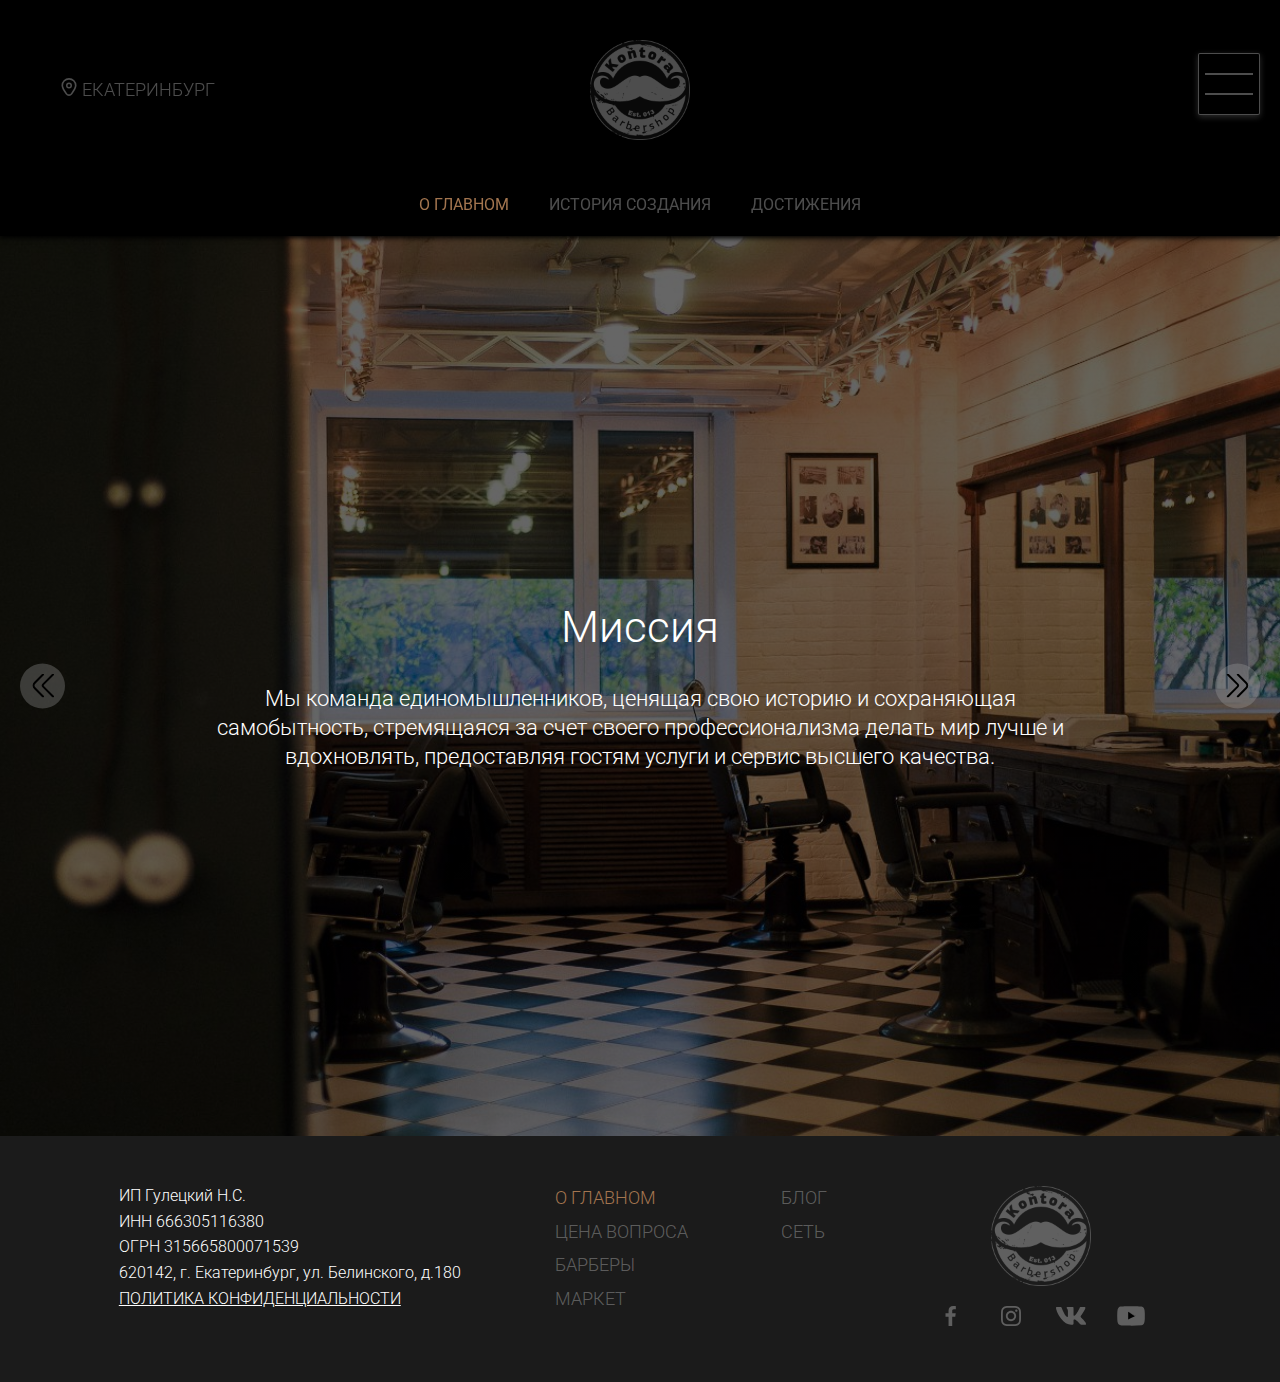
<file: mainthing.html>
<!DOCTYPE html>
<html lang="ru">

<head>
    <meta charset="UTF-8">
    <meta http-equiv="X-UA-Compatible" content="IE=edge">
    <meta name="viewport" content="width=device-width, initial-scale=1.0">
    <link rel="stylesheet" href="css/normalize.css">
    <link rel="stylesheet" href="css/slick.css">
    <link rel="preconnect" href="https://fonts.googleapis.com">
    <link href="https://fonts.googleapis.com/css?family=Roboto:100,300,regular&display=swap&subset=cyrillic-ext"
        rel="stylesheet">
    <link rel="stylesheet" href="css/style.css">
    <title>О главном</title>
</head>

<body>

    <div class="wrapper">

        <header class="header header-popup">

            <h1 class="visually-hidden">О компании Барберконтора</h1>

            <div class="header__body">

                <div class="header__maps menu">
                    <a class="menu__link menu__link-maps">
                        <span>
                            <svg xmlns="http://www.w3.org/2000/svg" id="Outline" viewBox="0 0 24 24" width="18"
                                height="18" fill="rgba(255, 255, 255, 0.3)">
                                <path class="svg-patch"
                                    d="M12,6a4,4,0,1,0,4,4A4,4,0,0,0,12,6Zm0,6a2,2,0,1,1,2-2A2,2,0,0,1,12,12Z" />
                                <path class="svg-patch"
                                    d="M12,24a5.271,5.271,0,0,1-4.311-2.2c-3.811-5.257-5.744-9.209-5.744-11.747a10.055,10.055,0,0,1,20.11,0c0,2.538-1.933,6.49-5.744,11.747A5.271,5.271,0,0,1,12,24ZM12,2.181a7.883,7.883,0,0,0-7.874,7.874c0,2.01,1.893,5.727,5.329,10.466a3.145,3.145,0,0,0,5.09,0c3.436-4.739,5.329-8.456,5.329-10.466A7.883,7.883,0,0,0,12,2.181Z" />
                            </svg>
                        </span>
                        <span>Екатеринбург</span>
                    </a>
                </div>

                <div class="header__navigation logo">
                    <nav class="header__menu menu">
                        <ul class="menu__list">

                            <li class="menu__item">
                                <a href="#" class="menu__link">
                                    О главном
                                </a>
                            </li>

                            <li class="menu__item">
                                <a href="network.html" class="menu__link">
                                    Сеть
                                </a>
                            </li>

                            <li class="menu__item">
                                <a href="price.html" class="menu__link">
                                    Цена
                                </a>
                            </li>

                        </ul>
                    </nav>

                    <a href="index.html" class="logo__link" aria-label="Вернутся на главную страницу">
                        <img src="images/svg/logo.svg" alt="Логотип компании barberkontora">
                    </a>

                    <nav class="header__menu menu">
                        <ul class="menu__list">

                            <li class="menu__item">
                                <a href="barbers.html" class="menu__link">
                                    Барберы
                                </a>
                            </li>

                            <li class="menu__item">
                                <a href="market.html" class="menu__link">
                                    Маркет
                                </a>
                            </li>

                            <li class="menu__item">
                                <a href="blog.html" class="menu__link">
                                    Блог
                                </a>
                            </li>

                        </ul>
                    </nav>
                </div>

                <button aria-label="Меню открыть закрыть" type="button" class="burger btn">
                    <span></span>
                </button>

                <div class="header__content popup-menu menu">

                    <div class="popup-menu__container">

                        <div data-content id="main-thing" class="popup-img popup-img--active"
                            style="background-image: linear-gradient(rgba(0, 0, 0, 0.7), rgba(0, 0, 0, 0.7)), url(images/popup-munu/item_1.jpg);">
                        </div>

                        <div data-content id="network" class="popup-img"
                            style="background-image: linear-gradient(rgba(0, 0, 0, 0.7), rgba(0, 0, 0, 0.7)), url(images/popup-munu/item_2.jpg);">
                        </div>

                        <div data-content id="price" class="popup-img"
                            style="background-image: linear-gradient(rgba(0, 0, 0, 0.7), rgba(0, 0, 0, 0.7)), url(images/popup-munu/item_3.jpg);">
                        </div>

                        <div data-content id="barbers" class="popup-img"
                            style="background-image: linear-gradient(rgba(0, 0, 0, 0.7), rgba(0, 0, 0, 0.7)), url(images/popup-munu/item_4.jpg);">
                        </div>

                        <div data-content id="market" class="popup-img"
                            style="background-image: linear-gradient(rgba(0, 0, 0, 0.7), rgba(0, 0, 0, 0.7)), url(images/popup-munu/item_5.jpg);">
                        </div>

                        <div data-content id="blog" class="popup-img"
                            style="background-image: linear-gradient(rgba(0, 0, 0, 0.7), rgba(0, 0, 0, 0.7)), url(images/popup-munu/item_6.jpg);">
                        </div>

                        <div data-content id="franchise" class="popup-img"
                            style="background-image: linear-gradient(rgba(0, 0, 0, 0.7), rgba(0, 0, 0, 0.7)), url(images/popup-munu/item_7.jpg);">
                        </div>

                    </div>


                    <ul class="menu__list" aria-label="Меню">

                        <li class="menu__item">
                            <div data-href="main-thing" class="menu__link menu__link--active">
                                <a class="menu__link disabled">О главном</a>
                            </div>
                        </li>


                        <li class="menu__item">
                            <div data-href="network" class="menu__link">
                                <a href="network.html" class="menu__link">Сеть</a>
                            </div>
                        </li>

                        <li class="menu__item">
                            <div data-href="price" class="menu__link">
                                <a href="price.html" class="menu__link">Цена вопроса</a>
                            </div>
                        </li>

                        <li class="menu__item">
                            <div data-href="barbers" class="menu__link">
                                <a href="barbers.html" class="menu__link">Барберы</a>
                            </div>
                        </li>

                        <li class="menu__item">
                            <div data-href="market" class="menu__link">
                                <a href="market.html" class="menu__link">Маркет</a>
                            </div>
                        </li>

                        <li class="menu__item">
                            <div data-href="blog" class="menu__link">
                                <a href="blog.html" class="menu__link">Блог</a>
                            </div>
                        </li>
                    </ul>

                    <div class="btn">
                        <span class="btn__span"></span>
                        <a href="barbers.html" class="btn__link">Записаться на стрижку</a>
                    </div>

                </div>

                <div class="decorection"></div>

            </div>
        </header>

        <main class="main">

            <div class="mainthing">
                <div class="container">

                    <ul class="mainthing__list mainthing__list-mainthing">
                        <li class="mainthing__item">
                            <button data-tab="tab-1" class="mainthing__link mainthing__link--active">
                                О ГЛАВНОМ
                            </button>
                        </li>
                        <li class="mainthing__item">
                            <button data-tab="tab-2" class="mainthing__link">
                                ИСТоРИЯ СОЗДАНИЯ
                            </button>
                        </li>
                        <li class="mainthing__item">
                            <button data-tab="tab-3" class="mainthing__link">
                                ДОСТИЖЕНИЯ
                            </button>
                        </li>
                    </ul>
                </div>
            </div>

            <div class="mainthing-container maithing-mainthing mainthihg-maithing mainthing-mainthings">

                <div class="mainthing-slider" data-tab-content id="tab-1">
                    <div class="mainthing-mainthings__slider">

                        <div class="mainthing-mission mainthihg-maithing__bg"
                            style="background-image: linear-gradient(rgba(0, 0, 0, 0.6), rgba(0, 0, 0, 0.6)), url(images/mainthing/mainthing-slider_1.jpg);">
                            <div class="mainthing-mainthings__container">
                                <div class="mainthing-mainthings__info">
                                    <h2 class="maithing-mainthing__title">
                                        Миссия
                                    </h2>
                                    <p class="maithing-mainthing__text">
                                        Мы команда единомышленников, ценящая свою историю и сохраняющая
                                        самобытность, стремящаяся за счет своего профессионализма делать мир лучше и
                                        вдохновлять,
                                        предоставляя гостям услуги и сервис высшего качества.
                                    </p>
                                </div>
                            </div>
                        </div>

                        <div class="mainthing-principles mainthihg-maithing__bg"
                            style="background-image: linear-gradient(rgba(0, 0, 0, 0.6), rgba(0, 0, 0, 0.6)), url(images/mainthing/mainthing-slider_2.jpg);">
                            <div class="mainthing-mainthings__container">
                                <div class="mainthing-mainthings__info">
                                    <h2 class="maithing-mainthing__title">
                                        Принципы
                                    </h2>
                                    <p class="maithing-mainthing__text">
                                        Наши принципы это честность и открытость, мы стремимся к постоянному
                                        развитию команды. Качество оказываемых услуг и высокий уровень сервиса являются
                                        неотъемлемой
                                        частью нашей работы. Мы трудолюбивы и внимательны к каждой детали, что позволяет
                                        нам добиваться
                                        заслуженного уважения наших клиентов. Последовательность и приверженность нашим
                                        принципам
                                        позволяет смело принимать ответственность за результат.
                                    </p>
                                </div>
                            </div>
                        </div>

                        <div class="mainthing-values mainthihg-maithing__bg"
                            style="background-image: linear-gradient(rgba(0, 0, 0, 0.6), rgba(0, 0, 0, 0.6)), url(images/mainthing/mainthing-slider_3.jpg);">
                            <div class="mainthing-mainthings__container">
                                <div class="mainthing-mainthings__info">
                                    <h2 class="maithing-mainthing__title">
                                        Ценности
                                    </h2>
                                    <p class="maithing-mainthing__text">
                                        Люди, на деле демонстрирующие принципиальность, уважение и коллективный
                                        дух. Люди, полные энергии, энтузиазма и смелости, необходимой настоящим лидерам.
                                        Люди, которые
                                        строят отношения на основе правильных поступков.
                                    </p>
                                </div>
                            </div>
                        </div>

                        <div class="mainthing-goals mainthihg-maithing__bg"
                            style="background-image: linear-gradient(rgba(0, 0, 0, 0.6), rgba(0, 0, 0, 0.6)), url(images/mainthing/mainthing-slider_4.jpg);">
                            <div class="mainthing-mainthings__container">
                                <div class="mainthing-mainthings__info">
                                    <h2 class="maithing-mainthing__title">
                                        Цели
                                    </h2>
                                    <p class="maithing-mainthing__text">
                                        Неприрывно развивать мастерство и укреплять стремления всех членов
                                        команды, раскрывая индивидуальные преимущества и способности каждого.
                                        Формировать лучшие
                                        пространства для отдыха и общения людей, создавать особенную атмосферу,
                                        нацеленную на комфорт
                                        всех гостей.
                                    </p>
                                </div>
                            </div>
                        </div>

                    </div>
                </div>

                <div class="mainthing-history mainthing-mainthing maithing-history" data-tab-content id="tab-2">
                    <div class="maithing-history__body">

                        <div class="maithing-history__header">
                            <div class="container">
                                <div class="maithing-history__founder founder">
                                    <div class="founder__row">
                                        <figure class="founder__images">
                                            <img src="images/mainthing-history/history-profile.jpg"
                                                alt="ОСНОВАТЕЛЬ БАРБЕРШОПА KONTORA АЛЕКСАНДР ЛУКОЯНОВ">
                                        </figure>
                                        <div class="founder__info">
                                            <h3 class="founder__heading">
                                                ОСНОВАТЕЛЬ БАРБЕРШОПА KONTORA
                                            </h3>
                                            <h2 class="founder__title">
                                                АЛЕКСАНДР ЛУКОЯНОВ
                                            </h2>
                                            <span class="founder__maps">
                                                ЕКАТЕРИНБУРГ
                                            </span>
                                        </div>
                                    </div>
                                </div>
                                <div class="maithing-history__info">
                                    <p class="maithing-history__text">
                                        Команда мужской парикмахерской «KONTORA» — пионеры барбершопов на Урале. Первая
                                        «KONTORA» открылась в Екатеринбурге в июне 2013 года не ул. Мамина-Сибиряка,
                                        102, где и находится до сих пор. Это было ноу-хау для уральской индустрии
                                        красоты, начало новой эпохи мужских стрижек. Через месяц на той же улице
                                        запустится франшиза федеральной сети «Chop-Chop», и еще через год начнется
                                        настоящий барбербум.
                                    </p>
                                    <p class="maithing-history__text">
                                        Идея открытия первого уральского барбершопа зародилась у Александра Лукоянова,
                                        основателя барбершопа «KONTORA». Он занимается мужскими стрижками всю свою
                                        сознательную жизнь. Круг людей, который хотели стричься только у него, постоянно
                                        рос. Мастер занимался мужскими стрижками в классическом салоне, а так же
                                        оборудовал в своей квартире студию вместо кухни: кресло, мойка, зеркало. Не ел
                                        дома, только работал. К Александру приезжали клиенты со всего города и из
                                        ближайших городов. Конечно, большая часть его дня проходила в салоне.
                                    </p>
                                </div>
                            </div>
                        </div>

                        <div class="maithing-history__content">
                            <div class="parallax-maithing"
                                style="background-image: linear-gradient(rgba(0, 0, 0, 0.3), rgba(0, 0, 0, 0.3)), url(images/mainthing-history/history-1.jpg);">
                            </div>
                            <div class="container">
                                <span class="maithing-history__span">ПЕРВЫЙ БАРБЕРШОП «KONTORA» В ЕКАТЕРИНБУРГЕ
                                    2013</span>
                                <div class="mainthing-mainthings__content">
                                    <p class="parallax-maithing-text">
                                        «Статуи, лепнина, блеск — вспоминает рабочую обстановку Александр. — Рюшечки
                                        какие-то, пережитки барокко… В определенный момент я понял, что мне это очень не
                                        нравится, придуманный мир, подделка. Захотелось чего-то подлинного — свое место
                                        для своих людей, где все настоящее. Тогда я и решил, каким будет первый
                                        барбершоп на Урале — с деревом, стеклом, натуральной кожей. Простой, не
                                        красивее, чем в гараже. Все как есть.»
                                    </p>
                                    <p class="parallax-maithing-text">
                                        Александр поделился идеей с клиентами, среди которых нашлось несколько
                                        энтузиастов, поверивших в его бизнес-проект. Через клиентов нашлось помещение в
                                        том самом районе, куда все «свои» уже привыкли приезжать. Логотип компаньоны
                                        выбрали моментально, а над названием пришлось поломать голову.
                                    </p>
                                </div>
                            </div>

                            <div class="parallax-maithing"
                                style="background-image: linear-gradient(rgba(0, 0, 0, 0.3), rgba(0, 0, 0, 0.3)), url(images/mainthing-history/history-2.jpg);">
                            </div>
                            <div class="container">
                                <span class="maithing-history__span">ПЕРВЫЕ ИНСТРУМЕНТЫ БАРБЕРОВ</span>
                                <div class="mainthing-mainthings__content">
                                    <p class="parallax-maithing-text">
                                        Партнеры Александра профинансировали строительство первого барбершопа, совместно
                                        с ним подбирали каждую деталь, не экономили на мелочах и делали все, как для
                                        себя, так что ремонт в собственных квартирах был в разы хуже чем в «KONTORe». В
                                        тот момент зародился настоящий коллектив, в котором каждый партнер отвечает за
                                        свой фронт работы, учавствую в развитии бизнеса до сих пор. Так началась история
                                        нового формата мужских стрижек на Урале. Ниже представлен график, отражающий
                                        динамику работы первого барбершопа «KONTORA», планируемые объемы выручки и срок
                                        окупаемости были перевыполнены с ощутимым запасом. На старте все получилось как
                                        нельзя лучше благодаря энтузиазму и трудолюбию все участников.
                                    </p>
                                    <p class="parallax-maithing-text">
                                        С тех пор прошло почти 4 года, «KONTORA barbershop» стала зарегистрированной
                                        торговой маркой, не текущий момент команда в трех городах насчитывает почти 50
                                        сотрудников. В Екатеринбурге открыто три заведения, в 2016 году уральские
                                        барберы запустили свои франшизы в Челябинске и Новосибирске. В конце 2016 года
                                        под крылом «KONTORы» в Екатеринбурге была открыта школа барберов «Manufactura».
                                        Это позволило вывести на новый уровень подготовку кадров, что является
                                        коллосальным преимуществом в условиях обострившейся конкуренции.
                                    </p>
                                </div>
                            </div>

                            <div class="parallax-maithing"
                                style="background-image: linear-gradient(rgba(0, 0, 0, 0.3), rgba(0, 0, 0, 0.3)), url(images/mainthing-history/history-3.jpg);">
                            </div>
                            <div class="container">
                                <span class="maithing-history__span">ПЕРВЫЙ КЛИЕНТ КОНТОРЫ</span>
                                <div class="mainthing-mainthings__content">
                                    <p class="parallax-maithing-text">
                                        В 1990-е парикмахерские выросли в салоны красоты и зашли в каждый дом. Из
                                        элитного сегмента они постепенно перешли в масс-маркет. Игроки рынка
                                        предполагают, тоже самое произойдет и с барбершопами. Владельцы «KONTORы»
                                        уверены, что барбершопы сумеют остаться на рынке благодаря качеству услуг и
                                        чувству времени: «Только у бабы Зины в придомой парикмахерской ничего не
                                        меняется. Она на жизнь жалуется, на автомате стрижет. Ей не интересно, а нам
                                        интересно, что происходит с рынком. Тренды тесно переплетаются с классикой. А
                                        вечная классика — наше все! Мы будем, мы готовы меняться».
                                    </p>
                                </div>
                            </div>
                        </div>
                    </div>
                </div>

                <div class="maithing-achievements mainthing-mainthing" data-tab-content id="tab-3">
                    <div class="container">
                        <ul class="maithing-achievements__list">
                            <li class="maithing-achievements__item">
                                <span class="maithing-achievements__text">
                                    КОЛИЧЕСТВО БАРБЕРОВ СЕТИ КОНТОРА
                                </span>
                                <span class="maithing-achievements__numbers">
                                    57
                                </span>
                            </li>
                            <li class="maithing-achievements__item">
                                <span class="maithing-achievements__text">
                                    КЛИЕНТОВ СТАНОВЯТСЯ ПОСТОЯННЫМИ
                                </span>
                                <span class="maithing-achievements__numbers">
                                    79 %
                                </span>
                            </li>
                            <li class="maithing-achievements__item">
                                <span class="maithing-achievements__text">
                                    ДОВЕРЯЮТ НАМ СВОИХ МАЛЫШЕЙ
                                </span>
                                <span class="maithing-achievements__numbers">
                                    53 %
                                </span>
                            </li>
                            <li class="maithing-achievements__item">
                                <span class="maithing-achievements__text">
                                    ПРИХОДЯТ ПО РЕКОМЕНДАЦИИ ДРУГА
                                </span>
                                <span class="maithing-achievements__numbers">
                                    37 %
                                </span>
                            </li>
                            <li class="maithing-achievements__item">
                                <span class="maithing-achievements__text">
                                    ВОЗРАСТ САМОГО МАЛЕНЬКОГО КЛИЕНТА
                                </span>
                                <span class="maithing-achievements__numbers">
                                    8 месяцев
                                </span>
                            </li>
                            <li class="maithing-achievements__item">
                                <span class="maithing-achievements__text">
                                    СРЕДНИЙ ЧЕК
                                </span>
                                <span class="maithing-achievements__numbers">
                                    1 050 ₽
                                </span>
                            </li>
                            <li class="maithing-achievements__item">
                                <span class="maithing-achievements__text">
                                    КОЛИЧЕСТВО ТОЧЕК СЕТИ
                                </span>
                                <span class="maithing-achievements__numbers">
                                    10
                                </span>
                            </li>
                            <li class="maithing-achievements__item">
                                <span class="maithing-achievements__text">
                                    КОЛИЧЕСТВО ГОРОДОВ ПРИСУТСТВИЯ
                                </span>
                                <span class="maithing-achievements__numbers">
                                    5
                                </span>
                            </li>
                        </ul>
                    </div>
                </div>
            </div>

        </main>

        <footer class="footer">
            <div class="container">
                <div class="footer__body menu">

                    <div class="footer__column">
                        <ul class="footer__list">
                            <li class="footer__item">
                                ИП Гулецкий Н.С.
                            </li>
                            <li class="footer__item">
                                ИНН 666305116380
                            </li>
                            <li class="footer__item">
                                ОГРН 315665800071539
                            </li>
                            <li class="footer__item">
                                620142, г. Екатеринбург, ул. Белинского, д.180
                            </li>
                            <li class="footer__item">
                                <a class="footer__conf menu__link" href="policy.html">
                                    Политика конфиденциальности
                                </a>
                            </li>
                        </ul>
                    </div>

                    <div class="footer__column footer__column-menu">
                        <ul class="footer__menu-list" aria-label="Меню">
                            <li class="footer__menu-item">
                                <a class="menu__link disabled">
                                    О ГЛАВНОМ
                                </a>
                            </li>
                            <li class="footer__menu-item">
                                <a href="price.html" class="menu__link">
                                    ЦЕНА ВОПРОСА
                                </a>
                            </li>
                            <li class="footer__menu-item">
                                <a href="barbers.html" class="menu__link">
                                    БАРБЕРЫ
                                </a>
                            </li>
                            <li class="footer__menu-item">
                                <a href="market.html" class="menu__link">
                                    МАРКЕТ
                                </a>
                            </li>
                        </ul>
                    </div>

                    <div class="footer__column footer__column-menu">
                        <ul class="footer__menu-list" aria-label="Меню">
                            <li class="footer__menu-item">
                                <a href="blog.html" class="menu__link">
                                    БЛОГ
                                </a>
                            </li>
                            <li class="footer__menu-item">
                                <a href="network.html" class="menu__link">
                                    СЕТЬ
                                </a>
                            </li>
                        </ul>
                    </div>

                    <div class="footer__column footer__column-social">

                        <div class="logo">
                            <a href="index.html" class="logo__link" aria-label="Вернутся на главную страницу">
                                <img src="images/svg/logo.svg" alt="Логотип компании barberkontora">
                            </a>
                        </div>
                        <div class="footer__social social">
                            <ul class="social__list" aria-label="Наши социальные сети">
                                <li class="social__item">
                                    <a href="https://www.facebook.com/" aria-label="Перейти на сайт Фейсбук"
                                        target="_blank" class="social__link">
                                        <svg width="11px" height="20px" viewBox="0 0 11 20"
                                            fill="rgba(255, 255, 255, 0.3)" xmlns="http://www.w3.org/2000/svg"
                                            xmlns:xlink="http://www.w3.org/1999/xlink">
                                            <g transform="translate(-710.000000, -8017.000000)">
                                                <g transform="translate(0.000000, 7837.000000)">
                                                    <g transform="translate(630.000000, 180.000000)">
                                                        <g transform="translate(80.000000, 0.000000)">
                                                            <path class="svg-patch"
                                                                d="M6.71192308,19.9118269 L6.71192308,10.8290385 L9.76067308,10.8290385 L10.2171154,7.28932692 L6.71192308,7.28932692 L6.71192308,5.02932692 C6.71192308,4.00451923 6.99653846,3.30605769 8.46625,3.30605769 L10.3406731,3.30519231 L10.3406731,0.139326923 C10.0163462,0.0963461538 8.90375,0 7.60932692,0 C4.90682692,0 3.05663462,1.64951923 3.05663462,4.67894231 L3.05663462,7.28942308 L0,7.28942308 L0,10.8291346 L3.05653846,10.8291346 L3.05653846,19.9119231 L6.71192308,19.9118269 Z"
                                                                id="Shape"></path>
                                                        </g>
                                                    </g>
                                                </g>
                                            </g>
                                        </svg>
                                    </a>
                                </li>
                                <li class="social__item">
                                    <a href="https://www.instagram.com/" aria-label="Перейти на сайт Инстаграм"
                                        target="_blank" class="social__link">
                                        <svg width="20px" height="20px" viewBox="0 0 20 20"
                                            fill="rgba(255, 255, 255, 0.3)" xmlns="http://www.w3.org/2000/svg"
                                            xmlns:xlink="http://www.w3.org/1999/xlink">
                                            <g transform="translate(-670.000000, -8017.000000)">
                                                <g transform="translate(0.000000, 7837.000000)">
                                                    <g transform="translate(630.000000, 180.000000)">
                                                        <g transform="translate(40.000000, 0.000000)">
                                                            <path class="svg-patch"
                                                                d="M6.66720517,10 C6.66720517,8.15912763 8.15912763,6.66639742 10,6.66639742 C11.8408724,6.66639742 13.3336026,8.15912763 13.3336026,10 C13.3336026,11.8408724 11.8408724,13.3336026 10,13.3336026 C8.15912763,13.3336026 6.66720517,11.8408724 6.66720517,10 M4.86510501,10 C4.86510501,12.8360258 7.16397415,15.134895 10,15.134895 C12.8360258,15.134895 15.134895,12.8360258 15.134895,10 C15.134895,7.16397415 12.8360258,4.86510501 10,4.86510501 C7.16397415,4.86510501 4.86510501,7.16397415 4.86510501,10 M14.138126,4.66155089 C14.138126,5.32390953 14.6752827,5.86187399 15.3384491,5.86187399 C16.0008078,5.86187399 16.5387722,5.32390953 16.5387722,4.66155089 C16.5387722,3.99919225 16.0016155,3.46203554 15.3384491,3.46203554 C14.6752827,3.46203554 14.138126,3.99919225 14.138126,4.66155089 M5.95961228,18.1397415 C4.98465267,18.095315 4.45476575,17.9329564 4.10258481,17.7956381 C3.63570275,17.6138934 3.30290792,17.3974152 2.95234249,17.0476575 C2.60258481,16.6978998 2.38529887,16.365105 2.20436187,15.8982229 C2.06704362,15.546042 1.90468498,15.0161551 1.86025848,14.0411955 C1.81179321,12.9870759 1.80210016,12.6704362 1.80210016,10 C1.80210016,7.32956381 1.81260097,7.01373183 1.86025848,5.95880452 C1.90468498,4.98384491 2.06785137,4.45476575 2.20436187,4.10177706 C2.38610662,3.63489499 2.60258481,3.30210016 2.95234249,2.95153473 C3.30210016,2.60177706 3.63489499,2.38449111 4.10258481,2.20355412 C4.45476575,2.06623586 4.98465267,1.90387722 5.95961228,1.85945073 C7.01373183,1.81098546 7.33037157,1.80129241 10,1.80129241 C12.6704362,1.80129241 12.9862682,1.81179321 14.0411955,1.85945073 C15.0161551,1.90387722 15.5452342,2.06704362 15.8982229,2.20355412 C16.365105,2.38449111 16.6978998,2.60177706 17.0484653,2.95153473 C17.3982229,3.30129241 17.6147011,3.63489499 17.7964459,4.10177706 C17.9337641,4.453958 18.0961228,4.98384491 18.1405493,5.95880452 C18.1890145,7.01373183 18.1987076,7.32956381 18.1987076,10 C18.1987076,12.6696284 18.1890145,12.9862682 18.1405493,14.0411955 C18.0961228,15.0161551 17.9329564,15.546042 17.7964459,15.8982229 C17.6147011,16.365105 17.3982229,16.6978998 17.0484653,17.0476575 C16.6987076,17.3974152 16.365105,17.6138934 15.8982229,17.7956381 C15.546042,17.9329564 15.0161551,18.095315 14.0411955,18.1397415 C12.9870759,18.1882068 12.6704362,18.1978998 10,18.1978998 C7.33037157,18.1978998 7.01373183,18.1882068 5.95961228,18.1397415 M5.87722132,0.0605815832 C4.81260097,0.10904685 4.08562197,0.277867528 3.44991922,0.525040388 C2.79240711,0.780290792 2.23505654,1.12277868 1.67851373,1.67851373 C1.12277868,2.23424879 0.780290792,2.79159935 0.525040388,3.44991922 C0.277867528,4.08562197 0.10904685,4.81260097 0.0605815832,5.87722132 C0.0113085622,6.94345719 0,7.28432956 0,10 C0,12.7156704 0.0113085622,13.0565428 0.0605815832,14.1227787 C0.10904685,15.187399 0.277867528,15.914378 0.525040388,16.5500808 C0.780290792,17.2075929 1.12197092,17.7657512 1.67851373,18.3214863 C2.23424879,18.8772213 2.79159935,19.2189015 3.44991922,19.4749596 C4.08642973,19.7221325 4.81260097,19.8909532 5.87722132,19.9394184 C6.94426494,19.9878837 7.28432956,20 10,20 C12.7164782,20 13.0565428,19.9886914 14.1227787,19.9394184 C15.187399,19.8909532 15.914378,19.7221325 16.5500808,19.4749596 C17.2075929,19.2189015 17.7649435,18.8772213 18.3214863,18.3214863 C18.8772213,17.7657512 19.2189015,17.2075929 19.4749596,16.5500808 C19.7221325,15.914378 19.8917609,15.187399 19.9394184,14.1227787 C19.9878837,13.0557351 19.9991922,12.7156704 19.9991922,10 C19.9991922,7.28432956 19.9878837,6.94345719 19.9394184,5.87722132 C19.8909532,4.81260097 19.7221325,4.08562197 19.4749596,3.44991922 C19.2189015,2.79240711 18.8772213,2.23505654 18.3214863,1.67851373 C17.7657512,1.12277868 17.2075929,0.780290792 16.5508885,0.525040388 C15.914378,0.277867528 15.187399,0.108239095 14.1235864,0.0605815832 C13.0573506,0.0121163166 12.7164782,0 10.0008078,0 C7.28432956,0 6.94426494,0.0113085622 5.87722132,0.0605815832">
                                                            </path>
                                                        </g>
                                                    </g>
                                                </g>
                                            </g>
                                        </svg>
                                    </a>
                                </li>
                                <li class="social__item">
                                    <a href="https://vk.com/" aria-label="Перейти на сайт Вконтакте" target="_blank"
                                        class="social__link">
                                        <svg width="22px" height="20px" viewBox="0 0 20 12"
                                            fill="rgba(255, 255, 255, 0.3)" xmlns="http://www.w3.org/2000/svg"
                                            xmlns:xlink="http://www.w3.org/1999/xlink">
                                            <g transform="translate(-630.000000, -8021.000000)">
                                                <g transform="translate(0.000000, 7837.000000)">
                                                    <g transform="translate(630.000000, 180.000000)">
                                                        <path class="svg-patch"
                                                            d="M19.5395147,4.7972122 C19.6801992,4.32826385 19.5395147,4 18.882987,4 L16.6945614,4 C16.1318233,4 15.8817176,4.29700062 15.7410331,4.62526447 C15.7410331,4.62526447 14.6311886,7.34516492 13.0523958,9.09590544 C12.5365526,9.61174863 12.3177101,9.76806474 12.0363411,9.76806474 C11.8956566,9.76806474 11.6924456,9.61174863 11.6924456,9.14280027 L11.6924456,4.7972122 C11.6924456,4.23447418 11.5361295,4 11.0671811,4 L7.62822654,4 C7.28433109,4 7.06548852,4.2657374 7.06548852,4.50021158 C7.06548852,5.03168638 7.84706911,5.15673927 7.94085878,6.62611078 L7.94085878,9.8462228 C7.94085878,10.5496453 7.81580589,10.6746982 7.53443687,10.6746982 C6.79975112,10.6746982 4.98648416,7.95479778 3.92353455,4.82847542 C3.70469199,4.25010579 3.50148104,4 2.93874301,4 L0.750317365,4 C0.125052894,4 0,4.29700062 0,4.62526447 C0,5.20363411 0.734685753,8.07985067 3.4545862,11.8783323 C5.26785317,14.4731799 7.81580589,15.8800249 10.1292844,15.8800249 C11.5204979,15.8800249 11.6924456,15.5673927 11.6924456,15.0359179 L11.6924456,13.0663348 C11.6924456,12.4410704 11.8174985,12.3160175 12.2708152,12.3160175 C12.5990791,12.3160175 13.1461855,12.4723336 14.4436093,13.7228625 C15.9286124,15.2078656 16.1787182,15.8800249 17.0071936,15.8800249 L19.1956193,15.8800249 C19.8208837,15.8800249 20.133516,15.5673927 19.9459366,14.9577599 C19.7427257,14.348127 19.0393031,13.4571251 18.1014064,12.3941755 C17.5855632,11.7845427 16.8196143,11.1436466 16.6007717,10.8153827 C16.2725079,10.3933292 16.3662975,10.2057499 16.6007717,9.8462228 C16.6007717,9.83059119 19.2737773,6.07900437 19.5395147,4.7972122 L19.5395147,4.7972122 Z">
                                                        </path>
                                                    </g>
                                                </g>
                                            </g>
                                        </svg>
                                    </a>
                                </li>
                                <li class="social__item">
                                    <a href="https://www.youtube.com/" aria-label="Перейти на сайт Ютуб" target="_blank"
                                        class="social__link">
                                        <svg width="28px" height="20px" viewBox="0 0 28 20"
                                            xmlns="http://www.w3.org/2000/svg"
                                            xmlns:xlink="http://www.w3.org/1999/xlink">
                                            <g transform="translate(-741.000000, -8017.000000)">
                                                <g transform="translate(0.000000, 7837.000000)">
                                                    <g transform="translate(630.000000, 180.000000)">
                                                        <g transform="translate(111.000000, 0.000000)">
                                                            <path
                                                                d="M18.6010256,9.64615385 C16.0666667,8.29179487 13.64,7.04666667 11.1594872,5.74666667 L11.1594872,13.5235897 C13.7697436,12.1046154 16.5210256,10.8051282 18.6117949,9.64615385 L18.6010256,9.64615385 L18.6010256,9.64615385 Z"
                                                                fill="#000000"></path>
                                                            <path class="svg-patch"
                                                                d="M18.6010256,9.64615385 C16.0666667,8.29179487 11.1594872,5.74666667 11.1594872,5.74666667 L17.7020513,10.1441026 C17.7025641,10.1441026 16.5102564,10.8051282 18.6010256,9.64615385 Z"
                                                                fill="rgba(255, 255, 255, 0.3)"></path>
                                                            <path class="svg-patch"
                                                                d="M11.6364103,19.6112821 C6.37230769,19.514359 4.57435897,19.4271795 3.46923077,19.1994872 C2.72153846,19.0482051 2.07179487,18.7123077 1.59538462,18.2251282 C1.22717949,17.8564103 0.934358974,17.2938462 0.707179487,16.5133333 C0.512307692,15.8630769 0.436410256,15.3220513 0.328205128,14.0005128 C0.162564103,11.0179487 0.123076923,8.57948718 0.328205128,5.85487179 C0.497435897,4.35025641 0.579487179,2.56410256 1.70358974,1.52205128 C2.23435897,1.03435897 2.85179487,0.720512821 3.54512821,0.590769231 C4.62820513,0.385128205 9.2425641,0.222564103 14.0194872,0.222564103 C18.785641,0.222564103 23.4102564,0.385128205 24.494359,0.590769231 C25.3605128,0.753333333 26.1728205,1.24051282 26.6497436,1.86871795 C27.6753846,3.48205128 27.6933333,5.48820513 27.7974359,7.0574359 C27.8405128,7.80512821 27.8405128,12.0507692 27.7974359,12.7984615 C27.6353846,15.2784615 27.5051282,16.1558974 27.1369231,17.065641 C26.9092308,17.64 26.7148718,17.9430769 26.3784615,18.2789744 C25.850853,18.7958759 25.1782356,19.1396979 24.4502564,19.2646154 C19.8948718,19.6071795 16.0266667,19.6815385 11.6364103,19.6112821 L11.6364103,19.6112821 Z M18.6123077,9.64615385 C16.0779487,8.29179487 13.6512821,7.03589744 11.1707692,5.73589744 L11.1707692,13.5133333 C13.7810256,12.094359 16.5328205,10.794359 18.6230769,9.63538462 L18.6123077,9.64615385 Z"
                                                                fill="rgba(255, 255, 255, 0.3)"></path>
                                                        </g>
                                                    </g>
                                                </g>
                                            </g>
                                        </svg>
                                    </a>
                                </li>
                            </ul>
                        </div>
                    </div>

                </div>
            </div>
        </footer>

    </div>


    <script src="https://ajax.googleapis.com/ajax/libs/jquery/3.4.1/jquery.min.js"></script>
    <script src="js/slick.min.js"></script>
    <script src="js/burger-menu-hover.js"></script>
    <script src="js/burger.js"></script>
    <script src="js/modal.js"></script>
    <script src="js/tabs.js"></script>
    <script src="js/main.js"></script>

</body>

</html>
</file>
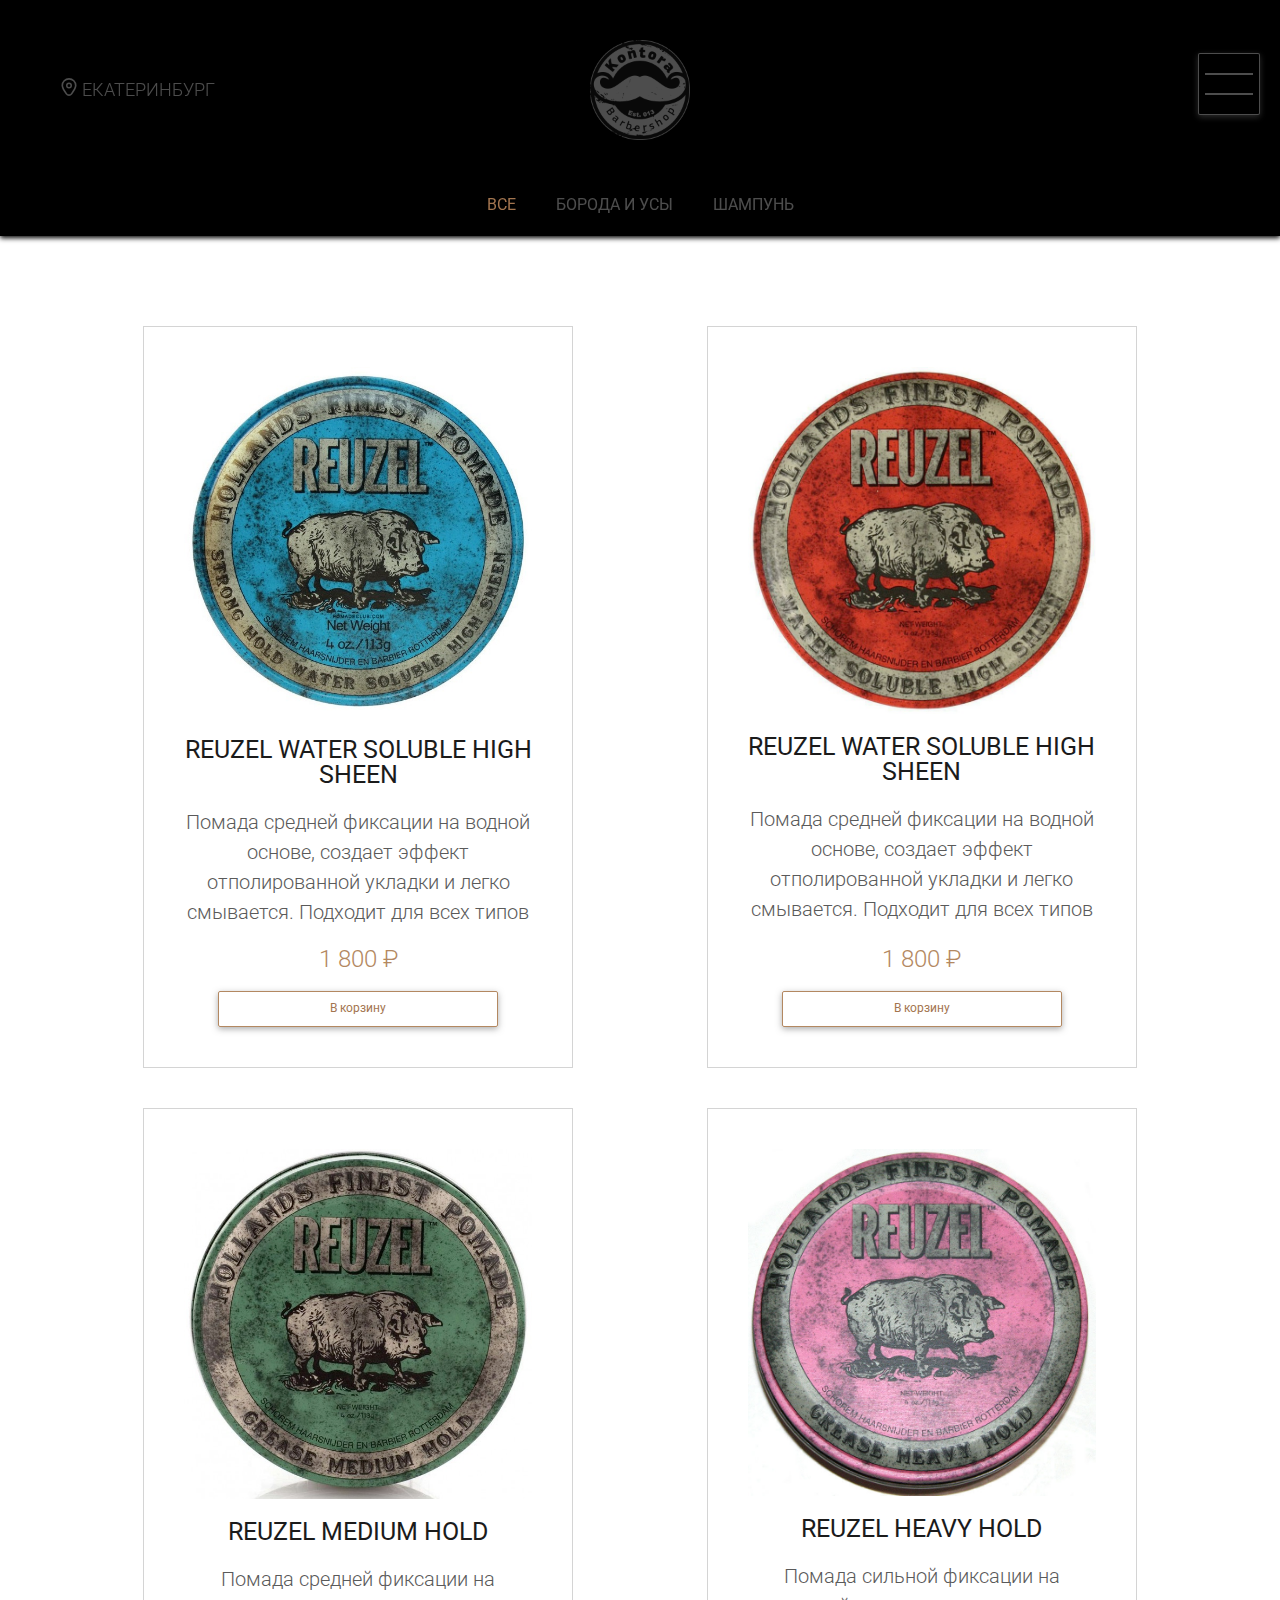
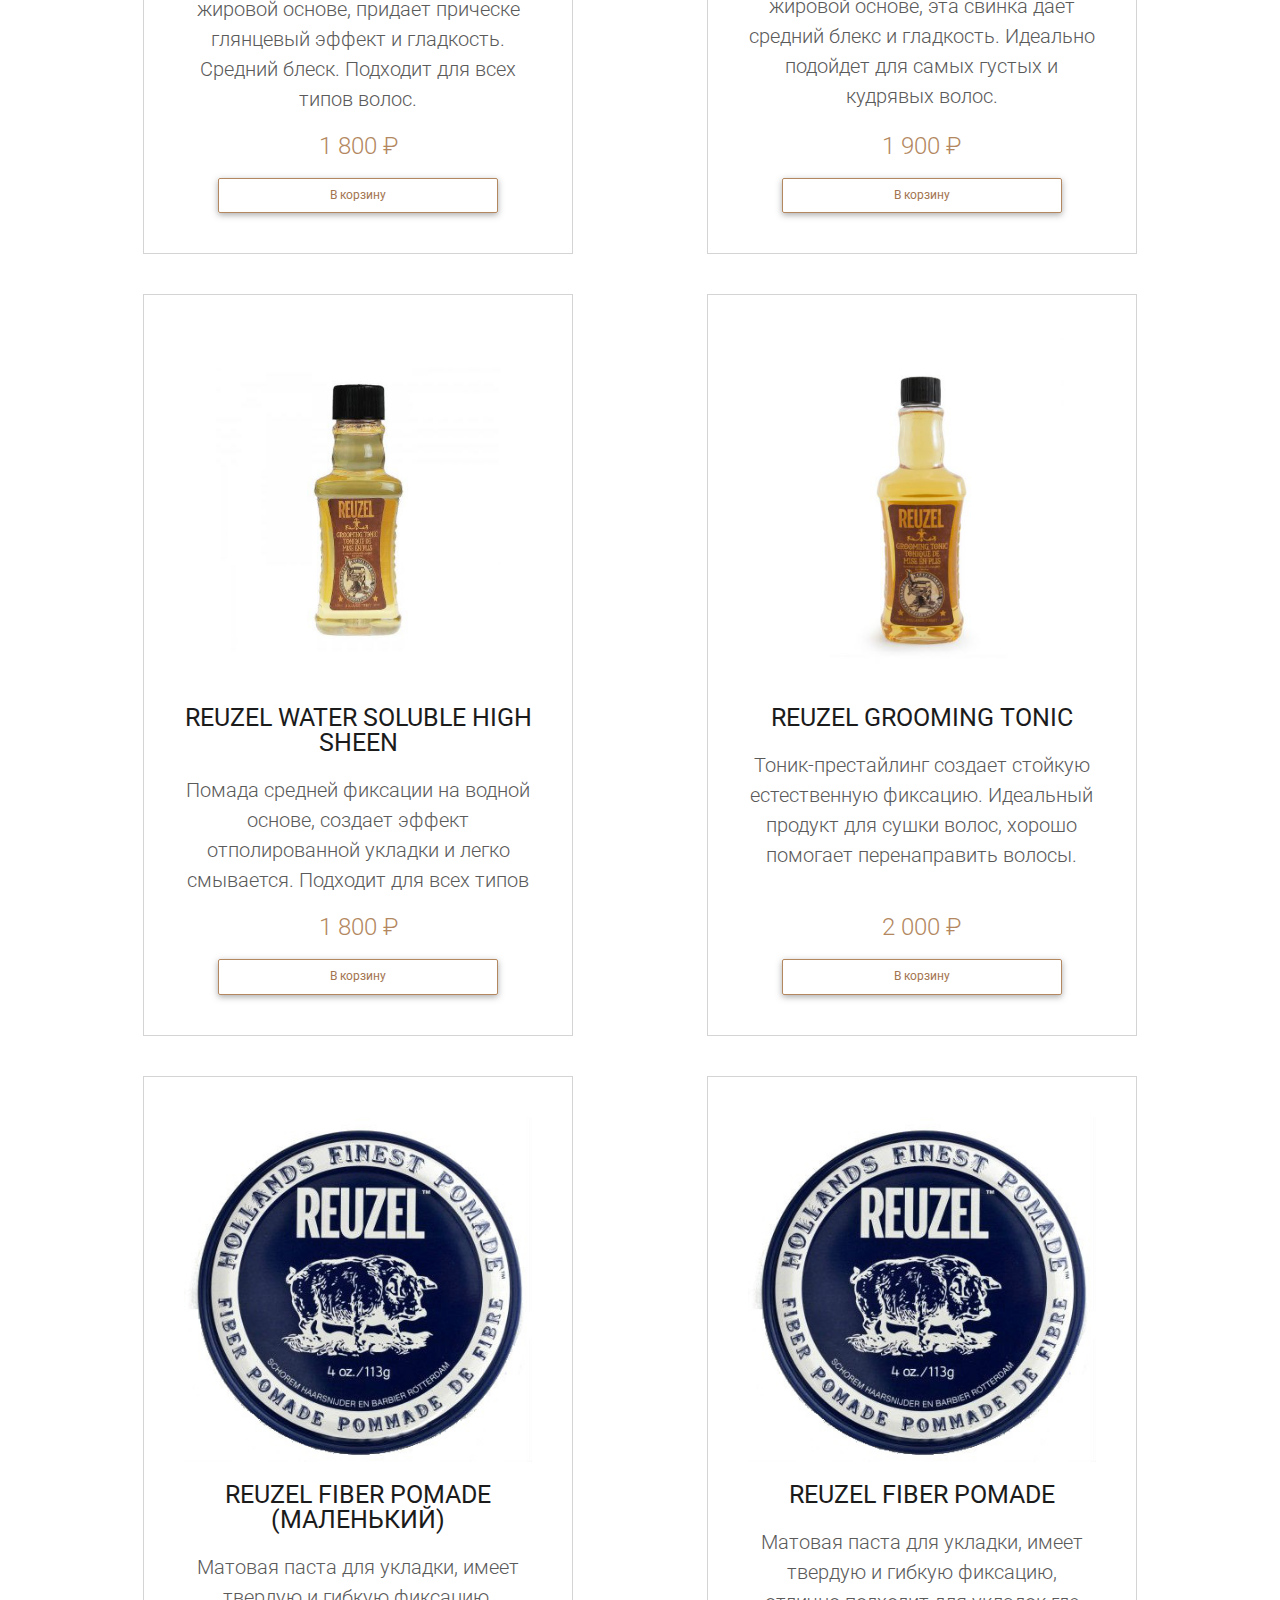
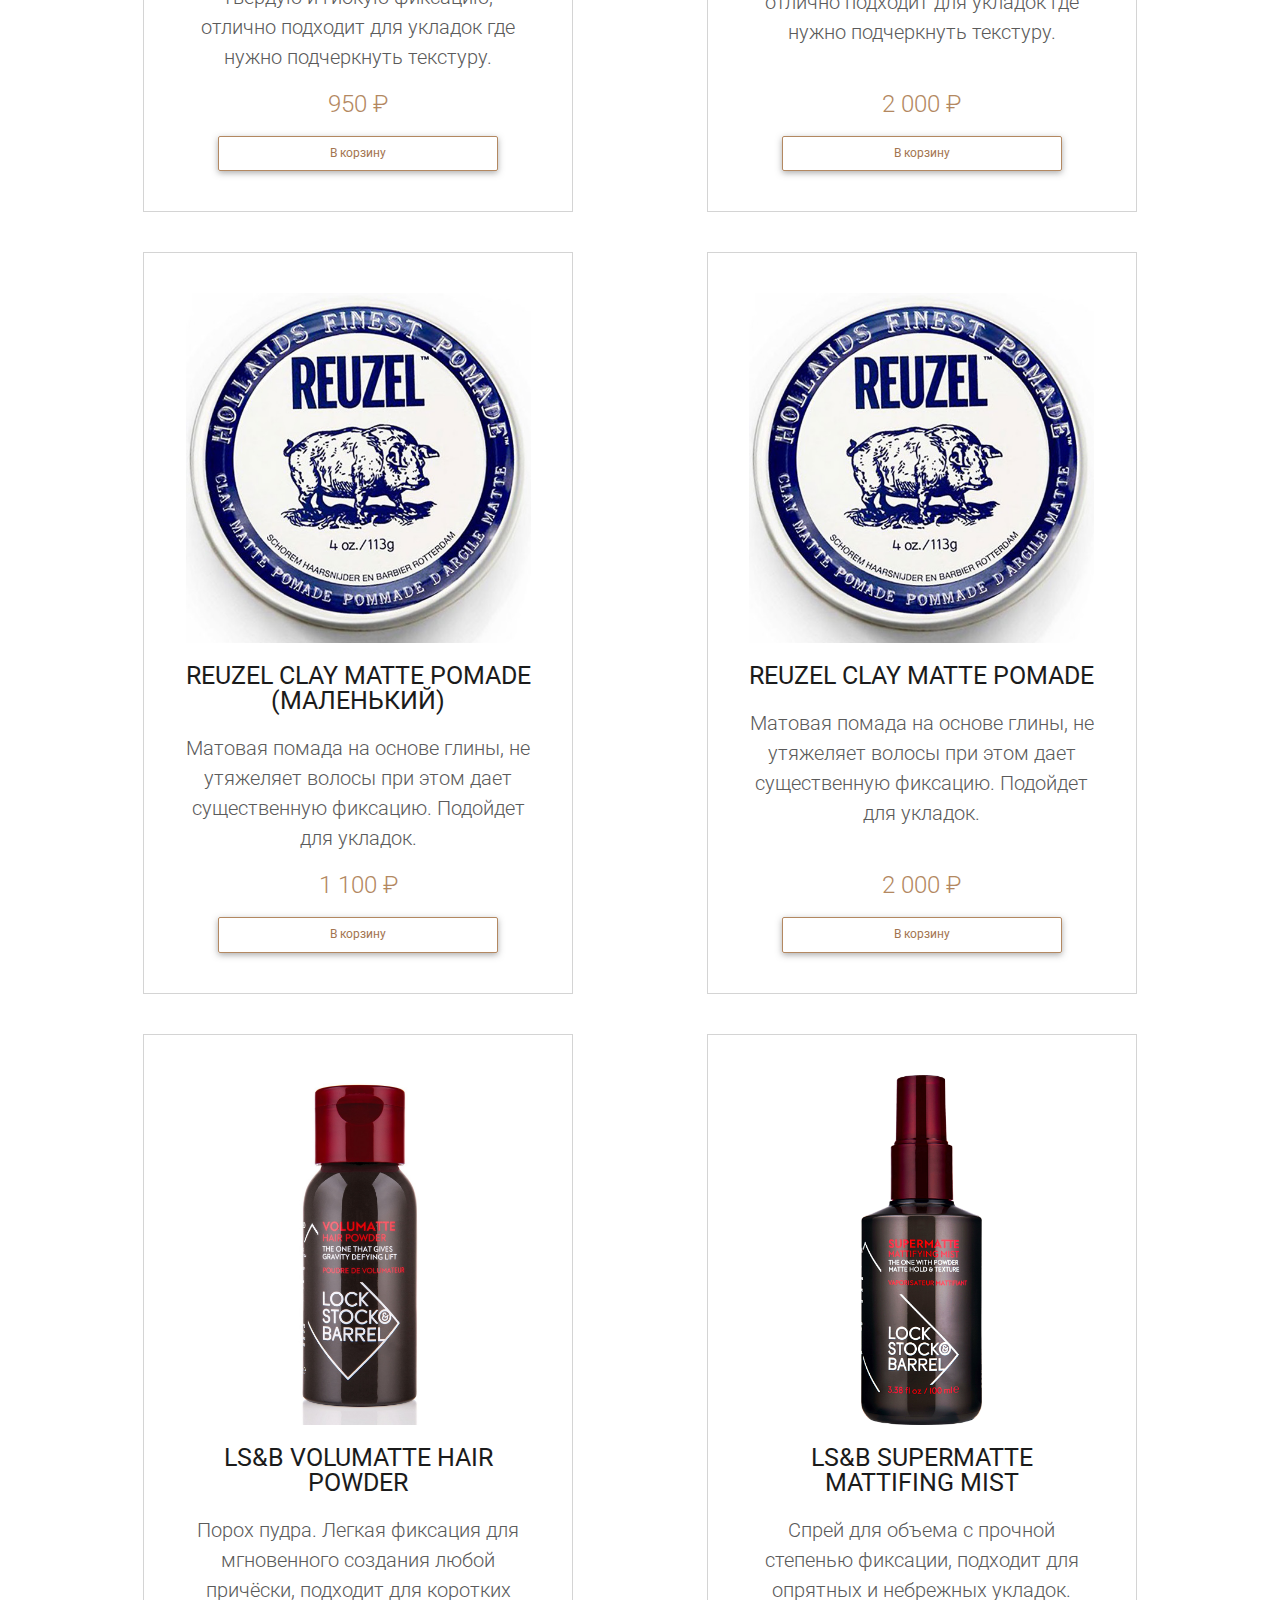
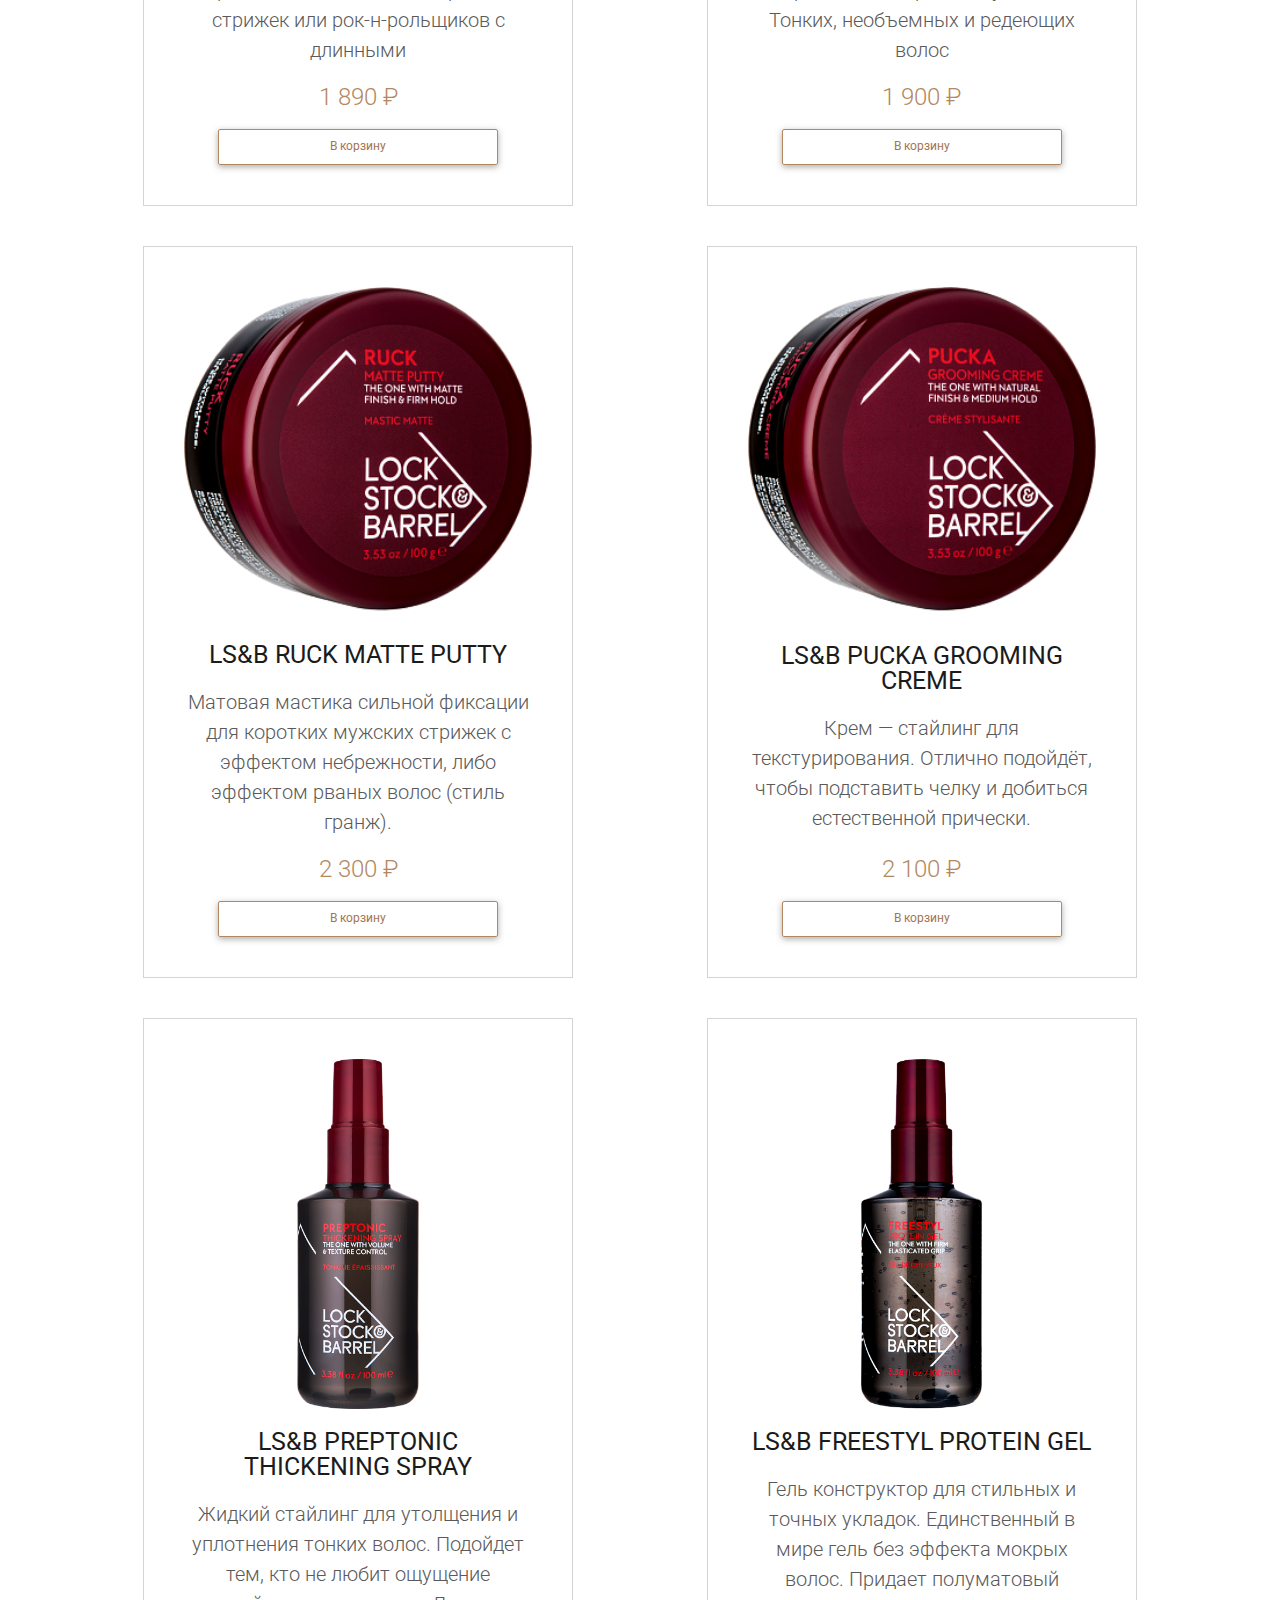
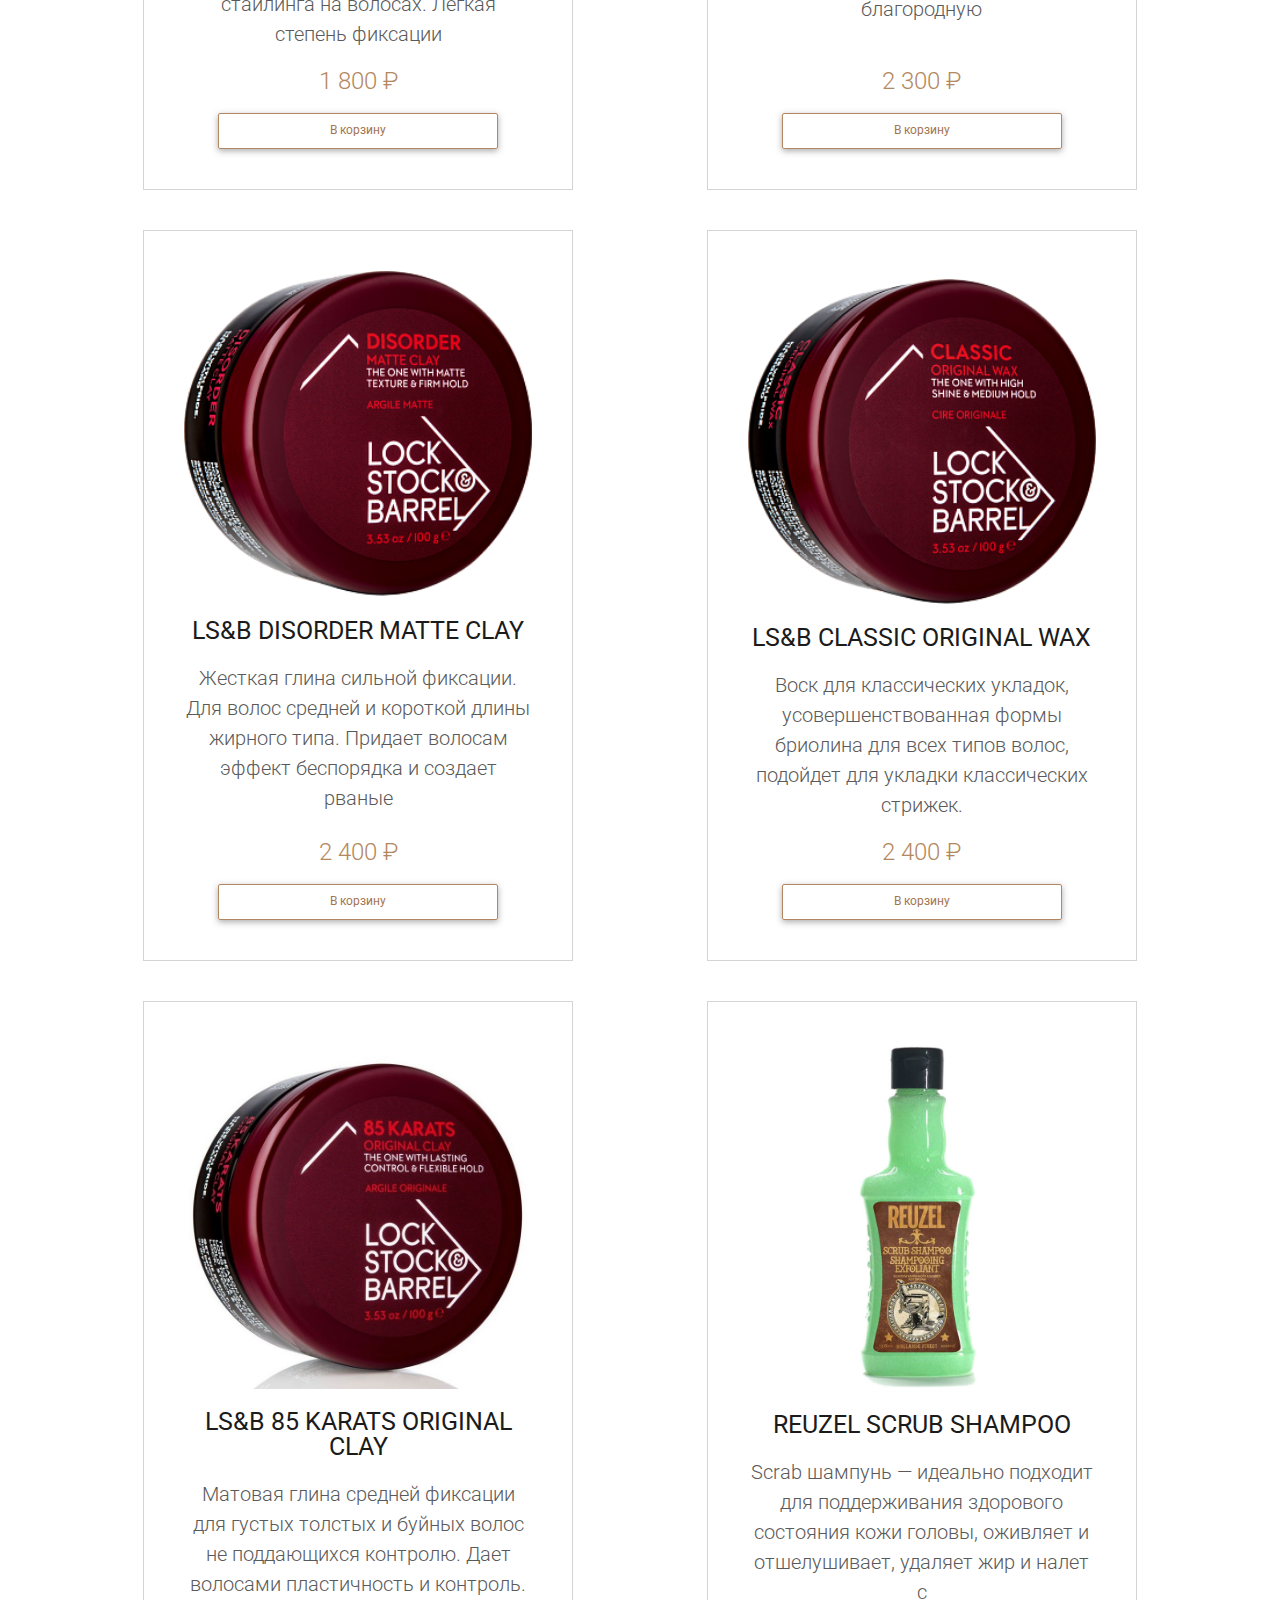
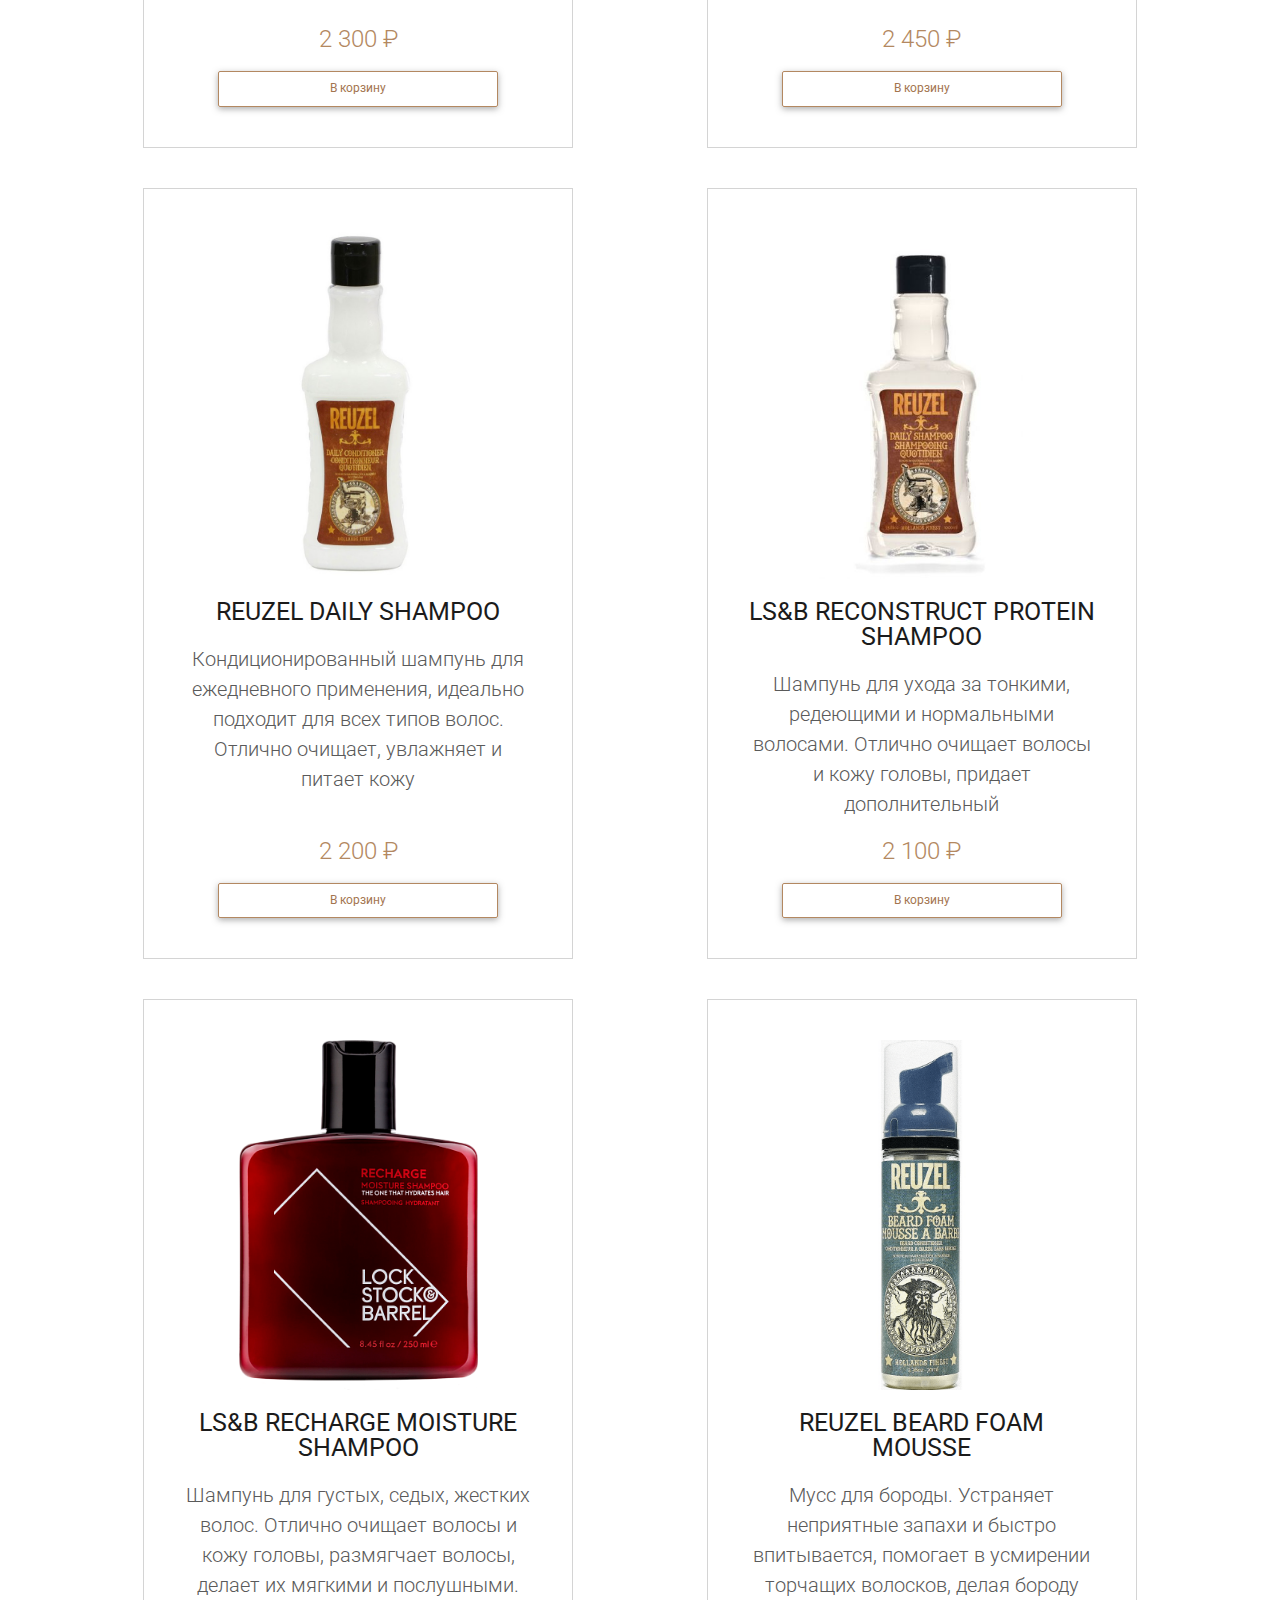
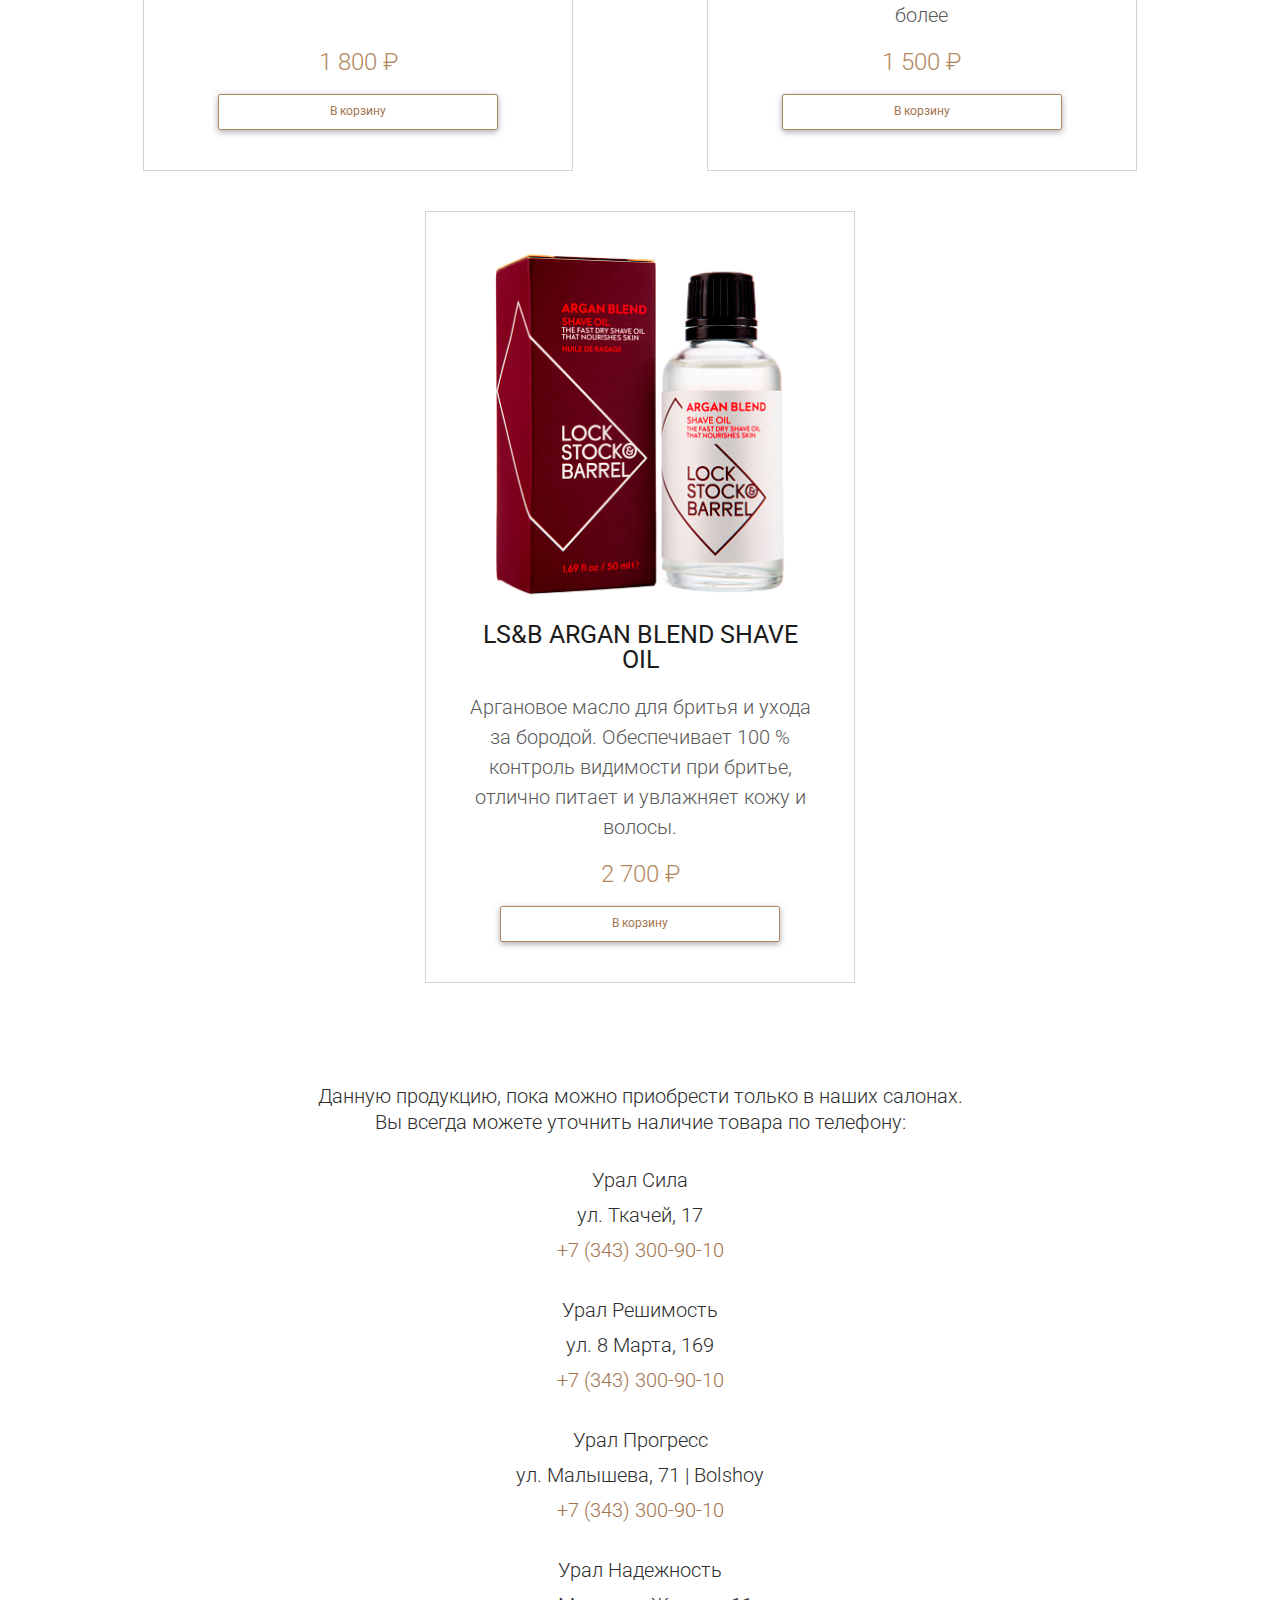
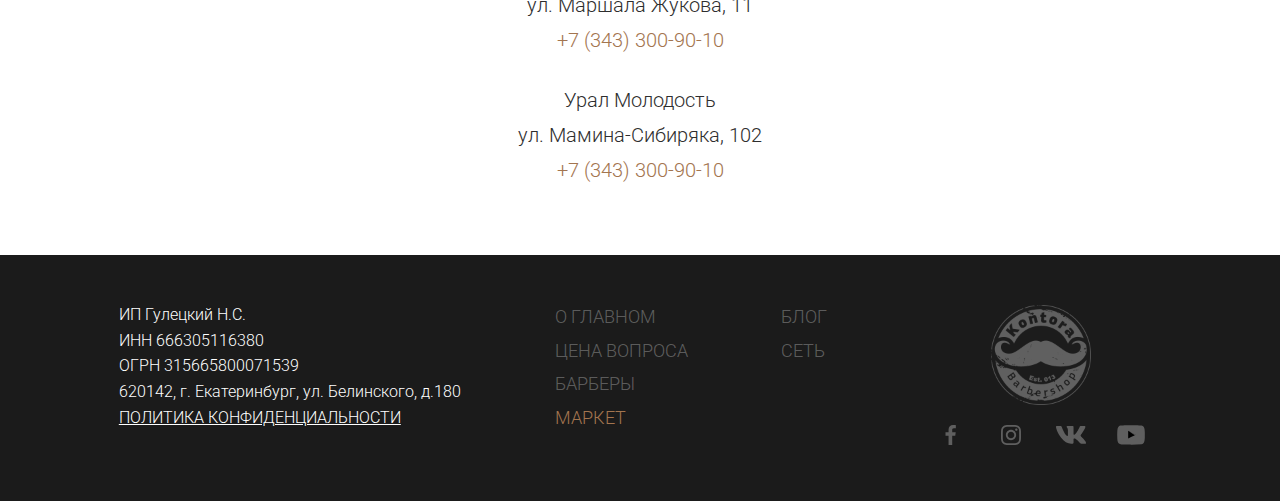
<file: market.html>
<!DOCTYPE html>
<html lang="ru">

<head>
    <meta charset="UTF-8">
    <meta http-equiv="X-UA-Compatible" content="IE=edge">
    <meta name="viewport" content="width=device-width, initial-scale=1.0">
    <link rel="stylesheet" href="css/normalize.css">
    <link rel="preconnect" href="https://fonts.googleapis.com">
    <link href="https://fonts.googleapis.com/css?family=Roboto:100,300,regular&display=swap&subset=cyrillic-ext"
        rel="stylesheet">
    <link rel="stylesheet" href="css/style.css">
    <title>Маркет</title>
</head>

<body>
    <div class="wrapper">


        <header class="header header-popup">

            <h1 class="visually-hidden">Магазин компании Барберконтора</h1>

            <div class="header__body">

                <div class="header__maps menu">
                    <a class="menu__link menu__link-maps">
                        <span>
                            <svg xmlns="http://www.w3.org/2000/svg" id="Outline" viewBox="0 0 24 24" width="18"
                                height="18" fill="rgba(255, 255, 255, 0.3)">
                                <path class="svg-patch"
                                    d="M12,6a4,4,0,1,0,4,4A4,4,0,0,0,12,6Zm0,6a2,2,0,1,1,2-2A2,2,0,0,1,12,12Z" />
                                <path class="svg-patch"
                                    d="M12,24a5.271,5.271,0,0,1-4.311-2.2c-3.811-5.257-5.744-9.209-5.744-11.747a10.055,10.055,0,0,1,20.11,0c0,2.538-1.933,6.49-5.744,11.747A5.271,5.271,0,0,1,12,24ZM12,2.181a7.883,7.883,0,0,0-7.874,7.874c0,2.01,1.893,5.727,5.329,10.466a3.145,3.145,0,0,0,5.09,0c3.436-4.739,5.329-8.456,5.329-10.466A7.883,7.883,0,0,0,12,2.181Z" />
                            </svg>
                        </span>
                        <span>Екатеринбург</span>
                    </a>
                </div>

                <div class="header__navigation logo">
                    <nav class="header__menu menu">
                        <ul class="menu__list">

                            <li class="menu__item">
                                <a href="mainthing.html" class="menu__link">
                                    О главном
                                </a>
                            </li>

                            <li class="menu__item">
                                <a href="network.html" class="menu__link">
                                    Сеть
                                </a>
                            </li>

                            <li class="menu__item">
                                <a href="price.html" class="menu__link">
                                    Цена
                                </a>
                            </li>

                        </ul>
                    </nav>

                    <a href="index.html" class="logo__link" aria-label="Вернутся на главную страницу">
                        <img src="images/svg/logo.svg" alt="Логотип компании barbercontora">
                    </a>

                    <nav class="header__menu menu">
                        <ul class="menu__list">

                            <li class="menu__item">
                                <a href="barbers.html" class="menu__link">
                                    Барберы
                                </a>
                            </li>

                            <li class="menu__item">
                                <a href="#" class="menu__link">
                                    Маркет
                                </a>
                            </li>

                            <li class="menu__item">
                                <a href="blog.html" class="menu__link">
                                    Блог
                                </a>
                            </li>

                        </ul>
                    </nav>
                </div>

                <button aria-label="Меню открыть закрыть" type="button" class="burger btn">
                    <span></span>
                </button>

                <div class="header__content popup-menu menu">

                    <div class="popup-menu__container">

                        <div data-content id="main-thing" class="popup-img"
                            style="background-image: linear-gradient(rgba(0, 0, 0, 0.7), rgba(0, 0, 0, 0.7)), url(images/popup-munu/item_1.jpg);">
                        </div>

                        <div data-content id="network" class="popup-img"
                            style="background-image: linear-gradient(rgba(0, 0, 0, 0.7), rgba(0, 0, 0, 0.7)), url(images/popup-munu/item_2.jpg);">
                        </div>

                        <div data-content id="price" class="popup-img"
                            style="background-image: linear-gradient(rgba(0, 0, 0, 0.7), rgba(0, 0, 0, 0.7)), url(images/popup-munu/item_3.jpg);">
                        </div>

                        <div data-content id="barbers" class="popup-img"
                            style="background-image: linear-gradient(rgba(0, 0, 0, 0.7), rgba(0, 0, 0, 0.7)), url(images/popup-munu/item_4.jpg);">
                        </div>

                        <div data-content id="market" class="popup-img popup-img--active"
                            style="background-image: linear-gradient(rgba(0, 0, 0, 0.7), rgba(0, 0, 0, 0.7)), url(images/popup-munu/item_5.jpg);">
                        </div>

                        <div data-content id="blog" class="popup-img"
                            style="background-image: linear-gradient(rgba(0, 0, 0, 0.7), rgba(0, 0, 0, 0.7)), url(images/popup-munu/item_6.jpg);">
                        </div>

                        <div data-content id="franchise" class="popup-img"
                            style="background-image: linear-gradient(rgba(0, 0, 0, 0.7), rgba(0, 0, 0, 0.7)), url(images/popup-munu/item_7.jpg);">
                        </div>

                    </div>


                    <ul class="menu__list" aria-label="Меню">

                        <li class="menu__item">
                            <div data-href="main-thing" class="menu__link">
                                <a href="mainthing.html" class="menu__link">О главном</a>
                            </div>
                        </li>


                        <li class="menu__item">
                            <div data-href="network" class="menu__link">
                                <a href="network.html" class="menu__link">Сеть</a>
                            </div>
                        </li>

                        <li class="menu__item">
                            <div data-href="price" class="menu__link">
                                <a href="price.html" class="menu__link">Цена вопроса</a>
                            </div>
                        </li>

                        <li class="menu__item">
                            <div data-href="barbers" class="menu__link">
                                <a href="barbers.html" class="menu__link">Барберы</a>
                            </div>
                        </li>

                        <li class="menu__item">
                            <div data-href="market" class="menu__link menu__link--active">
                                <a class="menu__link disabled">Маркет</a>
                            </div>
                        </li>

                        <li class="menu__item">
                            <div data-href="blog" class="menu__link">
                                <a href="blog.html" class="menu__link">Блог</a>
                            </div>
                        </li>
                    </ul>

                    <div class="btn">
                        <span class="btn__span"></span>
                        <a href="barbers.html" class="btn__link">Записаться на стрижку</a>
                    </div>

                </div>

                <div class="decorection"></div>

            </div>
        </header>

        <main class="main">
            <h2 class="visually-hidden">Магазин</h2>
            <div class="mainthing">
                <div class="container">

                    <ul class="mainthing__list">
                        <li class="mainthing__item">
                            <button data-tab="tabs-1" class="market-link market-link--active">
                                ВСЕ
                            </button>
                        </li>
                        <li class="mainthing__item">
                            <button data-tab="tabs-2" class="market-link">
                                БОРОДА И УСЫ
                            </button>
                        </li>
                        <li class="mainthing__item">
                            <button data-tab="tabs-3" class="market-link">
                                ШАМПУНЬ
                            </button>
                        </li>
                    </ul>
                </div>
            </div>
            <div class="market">
                <div data-tab-content id="tabs-1" class="market__body market__body-all">

                    <div class="market__column">
                        <div class="market__item">
                            <figure class="market__images">
                                <img src="images/market/beard-mustache/beard-mustache_2.png" alt="">
                            </figure>
                            <h3 class="market__title">
                                REUZEL WATER SOLUBLE HIGH SHEEN
                            </h3>
                            <p class="market__text">
                                Помада средней фиксации на водной основе, создает эффект отполированной укладки
                                и легко смывается. Подходит для всех типов
                            </p>
                            <span class="market__price">
                                1 800 ₽
                            </span>
                            <div class="btn">
                                <span class="btn__span"></span>
                                <button class="btn__link">В корзину</button>
                            </div>
                        </div>
                    </div>

                    <div class="market__column">
                        <div class="market__item">
                            <figure class="market__images">
                                <img src="images/market/beard-mustache/beard-mustache_1.png" alt="">
                            </figure>
                            <h3 class="market__title">
                                REUZEL WATER SOLUBLE HIGH SHEEN
                            </h3>
                            <p class="market__text">
                                Помада средней фиксации на водной основе, создает эффект отполированной укладки
                                и легко смывается. Подходит для всех типов
                            </p>
                            <span class="market__price">
                                1 800 ₽
                            </span>
                            <div class="btn">
                                <span class="btn__span"></span>
                                <button class="btn__link">В корзину</button>
                            </div>
                        </div>
                    </div>

                    <div class="market__column">
                        <div class="market__item">
                            <figure class="market__images">
                                <img src="images/market/beard-mustache/beard-mustache_3.png" alt="">
                            </figure>
                            <h3 class="market__title">
                                REUZEL MEDIUM HOLD
                            </h3>
                            <p class="market__text">
                                Помада средней фиксации на жировой основе, придает прическе глянцевый эффект и
                                гладкость. Средний блеск. Подходит для всех типов волос.
                            </p>
                            <span class="market__price">
                                1 800 ₽
                            </span>
                            <div class="btn">
                                <span class="btn__span"></span>
                                <button class="btn__link">В корзину</button>
                            </div>
                        </div>
                    </div>

                    <div class="market__column">
                        <div class="market__item">
                            <figure class="market__images">
                                <img src="images/market/beard-mustache/beard-mustache_4.png" alt="">
                            </figure>
                            <h3 class="market__title">
                                REUZEL HEAVY HOLD
                            </h3>
                            <p class="market__text">
                                Помада сильной фиксации на жировой основе, эта свинка дает средний блекс и гладкость.
                                Идеально подойдет для самых густых и кудрявых волос.
                            </p>
                            <span class="market__price">
                                1 900 ₽
                            </span>
                            <div class="btn">
                                <span class="btn__span"></span>
                                <button class="btn__link">В корзину</button>
                            </div>
                        </div>
                    </div>

                    <div class="market__column">
                        <div class="market__item">
                            <figure class="market__images">
                                <img src="images/market/shampoo/shampoo-1.png" alt="">
                            </figure>
                            <h3 class="market__title">
                                REUZEL WATER SOLUBLE HIGH SHEEN
                            </h3>
                            <p class="market__text">
                                Помада средней фиксации на водной основе, создает эффект отполированной укладки и легко
                                смывается. Подходит для всех типов
                            </p>
                            <span class="market__price">
                                1 800 ₽
                            </span>
                            <div class="btn">
                                <span class="btn__span"></span>
                                <button class="btn__link">В корзину</button>
                            </div>
                        </div>
                    </div>

                    <div class="market__column">
                        <div class="market__item">
                            <figure class="market__images">
                                <img src="images/market/shampoo/shampoo-2.png" alt="">
                            </figure>
                            <h3 class="market__title">
                                REUZEL GROOMING TONIC
                            </h3>
                            <p class="market__text">
                                Тоник-престайлинг создает стойкую естественную фиксацию. Идеальный продукт для сушки
                                волос, хорошо помогает перенаправить волосы.
                            </p>
                            <span class="market__price">
                                2 000 ₽
                            </span>
                            <div class="btn">
                                <span class="btn__span"></span>
                                <button class="btn__link">В корзину</button>
                            </div>
                        </div>
                    </div>

                    <div class="market__column">
                        <div class="market__item">
                            <figure class="market__images">
                                <img src="images/market/shampoo/shampoo-3.png" alt="">
                            </figure>
                            <h3 class="market__title">
                                REUZEL FIBER POMADE (МАЛЕНЬКИЙ)
                            </h3>
                            <p class="market__text">
                                Матовая паста для укладки, имеет твердую и гибкую фиксацию, отлично подходит для укладок
                                где нужно подчеркнуть текстуру.
                            </p>
                            <span class="market__price">
                                950 ₽
                            </span>
                            <div class="btn">
                                <span class="btn__span"></span>
                                <button class="btn__link">В корзину</button>
                            </div>
                        </div>
                    </div>

                    <div class="market__column">
                        <div class="market__item">
                            <figure class="market__images">
                                <img src="images/market/shampoo/shampoo-4.png" alt="">
                            </figure>
                            <h3 class="market__title">
                                REUZEL FIBER POMADE
                            </h3>
                            <p class="market__text">
                                Матовая паста для укладки, имеет твердую и гибкую фиксацию, отлично подходит для укладок
                                где нужно подчеркнуть текстуру.
                            </p>
                            <span class="market__price">
                                2 000 ₽
                            </span>
                            <div class="btn">
                                <span class="btn__span"></span>
                                <button class="btn__link">В корзину</button>
                            </div>
                        </div>
                    </div>

                    <div class="market__column">
                        <div class="market__item">
                            <figure class="market__images">
                                <img src="images/market/shampoo/shampoo-5.png" alt="">
                            </figure>
                            <h3 class="market__title">
                                REUZEL CLAY MATTE POMADE (МАЛЕНЬКИЙ)
                            </h3>
                            <p class="market__text">
                                Матовая помада на основе глины, не утяжеляет волосы при этом дает существенную фиксацию.
                                Подойдет для укладок.
                            </p>
                            <span class="market__price">
                                1 100 ₽
                            </span>
                            <div class="btn">
                                <span class="btn__span"></span>
                                <button class="btn__link">В корзину</button>
                            </div>
                        </div>
                    </div>

                    <div class="market__column">
                        <div class="market__item">
                            <figure class="market__images">
                                <img src="images/market/shampoo/shampoo-6.png" alt="">
                            </figure>
                            <h3 class="market__title">
                                REUZEL CLAY MATTE POMADE
                            </h3>
                            <p class="market__text">
                                Матовая помада на основе глины, не утяжеляет волосы при этом дает существенную фиксацию.
                                Подойдет для укладок.
                            </p>
                            <span class="market__price">
                                2 000 ₽
                            </span>
                            <div class="btn">
                                <span class="btn__span"></span>
                                <button class="btn__link">В корзину</button>
                            </div>
                        </div>
                    </div>

                    <div class="market__column">
                        <div class="market__item">
                            <figure class="market__images">
                                <img src="images/market/shampoo/shampoo-7.png" alt="">
                            </figure>
                            <h3 class="market__title">
                                LS&B VOLUMATTE HAIR POWDER
                            </h3>
                            <p class="market__text">
                                Порох пудра. Легкая фиксация для мгновенного создания любой причёски, подходит для
                                коротких стрижек или рок-н-рольщиков с длинными
                            </p>
                            <span class="market__price">
                                1 890 ₽
                            </span>
                            <div class="btn">
                                <span class="btn__span"></span>
                                <button class="btn__link">В корзину</button>
                            </div>
                        </div>
                    </div>

                    <div class="market__column">
                        <div class="market__item">
                            <figure class="market__images">
                                <img src="images/market/shampoo/shampoo-8.png" alt="">
                            </figure>
                            <h3 class="market__title">
                                LS&B SUPERMATTE MATTIFING MIST
                            </h3>
                            <p class="market__text">
                                Cпрей для объема с прочной степенью фиксации, подходит для опрятных и небрежных укладок.
                                Тонких, необъемных и редеющих волос
                            </p>
                            <span class="market__price">
                                1 900 ₽
                            </span>
                            <div class="btn">
                                <span class="btn__span"></span>
                                <button class="btn__link">В корзину</button>
                            </div>
                        </div>
                    </div>

                    <div class="market__column">
                        <div class="market__item">
                            <figure class="market__images">
                                <img src="images/market/shampoo/shampoo-9.png" alt="">
                            </figure>
                            <h3 class="market__title">
                                LS&B RUCK MATTE PUTTY
                            </h3>
                            <p class="market__text">
                                Матовая мастика сильной фиксации для коротких мужских стрижек с эффектом небрежности,
                                либо эффектом рваных волос (стиль гранж).
                            </p>
                            <span class="market__price">
                                2 300 ₽
                            </span>
                            <div class="btn">
                                <span class="btn__span"></span>
                                <button class="btn__link">В корзину</button>
                            </div>
                        </div>
                    </div>

                    <div class="market__column">
                        <div class="market__item">
                            <figure class="market__images">
                                <img src="images/market/shampoo/shampoo-10.png" alt="">
                            </figure>
                            <h3 class="market__title">
                                LS&B PUCKA GROOMING CREME
                            </h3>
                            <p class="market__text">
                                Крем — стайлинг для текстурирования. Отлично подойдёт, чтобы подставить челку и добиться
                                естественной прически.
                            </p>
                            <span class="market__price">
                                2 100 ₽
                            </span>
                            <div class="btn">
                                <span class="btn__span"></span>
                                <button class="btn__link">В корзину</button>
                            </div>
                        </div>
                    </div>

                    <div class="market__column">
                        <div class="market__item">
                            <figure class="market__images">
                                <img src="images/market/shampoo/shampoo-11.png" alt="">
                            </figure>
                            <h3 class="market__title">
                                LS&B PREPTONIC THICKENING SPRAY
                            </h3>
                            <p class="market__text">
                                Жидкий стайлинг для утолщения и уплотнения тонких волос. Подойдет тем, кто не любит
                                ощущение стайлинга на волосах. Легкая степень фиксации
                            </p>
                            <span class="market__price">
                                1 800 ₽
                            </span>
                            <div class="btn">
                                <span class="btn__span"></span>
                                <button class="btn__link">В корзину</button>
                            </div>
                        </div>
                    </div>

                    <div class="market__column">
                        <div class="market__item">
                            <figure class="market__images">
                                <img src="images/market/shampoo/shampoo-12.png" alt="">
                            </figure>
                            <h3 class="market__title">
                                LS&B FREESTYL PROTEIN GEL
                            </h3>
                            <p class="market__text">
                                Гель конструктор для стильных и точных укладок. Единственный в мире гель без эффекта
                                мокрых волос. Придает полуматовый благородную
                            </p>
                            <span class="market__price">
                                2 300 ₽
                            </span>
                            <div class="btn">
                                <span class="btn__span"></span>
                                <button class="btn__link">В корзину</button>
                            </div>
                        </div>
                    </div>

                    <div class="market__column">
                        <div class="market__item">
                            <figure class="market__images">
                                <img src="images/market/shampoo/shampoo-13.png" alt="">
                            </figure>
                            <h3 class="market__title">
                                LS&B DISORDER MATTE CLAY
                            </h3>
                            <p class="market__text">
                                Жесткая глина сильной фиксации. Для волос средней и короткой длины жирного типа. Придает
                                волосам эффект беспорядка и создает рваные
                            </p>
                            <span class="market__price">
                                2 400 ₽
                            </span>
                            <div class="btn">
                                <span class="btn__span"></span>
                                <button class="btn__link">В корзину</button>
                            </div>
                        </div>
                    </div>

                    <div class="market__column">
                        <div class="market__item">
                            <figure class="market__images">
                                <img src="images/market/shampoo/shampoo-14.png" alt="">
                            </figure>
                            <h3 class="market__title">
                                LS&B CLASSIC ORIGINAL WAX
                            </h3>
                            <p class="market__text">
                                Воск для классических укладок, усовершенствованная формы бриолина для всех типов волос,
                                подойдет для укладки классических стрижек.
                            </p>
                            <span class="market__price">
                                2 400 ₽
                            </span>
                            <div class="btn">
                                <span class="btn__span"></span>
                                <button class="btn__link">В корзину</button>
                            </div>
                        </div>
                    </div>

                    <div class="market__column">
                        <div class="market__item">
                            <figure class="market__images">
                                <img src="images/market/shampoo/shampoo-15.png" alt="">
                            </figure>
                            <h3 class="market__title">
                                LS&B 85 KARATS ORIGINAL CLAY
                            </h3>
                            <p class="market__text">
                                Матовая глина средней фиксации для густых толстых и буйных волос не поддающихся
                                контролю. Дает волосами пластичность и контроль.
                            </p>
                            <span class="market__price">
                                2 300 ₽
                            </span>
                            <div class="btn">
                                <span class="btn__span"></span>
                                <button class="btn__link">В корзину</button>
                            </div>
                        </div>
                    </div>

                    <div class="market__column">
                        <div class="market__item">
                            <figure class="market__images">
                                <img src="images/market/shampoo/shampoo-16.png" alt="">
                            </figure>
                            <h3 class="market__title">
                                REUZEL SCRUB SHAMPOO
                            </h3>
                            <p class="market__text">
                                Scrab шампунь — идеально подходит для поддерживания здорового состояния кожи головы,
                                оживляет и отшелушивает, удаляет жир и налет с
                            </p>
                            <span class="market__price">
                                2 450 ₽
                            </span>
                            <div class="btn">
                                <span class="btn__span"></span>
                                <button class="btn__link">В корзину</button>
                            </div>
                        </div>
                    </div>

                    <div class="market__column">
                        <div class="market__item">
                            <figure class="market__images">
                                <img src="images/market/shampoo/shampoo-17.png" alt="">
                            </figure>
                            <h3 class="market__title">
                                REUZEL DAILY SHAMPOO
                            </h3>
                            <p class="market__text">
                                Кондиционированный шампунь для ежедневного применения, идеально подходит для всех типов
                                волос. Отлично очищает, увлажняет и питает кожу
                            </p>
                            <span class="market__price">
                                2 200 ₽
                            </span>
                            <div class="btn">
                                <span class="btn__span"></span>
                                <button class="btn__link">В корзину</button>
                            </div>
                        </div>
                    </div>

                    <div class="market__column">
                        <div class="market__item">
                            <figure class="market__images">
                                <img src="images/market/shampoo/shampoo-18.png" alt="">
                            </figure>
                            <h3 class="market__title">
                                LS&B RECONSTRUCT PROTEIN SHAMPOO
                            </h3>
                            <p class="market__text">
                                Шампунь для ухода за тонкими, редеющими и нормальными волосами. Отлично очищает волосы и
                                кожу головы, придает дополнительный
                            </p>
                            <span class="market__price">
                                2 100 ₽
                            </span>
                            <div class="btn">
                                <span class="btn__span"></span>
                                <button class="btn__link">В корзину</button>
                            </div>
                        </div>
                    </div>

                    <div class="market__column">
                        <div class="market__item">
                            <figure class="market__images">
                                <img src="images/market/shampoo/shampoo-20.png" alt="">
                            </figure>
                            <h3 class="market__title">
                                LS&B RECHARGE MOISTURE SHAMPOO
                            </h3>
                            <p class="market__text">
                                Шампунь для густых, седых, жестких волос. Отлично очищает волосы и кожу головы,
                                размягчает волосы, делает их мягкими и послушными.
                            </p>
                            <span class="market__price">
                                1 800 ₽
                            </span>
                            <div class="btn">
                                <span class="btn__span"></span>
                                <button class="btn__link">В корзину</button>
                            </div>
                        </div>
                    </div>

                    <div class="market__column">
                        <div class="market__item">
                            <figure class="market__images">
                                <img src="images/market/beard-mustache/beard-mustache_5.png" alt="">
                            </figure>
                            <h3 class="market__title">
                                REUZEL BEARD FOAM MOUSSE
                            </h3>
                            <p class="market__text">
                                Мусс для бороды. Устраняет неприятные запахи и быстро впитывается, помогает в усмирении
                                торчащих волосков, делая бороду более
                            </p>
                            <span class="market__price">
                                1 500 ₽
                            </span>
                            <div class="btn">
                                <span class="btn__span"></span>
                                <button class="btn__link">В корзину</button>
                            </div>
                        </div>
                    </div>

                    <div class="market__column">
                        <div class="market__item">
                            <figure class="market__images">
                                <img src="images/market/beard-mustache/beard-mustache_6.png" alt="">
                            </figure>
                            <h3 class="market__title">
                                LS&B ARGAN BLEND SHAVE OIL
                            </h3>
                            <p class="market__text">
                                Аргановое масло для бритья и ухода за бородой. Обеспечивает 100 % контроль видимости при
                                бритье, отлично питает и увлажняет кожу и волосы.
                            </p>
                            <span class="market__price">
                                2 700 ₽
                            </span>
                            <div class="btn">
                                <span class="btn__span"></span>
                                <button class="btn__link">В корзину</button>
                            </div>
                        </div>
                    </div>
                </div>

                <div data-tab-content id="tabs-2" class="hidden market__body">
                    <div class="market__column">
                        <div class="market__item">
                            <figure class="market__images">
                                <img src="images/market/beard-mustache/beard-mustache_1.png" alt="">
                            </figure>
                            <h3 class="market__title">
                                REUZEL WATER SOLUBLE HIGH SHEEN
                            </h3>
                            <p class="market__text">
                                Помада средней фиксации на водной основе, создает эффект отполированной укладки
                                и легко смывается. Подходит для всех типов
                            </p>
                            <span class="market__price">
                                1 800 ₽
                            </span>
                            <div class="btn">
                                <span class="btn__span"></span>
                                <button class="btn__link">В корзину</button>
                            </div>
                        </div>
                    </div>

                    <div class="market__column">
                        <div class="market__item">
                            <figure class="market__images">
                                <img src="images/market/beard-mustache/beard-mustache_2.png" alt="">
                            </figure>
                            <h3 class="market__title">
                                REUZEL WATER SOLUBLE HIGH SHEEN
                            </h3>
                            <p class="market__text">
                                Помада средней фиксации на водной основе, создает эффект отполированной укладки
                                и легко смывается. Подходит для всех типов
                            </p>
                            <span class="market__price">
                                1 800 ₽
                            </span>
                            <div class="btn">
                                <span class="btn__span"></span>
                                <button class="btn__link">В корзину</button>
                            </div>
                        </div>
                    </div>

                    <div class="market__column">
                        <div class="market__item">
                            <figure class="market__images">
                                <img src="images/market/beard-mustache/beard-mustache_3.png" alt="">
                            </figure>
                            <h3 class="market__title">
                                REUZEL MEDIUM HOLD
                            </h3>
                            <p class="market__text">
                                Помада средней фиксации на жировой основе, придает прическе глянцевый эффект и
                                гладкость. Средний блеск. Подходит для всех типов волос.
                            </p>
                            <span class="market__price">
                                1 800 ₽
                            </span>
                            <div class="btn">
                                <span class="btn__span"></span>
                                <button class="btn__link">В корзину</button>
                            </div>
                        </div>
                    </div>

                    <div class="market__column">
                        <div class="market__item">
                            <figure class="market__images">
                                <img src="images/market/beard-mustache/beard-mustache_4.png" alt="">
                            </figure>
                            <h3 class="market__title">
                                REUZEL HEAVY HOLD
                            </h3>
                            <p class="market__text">
                                Помада сильной фиксации на жировой основе, эта свинка дает средний блекс и гладкость.
                                Идеально подойдет для самых густых и кудрявых волос.
                            </p>
                            <span class="market__price">
                                1 900 ₽
                            </span>
                            <div class="btn">
                                <span class="btn__span"></span>
                                <button class="btn__link">В корзину</button>
                            </div>
                        </div>
                    </div>

                    <div class="market__column">
                        <div class="market__item">
                            <figure class="market__images">
                                <img src="images/market/beard-mustache/beard-mustache_5.png" alt="">
                            </figure>
                            <h3 class="market__title">
                                REUZEL BEARD FOAM MOUSSE
                            </h3>
                            <p class="market__text">
                                Мусс для бороды. Устраняет неприятные запахи и быстро впитывается, помогает в усмирении
                                торчащих волосков, делая бороду более
                            </p>
                            <span class="market__price">
                                1 500 ₽
                            </span>
                            <div class="btn">
                                <span class="btn__span"></span>
                                <button class="btn__link">В корзину</button>
                            </div>
                        </div>
                    </div>

                    <div class="market__column">
                        <div class="market__item">
                            <figure class="market__images">
                                <img src="images/market/beard-mustache/beard-mustache_6.png" alt="">
                            </figure>
                            <h3 class="market__title">
                                LS&B ARGAN BLEND SHAVE OIL
                            </h3>
                            <p class="market__text">
                                Аргановое масло для бритья и ухода за бородой. Обеспечивает 100 % контроль видимости при
                                бритье, отлично питает и увлажняет кожу и волосы.
                            </p>
                            <span class="market__price">
                                2 700 ₽
                            </span>
                            <div class="btn">
                                <span class="btn__span"></span>
                                <button class="btn__link">В корзину</button>
                            </div>
                        </div>
                    </div>
                </div>

                <div data-tab-content id="tabs-3" class="hidden market__body">
                    <div class="market__column">
                        <div class="market__item">
                            <figure class="market__images">
                                <img src="images/market/shampoo/shampoo-1.png" alt="">
                            </figure>
                            <h3 class="market__title">
                                REUZEL WATER SOLUBLE HIGH SHEEN
                            </h3>
                            <p class="market__text">
                                Помада средней фиксации на водной основе, создает эффект отполированной укладки и легко
                                смывается. Подходит для всех типов
                            </p>
                            <span class="market__price">
                                1 800 ₽
                            </span>
                            <div class="btn">
                                <span class="btn__span"></span>
                                <button class="btn__link">В корзину</button>
                            </div>
                        </div>
                    </div>

                    <div class="market__column">
                        <div class="market__item">
                            <figure class="market__images">
                                <img src="images/market/shampoo/shampoo-2.png" alt="">
                            </figure>
                            <h3 class="market__title">
                                REUZEL GROOMING TONIC
                            </h3>
                            <p class="market__text">
                                Тоник-престайлинг создает стойкую естественную фиксацию. Идеальный продукт для сушки
                                волос, хорошо помогает перенаправить волосы.
                            </p>
                            <span class="market__price">
                                2 000 ₽
                            </span>
                            <div class="btn">
                                <span class="btn__span"></span>
                                <button class="btn__link">В корзину</button>
                            </div>
                        </div>
                    </div>

                    <div class="market__column">
                        <div class="market__item">
                            <figure class="market__images">
                                <img src="images/market/shampoo/shampoo-3.png" alt="">
                            </figure>
                            <h3 class="market__title">
                                REUZEL FIBER POMADE (МАЛЕНЬКИЙ)
                            </h3>
                            <p class="market__text">
                                Матовая паста для укладки, имеет твердую и гибкую фиксацию, отлично подходит для укладок
                                где нужно подчеркнуть текстуру.
                            </p>
                            <span class="market__price">
                                950 ₽
                            </span>
                            <div class="btn">
                                <span class="btn__span"></span>
                                <button class="btn__link">В корзину</button>
                            </div>
                        </div>
                    </div>

                    <div class="market__column">
                        <div class="market__item">
                            <figure class="market__images">
                                <img src="images/market/shampoo/shampoo-4.png" alt="">
                            </figure>
                            <h3 class="market__title">
                                REUZEL FIBER POMADE
                            </h3>
                            <p class="market__text">
                                Матовая паста для укладки, имеет твердую и гибкую фиксацию, отлично подходит для укладок
                                где нужно подчеркнуть текстуру.
                            </p>
                            <span class="market__price">
                                2 000 ₽
                            </span>
                            <div class="btn">
                                <span class="btn__span"></span>
                                <button class="btn__link">В корзину</button>
                            </div>
                        </div>
                    </div>

                    <div class="market__column">
                        <div class="market__item">
                            <figure class="market__images">
                                <img src="images/market/shampoo/shampoo-5.png" alt="">
                            </figure>
                            <h3 class="market__title">
                                REUZEL CLAY MATTE POMADE (МАЛЕНЬКИЙ)
                            </h3>
                            <p class="market__text">
                                Матовая помада на основе глины, не утяжеляет волосы при этом дает существенную фиксацию.
                                Подойдет для укладок.
                            </p>
                            <span class="market__price">
                                1 100 ₽
                            </span>
                            <div class="btn">
                                <span class="btn__span"></span>
                                <button class="btn__link">В корзину</button>
                            </div>
                        </div>
                    </div>

                    <div class="market__column">
                        <div class="market__item">
                            <figure class="market__images">
                                <img src="images/market/shampoo/shampoo-6.png" alt="">
                            </figure>
                            <h3 class="market__title">
                                REUZEL CLAY MATTE POMADE
                            </h3>
                            <p class="market__text">
                                Матовая помада на основе глины, не утяжеляет волосы при этом дает существенную фиксацию.
                                Подойдет для укладок.
                            </p>
                            <span class="market__price">
                                2 000 ₽
                            </span>
                            <div class="btn">
                                <span class="btn__span"></span>
                                <button class="btn__link">В корзину</button>
                            </div>
                        </div>
                    </div>

                    <div class="market__column">
                        <div class="market__item">
                            <figure class="market__images">
                                <img src="images/market/shampoo/shampoo-7.png" alt="">
                            </figure>
                            <h3 class="market__title">
                                LS&B VOLUMATTE HAIR POWDER
                            </h3>
                            <p class="market__text">
                                Порох пудра. Легкая фиксация для мгновенного создания любой причёски, подходит для
                                коротких стрижек или рок-н-рольщиков с длинными
                            </p>
                            <span class="market__price">
                                1 890 ₽
                            </span>
                            <div class="btn">
                                <span class="btn__span"></span>
                                <button class="btn__link">В корзину</button>
                            </div>
                        </div>
                    </div>

                    <div class="market__column">
                        <div class="market__item">
                            <figure class="market__images">
                                <img src="images/market/shampoo/shampoo-8.png" alt="">
                            </figure>
                            <h3 class="market__title">
                                LS&B SUPERMATTE MATTIFING MIST
                            </h3>
                            <p class="market__text">
                                Cпрей для объема с прочной степенью фиксации, подходит для опрятных и небрежных укладок.
                                Тонких, необъемных и редеющих волос
                            </p>
                            <span class="market__price">
                                1 900 ₽
                            </span>
                            <div class="btn">
                                <span class="btn__span"></span>
                                <button class="btn__link">В корзину</button>
                            </div>
                        </div>
                    </div>

                    <div class="market__column">
                        <div class="market__item">
                            <figure class="market__images">
                                <img src="images/market/shampoo/shampoo-9.png" alt="">
                            </figure>
                            <h3 class="market__title">
                                LS&B RUCK MATTE PUTTY
                            </h3>
                            <p class="market__text">
                                Матовая мастика сильной фиксации для коротких мужских стрижек с эффектом небрежности,
                                либо эффектом рваных волос (стиль гранж).
                            </p>
                            <span class="market__price">
                                2 300 ₽
                            </span>
                            <div class="btn">
                                <span class="btn__span"></span>
                                <button class="btn__link">В корзину</button>
                            </div>
                        </div>
                    </div>

                    <div class="market__column">
                        <div class="market__item">
                            <figure class="market__images">
                                <img src="images/market/shampoo/shampoo-10.png" alt="">
                            </figure>
                            <h3 class="market__title">
                                LS&B PUCKA GROOMING CREME
                            </h3>
                            <p class="market__text">
                                Крем — стайлинг для текстурирования. Отлично подойдёт, чтобы подставить челку и добиться
                                естественной прически.
                            </p>
                            <span class="market__price">
                                2 100 ₽
                            </span>
                            <div class="btn">
                                <span class="btn__span"></span>
                                <button class="btn__link">В корзину</button>
                            </div>
                        </div>
                    </div>

                    <div class="market__column">
                        <div class="market__item">
                            <figure class="market__images">
                                <img src="images/market/shampoo/shampoo-11.png" alt="">
                            </figure>
                            <h3 class="market__title">
                                LS&B PREPTONIC THICKENING SPRAY
                            </h3>
                            <p class="market__text">
                                Жидкий стайлинг для утолщения и уплотнения тонких волос. Подойдет тем, кто не любит
                                ощущение стайлинга на волосах. Легкая степень фиксации
                            </p>
                            <span class="market__price">
                                1 800 ₽
                            </span>
                            <div class="btn">
                                <span class="btn__span"></span>
                                <button class="btn__link">В корзину</button>
                            </div>
                        </div>
                    </div>

                    <div class="market__column">
                        <div class="market__item">
                            <figure class="market__images">
                                <img src="images/market/shampoo/shampoo-12.png" alt="">
                            </figure>
                            <h3 class="market__title">
                                LS&B FREESTYL PROTEIN GEL
                            </h3>
                            <p class="market__text">
                                Гель конструктор для стильных и точных укладок. Единственный в мире гель без эффекта
                                мокрых волос. Придает полуматовый благородную
                            </p>
                            <span class="market__price">
                                2 300 ₽
                            </span>
                            <div class="btn">
                                <span class="btn__span"></span>
                                <button class="btn__link">В корзину</button>
                            </div>
                        </div>
                    </div>

                    <div class="market__column">
                        <div class="market__item">
                            <figure class="market__images">
                                <img src="images/market/shampoo/shampoo-13.png" alt="">
                            </figure>
                            <h3 class="market__title">
                                LS&B DISORDER MATTE CLAY
                            </h3>
                            <p class="market__text">
                                Жесткая глина сильной фиксации. Для волос средней и короткой длины жирного типа. Придает
                                волосам эффект беспорядка и создает рваные
                            </p>
                            <span class="market__price">
                                2 400 ₽
                            </span>
                            <div class="btn">
                                <span class="btn__span"></span>
                                <button class="btn__link">В корзину</button>
                            </div>
                        </div>
                    </div>

                    <div class="market__column">
                        <div class="market__item">
                            <figure class="market__images">
                                <img src="images/market/shampoo/shampoo-14.png" alt="">
                            </figure>
                            <h3 class="market__title">
                                LS&B CLASSIC ORIGINAL WAX
                            </h3>
                            <p class="market__text">
                                Воск для классических укладок, усовершенствованная формы бриолина для всех типов волос,
                                подойдет для укладки классических стрижек.
                            </p>
                            <span class="market__price">
                                2 400 ₽
                            </span>
                            <div class="btn">
                                <span class="btn__span"></span>
                                <button class="btn__link">В корзину</button>
                            </div>
                        </div>
                    </div>

                    <div class="market__column">
                        <div class="market__item">
                            <figure class="market__images">
                                <img src="images/market/shampoo/shampoo-15.png" alt="">
                            </figure>
                            <h3 class="market__title">
                                LS&B 85 KARATS ORIGINAL CLAY
                            </h3>
                            <p class="market__text">
                                Матовая глина средней фиксации для густых толстых и буйных волос не поддающихся
                                контролю. Дает волосами пластичность и контроль.
                            </p>
                            <span class="market__price">
                                2 300 ₽
                            </span>
                            <div class="btn">
                                <span class="btn__span"></span>
                                <button class="btn__link">В корзину</button>
                            </div>
                        </div>
                    </div>

                    <div class="market__column">
                        <div class="market__item">
                            <figure class="market__images">
                                <img src="images/market/shampoo/shampoo-16.png" alt="">
                            </figure>
                            <h3 class="market__title">
                                REUZEL SCRUB SHAMPOO
                            </h3>
                            <p class="market__text">
                                Scrab шампунь — идеально подходит для поддерживания здорового состояния кожи головы,
                                оживляет и отшелушивает, удаляет жир и налет с
                            </p>
                            <span class="market__price">
                                2 450 ₽
                            </span>
                            <div class="btn">
                                <span class="btn__span"></span>
                                <button class="btn__link">В корзину</button>
                            </div>
                        </div>
                    </div>

                    <div class="market__column">
                        <div class="market__item">
                            <figure class="market__images">
                                <img src="images/market/shampoo/shampoo-17.png" alt="">
                            </figure>
                            <h3 class="market__title">
                                REUZEL DAILY SHAMPOO
                            </h3>
                            <p class="market__text">
                                Кондиционированный шампунь для ежедневного применения, идеально подходит для всех типов
                                волос. Отлично очищает, увлажняет и питает кожу
                            </p>
                            <span class="market__price">
                                2 200 ₽
                            </span>
                            <div class="btn">
                                <span class="btn__span"></span>
                                <button class="btn__link">В корзину</button>
                            </div>
                        </div>
                    </div>

                    <div class="market__column">
                        <div class="market__item">
                            <figure class="market__images">
                                <img src="images/market/shampoo/shampoo-18.png" alt="">
                            </figure>
                            <h3 class="market__title">
                                LS&B RECONSTRUCT PROTEIN SHAMPOO
                            </h3>
                            <p class="market__text">
                                Шампунь для ухода за тонкими, редеющими и нормальными волосами. Отлично очищает волосы и
                                кожу головы, придает дополнительный
                            </p>
                            <span class="market__price">
                                2 100 ₽
                            </span>
                            <div class="btn">
                                <span class="btn__span"></span>
                                <button class="btn__link">В корзину</button>
                            </div>
                        </div>
                    </div>

                    <div class="market__column">
                        <div class="market__item">
                            <figure class="market__images">
                                <img src="images/market/shampoo/shampoo-19.png" alt="">
                            </figure>
                            <h3 class="market__title">
                                LS&B RECHARGE MOISTURE SHAMPOO
                            </h3>
                            <p class="market__text">
                                Шампунь для густых, седых, жестких волос. Отлично очищает волосы и кожу головы,
                                размягчает волосы, делает их мягкими и послушными.
                            </p>
                            <span class="market__price">
                                1 800 ₽
                            </span>
                            <div class="btn">
                                <span class="btn__span"></span>
                                <button class="btn__link">В корзину</button>
                            </div>
                        </div>
                    </div>

                    <div class="market__column">
                        <div class="market__item">
                            <figure class="market__images">
                                <img src="images/market/shampoo/shampoo-20.png" alt="">
                            </figure>
                            <h3 class="market__title">
                                LS&B RECHARGE MOISTURE SHAMPOO
                            </h3>
                            <p class="market__text">
                                Шампунь для густых, седых, жестких волос. Отлично очищает волосы и кожу головы,
                                размягчает волосы, делает их мягкими и послушными.
                            </p>
                            <span class="market__price">
                                1 800 ₽
                            </span>
                            <div class="btn">
                                <span class="btn__span"></span>
                                <button class="btn__link">В корзину</button>
                            </div>
                        </div>
                    </div>
                </div>

                <div class="market__descriptions">
                    <p class="market__descriptions-text">
                        Данную продукцию, пока можно приобрести только в наших салонах.
                        Вы всегда можете уточнить наличие товара по телефону:
                    </p>
                    <ul class="market__descriptions-list">
                        <li class="market__descriptions-item">Урал Сила</li>
                        <li class="market__descriptions-item">ул. Ткачей, 17</li>
                        <li class="market__descriptions-item">
                            <a href="tel:+73433009010" aria-label="Позвонить нам" class="market__phone-link">+7 (343)
                                300-90-10</a>
                        </li>
                    </ul>
                    <ul class="market__descriptions-list">
                        <li class="market__descriptions-item">Урал Решимость</li>
                        <li class="market__descriptions-item">ул. 8 Марта, 169</li>
                        <li class="market__descriptions-item">
                            <a href="tel:+73433009010" aria-label="Позвонить нам" class="market__phone-link">+7 (343)
                                300-90-10</a>
                        </li>
                    </ul>
                    <ul class="market__descriptions-list">
                        <li class="market__descriptions-item">Урал Прогресс</li>
                        <li class="market__descriptions-item">ул. Малышева, 71 | Bolshoy</li>
                        <li class="market__descriptions-item">
                            <a href="tel:+73433009010" aria-label="Позвонить нам" class="market__phone-link">+7 (343)
                                300-90-10</a>
                        </li>
                    </ul>
                    <ul class="market__descriptions-list">
                        <li class="market__descriptions-item">Урал Надежность</li>
                        <li class="market__descriptions-item">ул. Маршала Жукова, 11</li>
                        <li class="market__descriptions-item">
                            <a href="tel:+73433009010" aria-label="Позвонить нам" class="market__phone-link">+7 (343)
                                300-90-10</a>
                        </li>
                    </ul>
                    <ul class="market__descriptions-list">
                        <li class="market__descriptions-item">Урал Молодость</li>
                        <li class="market__descriptions-item">ул. Мамина-Сибиряка, 102</li>
                        <li class="market__descriptions-item">
                            <a href="tel:+73433009010" aria-label="Позвонить нам" class="market__phone-link">+7 (343)
                                300-90-10</a>
                        </li>
                    </ul>
                </div>
            </div>
        </main>

        <footer class="footer">
            <div class="container">
                <div class="footer__body menu">

                    <div class="footer__column">
                        <ul class="footer__list">
                            <li class="footer__item">
                                ИП Гулецкий Н.С.
                            </li>
                            <li class="footer__item">
                                ИНН 666305116380
                            </li>
                            <li class="footer__item">
                                ОГРН 315665800071539
                            </li>
                            <li class="footer__item">
                                620142, г. Екатеринбург, ул. Белинского, д.180
                            </li>
                            <li class="footer__item">
                                <a class="footer__conf menu__link" href="policy.html">
                                    Политика конфиденциальности
                                </a>
                            </li>
                        </ul>
                    </div>

                    <div class="footer__column footer__column-menu">
                        <ul class="footer__menu-list" aria-label="Меню">
                            <li class="footer__menu-item">
                                <a href="mainthing.html" class="menu__link">
                                    О ГЛАВНОМ
                                </a>
                            </li>
                            <li class="footer__menu-item">
                                <a href="price.html" class="menu__link">
                                    ЦЕНА ВОПРОСА
                                </a>
                            </li>
                            <li class="footer__menu-item">
                                <a href="barbers.html" class="menu__link">
                                    БАРБЕРЫ
                                </a>
                            </li>
                            <li class="footer__menu-item">
                                <a class="menu__link disabled">
                                    МАРКЕТ
                                </a>
                            </li>
                        </ul>
                    </div>

                    <div class="footer__column footer__column-menu">
                        <ul class="footer__menu-list" aria-label="Меню">
                            <li class="footer__menu-item">
                                <a href="blog.html" class="menu__link">
                                    БЛОГ
                                </a>
                            </li>
                            <li class="footer__menu-item">
                                <a href="network.html" class="menu__link">
                                    СЕТЬ
                                </a>
                            </li>
                        </ul>
                    </div>

                    <div class="footer__column footer__column-social">

                        <div class="logo">
                            <a href="index.html" class="logo__link" aria-label="Вернутся на главную страницу">
                                <img src="images/svg/logo.svg" alt="Логотип компании barbercontora">
                            </a>
                        </div>
                        <div class="footer__social social">
                            <ul class="social__list" aria-label="Наши социальные сети">
                                <li class="social__item">
                                    <a href="https://www.facebook.com/" aria-label="Перейти на сайт Фейсбук"
                                        target="_blank" class="social__link">
                                        <svg width="11px" height="20px" viewBox="0 0 11 20"
                                            fill="rgba(255, 255, 255, 0.3)" xmlns="http://www.w3.org/2000/svg"
                                            xmlns:xlink="http://www.w3.org/1999/xlink">
                                            <g transform="translate(-710.000000, -8017.000000)">
                                                <g transform="translate(0.000000, 7837.000000)">
                                                    <g transform="translate(630.000000, 180.000000)">
                                                        <g transform="translate(80.000000, 0.000000)">
                                                            <path class="svg-patch"
                                                                d="M6.71192308,19.9118269 L6.71192308,10.8290385 L9.76067308,10.8290385 L10.2171154,7.28932692 L6.71192308,7.28932692 L6.71192308,5.02932692 C6.71192308,4.00451923 6.99653846,3.30605769 8.46625,3.30605769 L10.3406731,3.30519231 L10.3406731,0.139326923 C10.0163462,0.0963461538 8.90375,0 7.60932692,0 C4.90682692,0 3.05663462,1.64951923 3.05663462,4.67894231 L3.05663462,7.28942308 L0,7.28942308 L0,10.8291346 L3.05653846,10.8291346 L3.05653846,19.9119231 L6.71192308,19.9118269 Z"
                                                                id="Shape"></path>
                                                        </g>
                                                    </g>
                                                </g>
                                            </g>
                                        </svg>
                                    </a>
                                </li>
                                <li class="social__item">
                                    <a href="https://www.instagram.com/" aria-label="Перейти на сайт Инстаграм"
                                        target="_blank" class="social__link">
                                        <svg width="20px" height="20px" viewBox="0 0 20 20"
                                            fill="rgba(255, 255, 255, 0.3)" xmlns="http://www.w3.org/2000/svg"
                                            xmlns:xlink="http://www.w3.org/1999/xlink">
                                            <g transform="translate(-670.000000, -8017.000000)">
                                                <g transform="translate(0.000000, 7837.000000)">
                                                    <g transform="translate(630.000000, 180.000000)">
                                                        <g transform="translate(40.000000, 0.000000)">
                                                            <path class="svg-patch"
                                                                d="M6.66720517,10 C6.66720517,8.15912763 8.15912763,6.66639742 10,6.66639742 C11.8408724,6.66639742 13.3336026,8.15912763 13.3336026,10 C13.3336026,11.8408724 11.8408724,13.3336026 10,13.3336026 C8.15912763,13.3336026 6.66720517,11.8408724 6.66720517,10 M4.86510501,10 C4.86510501,12.8360258 7.16397415,15.134895 10,15.134895 C12.8360258,15.134895 15.134895,12.8360258 15.134895,10 C15.134895,7.16397415 12.8360258,4.86510501 10,4.86510501 C7.16397415,4.86510501 4.86510501,7.16397415 4.86510501,10 M14.138126,4.66155089 C14.138126,5.32390953 14.6752827,5.86187399 15.3384491,5.86187399 C16.0008078,5.86187399 16.5387722,5.32390953 16.5387722,4.66155089 C16.5387722,3.99919225 16.0016155,3.46203554 15.3384491,3.46203554 C14.6752827,3.46203554 14.138126,3.99919225 14.138126,4.66155089 M5.95961228,18.1397415 C4.98465267,18.095315 4.45476575,17.9329564 4.10258481,17.7956381 C3.63570275,17.6138934 3.30290792,17.3974152 2.95234249,17.0476575 C2.60258481,16.6978998 2.38529887,16.365105 2.20436187,15.8982229 C2.06704362,15.546042 1.90468498,15.0161551 1.86025848,14.0411955 C1.81179321,12.9870759 1.80210016,12.6704362 1.80210016,10 C1.80210016,7.32956381 1.81260097,7.01373183 1.86025848,5.95880452 C1.90468498,4.98384491 2.06785137,4.45476575 2.20436187,4.10177706 C2.38610662,3.63489499 2.60258481,3.30210016 2.95234249,2.95153473 C3.30210016,2.60177706 3.63489499,2.38449111 4.10258481,2.20355412 C4.45476575,2.06623586 4.98465267,1.90387722 5.95961228,1.85945073 C7.01373183,1.81098546 7.33037157,1.80129241 10,1.80129241 C12.6704362,1.80129241 12.9862682,1.81179321 14.0411955,1.85945073 C15.0161551,1.90387722 15.5452342,2.06704362 15.8982229,2.20355412 C16.365105,2.38449111 16.6978998,2.60177706 17.0484653,2.95153473 C17.3982229,3.30129241 17.6147011,3.63489499 17.7964459,4.10177706 C17.9337641,4.453958 18.0961228,4.98384491 18.1405493,5.95880452 C18.1890145,7.01373183 18.1987076,7.32956381 18.1987076,10 C18.1987076,12.6696284 18.1890145,12.9862682 18.1405493,14.0411955 C18.0961228,15.0161551 17.9329564,15.546042 17.7964459,15.8982229 C17.6147011,16.365105 17.3982229,16.6978998 17.0484653,17.0476575 C16.6987076,17.3974152 16.365105,17.6138934 15.8982229,17.7956381 C15.546042,17.9329564 15.0161551,18.095315 14.0411955,18.1397415 C12.9870759,18.1882068 12.6704362,18.1978998 10,18.1978998 C7.33037157,18.1978998 7.01373183,18.1882068 5.95961228,18.1397415 M5.87722132,0.0605815832 C4.81260097,0.10904685 4.08562197,0.277867528 3.44991922,0.525040388 C2.79240711,0.780290792 2.23505654,1.12277868 1.67851373,1.67851373 C1.12277868,2.23424879 0.780290792,2.79159935 0.525040388,3.44991922 C0.277867528,4.08562197 0.10904685,4.81260097 0.0605815832,5.87722132 C0.0113085622,6.94345719 0,7.28432956 0,10 C0,12.7156704 0.0113085622,13.0565428 0.0605815832,14.1227787 C0.10904685,15.187399 0.277867528,15.914378 0.525040388,16.5500808 C0.780290792,17.2075929 1.12197092,17.7657512 1.67851373,18.3214863 C2.23424879,18.8772213 2.79159935,19.2189015 3.44991922,19.4749596 C4.08642973,19.7221325 4.81260097,19.8909532 5.87722132,19.9394184 C6.94426494,19.9878837 7.28432956,20 10,20 C12.7164782,20 13.0565428,19.9886914 14.1227787,19.9394184 C15.187399,19.8909532 15.914378,19.7221325 16.5500808,19.4749596 C17.2075929,19.2189015 17.7649435,18.8772213 18.3214863,18.3214863 C18.8772213,17.7657512 19.2189015,17.2075929 19.4749596,16.5500808 C19.7221325,15.914378 19.8917609,15.187399 19.9394184,14.1227787 C19.9878837,13.0557351 19.9991922,12.7156704 19.9991922,10 C19.9991922,7.28432956 19.9878837,6.94345719 19.9394184,5.87722132 C19.8909532,4.81260097 19.7221325,4.08562197 19.4749596,3.44991922 C19.2189015,2.79240711 18.8772213,2.23505654 18.3214863,1.67851373 C17.7657512,1.12277868 17.2075929,0.780290792 16.5508885,0.525040388 C15.914378,0.277867528 15.187399,0.108239095 14.1235864,0.0605815832 C13.0573506,0.0121163166 12.7164782,0 10.0008078,0 C7.28432956,0 6.94426494,0.0113085622 5.87722132,0.0605815832">
                                                            </path>
                                                        </g>
                                                    </g>
                                                </g>
                                            </g>
                                        </svg>
                                    </a>
                                </li>
                                <li class="social__item">
                                    <a href="https://vk.com/" aria-label="Перейти на сайт Вконтакте" target="_blank"
                                        class="social__link">
                                        <svg width="22px" height="20px" viewBox="0 0 20 12"
                                            fill="rgba(255, 255, 255, 0.3)" xmlns="http://www.w3.org/2000/svg"
                                            xmlns:xlink="http://www.w3.org/1999/xlink">
                                            <g transform="translate(-630.000000, -8021.000000)">
                                                <g transform="translate(0.000000, 7837.000000)">
                                                    <g transform="translate(630.000000, 180.000000)">
                                                        <path class="svg-patch"
                                                            d="M19.5395147,4.7972122 C19.6801992,4.32826385 19.5395147,4 18.882987,4 L16.6945614,4 C16.1318233,4 15.8817176,4.29700062 15.7410331,4.62526447 C15.7410331,4.62526447 14.6311886,7.34516492 13.0523958,9.09590544 C12.5365526,9.61174863 12.3177101,9.76806474 12.0363411,9.76806474 C11.8956566,9.76806474 11.6924456,9.61174863 11.6924456,9.14280027 L11.6924456,4.7972122 C11.6924456,4.23447418 11.5361295,4 11.0671811,4 L7.62822654,4 C7.28433109,4 7.06548852,4.2657374 7.06548852,4.50021158 C7.06548852,5.03168638 7.84706911,5.15673927 7.94085878,6.62611078 L7.94085878,9.8462228 C7.94085878,10.5496453 7.81580589,10.6746982 7.53443687,10.6746982 C6.79975112,10.6746982 4.98648416,7.95479778 3.92353455,4.82847542 C3.70469199,4.25010579 3.50148104,4 2.93874301,4 L0.750317365,4 C0.125052894,4 0,4.29700062 0,4.62526447 C0,5.20363411 0.734685753,8.07985067 3.4545862,11.8783323 C5.26785317,14.4731799 7.81580589,15.8800249 10.1292844,15.8800249 C11.5204979,15.8800249 11.6924456,15.5673927 11.6924456,15.0359179 L11.6924456,13.0663348 C11.6924456,12.4410704 11.8174985,12.3160175 12.2708152,12.3160175 C12.5990791,12.3160175 13.1461855,12.4723336 14.4436093,13.7228625 C15.9286124,15.2078656 16.1787182,15.8800249 17.0071936,15.8800249 L19.1956193,15.8800249 C19.8208837,15.8800249 20.133516,15.5673927 19.9459366,14.9577599 C19.7427257,14.348127 19.0393031,13.4571251 18.1014064,12.3941755 C17.5855632,11.7845427 16.8196143,11.1436466 16.6007717,10.8153827 C16.2725079,10.3933292 16.3662975,10.2057499 16.6007717,9.8462228 C16.6007717,9.83059119 19.2737773,6.07900437 19.5395147,4.7972122 L19.5395147,4.7972122 Z">
                                                        </path>
                                                    </g>
                                                </g>
                                            </g>
                                        </svg>
                                    </a>
                                </li>
                                <li class="social__item">
                                    <a href="https://www.youtube.com/" aria-label="Перейти на сайт Ютуб" target="_blank"
                                        class="social__link">
                                        <svg width="28px" height="20px" viewBox="0 0 28 20"
                                            xmlns="http://www.w3.org/2000/svg"
                                            xmlns:xlink="http://www.w3.org/1999/xlink">
                                            <g transform="translate(-741.000000, -8017.000000)">
                                                <g transform="translate(0.000000, 7837.000000)">
                                                    <g transform="translate(630.000000, 180.000000)">
                                                        <g transform="translate(111.000000, 0.000000)">
                                                            <path
                                                                d="M18.6010256,9.64615385 C16.0666667,8.29179487 13.64,7.04666667 11.1594872,5.74666667 L11.1594872,13.5235897 C13.7697436,12.1046154 16.5210256,10.8051282 18.6117949,9.64615385 L18.6010256,9.64615385 L18.6010256,9.64615385 Z"
                                                                fill="#000000"></path>
                                                            <path class="svg-patch"
                                                                d="M18.6010256,9.64615385 C16.0666667,8.29179487 11.1594872,5.74666667 11.1594872,5.74666667 L17.7020513,10.1441026 C17.7025641,10.1441026 16.5102564,10.8051282 18.6010256,9.64615385 Z"
                                                                fill="rgba(255, 255, 255, 0.3)"></path>
                                                            <path class="svg-patch"
                                                                d="M11.6364103,19.6112821 C6.37230769,19.514359 4.57435897,19.4271795 3.46923077,19.1994872 C2.72153846,19.0482051 2.07179487,18.7123077 1.59538462,18.2251282 C1.22717949,17.8564103 0.934358974,17.2938462 0.707179487,16.5133333 C0.512307692,15.8630769 0.436410256,15.3220513 0.328205128,14.0005128 C0.162564103,11.0179487 0.123076923,8.57948718 0.328205128,5.85487179 C0.497435897,4.35025641 0.579487179,2.56410256 1.70358974,1.52205128 C2.23435897,1.03435897 2.85179487,0.720512821 3.54512821,0.590769231 C4.62820513,0.385128205 9.2425641,0.222564103 14.0194872,0.222564103 C18.785641,0.222564103 23.4102564,0.385128205 24.494359,0.590769231 C25.3605128,0.753333333 26.1728205,1.24051282 26.6497436,1.86871795 C27.6753846,3.48205128 27.6933333,5.48820513 27.7974359,7.0574359 C27.8405128,7.80512821 27.8405128,12.0507692 27.7974359,12.7984615 C27.6353846,15.2784615 27.5051282,16.1558974 27.1369231,17.065641 C26.9092308,17.64 26.7148718,17.9430769 26.3784615,18.2789744 C25.850853,18.7958759 25.1782356,19.1396979 24.4502564,19.2646154 C19.8948718,19.6071795 16.0266667,19.6815385 11.6364103,19.6112821 L11.6364103,19.6112821 Z M18.6123077,9.64615385 C16.0779487,8.29179487 13.6512821,7.03589744 11.1707692,5.73589744 L11.1707692,13.5133333 C13.7810256,12.094359 16.5328205,10.794359 18.6230769,9.63538462 L18.6123077,9.64615385 Z"
                                                                fill="rgba(255, 255, 255, 0.3)"></path>
                                                        </g>
                                                    </g>
                                                </g>
                                            </g>
                                        </svg>
                                    </a>
                                </li>
                            </ul>
                        </div>
                    </div>

                </div>
            </div>
        </footer>


    </div>




    <script src="https://ajax.googleapis.com/ajax/libs/jquery/3.4.1/jquery.min.js"></script>
    <script src="js/slick.min.js"></script>
    <script src="js/burger-menu-hover.js"></script>
    <script src="js/burger.js"></script>
    <script src="js/modal.js"></script>
    <script src="js/tabs.js"></script>
    <script src="js/main.js"></script>

</body>

</html>
</file>
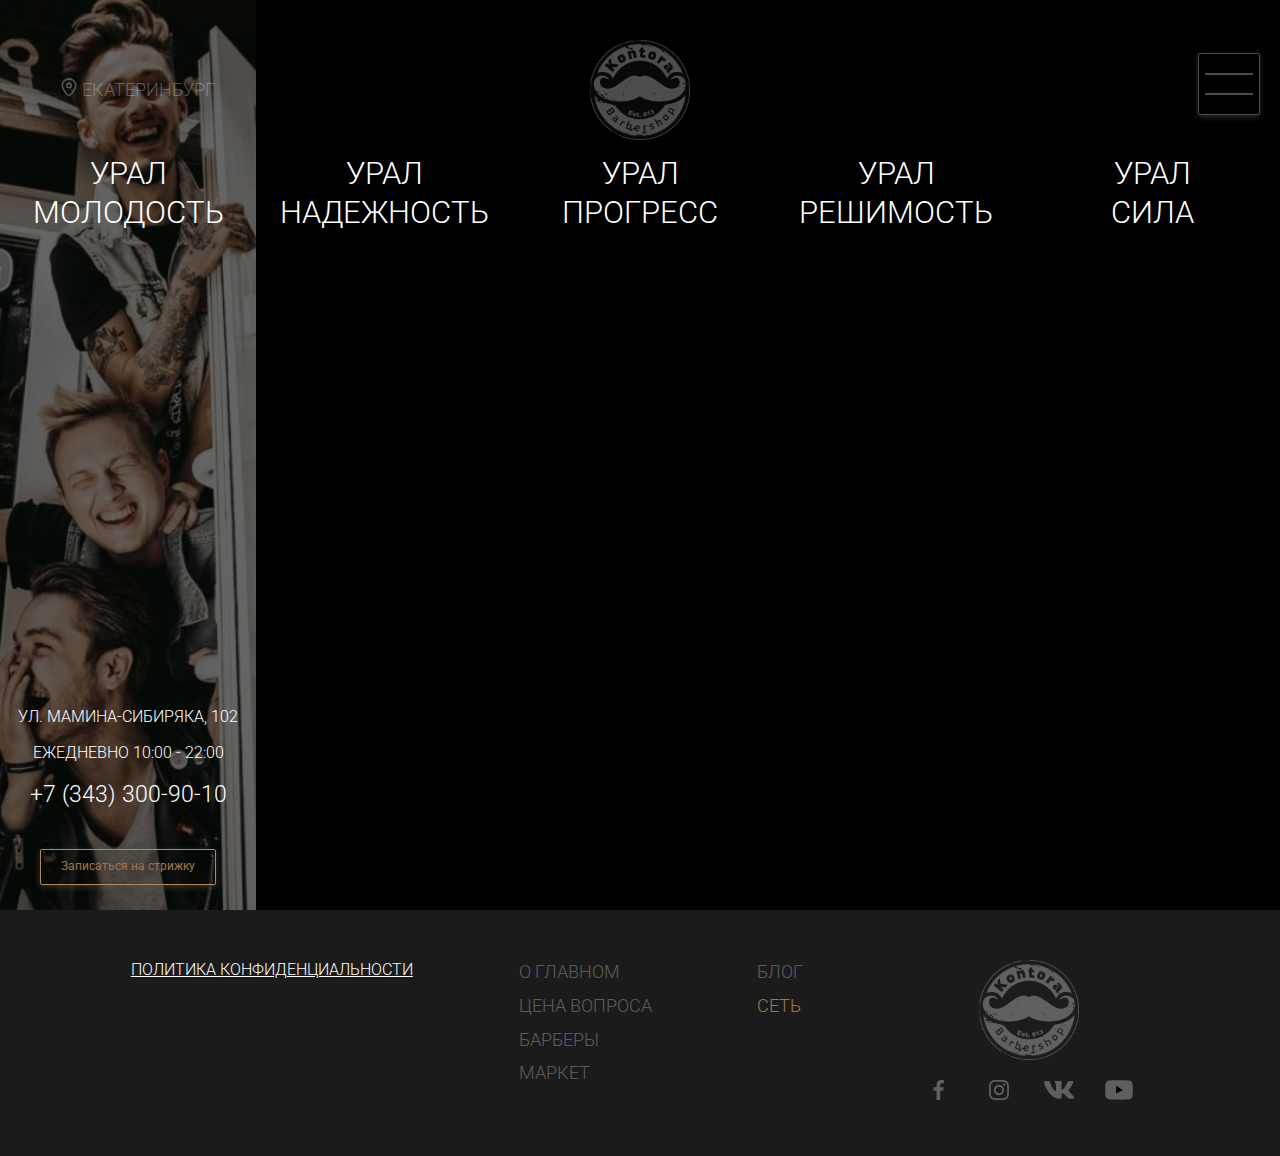
<file: network.html>
<!DOCTYPE html>
<html lang="ru">

<head>
    <meta charset="UTF-8">
    <meta http-equiv="X-UA-Compatible" content="IE=edge">
    <meta name="viewport" content="width=device-width, initial-scale=1.0">
    <link rel="stylesheet" href="css/normalize.css">
    <link rel="preconnect" href="https://fonts.googleapis.com">
    <link href="https://fonts.googleapis.com/css?family=Roboto:100,300,regular&display=swap&subset=cyrillic-ext"
        rel="stylesheet">
    <link rel="stylesheet" href="css/style.css">
    <title>Сеть</title>
</head>

<body>

    <div class="wrapper">


        <header class="header header-popup header-network">
            <h1 class="visually-hidden">Сеть парикмахерских компании Барберконтора</h1>
            <div class="header__body">

                <div class="header__maps menu">
                    <a class="menu__link menu__link-maps">
                        <span>
                            <svg xmlns="http://www.w3.org/2000/svg" id="Outline" viewBox="0 0 24 24" width="18"
                                height="18" fill="rgba(255, 255, 255, 0.3)">
                                <path class="svg-patch"
                                    d="M12,6a4,4,0,1,0,4,4A4,4,0,0,0,12,6Zm0,6a2,2,0,1,1,2-2A2,2,0,0,1,12,12Z" />
                                <path class="svg-patch"
                                    d="M12,24a5.271,5.271,0,0,1-4.311-2.2c-3.811-5.257-5.744-9.209-5.744-11.747a10.055,10.055,0,0,1,20.11,0c0,2.538-1.933,6.49-5.744,11.747A5.271,5.271,0,0,1,12,24ZM12,2.181a7.883,7.883,0,0,0-7.874,7.874c0,2.01,1.893,5.727,5.329,10.466a3.145,3.145,0,0,0,5.09,0c3.436-4.739,5.329-8.456,5.329-10.466A7.883,7.883,0,0,0,12,2.181Z" />
                            </svg>
                        </span>
                        <span>Екатеринбург</span>
                    </a>
                </div>

                <div class="header__navigation">
                    <nav class="header__menu menu">
                        <ul class="menu__list">

                            <li class="menu__item">
                                <a href="mainthing.html" class="menu__link">
                                    О главном
                                </a>
                            </li>

                            <li class="menu__item">
                                <a class="menu__link disabled">
                                    Сеть
                                </a>
                            </li>

                            <li class="menu__item">
                                <a href="price.html" class="menu__link">
                                    Цена
                                </a>
                            </li>

                        </ul>
                    </nav>

                    <div class="logo">
                        <a href="index.html" class="logo__link" aria-label="Вернутся на главную страницу">
                            <img src="images/svg/logo.svg" alt="Логотип компании barberkontora">
                        </a>
                    </div>

                    <nav class="header__menu menu">
                        <ul class="menu__list">

                            <li class="menu__item">
                                <a href="barbers.html" class="menu__link">
                                    Барберы
                                </a>
                            </li>

                            <li class="menu__item">
                                <a href="market.html" class="menu__link">
                                    Маркет
                                </a>
                            </li>

                            <li class="menu__item">
                                <a href="blog.html" class="menu__link">
                                    Блог
                                </a>
                            </li>

                        </ul>
                    </nav>
                </div>

                <button aria-label="Меню открыть закрыть" type="button" class="burger btn">
                    <span></span>
                </button>

                <div class="header__content menu popup-menu">

                    <div class="popup-menu__container">

                        <div data-content id="main-thing" class="popup-img"
                            style="background-image: linear-gradient(rgba(0, 0, 0, 0.7), rgba(0, 0, 0, 0.7)), url(images/popup-munu/item_1.jpg);">
                        </div>

                        <div data-content id="network" class="popup-img popup-img--active"
                            style="background-image: linear-gradient(rgba(0, 0, 0, 0.7), rgba(0, 0, 0, 0.7)), url(images/popup-munu/item_2.jpg);">
                        </div>

                        <div data-content id="price" class="popup-img"
                            style="background-image: linear-gradient(rgba(0, 0, 0, 0.7), rgba(0, 0, 0, 0.7)), url(images/popup-munu/item_3.jpg);">
                        </div>

                        <div data-content id="barbers" class="popup-img"
                            style="background-image: linear-gradient(rgba(0, 0, 0, 0.7), rgba(0, 0, 0, 0.7)), url(images/popup-munu/item_4.jpg);">
                        </div>

                        <div data-content id="market" class="popup-img"
                            style="background-image: linear-gradient(rgba(0, 0, 0, 0.7), rgba(0, 0, 0, 0.7)), url(images/popup-munu/item_5.jpg);">
                        </div>

                        <div data-content id="blog" class="popup-img"
                            style="background-image: linear-gradient(rgba(0, 0, 0, 0.7), rgba(0, 0, 0, 0.7)), url(images/popup-munu/item_6.jpg);">
                        </div>

                        <div data-content id="franchise" class="popup-img"
                            style="background-image: linear-gradient(rgba(0, 0, 0, 0.7), rgba(0, 0, 0, 0.7)), url(images/popup-munu/item_7.jpg);">
                        </div>

                    </div>


                    <ul class="menu__list" aria-label="Меню">

                        <li class="menu__item">
                            <div data-href="main-thing" class="menu__link">
                                <a href="mainthing.html" class="menu__link">О главном</a>
                            </div>
                        </li>


                        <li class="menu__item">
                            <div data-href="network" class="menu__link menu__link--active">
                                <a class="menu__link disabled">Сеть</a>
                            </div>
                        </li>

                        <li class="menu__item">
                            <div data-href="price" class="menu__link">
                                <a href="price.html" class="menu__link">Цена вопроса</a>
                            </div>
                        </li>

                        <li class="menu__item">
                            <div data-href="barbers" class="menu__link">
                                <a href="barbers.html" class="menu__link">Барберы</a>
                            </div>
                        </li>

                        <li class="menu__item">
                            <div data-href="market" class="menu__link">
                                <a href="market.html" class="menu__link">Маркет</a>
                            </div>
                        </li>

                        <li class="menu__item">
                            <div data-href="blog" class="menu__link">
                                <a href="blog.html" class="menu__link">Блог</a>
                            </div>
                        </li>
                    </ul>

                    <div class="btn">
                        <span class="btn__span"></span>
                        <a href="barbers.html" class="btn__link">Записаться на стрижку</a>
                    </div>

                </div>

                <div class="decorection"></div>

            </div>
        </header>

        <main class="main">
            <div class="network">
                <div class="network__body">

                    <div class="network__column"
                        style="background-image: linear-gradient(rgba(0, 0, 0, 0.6), rgba(0, 0, 0, 0.6)), url(images/shops/shop-1.jpg); background-position: 50% 0%; background-repeat: no-repeat; background-size: cover;">
                        <div class="network__item shops">
                            <div class="shops__item">
                                <h2 class="shops__title">
                                    <span>УРАЛ</span>
                                    <span>МОЛОДОСТЬ</span>
                                </h2>
                                <div class="shops__info">
                                    <span>УЛ. МАМИНА-СИБИРЯКА, 102</span>
                                    <span>ЕЖЕДНЕВНО 10:00 - 22:00</span>
                                    <a class="shops__phone" aria-label="Позвонить нам" href="tel:+73433009010">+7 (343)
                                        300-90-10</a>
                                </div>
                                <div class="btn">
                                    <span class="btn__span"></span>
                                    <button data-href="entry1" class="btn__link popup-link">Записаться на
                                        стрижку</button>
                                </div>
                                <!-- modal-start -->
                                <div id="entry1" class="popup entry" role="alert">
                                    <div class="popup__body">
                                        <div class="popup__content popup__content--entry">
                                            <button type="button" class="popup__close close-popup"
                                                aria-label="закрыть модальное окно"></button>

                                            <form class="entry__form" action="#" method="post">

                                                <h2 class="entry__title">Запись</h2>

                                                <fieldset class="entry__fieldset">

                                                    <label class="entry__label">
                                                        <b>Ваше имя</b>
                                                        <input type="text" name="Имя клиента">
                                                    </label>

                                                    <label class="entry__label">
                                                        <b>Ваш телефон</b>
                                                        <input type="tel" name="Номер телефона клиента">
                                                    </label>

                                                    <label class="entry__label">
                                                        <b class="entry__person-title">Выбрать адрес</b>
                                                        <select class="entry__network" name="entry-network[]">
                                                            <option value="УЛ. МАМИНА-СИБИРЯКА, 102">
                                                                УЛ. МАМИНА-СИБИРЯКА, 102
                                                            </option>
                                                            <option value="УЛ. МАРШАЛА ЖУКОВА, 11">
                                                                УЛ. МАРШАЛА ЖУКОВА, 11
                                                            </option>
                                                            <option value="УЛ. МАЛЫШЕВА, 71 | BOLSHOY">
                                                                УЛ. МАЛЫШЕВА, 71 | BOLSHOY
                                                            </option>
                                                            <option value="УЛ. 8 МАРТА, 169">
                                                                УЛ. 8 МАРТА, 169
                                                            </option>
                                                            <option value="УЛ. ТКАЧЕЙ, 17">
                                                                УЛ. ТКАЧЕЙ, 17
                                                            </option>
                                                        </select>
                                                    </label>

                                                    <p class="entry__text">Мы свяжемся с вами для уточнения времени,
                                                        даты и мастера.</p>

                                                    <button class="entry__btn button">Записаться</button>

                                                </fieldset>

                                            </form>

                                        </div>
                                    </div>
                                </div>
                                <!-- modal-end -->
                            </div>
                        </div>
                    </div>

                    <div class="network__column"
                        style="background-image: linear-gradient(rgba(0, 0, 0, 0.6), rgba(0, 0, 0, 0.6)), url(images/shops/shop-2.jpg); background-position: 50% 20%; background-repeat: no-repeat; background-size: cover;">
                        <div class="network__item shops">
                            <div class="shops__item">
                                <h2 class="shops__title">
                                    <span>УРАЛ</span>
                                    <span>НАДЕЖНОСТЬ</span>
                                </h2>
                                <div class="shops__info">
                                    <span>УЛ. МАРШАЛА ЖУКОВА, 11</span>
                                    <span>ЕЖЕДНЕВНО 10:00 - 22:00</span>
                                    <a class="shops__phone" aria-label="Позвонить нам" href="tel:+73433009010">+7 (343)
                                        300-90-10</a>
                                </div>
                                <div class="btn">
                                    <span class="btn__span"></span>
                                    <button data-href="entry2" class="btn__link popup-link">Записаться на
                                        стрижку</button>
                                </div>
                                <!-- modal-start -->
                                <div id="entry2" class="popup entry" role="alert">
                                    <div class="popup__body">
                                        <div class="popup__content popup__content--entry">
                                            <button type="button" class="popup__close close-popup"
                                                aria-label="закрыть модальное окно"></button>

                                            <form class="entry__form" action="#" method="post">

                                                <h2 class="entry__title">Запись</h2>

                                                <fieldset class="entry__fieldset">

                                                    <label class="entry__label">
                                                        <b>Ваше имя</b>
                                                        <input type="text" name="Имя клиента">
                                                    </label>

                                                    <label class="entry__label">
                                                        <b>Ваш телефон</b>
                                                        <input type="tel" name="Номер телефона клиента">
                                                    </label>

                                                    <label class="entry__label">
                                                        <b class="entry__person-title">Выбрать адрес</b>
                                                        <select class="entry__network" name="entry-network[]">
                                                            <option value="УЛ. МАРШАЛА ЖУКОВА, 11">
                                                                УЛ. МАРШАЛА ЖУКОВА, 11
                                                            </option>
                                                            <option value="УЛ. МАМИНА-СИБИРЯКА, 102">
                                                                УЛ. МАМИНА-СИБИРЯКА, 102
                                                            </option>
                                                            <option value="УЛ. МАЛЫШЕВА, 71 | BOLSHOY">
                                                                УЛ. МАЛЫШЕВА, 71 | BOLSHOY
                                                            </option>
                                                            <option value="УЛ. 8 МАРТА, 169">
                                                                УЛ. 8 МАРТА, 169
                                                            </option>
                                                            <option value="УЛ. ТКАЧЕЙ, 17">
                                                                УЛ. ТКАЧЕЙ, 17
                                                            </option>
                                                        </select>
                                                    </label>

                                                    <p class="entry__text">Мы свяжемся с вами для уточнения времени,
                                                        даты и мастера.</p>

                                                    <button class="entry__btn button">Записаться</button>

                                                </fieldset>

                                            </form>

                                        </div>
                                    </div>
                                </div>
                                <!-- modal-end -->
                            </div>
                        </div>
                    </div>

                    <div class="network__column"
                        style="background-image: linear-gradient(rgba(0, 0, 0, 0.6), rgba(0, 0, 0, 0.6)), url(images/shops/shop-3.jpg); background-position: 55% 20%; background-repeat: no-repeat; background-size: cover;">
                        <div class="network__item shops">
                            <div class="shops__item">
                                <h2 class="shops__title">
                                    <span>УРАЛ</span>
                                    <span>ПРОГРЕСС</span>
                                </h2>
                                <div class="shops__info">
                                    <span>УЛ. МАЛЫШЕВА, 71 | BOLSHOY</span>
                                    <span>ЕЖЕДНЕВНО 10:00 - 22:00</span>
                                    <a class="shops__phone" aria-label="Позвонить нам" href="tel:+73433009010">+7 (343)
                                        300-90-10</a>
                                </div>
                                <div class="btn">
                                    <span class="btn__span"></span>
                                    <button data-href="entry3" class="btn__link popup-link">Записаться на
                                        стрижку</button>
                                </div>
                                <!-- modal-start -->
                                <div id="entry3" class="popup entry" role="alert">
                                    <div class="popup__body">
                                        <div class="popup__content popup__content--entry">
                                            <button type="button" class="popup__close close-popup"
                                                aria-label="закрыть модальное окно"></button>

                                            <form class="entry__form" action="#" method="post">

                                                <h2 class="entry__title">Запись</h2>

                                                <fieldset class="entry__fieldset">

                                                    <label class="entry__label">
                                                        <b>Ваше имя</b>
                                                        <input type="text" name="Имя клиента">
                                                    </label>

                                                    <label class="entry__label">
                                                        <b>Ваш телефон</b>
                                                        <input type="tel" name="Номер телефона клиента">
                                                    </label>

                                                    <label class="entry__label">
                                                        <b class="entry__person-title">Выбрать адрес</b>
                                                        <select class="entry__network" name="entry-network[]">
                                                            <option value="УЛ. МАЛЫШЕВА, 71 | BOLSHOY">
                                                                УЛ. МАЛЫШЕВА, 71 | BOLSHOY
                                                            </option>
                                                            <option value="УЛ. МАМИНА-СИБИРЯКА, 102">
                                                                УЛ. МАМИНА-СИБИРЯКА, 102
                                                            </option>
                                                            <option value="УЛ. МАРШАЛА ЖУКОВА, 11">
                                                                УЛ. МАРШАЛА ЖУКОВА, 11
                                                            </option>
                                                            <option value="УЛ. 8 МАРТА, 169">
                                                                УЛ. 8 МАРТА, 169
                                                            </option>
                                                            <option value="УЛ. ТКАЧЕЙ, 17">
                                                                УЛ. ТКАЧЕЙ, 17
                                                            </option>
                                                        </select>
                                                    </label>

                                                    <p class="entry__text">Мы свяжемся с вами для уточнения времени,
                                                        даты и мастера.</p>

                                                    <button class="entry__btn button">Записаться</button>

                                                </fieldset>

                                            </form>

                                        </div>
                                    </div>
                                </div>
                                <!-- modal-end -->
                            </div>
                        </div>
                    </div>

                    <div class="network__column"
                        style="background-image: linear-gradient(rgba(0, 0, 0, 0.4), rgba(0, 0, 0, 0.4)), url(images/shops/shop-4.jpg); background-position: 45% 20%; background-repeat: no-repeat; background-size: cover;">
                        <div class="network__item shops">
                            <div class="shops__item">
                                <h2 class="shops__title">
                                    <span>УРАЛ</span>
                                    <span>РЕШИМОСТЬ</span>
                                </h2>
                                <div class="shops__info">
                                    <span>УЛ. 8 МАРТА, 169</span>
                                    <span>ЕЖЕДНЕВНО 10:00 - 22:00</span>
                                    <a class="shops__phone" aria-label="Позвонить нам" href="tel:+73433009010">+7 (343)
                                        300-90-10</a>
                                </div>
                                <div class="btn">
                                    <span class="btn__span"></span>
                                    <button data-href="entry4" class="btn__link popup-link">Записаться на
                                        стрижку</button>
                                </div>
                                <!-- modal-start -->
                                <div id="entry4" class="popup entry" role="alert">
                                    <div class="popup__body">
                                        <div class="popup__content popup__content--entry">
                                            <button type="button" class="popup__close close-popup"
                                                aria-label="закрыть модальное окно"></button>

                                            <form class="entry__form" action="#" method="post">

                                                <h2 class="entry__title">Запись</h2>

                                                <fieldset class="entry__fieldset">

                                                    <label class="entry__label">
                                                        <b>Ваше имя</b>
                                                        <input type="text" name="Имя клиента">
                                                    </label>

                                                    <label class="entry__label">
                                                        <b>Ваш телефон</b>
                                                        <input type="tel" name="Номер телефона клиента">
                                                    </label>

                                                    <label class="entry__label">
                                                        <b class="entry__person-title">Выбрать адрес</b>
                                                        <select class="entry__network" name="entry-network[]">
                                                            <option value="УЛ. 8 МАРТА, 169">
                                                                УЛ. 8 МАРТА, 169
                                                            </option>
                                                            <option value="УЛ. МАМИНА-СИБИРЯКА, 102">
                                                                УЛ. МАМИНА-СИБИРЯКА, 102
                                                            </option>
                                                            <option value="УЛ. МАРШАЛА ЖУКОВА, 11">
                                                                УЛ. МАРШАЛА ЖУКОВА, 11
                                                            </option>
                                                            <option value="УЛ. МАЛЫШЕВА, 71 | BOLSHOY">
                                                                УЛ. МАЛЫШЕВА, 71 | BOLSHOY
                                                            </option>
                                                            <option value="УЛ. ТКАЧЕЙ, 17">
                                                                УЛ. ТКАЧЕЙ, 17
                                                            </option>
                                                        </select>
                                                    </label>

                                                    <p class="entry__text">Мы свяжемся с вами для уточнения времени,
                                                        даты и мастера.</p>

                                                    <button class="entry__btn button">Записаться</button>

                                                </fieldset>

                                            </form>

                                        </div>
                                    </div>
                                </div>
                                <!-- modal-end -->
                            </div>
                        </div>
                    </div>

                    <div class="network__column"
                        style="background-image: linear-gradient(rgba(0, 0, 0, 0.6), rgba(0, 0, 0, 0.6)), url(images/shops/shop-5.jpg); background-position: 40% 20%; background-repeat: no-repeat; background-size: cover;">
                        <div class="network__item shops">
                            <div class="shops__item">
                                <h2 class="shops__title">
                                    <span>УРАЛ</span>
                                    <span>СИЛА</span>
                                </h2>
                                <div class="shops__info">
                                    <span>УЛ. ТКАЧЕЙ, 17</span>
                                    <span>ЕЖЕДНЕВНО 10:00 - 22:00</span>
                                    <a class="shops__phone" aria-label="Позвонить нам" href="tel:+73433009010">+7 (343)
                                        300-90-10</a>
                                </div>
                                <div class="btn">
                                    <span class="btn__span"></span>
                                    <button data-href="entry5" class="btn__link popup-link">Записаться на
                                        стрижку</button>
                                </div>
                                <!-- modal-start -->
                                <div id="entry5" class="popup entry" role="alert">
                                    <div class="popup__body">
                                        <div class="popup__content popup__content--entry">
                                            <button type="button" class="popup__close close-popup"
                                                aria-label="закрыть модальное окно"></button>

                                            <form class="entry__form" action="#" method="post">

                                                <h2 class="entry__title">Запись</h2>

                                                <fieldset class="entry__fieldset">

                                                    <label class="entry__label">
                                                        <b>Ваше имя</b>
                                                        <input type="text" name="Имя клиента">
                                                    </label>

                                                    <label class="entry__label">
                                                        <b>Ваш телефон</b>
                                                        <input type="tel" name="Номер телефона клиента">
                                                    </label>

                                                    <label class="entry__label">
                                                        <b class="entry__person-title">Выбрать адрес</b>
                                                        <select class="entry__network" name="entry-network[]">
                                                            <option value="УЛ. ТКАЧЕЙ, 17">
                                                                УЛ. ТКАЧЕЙ, 17
                                                            </option>
                                                            <option value="УЛ. МАМИНА-СИБИРЯКА, 102">
                                                                УЛ. МАМИНА-СИБИРЯКА, 102
                                                            </option>
                                                            <option value="УЛ. МАРШАЛА ЖУКОВА, 11">
                                                                УЛ. МАРШАЛА ЖУКОВА, 11
                                                            </option>
                                                            <option value="УЛ. МАЛЫШЕВА, 71 | BOLSHOY">
                                                                УЛ. МАЛЫШЕВА, 71 | BOLSHOY
                                                            </option>
                                                            <option value="УЛ. 8 МАРТА, 169">
                                                                УЛ. 8 МАРТА, 169
                                                            </option>
                                                        </select>
                                                    </label>

                                                    <p class="entry__text">Мы свяжемся с вами для уточнения времени,
                                                        даты и мастера.</p>

                                                    <button class="entry__btn button">Записаться</button>

                                                </fieldset>

                                            </form>

                                        </div>
                                    </div>
                                </div>
                                <!-- modal-end -->
                            </div>
                        </div>
                    </div>

                </div>
            </div>
        </main>

        <footer class="footer">
            <div class="container">
                <div class="footer__body">

                    <div class="footer__column">
                        <ul class="footer__list menu">
                            <li class="footer__item">
                                <a class="footer__conf menu__link" href="policy.html">
                                    Политика конфиденциальности
                                </a>
                            </li>
                        </ul>
                    </div>

                    <div class="footer__column footer__column-menu">
                        <ul class="footer__menu-list menu" aria-label="Меню">
                            <li class="footer__menu-item">
                                <a href="mainthing.html" class="menu__link">
                                    О ГЛАВНОМ
                                </a>
                            </li>
                            <li class="footer__menu-item">
                                <a href="price.html" class="menu__link">
                                    ЦЕНА ВОПРОСА
                                </a>
                            </li>
                            <li class="footer__menu-item">
                                <a href="barbers.html" class="menu__link">
                                    БАРБЕРЫ
                                </a>
                            </li>
                            <li class="footer__menu-item">
                                <a href="market.html" class="menu__link">
                                    МАРКЕТ
                                </a>
                            </li>
                        </ul>
                    </div>

                    <div class="footer__column footer__column-menu">
                        <ul class="footer__menu-list menu" aria-label="Меню">
                            <li class="footer__menu-item">
                                <a href="blog.html" class="menu__link">
                                    БЛОГ
                                </a>
                            </li>
                            <li class="footer__menu-item">
                                <a class="menu__link disabled">
                                    СЕТЬ
                                </a>
                            </li>
                        </ul>
                    </div>

                    <div class="footer__column footer__column-social">

                        <div class="logo">
                            <a href="index.html" class="logo__link" aria-label="Вернутся на главную страницу">
                                <img src="images/svg/logo.svg" alt="Логотип компании barberkontora">
                            </a>
                        </div>
                        <div class="footer__social social">
                            <ul class="social__list" aria-label="Наши социальные сети">
                                <li class="social__item">
                                    <a href="https://www.facebook.com/" aria-label="Перейти на сайт Фейсбук"
                                        target="_blank" class="social__link">
                                        <svg width="11px" height="20px" viewBox="0 0 11 20"
                                            fill="rgba(255, 255, 255, 0.3)" xmlns="http://www.w3.org/2000/svg"
                                            xmlns:xlink="http://www.w3.org/1999/xlink">
                                            <g transform="translate(-710.000000, -8017.000000)">
                                                <g transform="translate(0.000000, 7837.000000)">
                                                    <g transform="translate(630.000000, 180.000000)">
                                                        <g transform="translate(80.000000, 0.000000)">
                                                            <path class="svg-patch"
                                                                d="M6.71192308,19.9118269 L6.71192308,10.8290385 L9.76067308,10.8290385 L10.2171154,7.28932692 L6.71192308,7.28932692 L6.71192308,5.02932692 C6.71192308,4.00451923 6.99653846,3.30605769 8.46625,3.30605769 L10.3406731,3.30519231 L10.3406731,0.139326923 C10.0163462,0.0963461538 8.90375,0 7.60932692,0 C4.90682692,0 3.05663462,1.64951923 3.05663462,4.67894231 L3.05663462,7.28942308 L0,7.28942308 L0,10.8291346 L3.05653846,10.8291346 L3.05653846,19.9119231 L6.71192308,19.9118269 Z"
                                                                id="Shape"></path>
                                                        </g>
                                                    </g>
                                                </g>
                                            </g>
                                        </svg>
                                    </a>
                                </li>
                                <li class="social__item">
                                    <a href="https://www.instagram.com/" aria-label="Перейти на сайт Инстаграм"
                                        target="_blank" class="social__link">
                                        <svg width="20px" height="20px" viewBox="0 0 20 20"
                                            fill="rgba(255, 255, 255, 0.3)" xmlns="http://www.w3.org/2000/svg"
                                            xmlns:xlink="http://www.w3.org/1999/xlink">
                                            <g transform="translate(-670.000000, -8017.000000)">
                                                <g transform="translate(0.000000, 7837.000000)">
                                                    <g transform="translate(630.000000, 180.000000)">
                                                        <g transform="translate(40.000000, 0.000000)">
                                                            <path class="svg-patch"
                                                                d="M6.66720517,10 C6.66720517,8.15912763 8.15912763,6.66639742 10,6.66639742 C11.8408724,6.66639742 13.3336026,8.15912763 13.3336026,10 C13.3336026,11.8408724 11.8408724,13.3336026 10,13.3336026 C8.15912763,13.3336026 6.66720517,11.8408724 6.66720517,10 M4.86510501,10 C4.86510501,12.8360258 7.16397415,15.134895 10,15.134895 C12.8360258,15.134895 15.134895,12.8360258 15.134895,10 C15.134895,7.16397415 12.8360258,4.86510501 10,4.86510501 C7.16397415,4.86510501 4.86510501,7.16397415 4.86510501,10 M14.138126,4.66155089 C14.138126,5.32390953 14.6752827,5.86187399 15.3384491,5.86187399 C16.0008078,5.86187399 16.5387722,5.32390953 16.5387722,4.66155089 C16.5387722,3.99919225 16.0016155,3.46203554 15.3384491,3.46203554 C14.6752827,3.46203554 14.138126,3.99919225 14.138126,4.66155089 M5.95961228,18.1397415 C4.98465267,18.095315 4.45476575,17.9329564 4.10258481,17.7956381 C3.63570275,17.6138934 3.30290792,17.3974152 2.95234249,17.0476575 C2.60258481,16.6978998 2.38529887,16.365105 2.20436187,15.8982229 C2.06704362,15.546042 1.90468498,15.0161551 1.86025848,14.0411955 C1.81179321,12.9870759 1.80210016,12.6704362 1.80210016,10 C1.80210016,7.32956381 1.81260097,7.01373183 1.86025848,5.95880452 C1.90468498,4.98384491 2.06785137,4.45476575 2.20436187,4.10177706 C2.38610662,3.63489499 2.60258481,3.30210016 2.95234249,2.95153473 C3.30210016,2.60177706 3.63489499,2.38449111 4.10258481,2.20355412 C4.45476575,2.06623586 4.98465267,1.90387722 5.95961228,1.85945073 C7.01373183,1.81098546 7.33037157,1.80129241 10,1.80129241 C12.6704362,1.80129241 12.9862682,1.81179321 14.0411955,1.85945073 C15.0161551,1.90387722 15.5452342,2.06704362 15.8982229,2.20355412 C16.365105,2.38449111 16.6978998,2.60177706 17.0484653,2.95153473 C17.3982229,3.30129241 17.6147011,3.63489499 17.7964459,4.10177706 C17.9337641,4.453958 18.0961228,4.98384491 18.1405493,5.95880452 C18.1890145,7.01373183 18.1987076,7.32956381 18.1987076,10 C18.1987076,12.6696284 18.1890145,12.9862682 18.1405493,14.0411955 C18.0961228,15.0161551 17.9329564,15.546042 17.7964459,15.8982229 C17.6147011,16.365105 17.3982229,16.6978998 17.0484653,17.0476575 C16.6987076,17.3974152 16.365105,17.6138934 15.8982229,17.7956381 C15.546042,17.9329564 15.0161551,18.095315 14.0411955,18.1397415 C12.9870759,18.1882068 12.6704362,18.1978998 10,18.1978998 C7.33037157,18.1978998 7.01373183,18.1882068 5.95961228,18.1397415 M5.87722132,0.0605815832 C4.81260097,0.10904685 4.08562197,0.277867528 3.44991922,0.525040388 C2.79240711,0.780290792 2.23505654,1.12277868 1.67851373,1.67851373 C1.12277868,2.23424879 0.780290792,2.79159935 0.525040388,3.44991922 C0.277867528,4.08562197 0.10904685,4.81260097 0.0605815832,5.87722132 C0.0113085622,6.94345719 0,7.28432956 0,10 C0,12.7156704 0.0113085622,13.0565428 0.0605815832,14.1227787 C0.10904685,15.187399 0.277867528,15.914378 0.525040388,16.5500808 C0.780290792,17.2075929 1.12197092,17.7657512 1.67851373,18.3214863 C2.23424879,18.8772213 2.79159935,19.2189015 3.44991922,19.4749596 C4.08642973,19.7221325 4.81260097,19.8909532 5.87722132,19.9394184 C6.94426494,19.9878837 7.28432956,20 10,20 C12.7164782,20 13.0565428,19.9886914 14.1227787,19.9394184 C15.187399,19.8909532 15.914378,19.7221325 16.5500808,19.4749596 C17.2075929,19.2189015 17.7649435,18.8772213 18.3214863,18.3214863 C18.8772213,17.7657512 19.2189015,17.2075929 19.4749596,16.5500808 C19.7221325,15.914378 19.8917609,15.187399 19.9394184,14.1227787 C19.9878837,13.0557351 19.9991922,12.7156704 19.9991922,10 C19.9991922,7.28432956 19.9878837,6.94345719 19.9394184,5.87722132 C19.8909532,4.81260097 19.7221325,4.08562197 19.4749596,3.44991922 C19.2189015,2.79240711 18.8772213,2.23505654 18.3214863,1.67851373 C17.7657512,1.12277868 17.2075929,0.780290792 16.5508885,0.525040388 C15.914378,0.277867528 15.187399,0.108239095 14.1235864,0.0605815832 C13.0573506,0.0121163166 12.7164782,0 10.0008078,0 C7.28432956,0 6.94426494,0.0113085622 5.87722132,0.0605815832">
                                                            </path>
                                                        </g>
                                                    </g>
                                                </g>
                                            </g>
                                        </svg>
                                    </a>
                                </li>
                                <li class="social__item">
                                    <a href="https://vk.com/" aria-label="Перейти на сайт Вконтакте" target="_blank"
                                        class="social__link">
                                        <svg width="22px" height="20px" viewBox="0 0 20 12"
                                            fill="rgba(255, 255, 255, 0.3)" xmlns="http://www.w3.org/2000/svg"
                                            xmlns:xlink="http://www.w3.org/1999/xlink">
                                            <g transform="translate(-630.000000, -8021.000000)">
                                                <g transform="translate(0.000000, 7837.000000)">
                                                    <g transform="translate(630.000000, 180.000000)">
                                                        <path class="svg-patch"
                                                            d="M19.5395147,4.7972122 C19.6801992,4.32826385 19.5395147,4 18.882987,4 L16.6945614,4 C16.1318233,4 15.8817176,4.29700062 15.7410331,4.62526447 C15.7410331,4.62526447 14.6311886,7.34516492 13.0523958,9.09590544 C12.5365526,9.61174863 12.3177101,9.76806474 12.0363411,9.76806474 C11.8956566,9.76806474 11.6924456,9.61174863 11.6924456,9.14280027 L11.6924456,4.7972122 C11.6924456,4.23447418 11.5361295,4 11.0671811,4 L7.62822654,4 C7.28433109,4 7.06548852,4.2657374 7.06548852,4.50021158 C7.06548852,5.03168638 7.84706911,5.15673927 7.94085878,6.62611078 L7.94085878,9.8462228 C7.94085878,10.5496453 7.81580589,10.6746982 7.53443687,10.6746982 C6.79975112,10.6746982 4.98648416,7.95479778 3.92353455,4.82847542 C3.70469199,4.25010579 3.50148104,4 2.93874301,4 L0.750317365,4 C0.125052894,4 0,4.29700062 0,4.62526447 C0,5.20363411 0.734685753,8.07985067 3.4545862,11.8783323 C5.26785317,14.4731799 7.81580589,15.8800249 10.1292844,15.8800249 C11.5204979,15.8800249 11.6924456,15.5673927 11.6924456,15.0359179 L11.6924456,13.0663348 C11.6924456,12.4410704 11.8174985,12.3160175 12.2708152,12.3160175 C12.5990791,12.3160175 13.1461855,12.4723336 14.4436093,13.7228625 C15.9286124,15.2078656 16.1787182,15.8800249 17.0071936,15.8800249 L19.1956193,15.8800249 C19.8208837,15.8800249 20.133516,15.5673927 19.9459366,14.9577599 C19.7427257,14.348127 19.0393031,13.4571251 18.1014064,12.3941755 C17.5855632,11.7845427 16.8196143,11.1436466 16.6007717,10.8153827 C16.2725079,10.3933292 16.3662975,10.2057499 16.6007717,9.8462228 C16.6007717,9.83059119 19.2737773,6.07900437 19.5395147,4.7972122 L19.5395147,4.7972122 Z">
                                                        </path>
                                                    </g>
                                                </g>
                                            </g>
                                        </svg>
                                    </a>
                                </li>
                                <li class="social__item">
                                    <a href="https://www.youtube.com/" aria-label="Перейти на сайт Ютуб" target="_blank"
                                        class="social__link">
                                        <svg width="28px" height="20px" viewBox="0 0 28 20"
                                            xmlns="http://www.w3.org/2000/svg"
                                            xmlns:xlink="http://www.w3.org/1999/xlink">
                                            <g transform="translate(-741.000000, -8017.000000)">
                                                <g transform="translate(0.000000, 7837.000000)">
                                                    <g transform="translate(630.000000, 180.000000)">
                                                        <g transform="translate(111.000000, 0.000000)">
                                                            <path
                                                                d="M18.6010256,9.64615385 C16.0666667,8.29179487 13.64,7.04666667 11.1594872,5.74666667 L11.1594872,13.5235897 C13.7697436,12.1046154 16.5210256,10.8051282 18.6117949,9.64615385 L18.6010256,9.64615385 L18.6010256,9.64615385 Z"
                                                                fill="#000000"></path>
                                                            <path class="svg-patch"
                                                                d="M18.6010256,9.64615385 C16.0666667,8.29179487 11.1594872,5.74666667 11.1594872,5.74666667 L17.7020513,10.1441026 C17.7025641,10.1441026 16.5102564,10.8051282 18.6010256,9.64615385 Z"
                                                                fill="rgba(255, 255, 255, 0.3)"></path>
                                                            <path class="svg-patch"
                                                                d="M11.6364103,19.6112821 C6.37230769,19.514359 4.57435897,19.4271795 3.46923077,19.1994872 C2.72153846,19.0482051 2.07179487,18.7123077 1.59538462,18.2251282 C1.22717949,17.8564103 0.934358974,17.2938462 0.707179487,16.5133333 C0.512307692,15.8630769 0.436410256,15.3220513 0.328205128,14.0005128 C0.162564103,11.0179487 0.123076923,8.57948718 0.328205128,5.85487179 C0.497435897,4.35025641 0.579487179,2.56410256 1.70358974,1.52205128 C2.23435897,1.03435897 2.85179487,0.720512821 3.54512821,0.590769231 C4.62820513,0.385128205 9.2425641,0.222564103 14.0194872,0.222564103 C18.785641,0.222564103 23.4102564,0.385128205 24.494359,0.590769231 C25.3605128,0.753333333 26.1728205,1.24051282 26.6497436,1.86871795 C27.6753846,3.48205128 27.6933333,5.48820513 27.7974359,7.0574359 C27.8405128,7.80512821 27.8405128,12.0507692 27.7974359,12.7984615 C27.6353846,15.2784615 27.5051282,16.1558974 27.1369231,17.065641 C26.9092308,17.64 26.7148718,17.9430769 26.3784615,18.2789744 C25.850853,18.7958759 25.1782356,19.1396979 24.4502564,19.2646154 C19.8948718,19.6071795 16.0266667,19.6815385 11.6364103,19.6112821 L11.6364103,19.6112821 Z M18.6123077,9.64615385 C16.0779487,8.29179487 13.6512821,7.03589744 11.1707692,5.73589744 L11.1707692,13.5133333 C13.7810256,12.094359 16.5328205,10.794359 18.6230769,9.63538462 L18.6123077,9.64615385 Z"
                                                                fill="rgba(255, 255, 255, 0.3)"></path>
                                                        </g>
                                                    </g>
                                                </g>
                                            </g>
                                        </svg>
                                    </a>
                                </li>
                            </ul>
                        </div>
                    </div>

                </div>
            </div>
        </footer>


    </div>

    <script src="https://ajax.googleapis.com/ajax/libs/jquery/3.4.1/jquery.min.js"></script>
    <script src="js/slick.min.js"></script>
    <script src="js/burger-menu-hover.js"></script>
    <script src="js/burger.js"></script>
    <script src="js/modal.js"></script>
    <script src="js/tabs.js"></script>
    <script src="js/main.js"></script>

</body>

</html>
</file>
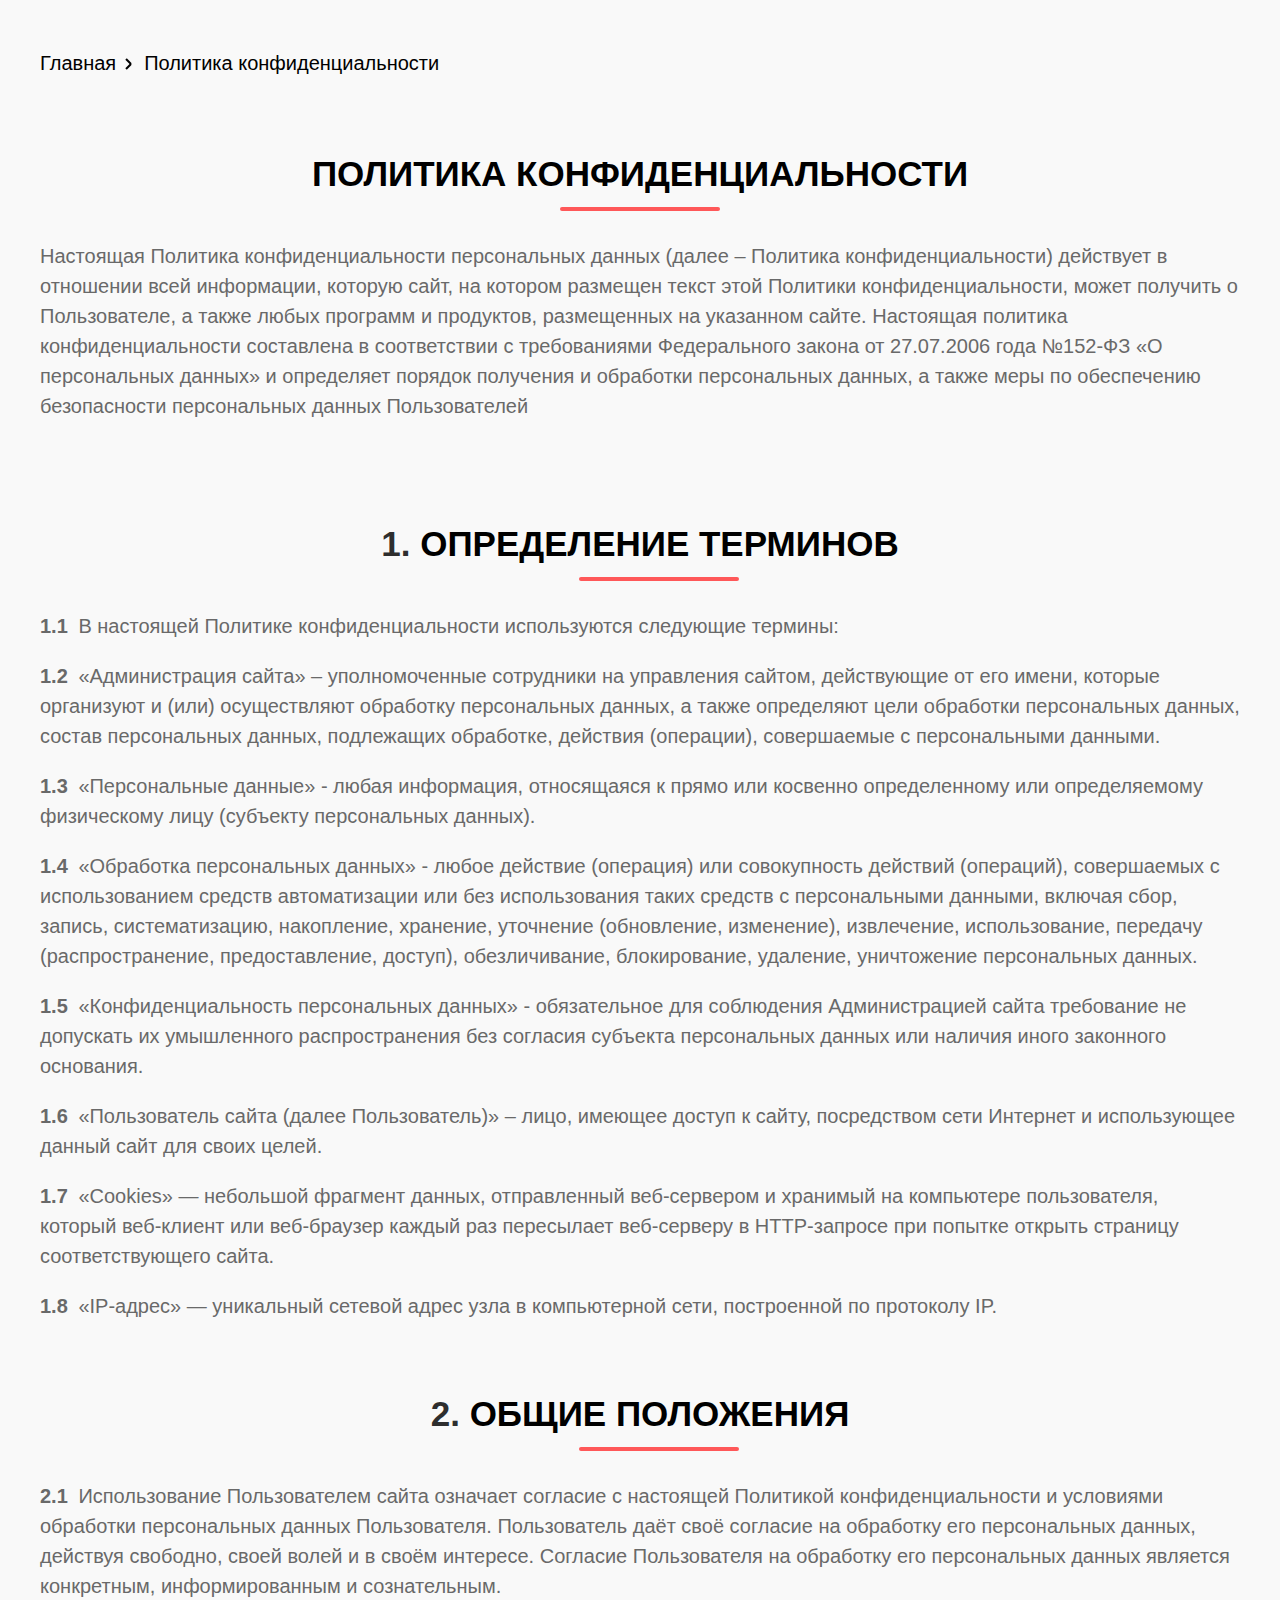
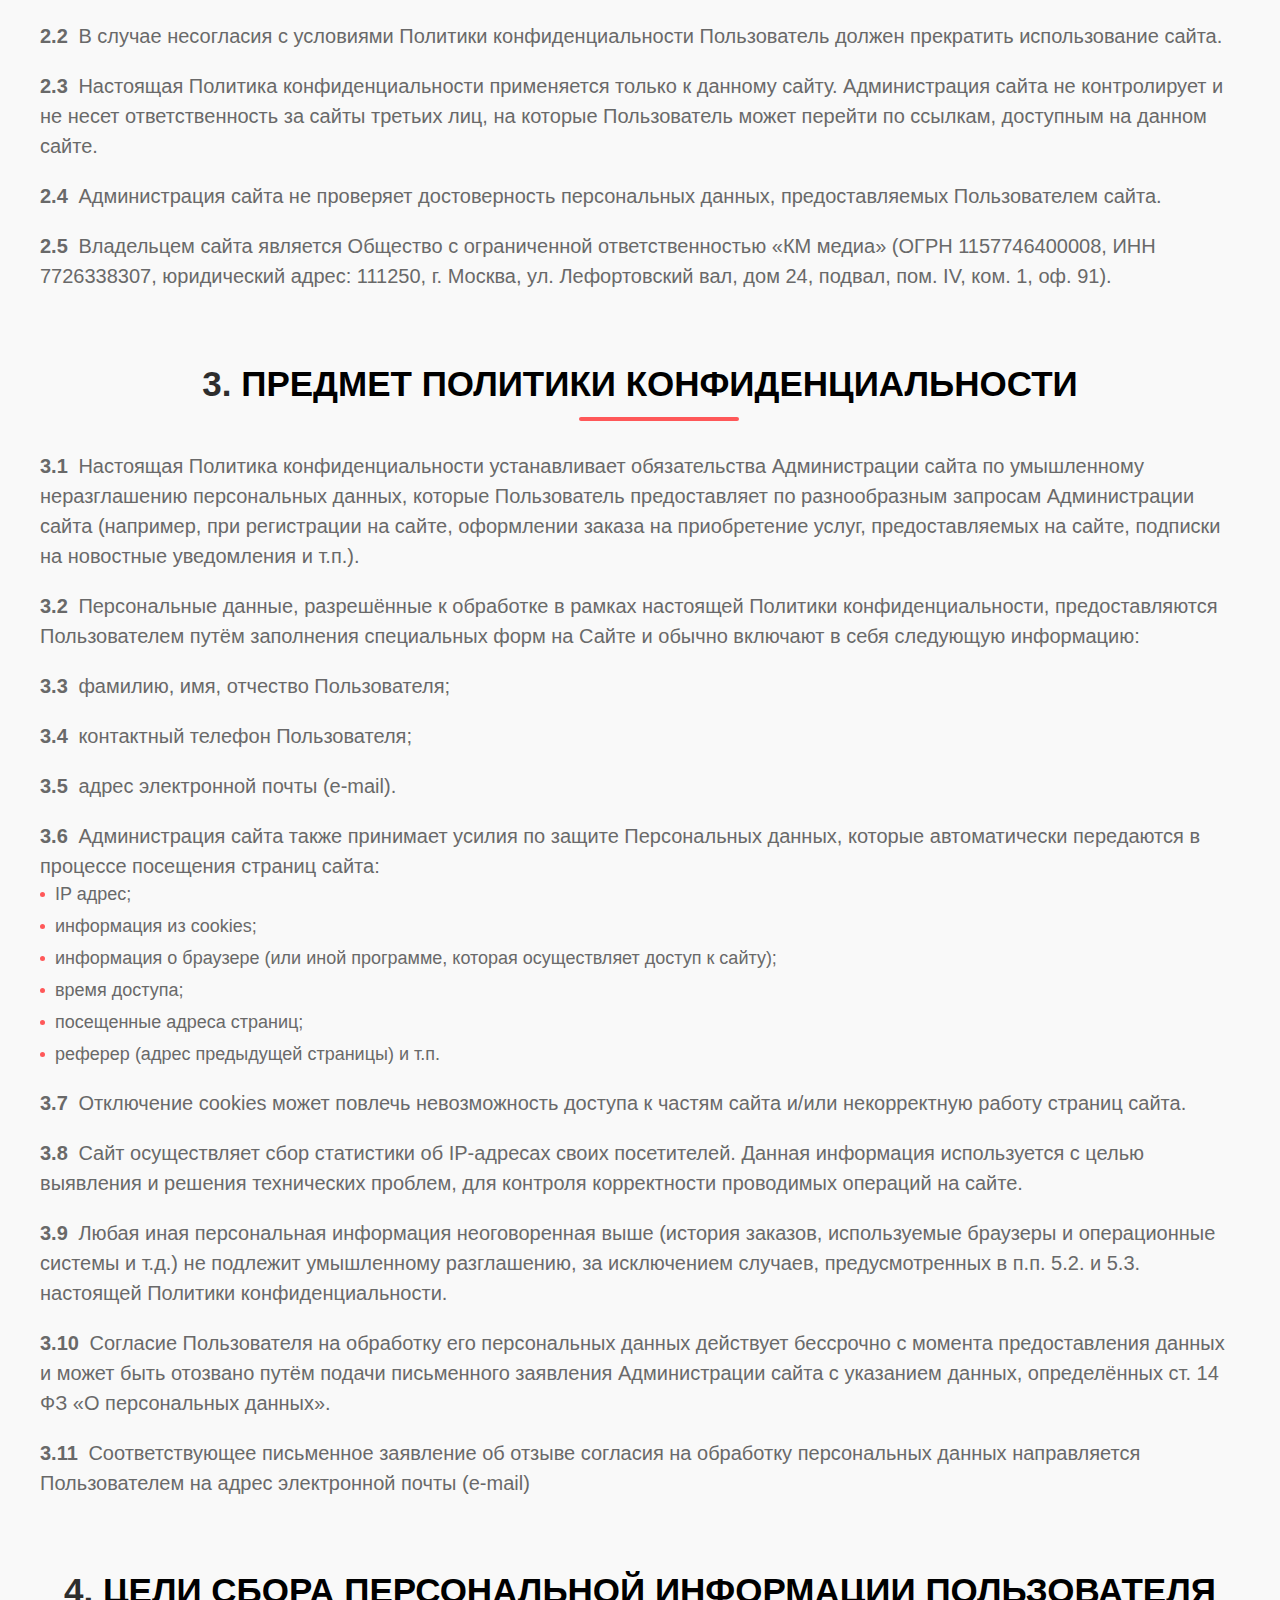
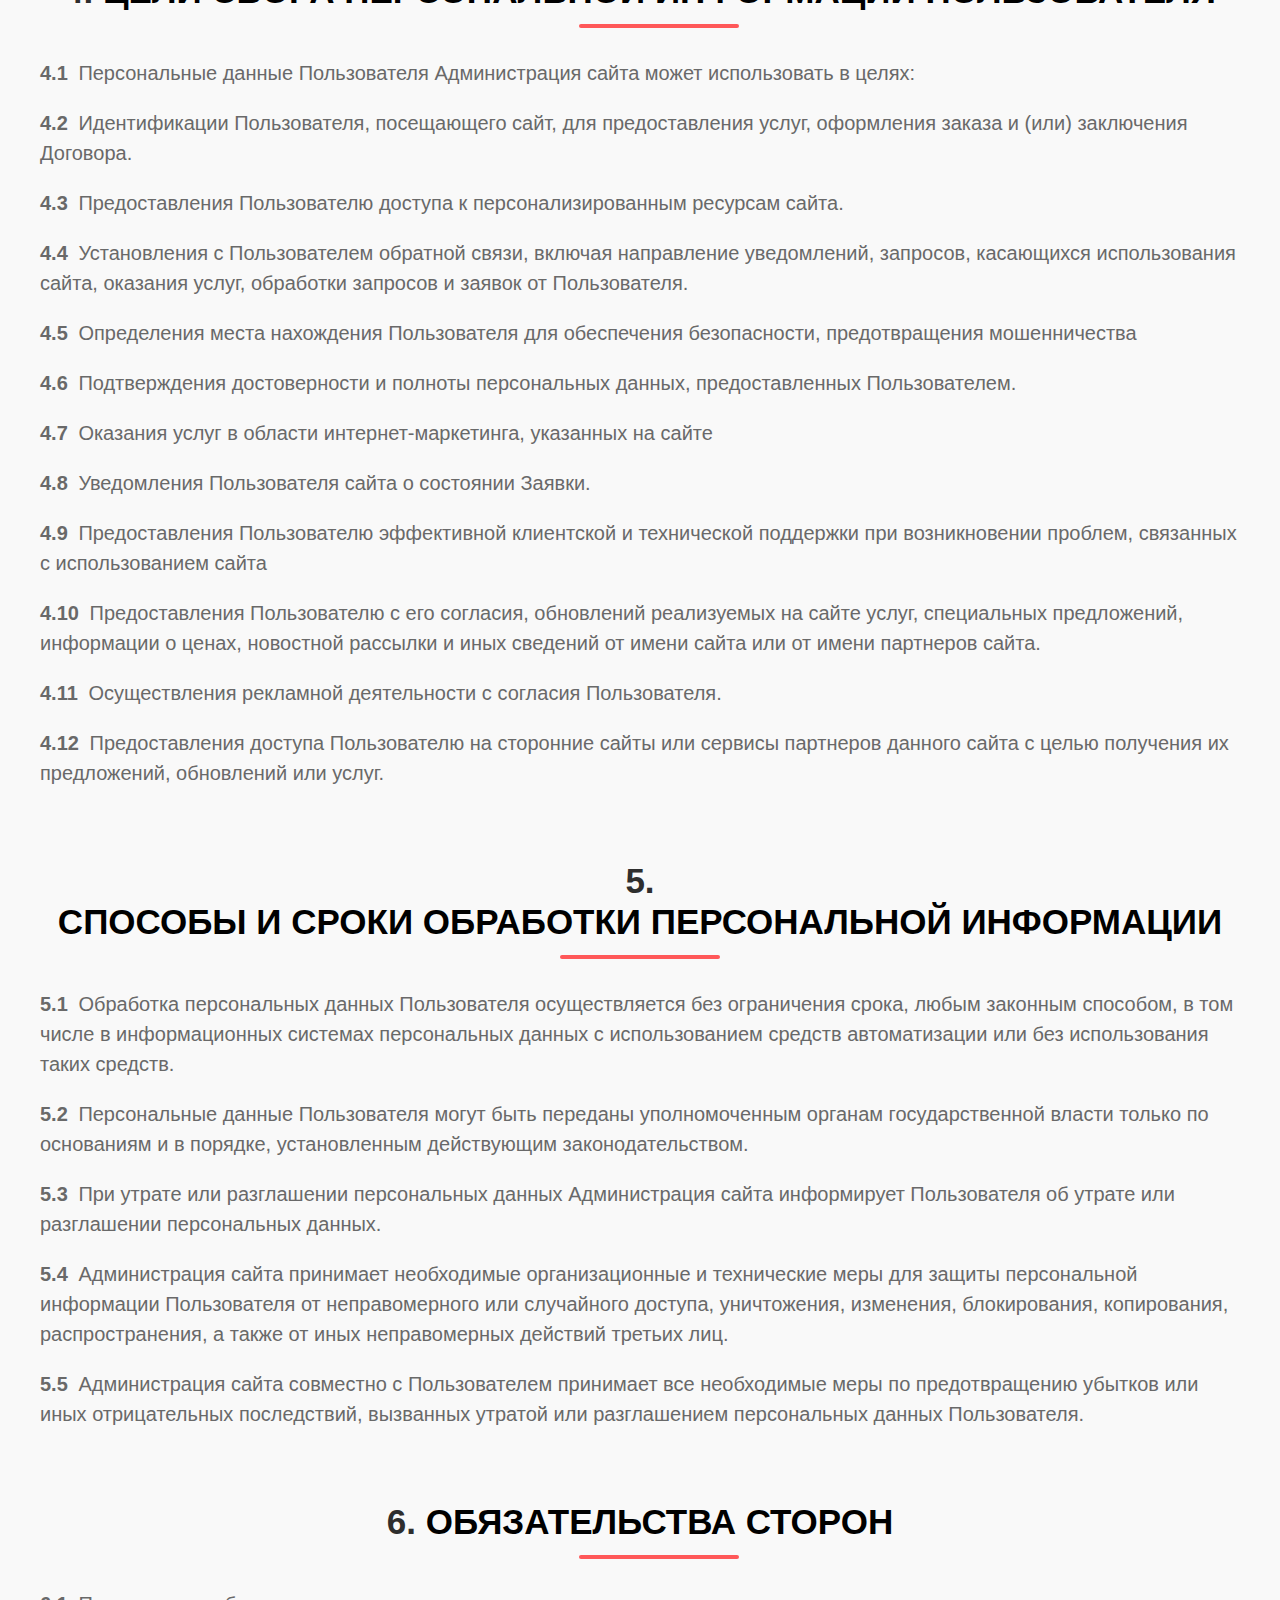
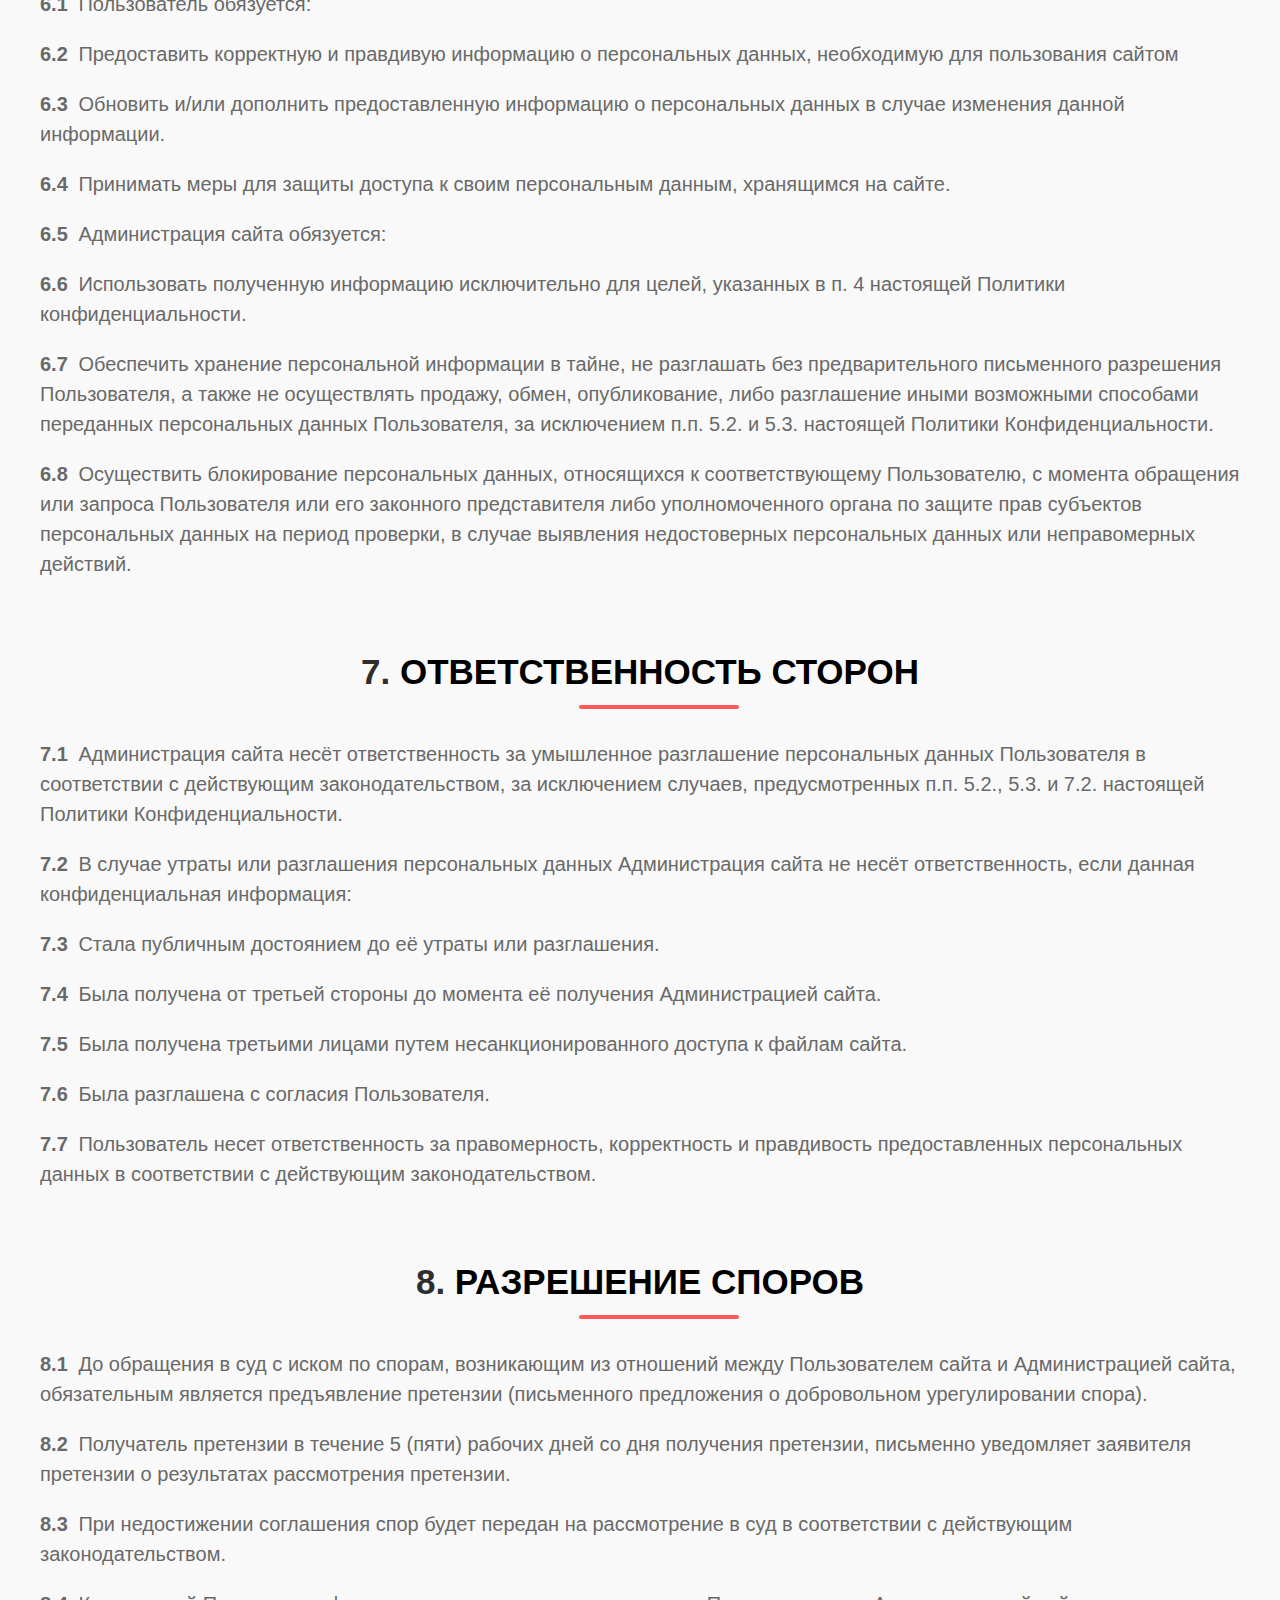
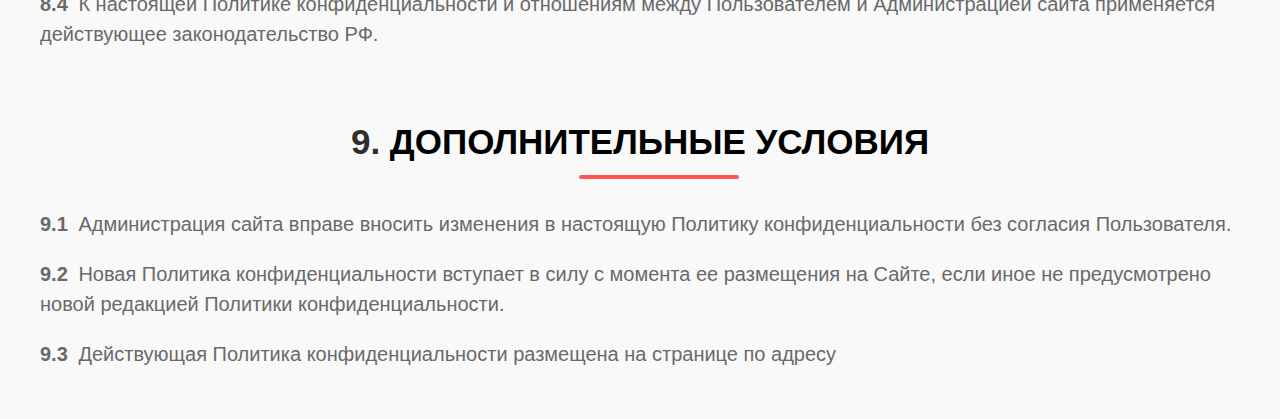
<file: policy.html>
<!DOCTYPE html>
<html lang="ru">

<head>
    <meta charset="UTF-8">
    <meta http-equiv="X-UA-Compatible" content="IE=edge">
    <meta name="viewport" content="width=device-width, initial-scale=1.0">
    <link rel="stylesheet" href="css/normalize.css">
    <link rel="stylesheet" href="css/style.css">
    <title>Политика конфиденциальности</title>
</head>

<body>
    <div class="privacy">
        <div class="container">

            <nav class="privacy-nav">
                <ul class="privacy-nav__list">
                    <li class="privacy-nav__item">
                        <a class="privacy-nav__link" href="index.html"
                            aria-label="Вернутся на главную страницу">Главная</a>
                    </li>
                    <li class="privacy-nav__item">
                        <a class="disabled">Политика конфиденциальности</a>
                    </li>
                </ul>
            </nav>

            <div class="privacy__container">
                <h1 class="privacy__heading">ПОЛИТИКА КОНФИДЕНЦИАЛЬНОСТИ</h1>
                <p class="privacy__text">
                    Настоящая Политика конфиденциальности персональных данных (далее – Политика конфиденциальности)
                    действует в отношении всей информации, которую сайт, на котором размещен текст этой Политики
                    конфиденциальности, может получить о Пользователе, а также любых программ и продуктов, размещенных
                    на указанном сайте. Настоящая политика конфиденциальности составлена в соответствии с требованиями
                    Федерального закона от 27.07.2006 года №152-ФЗ «О персональных данных» и определяет порядок
                    получения и обработки персональных данных, а также меры по обеспечению безопасности персональных
                    данных Пользователей
                </p>
            </div>

            <ol class="privacy__list-wrapper">

                <li class="privacy__items-wrapper">
                    <h2 class="privacy__heading">
                        ОПРЕДЕЛЕНИЕ ТЕРМИНОВ
                    </h2>
                    <ol class="privacy__list">
                        <li class="privacy__item">
                            В настоящей Политике конфиденциальности используются следующие термины:
                        </li>
                        <li class="privacy__item">
                            «Администрация сайта» – уполномоченные сотрудники на управления сайтом, действующие от его
                            имени, которые организуют и (или) осуществляют обработку персональных данных, а также
                            определяют цели обработки персональных данных, состав персональных данных, подлежащих
                            обработке, действия (операции), совершаемые с персональными данными.
                        </li>
                        <li class="privacy__item">
                            «Персональные данные» - любая информация, относящаяся к прямо или косвенно определенному или
                            определяемому физическому лицу (субъекту персональных данных).
                        </li>
                        <li class="privacy__item">
                            «Обработка персональных данных» - любое действие (операция) или совокупность действий
                            (операций), совершаемых с использованием средств автоматизации или без использования таких
                            средств с персональными данными, включая сбор, запись, систематизацию, накопление, хранение,
                            уточнение (обновление, изменение), извлечение, использование, передачу (распространение,
                            предоставление, доступ), обезличивание, блокирование, удаление, уничтожение персональных
                            данных.
                        </li>
                        <li class="privacy__item">
                            «Конфиденциальность персональных данных» - обязательное для соблюдения Администрацией сайта
                            требование не допускать их умышленного распространения без согласия субъекта персональных
                            данных или наличия иного законного основания.
                        </li>
                        <li class="privacy__item">
                            «Пользователь сайта (далее Пользователь)» – лицо, имеющее доступ к сайту, посредством сети
                            Интернет и использующее данный сайт для своих целей.
                        </li>
                        <li class="privacy__item">
                            «Cookies» — небольшой фрагмент данных, отправленный веб-сервером и хранимый на компьютере
                            пользователя, который веб-клиент или веб-браузер каждый раз пересылает веб-серверу в
                            HTTP-запросе при попытке открыть страницу соответствующего сайта.
                        </li>
                        <li class="privacy__item">
                            «IP-адрес» — уникальный сетевой адрес узла в компьютерной сети, построенной по протоколу IP.
                        </li>
                    </ol>
                </li>

                <li class="privacy__items-wrapper">
                    <h2 class="privacy__heading">
                        ОБЩИЕ ПОЛОЖЕНИЯ
                    </h2>
                    <ol class="privacy__list">
                        <li class="privacy__item">
                            Использование Пользователем сайта означает согласие с настоящей Политикой конфиденциальности
                            и условиями обработки персональных данных Пользователя. Пользователь даёт своё согласие на
                            обработку его персональных данных, действуя свободно, своей волей и в своём интересе.
                            Согласие Пользователя на обработку его персональных данных является конкретным,
                            информированным и сознательным.
                        </li>
                        <li class="privacy__item">
                            В случае несогласия с условиями Политики конфиденциальности Пользователь должен прекратить
                            использование сайта.
                        </li>
                        <li class="privacy__item">
                            Настоящая Политика конфиденциальности применяется только к данному сайту. Администрация
                            сайта не контролирует и не несет ответственность за сайты третьих лиц, на которые
                            Пользователь может перейти по ссылкам, доступным на данном сайте.
                        </li>
                        <li class="privacy__item">
                            Администрация сайта не проверяет достоверность персональных данных, предоставляемых
                            Пользователем сайта.
                        </li>
                        <li class="privacy__item">
                            Владельцем сайта является Общество с ограниченной ответственностью «КМ медиа» (ОГРН
                            1157746400008, ИНН 7726338307, юридический адрес: 111250, г. Москва, ул. Лефортовский вал,
                            дом 24, подвал, пом. IV, ком. 1, оф. 91).
                        </li>
                    </ol>
                </li>

                <li class="privacy__items-wrapper">
                    <h2 class="privacy__heading">
                        ПРЕДМЕТ ПОЛИТИКИ КОНФИДЕНЦИАЛЬНОСТИ
                    </h2>
                    <ol class="privacy__list">
                        <li class="privacy__item">
                            Настоящая Политика конфиденциальности устанавливает обязательства Администрации сайта по
                            умышленному неразглашению персональных данных, которые Пользователь предоставляет по
                            разнообразным запросам Администрации сайта (например, при регистрации на сайте, оформлении
                            заказа на приобретение услуг, предоставляемых на сайте, подписки на новостные уведомления и
                            т.п.).
                        </li>
                        <li class="privacy__item">
                            Персональные данные, разрешённые к обработке в рамках настоящей Политики конфиденциальности,
                            предоставляются Пользователем путём заполнения специальных форм на Сайте и обычно включают в
                            себя следующую информацию:
                        </li>
                        <li class="privacy__item">
                            фамилию, имя, отчество Пользователя;
                        </li>
                        <li class="privacy__item">
                            контактный телефон Пользователя;
                        </li>
                        <li class="privacy__item">
                            адрес электронной почты (e-mail).
                        </li>
                        <li class="privacy__item">
                            Администрация сайта также принимает усилия по защите Персональных данных, которые
                            автоматически передаются в процессе посещения страниц сайта:
                            <ul class="privacy__item-list">
                                <li class="privacy__item-item">
                                    IP адрес;
                                </li>
                                <li class="privacy__item-item">
                                    информация из cookies;
                                </li>
                                <li class="privacy__item-item">
                                    информация о браузере (или иной программе, которая осуществляет доступ к сайту);
                                </li>
                                <li class="privacy__item-item">
                                    время доступа;
                                </li>
                                <li class="privacy__item-item">
                                    посещенные адреса страниц;
                                </li>
                                <li class="privacy__item-item">
                                    реферер (адрес предыдущей страницы) и т.п.
                                </li>
                            </ul>
                        </li>
                        <li class="privacy__item">
                            Отключение cookies может повлечь невозможность доступа к частям сайта и/или некорректную
                            работу страниц сайта.
                        </li>
                        <li class="privacy__item">
                            Сайт осуществляет сбор статистики об IP-адресах своих посетителей. Данная информация
                            используется с целью выявления и решения технических проблем, для контроля корректности
                            проводимых операций на сайте.
                        </li>
                        <li class="privacy__item">
                            Любая иная персональная информация неоговоренная выше (история заказов, используемые
                            браузеры и операционные системы и т.д.) не подлежит умышленному разглашению, за исключением
                            случаев, предусмотренных в п.п. 5.2. и 5.3. настоящей Политики конфиденциальности.
                        </li>
                        <li class="privacy__item">
                            Согласие Пользователя на обработку его персональных данных действует бессрочно с момента
                            предоставления данных и может быть отозвано путём подачи письменного заявления Администрации
                            сайта с указанием данных, определённых ст. 14 ФЗ «О персональных данных».
                        </li>
                        <li class="privacy__item">
                            Соответствующее письменное заявление об отзыве согласия на обработку персональных данных
                            направляется Пользователем на адрес электронной почты (e-mail)
                        </li>
                    </ol>
                </li>

                <li class="privacy__items-wrapper">
                    <h2 class="privacy__heading">
                        ЦЕЛИ СБОРА ПЕРСОНАЛЬНОЙ ИНФОРМАЦИИ ПОЛЬЗОВАТЕЛЯ
                    </h2>
                    <ol class="privacy__list">
                        <li class="privacy__item">
                            Персональные данные Пользователя Администрация сайта может использовать в целях:
                        </li>
                        <li class="privacy__item">
                            Идентификации Пользователя, посещающего сайт, для предоставления услуг, оформления заказа и
                            (или) заключения Договора.
                        </li>
                        <li class="privacy__item">
                            Предоставления Пользователю доступа к персонализированным ресурсам сайта.
                        </li>
                        <li class="privacy__item">
                            Установления с Пользователем обратной связи, включая направление уведомлений, запросов,
                            касающихся использования сайта, оказания услуг, обработки запросов и заявок от Пользователя.
                        </li>
                        <li class="privacy__item">
                            Определения места нахождения Пользователя для обеспечения безопасности, предотвращения
                            мошенничества
                        </li>
                        <li class="privacy__item">
                            Подтверждения достоверности и полноты персональных данных, предоставленных Пользователем.
                        </li>
                        <li class="privacy__item">
                            Оказания услуг в области интернет-маркетинга, указанных на сайте
                        </li>
                        <li class="privacy__item">
                            Уведомления Пользователя сайта о состоянии Заявки.
                        </li>
                        <li class="privacy__item">
                            Предоставления Пользователю эффективной клиентской и технической поддержки при возникновении
                            проблем, связанных с использованием сайта
                        </li>
                        <li class="privacy__item">
                            Предоставления Пользователю с его согласия, обновлений реализуемых на сайте услуг,
                            специальных предложений, информации о ценах, новостной рассылки и иных сведений от имени
                            сайта или от имени партнеров сайта.
                        </li>
                        <li class="privacy__item">
                            Осуществления рекламной деятельности с согласия Пользователя.
                        </li>
                        <li class="privacy__item">
                            Предоставления доступа Пользователю на сторонние сайты или сервисы партнеров данного сайта с
                            целью получения их предложений, обновлений или услуг.
                        </li>
                    </ol>
                </li>

                <li class="privacy__items-wrapper">
                    <h2 class="privacy__heading">
                        СПОСОБЫ И СРОКИ ОБРАБОТКИ ПЕРСОНАЛЬНОЙ ИНФОРМАЦИИ
                    </h2>
                    <ol class="privacy__list">
                        <li class="privacy__item">
                            Обработка персональных данных Пользователя осуществляется без ограничения срока, любым
                            законным способом, в том числе в информационных системах персональных данных с
                            использованием средств автоматизации или без использования таких средств.
                        </li>
                        <li class="privacy__item">
                            Персональные данные Пользователя могут быть переданы уполномоченным органам государственной
                            власти только по основаниям и в порядке, установленным действующим законодательством.
                        </li>
                        <li class="privacy__item">
                            При утрате или разглашении персональных данных Администрация сайта информирует Пользователя
                            об утрате или разглашении персональных данных.
                        </li>
                        <li class="privacy__item">
                            Администрация сайта принимает необходимые организационные и технические меры для защиты
                            персональной информации Пользователя от неправомерного или случайного доступа, уничтожения,
                            изменения, блокирования, копирования, распространения, а также от иных неправомерных
                            действий третьих лиц.
                        </li>
                        <li class="privacy__item">
                            Администрация сайта совместно с Пользователем принимает все необходимые меры по
                            предотвращению убытков или иных отрицательных последствий, вызванных утратой или
                            разглашением персональных данных Пользователя.
                        </li>
                    </ol>
                </li>

                <li class="privacy__items-wrapper">
                    <h2 class="privacy__heading">
                        ОБЯЗАТЕЛЬСТВА СТОРОН
                    </h2>
                    <ol class="privacy__list">
                        <li class="privacy__item">
                            Пользователь обязуется:
                        </li>
                        <li class="privacy__item">
                            Предоставить корректную и правдивую информацию о персональных данных, необходимую для
                            пользования сайтом
                        </li>
                        <li class="privacy__item">
                            Обновить и/или дополнить предоставленную информацию о персональных данных в случае изменения
                            данной информации.
                        </li>
                        <li class="privacy__item">
                            Принимать меры для защиты доступа к своим персональным данным, хранящимся на сайте.
                        </li>
                        <li class="privacy__item">
                            Администрация сайта обязуется:
                        </li>
                        <li class="privacy__item">
                            Использовать полученную информацию исключительно для целей, указанных в п. 4 настоящей
                            Политики конфиденциальности.
                        </li>
                        <li class="privacy__item">
                            Обеспечить хранение персональной информации в тайне, не разглашать без предварительного
                            письменного разрешения Пользователя, а также не осуществлять продажу, обмен, опубликование,
                            либо разглашение иными возможными способами переданных персональных данных Пользователя, за
                            исключением п.п. 5.2. и 5.3. настоящей Политики Конфиденциальности.
                        </li>
                        <li class="privacy__item">
                            Осуществить блокирование персональных данных, относящихся к соответствующему Пользователю, с
                            момента обращения или запроса Пользователя или его законного представителя либо
                            уполномоченного органа по защите прав субъектов персональных данных на период проверки, в
                            случае выявления недостоверных персональных данных или неправомерных действий.
                        </li>
                    </ol>
                </li>

                <li class="privacy__items-wrapper">
                    <h2 class="privacy__heading">
                        ОТВЕТСТВЕННОСТЬ СТОРОН
                    </h2>
                    <ol class="privacy__list">
                        <li class="privacy__item">
                            Администрация сайта несёт ответственность за умышленное разглашение персональных данных
                            Пользователя в соответствии с действующим законодательством, за исключением случаев,
                            предусмотренных п.п. 5.2., 5.3. и 7.2. настоящей Политики Конфиденциальности.
                        </li>
                        <li class="privacy__item">
                            В случае утраты или разглашения персональных данных Администрация сайта не несёт
                            ответственность, если данная конфиденциальная информация:
                        </li>
                        <li class="privacy__item">
                            Стала публичным достоянием до её утраты или разглашения.
                        </li>
                        <li class="privacy__item">
                            Была получена от третьей стороны до момента её получения Администрацией сайта.
                        </li>
                        <li class="privacy__item">
                            Была получена третьими лицами путем несанкционированного доступа к файлам сайта.
                        </li>
                        <li class="privacy__item">
                            Была разглашена с согласия Пользователя.
                        </li>
                        <li class="privacy__item">
                            Пользователь несет ответственность за правомерность, корректность и правдивость
                            предоставленных персональных данных в соответствии с действующим законодательством.
                        </li>
                    </ol>
                </li>

                <li class="privacy__items-wrapper">
                    <h2 class="privacy__heading">
                        РАЗРЕШЕНИЕ СПОРОВ
                    </h2>
                    <ol class="privacy__list">
                        <li class="privacy__item">
                            До обращения в суд с иском по спорам, возникающим из отношений между Пользователем сайта и
                            Администрацией сайта, обязательным является предъявление претензии (письменного предложения
                            о добровольном урегулировании спора).
                        </li>
                        <li class="privacy__item">
                            Получатель претензии в течение 5 (пяти) рабочих дней со дня получения претензии, письменно
                            уведомляет заявителя претензии о результатах рассмотрения претензии.
                        </li>
                        <li class="privacy__item">
                            При недостижении соглашения спор будет передан на рассмотрение в суд в соответствии с
                            действующим законодательством.
                        </li>
                        <li class="privacy__item">
                            К настоящей Политике конфиденциальности и отношениям между Пользователем и Администрацией
                            сайта применяется действующее законодательство РФ.
                        </li>
                    </ol>
                </li>

                <li class="privacy__items-wrapper">
                    <h2 class="privacy__heading">
                        ДОПОЛНИТЕЛЬНЫЕ УСЛОВИЯ
                    </h2>
                    <ol class="privacy__list">
                        <li class="privacy__item">
                            Администрация сайта вправе вносить изменения в настоящую Политику конфиденциальности без
                            согласия Пользователя.
                        </li>
                        <li class="privacy__item">
                            Новая Политика конфиденциальности вступает в силу с момента ее размещения на Сайте, если
                            иное не предусмотрено новой редакцией Политики конфиденциальности.
                        </li>
                        <li class="privacy__item">
                            Действующая Политика конфиденциальности размещена на странице по адресу
                        </li>
                    </ol>
                </li>



            </ol>



        </div>
    </div>
</body>

</html>
</file>
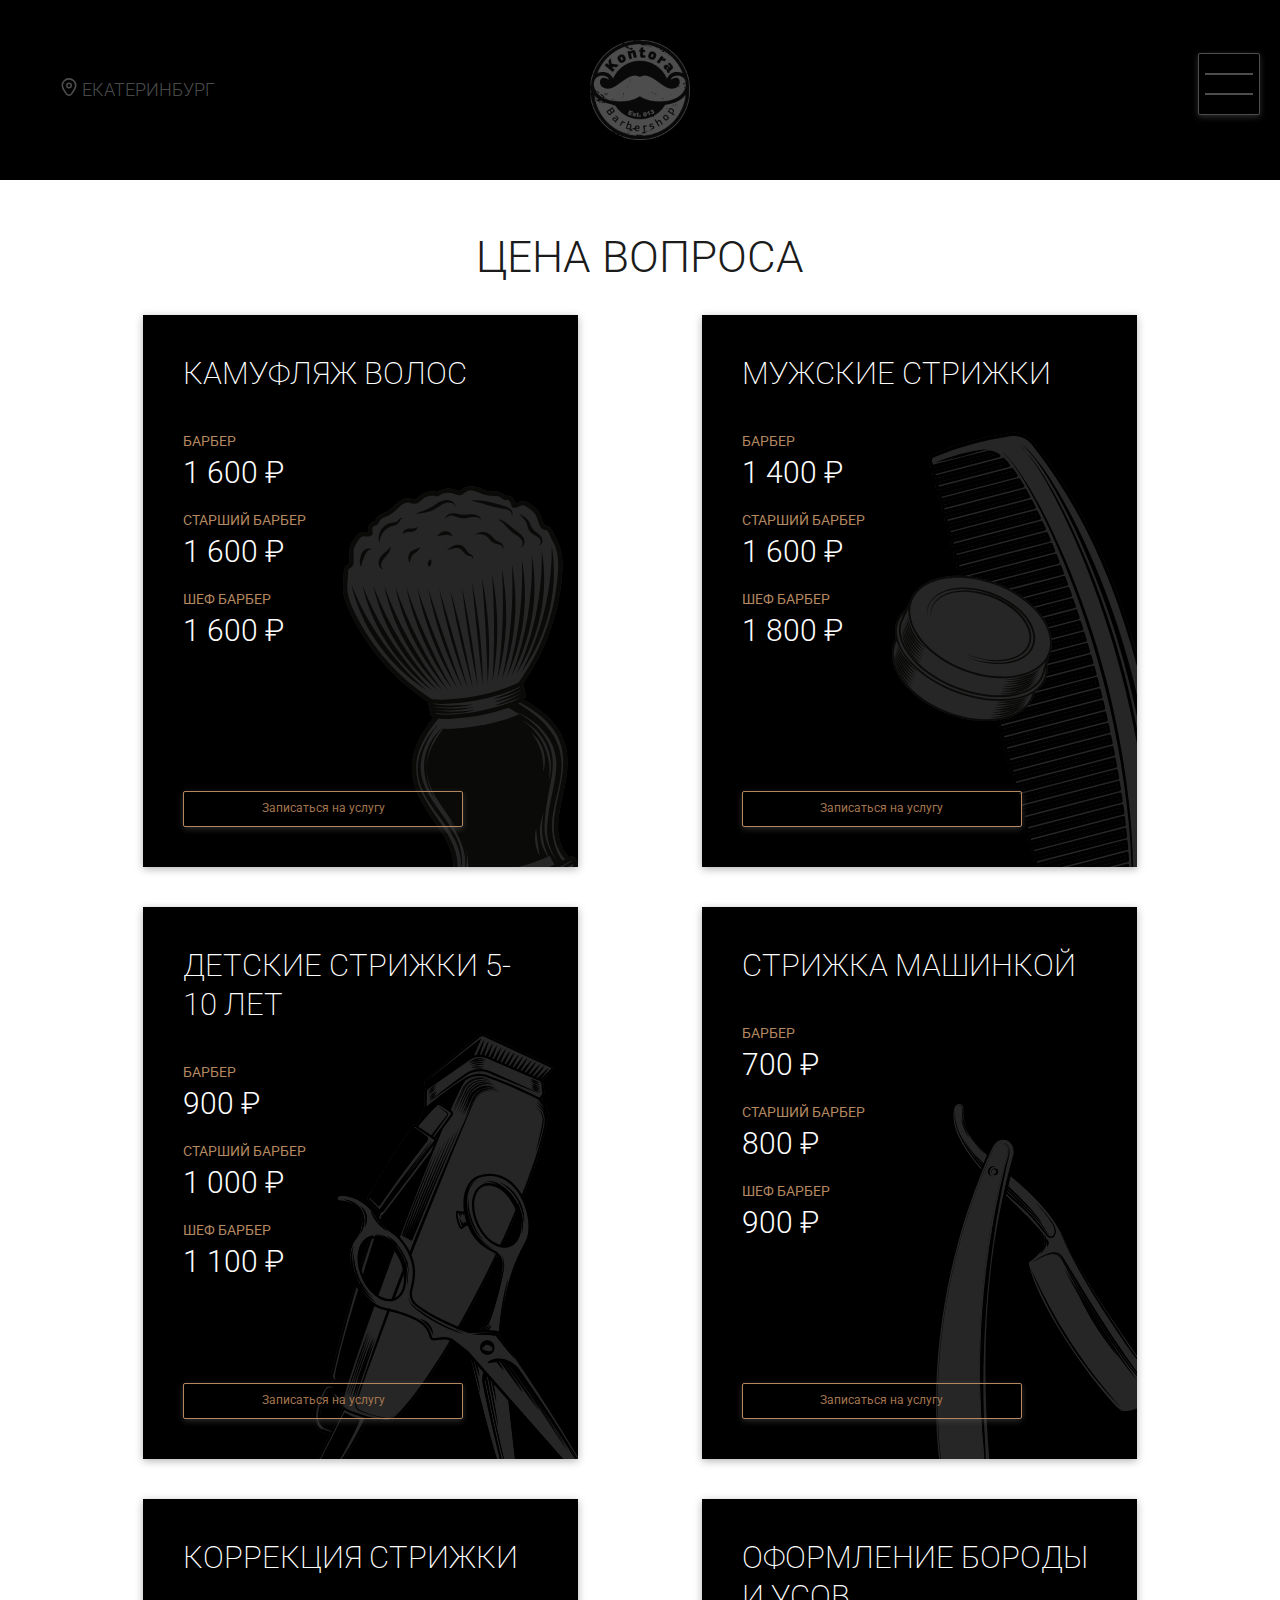
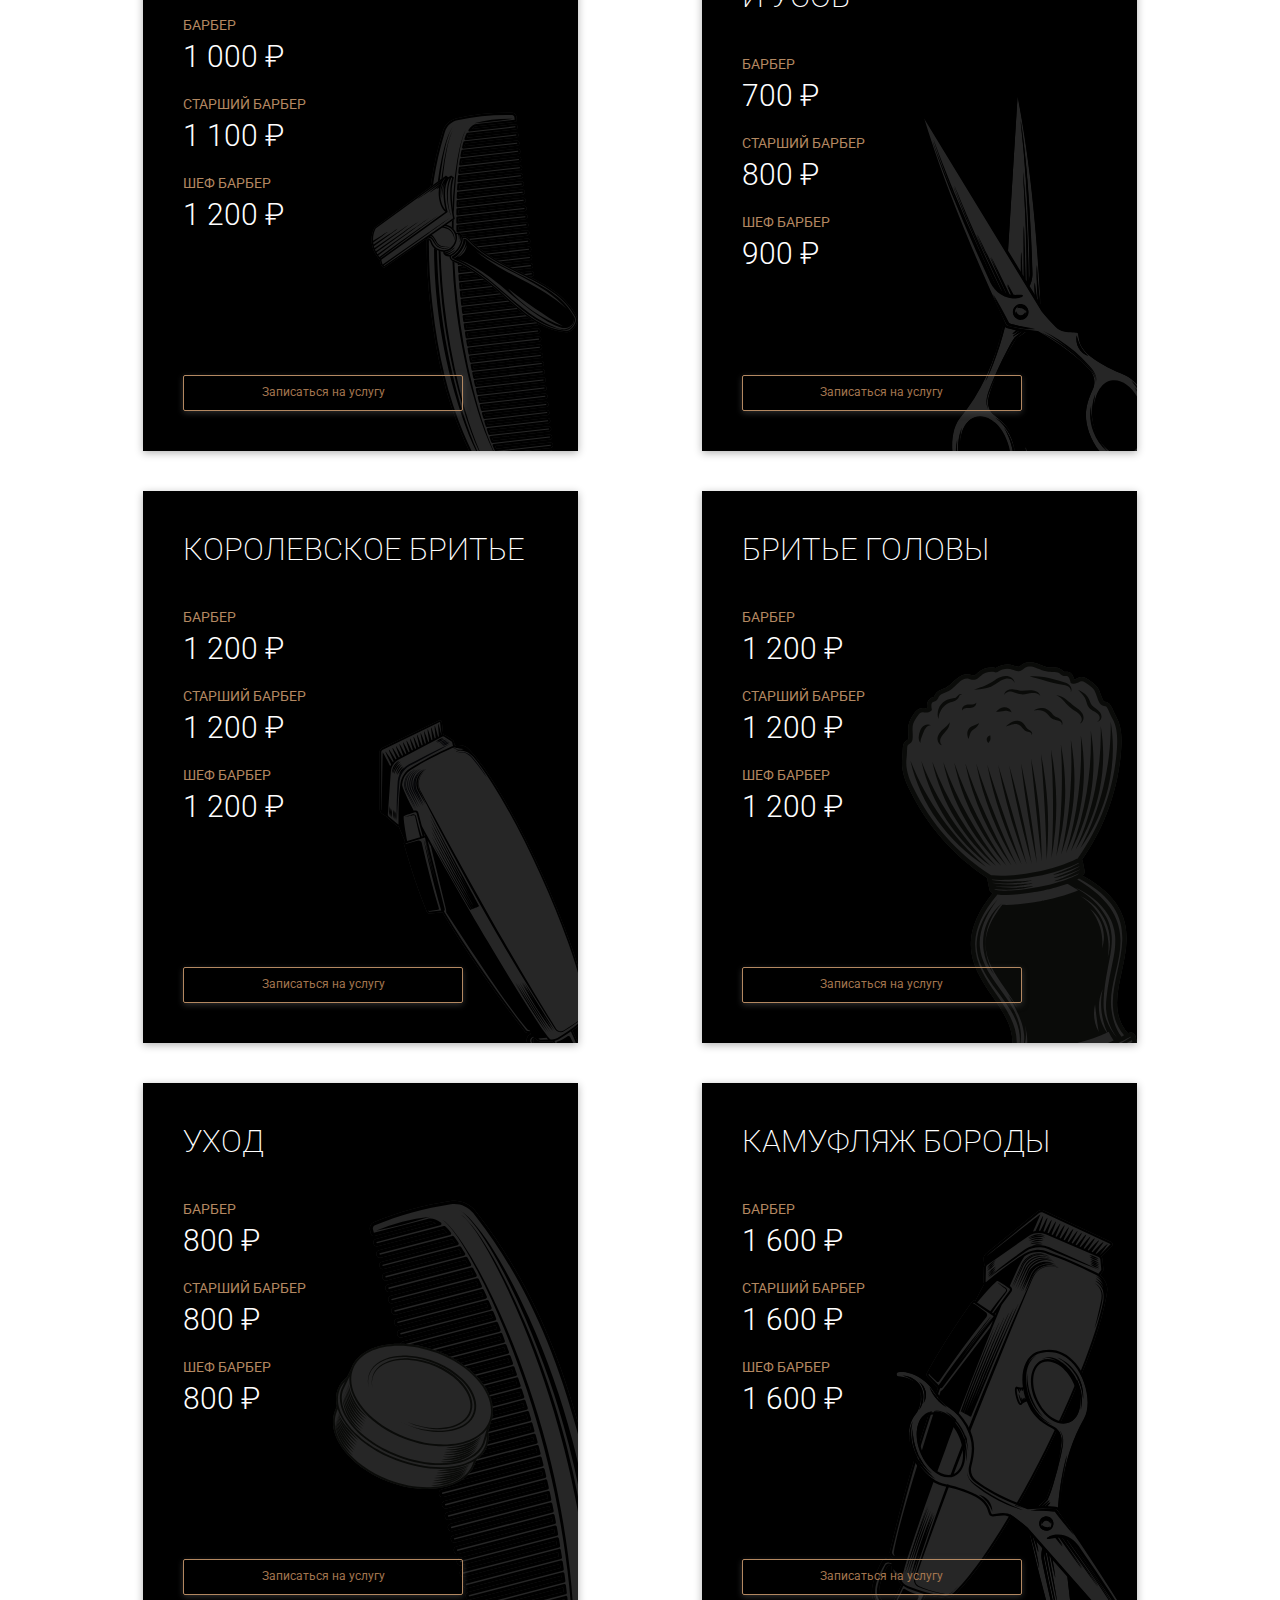
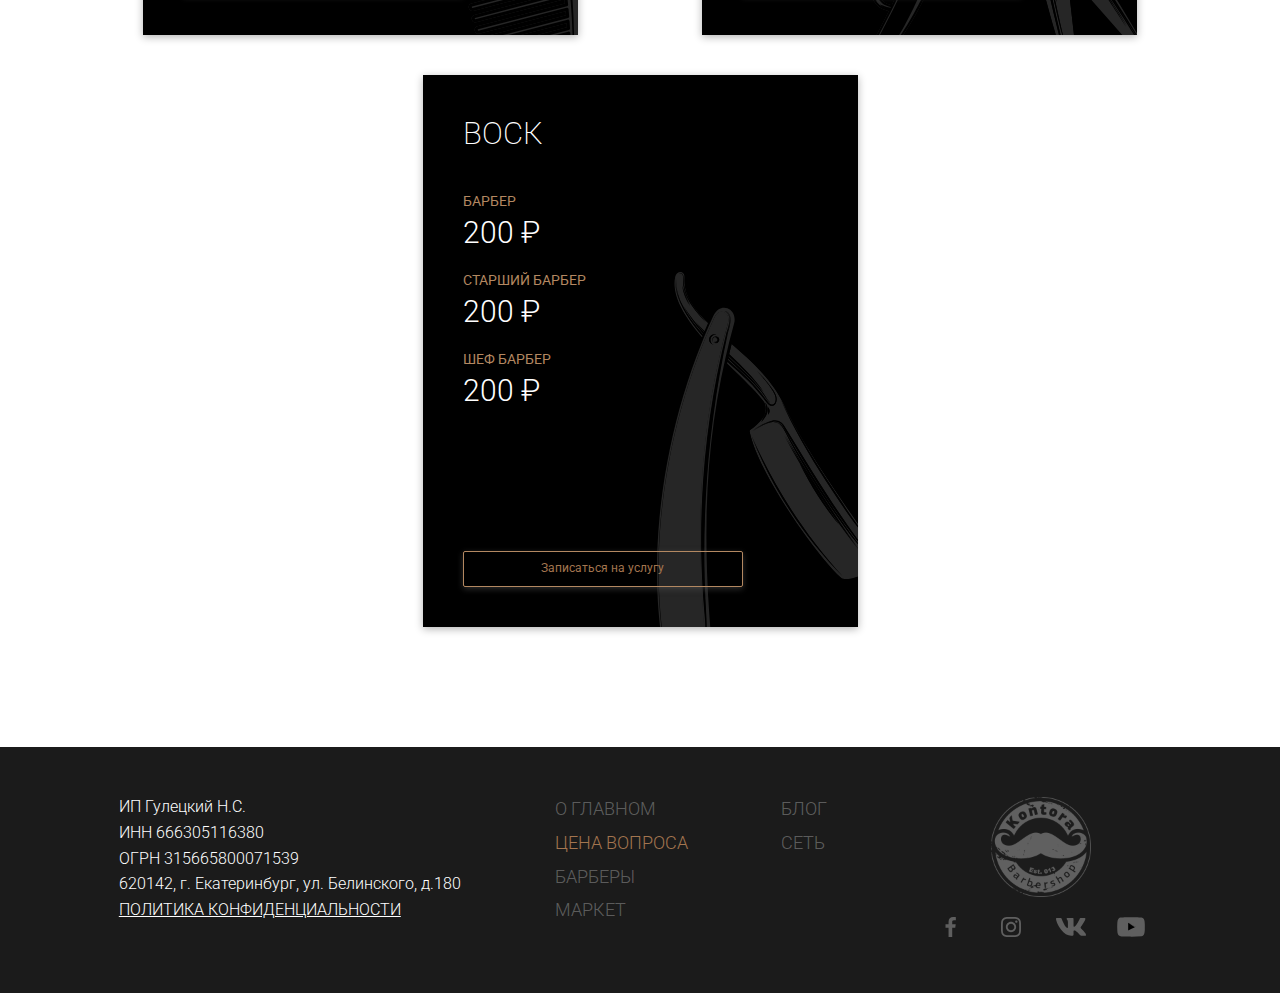
<file: price.html>
<!DOCTYPE html>
<html lang="ru">

<head>
    <meta charset="UTF-8">
    <meta http-equiv="X-UA-Compatible" content="IE=edge">
    <meta name="viewport" content="width=device-width, initial-scale=1.0">
    <link rel="stylesheet" href="css/normalize.css">
    <link rel="preconnect" href="https://fonts.googleapis.com">
    <link href="https://fonts.googleapis.com/css?family=Roboto:100,300,regular&display=swap&subset=cyrillic-ext"
        rel="stylesheet">
    <link rel="stylesheet" href="css/style.css">
    <title>Цена вопроса</title>
</head>

<body>

    <div class="wrapper">


        <header class="header header-popup">

            <h1 class="visually-hidden">Прайс компании Барберконтора</h1>

            <div class="header__body">

                <div class="header__maps menu">
                    <a class="menu__link menu__link-maps">
                        <span>
                            <svg xmlns="http://www.w3.org/2000/svg" id="Outline" viewBox="0 0 24 24" width="18"
                                height="18" fill="rgba(255, 255, 255, 0.3)">
                                <path class="svg-patch"
                                    d="M12,6a4,4,0,1,0,4,4A4,4,0,0,0,12,6Zm0,6a2,2,0,1,1,2-2A2,2,0,0,1,12,12Z" />
                                <path class="svg-patch"
                                    d="M12,24a5.271,5.271,0,0,1-4.311-2.2c-3.811-5.257-5.744-9.209-5.744-11.747a10.055,10.055,0,0,1,20.11,0c0,2.538-1.933,6.49-5.744,11.747A5.271,5.271,0,0,1,12,24ZM12,2.181a7.883,7.883,0,0,0-7.874,7.874c0,2.01,1.893,5.727,5.329,10.466a3.145,3.145,0,0,0,5.09,0c3.436-4.739,5.329-8.456,5.329-10.466A7.883,7.883,0,0,0,12,2.181Z" />
                            </svg>
                        </span>
                        <span>Екатеринбург</span>
                    </a>
                </div>

                <div class="header__navigation logo">
                    <nav class="header__menu menu">
                        <ul class="menu__list">

                            <li class="menu__item">
                                <a href="mainthing.html" class="menu__link">
                                    О главном
                                </a>
                            </li>

                            <li class="menu__item">
                                <a href="network.html" class="menu__link">
                                    Сеть
                                </a>
                            </li>

                            <li class="menu__item">
                                <a class="menu__link disabled">
                                    Цена
                                </a>
                            </li>

                        </ul>
                    </nav>

                    <a href="index.html" class="logo__link" aria-label="Вернутся на главную страницу">
                        <img src="images/svg/logo.svg" alt="Логотип компании barberkontora">
                    </a>

                    <nav class="header__menu menu">
                        <ul class="menu__list">

                            <li class="menu__item">
                                <a href="barbers.html" class="menu__link">
                                    Барберы
                                </a>
                            </li>

                            <li class="menu__item">
                                <a href="market.html" class="menu__link">
                                    Маркет
                                </a>
                            </li>

                            <li class="menu__item">
                                <a href="blog.html" class="menu__link">
                                    Блог
                                </a>
                            </li>

                        </ul>
                    </nav>
                </div>

                <button aria-label="Меню открыть закрыть" type="button" class="burger btn">
                    <span></span>
                </button>

                <div class="header__content popup-menu menu">

                    <div class="popup-menu__container">

                        <div data-content id="main-thing" class="popup-img"
                            style="background-image: linear-gradient(rgba(0, 0, 0, 0.7), rgba(0, 0, 0, 0.7)), url(images/popup-munu/item_1.jpg);">
                        </div>

                        <div data-content id="network" class="popup-img"
                            style="background-image: linear-gradient(rgba(0, 0, 0, 0.7), rgba(0, 0, 0, 0.7)), url(images/popup-munu/item_2.jpg);">
                        </div>

                        <div data-content id="price" class="popup-img popup-img--active"
                            style="background-image: linear-gradient(rgba(0, 0, 0, 0.7), rgba(0, 0, 0, 0.7)), url(images/popup-munu/item_3.jpg);">
                        </div>

                        <div data-content id="barbers" class="popup-img"
                            style="background-image: linear-gradient(rgba(0, 0, 0, 0.7), rgba(0, 0, 0, 0.7)), url(images/popup-munu/item_4.jpg);">
                        </div>

                        <div data-content id="market" class="popup-img"
                            style="background-image: linear-gradient(rgba(0, 0, 0, 0.7), rgba(0, 0, 0, 0.7)), url(images/popup-munu/item_5.jpg);">
                        </div>

                        <div data-content id="blog" class="popup-img"
                            style="background-image: linear-gradient(rgba(0, 0, 0, 0.7), rgba(0, 0, 0, 0.7)), url(images/popup-munu/item_6.jpg);">
                        </div>

                        <div data-content id="franchise" class="popup-img"
                            style="background-image: linear-gradient(rgba(0, 0, 0, 0.7), rgba(0, 0, 0, 0.7)), url(images/popup-munu/item_7.jpg);">
                        </div>

                    </div>


                    <ul class="menu__list" aria-label="Меню">

                        <li class="menu__item">
                            <div data-href="main-thing" class="menu__link">
                                <a href="mainthing.html" class="menu__link">О главном</a>
                            </div>
                        </li>


                        <li class="menu__item">
                            <div data-href="network" class="menu__link">
                                <a href="network.html" class="menu__link">Сеть</a>
                            </div>
                        </li>

                        <li class="menu__item">
                            <div data-href="price" class="menu__link menu__link--active">
                                <a class="menu__link disabled">Цена вопроса</a>
                            </div>
                        </li>

                        <li class="menu__item">
                            <div data-href="barbers" class="menu__link">
                                <a href="barbers.html" class="menu__link">Барберы</a>
                            </div>
                        </li>

                        <li class="menu__item">
                            <div data-href="market" class="menu__link">
                                <a href="market.html" class="menu__link">Маркет</a>
                            </div>
                        </li>

                        <li class="menu__item">
                            <div data-href="blog" class="menu__link">
                                <a href="blog.html" class="menu__link">Блог</a>
                            </div>
                        </li>
                    </ul>

                    <div class="btn">
                        <span class="btn__span"></span>
                        <a href="barbers.html" class="btn__link">Записаться на стрижку</a>
                    </div>

                </div>

                <div class="decorection"></div>

            </div>
        </header>

        <main class="main">
            <div class="container">
                <div class="price">
                    <h2 class="price__title">
                        ЦЕНА ВОПРОСА
                    </h2>
                    <div class="price__body">
                        <div class="price__column">
                            <div class="price__item price__item-1"
                                style="background-image: url(images/price/price__item_1.svg);">
                                <h3 class="price__heading">
                                    КАМУФЛЯЖ ВОЛОС
                                </h3>
                                <ul class="price__list">
                                    <li class="price__list-item">
                                        <span class="price__barber">
                                            БАРБЕР
                                        </span>
                                        <span class="price__price">
                                            1 600 ₽
                                        </span>
                                    </li>
                                    <li class="price__list-item">
                                        <span class="price__barber">
                                            СТАРШИЙ БАРБЕР
                                        </span>
                                        <span class="price__price">
                                            1 600 ₽
                                        </span>
                                    </li>
                                    <li class="price__list-item">
                                        <span class="price__barber">
                                            ШЕФ БАРБЕР
                                        </span>
                                        <span class="price__price">
                                            1 600 ₽
                                        </span>
                                    </li>
                                </ul>
                                <div class="btn">
                                    <span class="btn__span"></span>
                                    <button data-href="entry1" class="btn__link popup-link">Записаться на
                                        услугу</button>
                                </div>
                                <!-- modal-start -->
                                <div id="entry1" class="popup entry" role="alert">
                                    <div class="popup__body">
                                        <div class="popup__content popup__content__entry">
                                            <button type="button" class="popup__close close-popup"
                                                aria-label="закрыть модальное окно"></button>

                                            <form class="entry__form" action="#" method="post">

                                                <h2 class="entry__title">Запись</h2>

                                                <fieldset class="entry__fieldset">

                                                    <label class="entry__label">
                                                        <b>Ваше имя</b>
                                                        <input type="text" name="Имя клиента">
                                                    </label>

                                                    <label class="entry__label">
                                                        <b>Ваш телефон</b>
                                                        <input type="tel" name="Номер телефона клиента">
                                                    </label>

                                                    <label class="entry__label">
                                                        <b class="entry__person-title">Выбрать адрес</b>
                                                        <select class="entry__network" name="entry-network[]">
                                                            <option value="УЛ. МАМИНА-СИБИРЯКА, 102">
                                                                УЛ. МАМИНА-СИБИРЯКА, 102
                                                            </option>
                                                            <option value="УЛ. МАРШАЛА ЖУКОВА, 11">
                                                                УЛ. МАРШАЛА ЖУКОВА, 11
                                                            </option>
                                                            <option value="УЛ. МАЛЫШЕВА, 71 | BOLSHOY">
                                                                УЛ. МАЛЫШЕВА, 71 | BOLSHOY
                                                            </option>
                                                            <option value="УЛ. 8 МАРТА, 169">
                                                                УЛ. 8 МАРТА, 169
                                                            </option>
                                                            <option value="УЛ. ТКАЧЕЙ, 17">
                                                                УЛ. ТКАЧЕЙ, 17
                                                            </option>
                                                        </select>
                                                    </label>

                                                    <p class="entry__text">Мы свяжемся с вами для уточнения времени,
                                                        даты и мастера.</p>

                                                    <button class="entry__btn button">Записаться</button>

                                                </fieldset>

                                            </form>

                                        </div>
                                    </div>
                                </div>
                                <!-- modal-end -->
                            </div>
                        </div>
                        <div class="price__column">
                            <div class="price__item" style="background-image: url(images/price/price__item_2.svg);">
                                <h3 class="price__heading">
                                    МУЖСКИЕ СТРИЖКИ
                                </h3>
                                <ul class="price__list">
                                    <li class="price__list-item">
                                        <span class="price__barber">
                                            БАРБЕР
                                        </span>
                                        <span class="price__price">
                                            1 400 ₽
                                        </span>
                                    </li>
                                    <li class="price__list-item">
                                        <span class="price__barber">
                                            СТАРШИЙ БАРБЕР
                                        </span>
                                        <span class="price__price">
                                            1 600 ₽
                                        </span>
                                    </li>
                                    <li class="price__list-item">
                                        <span class="price__barber">
                                            ШЕФ БАРБЕР
                                        </span>
                                        <span class="price__price">
                                            1 800 ₽
                                        </span>
                                    </li>
                                </ul>
                                <div class="btn">
                                    <span class="btn__span"></span>
                                    <button data-href="entry2" class="btn__link popup-link">Записаться на
                                        услугу</button>
                                </div>
                                <!-- modal-start -->
                                <div id="entry2" class="popup entry" role="alert">
                                    <div class="popup__body">
                                        <div class="popup__content popup__content__entry">
                                            <button type="button" class="popup__close close-popup"
                                                aria-label="закрыть модальное окно"></button>

                                            <form class="entry__form" action="#" method="post">

                                                <h2 class="entry__title">Запись</h2>

                                                <fieldset class="entry__fieldset">

                                                    <label class="entry__label">
                                                        <b>Ваше имя</b>
                                                        <input type="text" name="Имя клиента">
                                                    </label>

                                                    <label class="entry__label">
                                                        <b>Ваш телефон</b>
                                                        <input type="tel" name="Номер телефона клиента">
                                                    </label>

                                                    <label class="entry__label">
                                                        <b class="entry__person-title">Выбрать адрес</b>
                                                        <select class="entry__network" name="entry-network[]">
                                                            <option value="УЛ. МАМИНА-СИБИРЯКА, 102">
                                                                УЛ. МАМИНА-СИБИРЯКА, 102
                                                            </option>
                                                            <option value="УЛ. МАРШАЛА ЖУКОВА, 11">
                                                                УЛ. МАРШАЛА ЖУКОВА, 11
                                                            </option>
                                                            <option value="УЛ. МАЛЫШЕВА, 71 | BOLSHOY">
                                                                УЛ. МАЛЫШЕВА, 71 | BOLSHOY
                                                            </option>
                                                            <option value="УЛ. 8 МАРТА, 169">
                                                                УЛ. 8 МАРТА, 169
                                                            </option>
                                                            <option value="УЛ. ТКАЧЕЙ, 17">
                                                                УЛ. ТКАЧЕЙ, 17
                                                            </option>
                                                        </select>
                                                    </label>

                                                    <p class="entry__text">Мы свяжемся с вами для уточнения времени,
                                                        даты и мастера.</p>

                                                    <button class="entry__btn button">Записаться</button>

                                                </fieldset>

                                            </form>

                                        </div>
                                    </div>
                                </div>
                                <!-- modal-end -->
                            </div>
                        </div>
                        <div class="price__column">
                            <div class="price__item" style="background-image: url(images/price/price__item_3.svg);">
                                <h3 class="price__heading">
                                    ДЕТСКИЕ СТРИЖКИ 5-10 ЛЕТ
                                </h3>
                                <ul class="price__list">
                                    <li class="price__list-item">
                                        <span class="price__barber">
                                            БАРБЕР
                                        </span>
                                        <span class="price__price">
                                            900 ₽
                                        </span>
                                    </li>
                                    <li class="price__list-item">
                                        <span class="price__barber">
                                            СТАРШИЙ БАРБЕР
                                        </span>
                                        <span class="price__price">
                                            1 000 ₽
                                        </span>
                                    </li>
                                    <li class="price__list-item">
                                        <span class="price__barber">
                                            ШЕФ БАРБЕР
                                        </span>
                                        <span class="price__price">
                                            1 100 ₽
                                        </span>
                                    </li>
                                </ul>
                                <div class="btn">
                                    <span class="btn__span"></span>
                                    <button data-href="entry3" class="btn__link popup-link">Записаться на
                                        услугу</button>
                                </div>
                                <!-- modal-start -->
                                <div id="entry3" class="popup entry" role="alert">
                                    <div class="popup__body">
                                        <div class="popup__content popup__content__entry">
                                            <button type="button" class="popup__close close-popup"
                                                aria-label="закрыть модальное окно"></button>

                                            <form class="entry__form" action="#" method="post">

                                                <h2 class="entry__title">Запись</h2>

                                                <fieldset class="entry__fieldset">

                                                    <label class="entry__label">
                                                        <b>Ваше имя</b>
                                                        <input type="text" name="Имя клиента">
                                                    </label>

                                                    <label class="entry__label">
                                                        <b>Ваш телефон</b>
                                                        <input type="tel" name="Номер телефона клиента">
                                                    </label>

                                                    <label class="entry__label">
                                                        <b class="entry__person-title">Выбрать адрес</b>
                                                        <select class="entry__network" name="entry-network[]">
                                                            <option value="УЛ. МАМИНА-СИБИРЯКА, 102">
                                                                УЛ. МАМИНА-СИБИРЯКА, 102
                                                            </option>
                                                            <option value="УЛ. МАРШАЛА ЖУКОВА, 11">
                                                                УЛ. МАРШАЛА ЖУКОВА, 11
                                                            </option>
                                                            <option value="УЛ. МАЛЫШЕВА, 71 | BOLSHOY">
                                                                УЛ. МАЛЫШЕВА, 71 | BOLSHOY
                                                            </option>
                                                            <option value="УЛ. 8 МАРТА, 169">
                                                                УЛ. 8 МАРТА, 169
                                                            </option>
                                                            <option value="УЛ. ТКАЧЕЙ, 17">
                                                                УЛ. ТКАЧЕЙ, 17
                                                            </option>
                                                        </select>
                                                    </label>

                                                    <p class="entry__text">Мы свяжемся с вами для уточнения времени,
                                                        даты и мастера.</p>

                                                    <button class="entry__btn button">Записаться</button>

                                                </fieldset>

                                            </form>

                                        </div>
                                    </div>
                                </div>
                                <!-- modal-end -->
                            </div>
                        </div>
                        <div class="price__column">
                            <div class="price__item" style="background-image: url(images/price/price__item_4.svg);">
                                <h3 class="price__heading">
                                    СТРИЖКА МАШИНКОЙ
                                </h3>
                                <ul class="price__list">
                                    <li class="price__list-item">
                                        <span class="price__barber">
                                            БАРБЕР
                                        </span>
                                        <span class="price__price">
                                            700 ₽
                                        </span>
                                    </li>
                                    <li class="price__list-item">
                                        <span class="price__barber">
                                            СТАРШИЙ БАРБЕР
                                        </span>
                                        <span class="price__price">
                                            800 ₽
                                        </span>
                                    </li>
                                    <li class="price__list-item">
                                        <span class="price__barber">
                                            ШЕФ БАРБЕР
                                        </span>
                                        <span class="price__price">
                                            900 ₽
                                        </span>
                                    </li>
                                </ul>
                                <div class="btn">
                                    <span class="btn__span"></span>
                                    <button data-href="entry4" class="btn__link popup-link">Записаться на
                                        услугу</button>
                                </div>
                                <!-- modal-start -->
                                <div id="entry4" class="popup entry" role="alert">
                                    <div class="popup__body">
                                        <div class="popup__content popup__content__entry">
                                            <button type="button" class="popup__close close-popup"
                                                aria-label="закрыть модальное окно"></button>

                                            <form class="entry__form" action="#" method="post">

                                                <h2 class="entry__title">Запись</h2>

                                                <fieldset class="entry__fieldset">

                                                    <label class="entry__label">
                                                        <b>Ваше имя</b>
                                                        <input type="text" name="Имя клиента">
                                                    </label>

                                                    <label class="entry__label">
                                                        <b>Ваш телефон</b>
                                                        <input type="tel" name="Номер телефона клиента">
                                                    </label>

                                                    <label class="entry__label">
                                                        <b class="entry__person-title">Выбрать адрес</b>
                                                        <select class="entry__network" name="entry-network[]">
                                                            <option value="УЛ. МАМИНА-СИБИРЯКА, 102">
                                                                УЛ. МАМИНА-СИБИРЯКА, 102
                                                            </option>
                                                            <option value="УЛ. МАРШАЛА ЖУКОВА, 11">
                                                                УЛ. МАРШАЛА ЖУКОВА, 11
                                                            </option>
                                                            <option value="УЛ. МАЛЫШЕВА, 71 | BOLSHOY">
                                                                УЛ. МАЛЫШЕВА, 71 | BOLSHOY
                                                            </option>
                                                            <option value="УЛ. 8 МАРТА, 169">
                                                                УЛ. 8 МАРТА, 169
                                                            </option>
                                                            <option value="УЛ. ТКАЧЕЙ, 17">
                                                                УЛ. ТКАЧЕЙ, 17
                                                            </option>
                                                        </select>
                                                    </label>

                                                    <p class="entry__text">Мы свяжемся с вами для уточнения времени,
                                                        даты и мастера.</p>

                                                    <button class="entry__btn button">Записаться</button>

                                                </fieldset>

                                            </form>

                                        </div>
                                    </div>
                                </div>
                                <!-- modal-end -->
                            </div>
                        </div>
                        <div class="price__column">
                            <div class="price__item" style="background-image: url(images/price/price__item_5.svg);">
                                <h3 class="price__heading">
                                    КОРРЕКЦИЯ СТРИЖКИ
                                </h3>
                                <ul class="price__list">
                                    <li class="price__list-item">
                                        <span class="price__barber">
                                            БАРБЕР
                                        </span>
                                        <span class="price__price">
                                            1 000 ₽
                                        </span>
                                    </li>
                                    <li class="price__list-item">
                                        <span class="price__barber">
                                            СТАРШИЙ БАРБЕР
                                        </span>
                                        <span class="price__price">
                                            1 100 ₽
                                        </span>
                                    </li>
                                    <li class="price__list-item">
                                        <span class="price__barber">
                                            ШЕФ БАРБЕР
                                        </span>
                                        <span class="price__price">
                                            1 200 ₽
                                        </span>
                                    </li>
                                </ul>
                                <div class="btn">
                                    <span class="btn__span"></span>
                                    <button data-href="entry5" class="btn__link popup-link">Записаться на
                                        услугу</button>
                                </div>
                                <!-- modal-start -->
                                <div id="entry5" class="popup entry" role="alert">
                                    <div class="popup__body">
                                        <div class="popup__content popup__content__entry">
                                            <button type="button" class="popup__close close-popup"
                                                aria-label="закрыть модальное окно"></button>

                                            <form class="entry__form" action="#" method="post">

                                                <h2 class="entry__title">Запись</h2>

                                                <fieldset class="entry__fieldset">

                                                    <label class="entry__label">
                                                        <b>Ваше имя</b>
                                                        <input type="text" name="Имя клиента">
                                                    </label>

                                                    <label class="entry__label">
                                                        <b>Ваш телефон</b>
                                                        <input type="tel" name="Номер телефона клиента">
                                                    </label>

                                                    <label class="entry__label">
                                                        <b class="entry__person-title">Выбрать адрес</b>
                                                        <select class="entry__network" name="entry-network[]">
                                                            <option value="УЛ. МАМИНА-СИБИРЯКА, 102">
                                                                УЛ. МАМИНА-СИБИРЯКА, 102
                                                            </option>
                                                            <option value="УЛ. МАРШАЛА ЖУКОВА, 11">
                                                                УЛ. МАРШАЛА ЖУКОВА, 11
                                                            </option>
                                                            <option value="УЛ. МАЛЫШЕВА, 71 | BOLSHOY">
                                                                УЛ. МАЛЫШЕВА, 71 | BOLSHOY
                                                            </option>
                                                            <option value="УЛ. 8 МАРТА, 169">
                                                                УЛ. 8 МАРТА, 169
                                                            </option>
                                                            <option value="УЛ. ТКАЧЕЙ, 17">
                                                                УЛ. ТКАЧЕЙ, 17
                                                            </option>
                                                        </select>
                                                    </label>

                                                    <p class="entry__text">Мы свяжемся с вами для уточнения времени,
                                                        даты и мастера.</p>

                                                    <button class="entry__btn button">Записаться</button>

                                                </fieldset>

                                            </form>

                                        </div>
                                    </div>
                                </div>
                                <!-- modal-end -->
                            </div>
                        </div>
                        <div class="price__column">
                            <div class="price__item" style="background-image: url(images/price/price__item_6.svg);">
                                <h3 class="price__heading">
                                    ОФОРМЛЕНИЕ БОРОДЫ И УСОВ
                                </h3>
                                <ul class="price__list">
                                    <li class="price__list-item">
                                        <span class="price__barber">
                                            БАРБЕР
                                        </span>
                                        <span class="price__price">
                                            700 ₽
                                        </span>
                                    </li>
                                    <li class="price__list-item">
                                        <span class="price__barber">
                                            СТАРШИЙ БАРБЕР
                                        </span>
                                        <span class="price__price">
                                            800 ₽
                                        </span>
                                    </li>
                                    <li class="price__list-item">
                                        <span class="price__barber">
                                            ШЕФ БАРБЕР
                                        </span>
                                        <span class="price__price">
                                            900 ₽
                                        </span>
                                    </li>
                                </ul>
                                <div class="btn">
                                    <span class="btn__span"></span>
                                    <button data-href="entry6" class="btn__link popup-link">Записаться на
                                        услугу</button>
                                </div>
                                <!-- modal-start -->
                                <div id="entry6" class="popup entry" role="alert">
                                    <div class="popup__body">
                                        <div class="popup__content popup__content__entry">
                                            <button type="button" class="popup__close close-popup"
                                                aria-label="закрыть модальное окно"></button>

                                            <form class="entry__form" action="#" method="post">

                                                <h2 class="entry__title">Запись</h2>

                                                <fieldset class="entry__fieldset">

                                                    <label class="entry__label">
                                                        <b>Ваше имя</b>
                                                        <input type="text" name="Имя клиента">
                                                    </label>

                                                    <label class="entry__label">
                                                        <b>Ваш телефон</b>
                                                        <input type="tel" name="Номер телефона клиента">
                                                    </label>

                                                    <label class="entry__label">
                                                        <b class="entry__person-title">Выбрать адрес</b>
                                                        <select class="entry__network" name="entry-network[]">
                                                            <option value="УЛ. МАМИНА-СИБИРЯКА, 102">
                                                                УЛ. МАМИНА-СИБИРЯКА, 102
                                                            </option>
                                                            <option value="УЛ. МАРШАЛА ЖУКОВА, 11">
                                                                УЛ. МАРШАЛА ЖУКОВА, 11
                                                            </option>
                                                            <option value="УЛ. МАЛЫШЕВА, 71 | BOLSHOY">
                                                                УЛ. МАЛЫШЕВА, 71 | BOLSHOY
                                                            </option>
                                                            <option value="УЛ. 8 МАРТА, 169">
                                                                УЛ. 8 МАРТА, 169
                                                            </option>
                                                            <option value="УЛ. ТКАЧЕЙ, 17">
                                                                УЛ. ТКАЧЕЙ, 17
                                                            </option>
                                                        </select>
                                                    </label>

                                                    <p class="entry__text">Мы свяжемся с вами для уточнения времени,
                                                        даты и мастера.</p>

                                                    <button class="entry__btn button">Записаться</button>

                                                </fieldset>

                                            </form>

                                        </div>
                                    </div>
                                </div>
                                <!-- modal-end -->
                            </div>
                        </div>
                        <div class="price__column">
                            <div class="price__item" style="background-image: url(images/price/price__item_7.svg);">
                                <h3 class="price__heading">
                                    КОРОЛЕВСКОЕ БРИТЬЕ
                                </h3>
                                <ul class="price__list">
                                    <li class="price__list-item">
                                        <span class="price__barber">
                                            БАРБЕР
                                        </span>
                                        <span class="price__price">
                                            1 200 ₽
                                        </span>
                                    </li>
                                    <li class="price__list-item">
                                        <span class="price__barber">
                                            СТАРШИЙ БАРБЕР
                                        </span>
                                        <span class="price__price">
                                            1 200 ₽
                                        </span>
                                    </li>
                                    <li class="price__list-item">
                                        <span class="price__barber">
                                            ШЕФ БАРБЕР
                                        </span>
                                        <span class="price__price">
                                            1 200 ₽
                                        </span>
                                    </li>
                                </ul>
                                <div class="btn">
                                    <span class="btn__span"></span>
                                    <button data-href="entry7" class="btn__link popup-link">Записаться на
                                        услугу</button>
                                </div>
                                <!-- modal-start -->
                                <div id="entry7" class="popup entry" role="alert">
                                    <div class="popup__body">
                                        <div class="popup__content popup__content__entry">
                                            <button type="button" class="popup__close close-popup"
                                                aria-label="закрыть модальное окно"></button>

                                            <form class="entry__form" action="#" method="post">

                                                <h2 class="entry__title">Запись</h2>

                                                <fieldset class="entry__fieldset">

                                                    <label class="entry__label">
                                                        <b>Ваше имя</b>
                                                        <input type="text" name="Имя клиента">
                                                    </label>

                                                    <label class="entry__label">
                                                        <b>Ваш телефон</b>
                                                        <input type="tel" name="Номер телефона клиента">
                                                    </label>

                                                    <label class="entry__label">
                                                        <b class="entry__person-title">Выбрать адрес</b>
                                                        <select class="entry__network" name="entry-network[]">
                                                            <option value="УЛ. МАМИНА-СИБИРЯКА, 102">
                                                                УЛ. МАМИНА-СИБИРЯКА, 102
                                                            </option>
                                                            <option value="УЛ. МАРШАЛА ЖУКОВА, 11">
                                                                УЛ. МАРШАЛА ЖУКОВА, 11
                                                            </option>
                                                            <option value="УЛ. МАЛЫШЕВА, 71 | BOLSHOY">
                                                                УЛ. МАЛЫШЕВА, 71 | BOLSHOY
                                                            </option>
                                                            <option value="УЛ. 8 МАРТА, 169">
                                                                УЛ. 8 МАРТА, 169
                                                            </option>
                                                            <option value="УЛ. ТКАЧЕЙ, 17">
                                                                УЛ. ТКАЧЕЙ, 17
                                                            </option>
                                                        </select>
                                                    </label>

                                                    <p class="entry__text">Мы свяжемся с вами для уточнения времени,
                                                        даты и мастера.</p>

                                                    <button class="entry__btn button">Записаться</button>

                                                </fieldset>

                                            </form>

                                        </div>
                                    </div>
                                </div>
                                <!-- modal-end -->
                            </div>
                        </div>
                        <div class="price__column">
                            <div class="price__item" style="background-image: url(images/price/price__item_1.svg);">
                                <h3 class="price__heading">
                                    БРИТЬЕ ГОЛОВЫ
                                </h3>
                                <ul class="price__list">
                                    <li class="price__list-item">
                                        <span class="price__barber">
                                            БАРБЕР
                                        </span>
                                        <span class="price__price">
                                            1 200 ₽
                                        </span>
                                    </li>
                                    <li class="price__list-item">
                                        <span class="price__barber">
                                            СТАРШИЙ БАРБЕР
                                        </span>
                                        <span class="price__price">
                                            1 200 ₽
                                        </span>
                                    </li>
                                    <li class="price__list-item">
                                        <span class="price__barber">
                                            ШЕФ БАРБЕР
                                        </span>
                                        <span class="price__price">
                                            1 200 ₽
                                        </span>
                                    </li>
                                </ul>
                                <div class="btn">
                                    <span class="btn__span"></span>
                                    <button data-href="entry8" class="btn__link popup-link">Записаться на
                                        услугу</button>
                                </div>
                                <!-- modal-start -->
                                <div id="entry8" class="popup entry" role="alert">
                                    <div class="popup__body">
                                        <div class="popup__content popup__content__entry">
                                            <button type="button" class="popup__close close-popup"
                                                aria-label="закрыть модальное окно"></button>

                                            <form class="entry__form" action="#" method="post">

                                                <h2 class="entry__title">Запись</h2>

                                                <fieldset class="entry__fieldset">

                                                    <label class="entry__label">
                                                        <b>Ваше имя</b>
                                                        <input type="text" name="Имя клиента">
                                                    </label>

                                                    <label class="entry__label">
                                                        <b>Ваш телефон</b>
                                                        <input type="tel" name="Номер телефона клиента">
                                                    </label>

                                                    <label class="entry__label">
                                                        <b class="entry__person-title">Выбрать адрес</b>
                                                        <select class="entry__network" name="entry-network[]">
                                                            <option value="УЛ. МАМИНА-СИБИРЯКА, 102">
                                                                УЛ. МАМИНА-СИБИРЯКА, 102
                                                            </option>
                                                            <option value="УЛ. МАРШАЛА ЖУКОВА, 11">
                                                                УЛ. МАРШАЛА ЖУКОВА, 11
                                                            </option>
                                                            <option value="УЛ. МАЛЫШЕВА, 71 | BOLSHOY">
                                                                УЛ. МАЛЫШЕВА, 71 | BOLSHOY
                                                            </option>
                                                            <option value="УЛ. 8 МАРТА, 169">
                                                                УЛ. 8 МАРТА, 169
                                                            </option>
                                                            <option value="УЛ. ТКАЧЕЙ, 17">
                                                                УЛ. ТКАЧЕЙ, 17
                                                            </option>
                                                        </select>
                                                    </label>

                                                    <p class="entry__text">Мы свяжемся с вами для уточнения времени,
                                                        даты и мастера.</p>

                                                    <button class="entry__btn button">Записаться</button>

                                                </fieldset>

                                            </form>

                                        </div>
                                    </div>
                                </div>
                                <!-- modal-end -->
                            </div>
                        </div>
                        <div class="price__column">
                            <div class="price__item" style="background-image: url(images/price/price__item_2.svg);">
                                <h3 class="price__heading">
                                    УХОД
                                </h3>
                                <ul class="price__list">
                                    <li class="price__list-item">
                                        <span class="price__barber">
                                            БАРБЕР
                                        </span>
                                        <span class="price__price">
                                            800 ₽
                                        </span>
                                    </li>
                                    <li class="price__list-item">
                                        <span class="price__barber">
                                            СТАРШИЙ БАРБЕР
                                        </span>
                                        <span class="price__price">
                                            800 ₽
                                        </span>
                                    </li>
                                    <li class="price__list-item">
                                        <span class="price__barber">
                                            ШЕФ БАРБЕР
                                        </span>
                                        <span class="price__price">
                                            800 ₽
                                        </span>
                                    </li>
                                </ul>
                                <div class="btn">
                                    <span class="btn__span"></span>
                                    <button data-href="entry9" class="btn__link popup-link">Записаться на
                                        услугу</button>
                                </div>
                                <!-- modal-start -->
                                <div id="entry9" class="popup entry" role="alert">
                                    <div class="popup__body">
                                        <div class="popup__content popup__content__entry">
                                            <button type="button" class="popup__close close-popup"
                                                aria-label="закрыть модальное окно"></button>

                                            <form class="entry__form" action="#" method="post">

                                                <h2 class="entry__title">Запись</h2>

                                                <fieldset class="entry__fieldset">

                                                    <label class="entry__label">
                                                        <b>Ваше имя</b>
                                                        <input type="text" name="Имя клиента">
                                                    </label>

                                                    <label class="entry__label">
                                                        <b>Ваш телефон</b>
                                                        <input type="tel" name="Номер телефона клиента">
                                                    </label>

                                                    <label class="entry__label">
                                                        <b class="entry__person-title">Выбрать адрес</b>
                                                        <select class="entry__network" name="entry-network[]">
                                                            <option value="УЛ. МАМИНА-СИБИРЯКА, 102">
                                                                УЛ. МАМИНА-СИБИРЯКА, 102
                                                            </option>
                                                            <option value="УЛ. МАРШАЛА ЖУКОВА, 11">
                                                                УЛ. МАРШАЛА ЖУКОВА, 11
                                                            </option>
                                                            <option value="УЛ. МАЛЫШЕВА, 71 | BOLSHOY">
                                                                УЛ. МАЛЫШЕВА, 71 | BOLSHOY
                                                            </option>
                                                            <option value="УЛ. 8 МАРТА, 169">
                                                                УЛ. 8 МАРТА, 169
                                                            </option>
                                                            <option value="УЛ. ТКАЧЕЙ, 17">
                                                                УЛ. ТКАЧЕЙ, 17
                                                            </option>
                                                        </select>
                                                    </label>

                                                    <p class="entry__text">Мы свяжемся с вами для уточнения времени,
                                                        даты и мастера.</p>

                                                    <button class="entry__btn button">Записаться</button>

                                                </fieldset>

                                            </form>

                                        </div>
                                    </div>
                                </div>
                                <!-- modal-end -->
                            </div>
                        </div>
                        <div class="price__column">
                            <div class="price__item" style="background-image: url(images/price/price__item_3.svg);">
                                <h3 class="price__heading">
                                    КАМУФЛЯЖ БОРОДЫ
                                </h3>
                                <ul class="price__list">
                                    <li class="price__list-item">
                                        <span class="price__barber">
                                            БАРБЕР
                                        </span>
                                        <span class="price__price">
                                            1 600 ₽
                                        </span>
                                    </li>
                                    <li class="price__list-item">
                                        <span class="price__barber">
                                            СТАРШИЙ БАРБЕР
                                        </span>
                                        <span class="price__price">
                                            1 600 ₽
                                        </span>
                                    </li>
                                    <li class="price__list-item">
                                        <span class="price__barber">
                                            ШЕФ БАРБЕР
                                        </span>
                                        <span class="price__price">
                                            1 600 ₽
                                        </span>
                                    </li>
                                </ul>
                                <div class="btn">
                                    <span class="btn__span"></span>
                                    <button data-href="entry10" class="btn__link popup-link">Записаться на
                                        услугу</button>
                                </div>
                                <!-- modal-start -->
                                <div id="entry10" class="popup entry" role="alert">
                                    <div class="popup__body">
                                        <div class="popup__content popup__content__entry">
                                            <button type="button" class="popup__close close-popup"
                                                aria-label="закрыть модальное окно"></button>

                                            <form class="entry__form" action="#" method="post">

                                                <h2 class="entry__title">Запись</h2>

                                                <fieldset class="entry__fieldset">

                                                    <label class="entry__label">
                                                        <b>Ваше имя</b>
                                                        <input type="text" name="Имя клиента">
                                                    </label>

                                                    <label class="entry__label">
                                                        <b>Ваш телефон</b>
                                                        <input type="tel" name="Номер телефона клиента">
                                                    </label>

                                                    <label class="entry__label">
                                                        <b class="entry__person-title">Выбрать адрес</b>
                                                        <select class="entry__network" name="entry-network[]">
                                                            <option value="УЛ. МАМИНА-СИБИРЯКА, 102">
                                                                УЛ. МАМИНА-СИБИРЯКА, 102
                                                            </option>
                                                            <option value="УЛ. МАРШАЛА ЖУКОВА, 11">
                                                                УЛ. МАРШАЛА ЖУКОВА, 11
                                                            </option>
                                                            <option value="УЛ. МАЛЫШЕВА, 71 | BOLSHOY">
                                                                УЛ. МАЛЫШЕВА, 71 | BOLSHOY
                                                            </option>
                                                            <option value="УЛ. 8 МАРТА, 169">
                                                                УЛ. 8 МАРТА, 169
                                                            </option>
                                                            <option value="УЛ. ТКАЧЕЙ, 17">
                                                                УЛ. ТКАЧЕЙ, 17
                                                            </option>
                                                        </select>
                                                    </label>

                                                    <p class="entry__text">Мы свяжемся с вами для уточнения времени,
                                                        даты и мастера.</p>

                                                    <button class="entry__btn button">Записаться</button>

                                                </fieldset>

                                            </form>

                                        </div>
                                    </div>
                                </div>
                                <!-- modal-end -->
                            </div>
                        </div>
                        <div class="price__column">
                            <div class="price__item" style="background-image: url(images/price/price__item_4.svg);">
                                <h3 class="price__heading">
                                    ВОСК
                                </h3>
                                <ul class="price__list">
                                    <li class="price__list-item">
                                        <span class="price__barber">
                                            БАРБЕР
                                        </span>
                                        <span class="price__price">
                                            200 ₽
                                        </span>
                                    </li>
                                    <li class="price__list-item">
                                        <span class="price__barber">
                                            СТАРШИЙ БАРБЕР
                                        </span>
                                        <span class="price__price">
                                            200 ₽
                                        </span>
                                    </li>
                                    <li class="price__list-item">
                                        <span class="price__barber">
                                            ШЕФ БАРБЕР
                                        </span>
                                        <span class="price__price">
                                            200 ₽
                                        </span>
                                    </li>
                                </ul>
                                <div class="btn">
                                    <span class="btn__span"></span>
                                    <button data-href="entry11" class="btn__link popup-link">Записаться на
                                        услугу</button>
                                </div>
                                <!-- modal-start -->
                                <div id="entry11" class="popup entry" role="alert">
                                    <div class="popup__body">
                                        <div class="popup__content popup__content__entry">
                                            <button type="button" class="popup__close close-popup"
                                                aria-label="закрыть модальное окно"></button>

                                            <form class="entry__form" action="#" method="post">

                                                <h2 class="entry__title">Запись</h2>

                                                <fieldset class="entry__fieldset">

                                                    <label class="entry__label">
                                                        <b>Ваше имя</b>
                                                        <input type="text" name="Имя клиента">
                                                    </label>

                                                    <label class="entry__label">
                                                        <b>Ваш телефон</b>
                                                        <input type="tel" name="Номер телефона клиента">
                                                    </label>

                                                    <label class="entry__label">
                                                        <b class="entry__person-title">Выбрать адрес</b>
                                                        <select class="entry__network" name="entry-network[]">
                                                            <option value="УЛ. МАМИНА-СИБИРЯКА, 102">
                                                                УЛ. МАМИНА-СИБИРЯКА, 102
                                                            </option>
                                                            <option value="УЛ. МАРШАЛА ЖУКОВА, 11">
                                                                УЛ. МАРШАЛА ЖУКОВА, 11
                                                            </option>
                                                            <option value="УЛ. МАЛЫШЕВА, 71 | BOLSHOY">
                                                                УЛ. МАЛЫШЕВА, 71 | BOLSHOY
                                                            </option>
                                                            <option value="УЛ. 8 МАРТА, 169">
                                                                УЛ. 8 МАРТА, 169
                                                            </option>
                                                            <option value="УЛ. ТКАЧЕЙ, 17">
                                                                УЛ. ТКАЧЕЙ, 17
                                                            </option>
                                                        </select>
                                                    </label>

                                                    <p class="entry__text">Мы свяжемся с вами для уточнения времени,
                                                        даты и мастера.</p>

                                                    <button class="entry__btn button">Записаться</button>

                                                </fieldset>

                                            </form>

                                        </div>
                                    </div>
                                </div>
                                <!-- modal-end -->
                            </div>
                        </div>
                    </div>
                </div>
            </div>
        </main>

        <footer class="footer">
            <div class="container">
                <div class="footer__body menu">

                    <div class="footer__column">
                        <ul class="footer__list">
                            <li class="footer__item">
                                ИП Гулецкий Н.С.
                            </li>
                            <li class="footer__item">
                                ИНН 666305116380
                            </li>
                            <li class="footer__item">
                                ОГРН 315665800071539
                            </li>
                            <li class="footer__item">
                                620142, г. Екатеринбург, ул. Белинского, д.180
                            </li>
                            <li class="footer__item">
                                <a class="footer__conf menu__link" href="policy.html">
                                    Политика конфиденциальности
                                </a>
                            </li>
                        </ul>
                    </div>

                    <div class="footer__column footer__column-menu">
                        <ul class="footer__menu-list" aria-label="Меню">
                            <li class="footer__menu-item">
                                <a href="mainthing.html" class="menu__link">
                                    О ГЛАВНОМ
                                </a>
                            </li>
                            <li class="footer__menu-item">
                                <a class="menu__link disabled">
                                    ЦЕНА ВОПРОСА
                                </a>
                            </li>
                            <li class="footer__menu-item">
                                <a href="barbers.html" class="menu__link">
                                    БАРБЕРЫ
                                </a>
                            </li>
                            <li class="footer__menu-item">
                                <a href="market.html" class="menu__link">
                                    МАРКЕТ
                                </a>
                            </li>
                        </ul>
                    </div>

                    <div class="footer__column footer__column-menu">
                        <ul class="footer__menu-list" aria-label="Меню">
                            <li class="footer__menu-item">
                                <a href="blog.html" class="menu__link">
                                    БЛОГ
                                </a>
                            </li>
                            <li class="footer__menu-item">
                                <a href="network.html" class="menu__link">
                                    СЕТЬ
                                </a>
                            </li>
                        </ul>
                    </div>

                    <div class="footer__column footer__column-social">

                        <div class="logo">
                            <a href="index.html" class="logo__link" aria-label="Вернутся на главную страницу">
                                <img src="images/svg/logo.svg" alt="Логотип компании barberkontora">
                            </a>
                        </div>
                        <div class="footer__social social">
                            <ul class="social__list" aria-label="Наши социальные сети">
                                <li class="social__item">
                                    <a href="https://www.facebook.com/" aria-label="Перейти на сайт Фейсбук"
                                        target="_blank" class="social__link">
                                        <svg width="11px" height="20px" viewBox="0 0 11 20"
                                            fill="rgba(255, 255, 255, 0.3)" xmlns="http://www.w3.org/2000/svg"
                                            xmlns:xlink="http://www.w3.org/1999/xlink">
                                            <g transform="translate(-710.000000, -8017.000000)">
                                                <g transform="translate(0.000000, 7837.000000)">
                                                    <g transform="translate(630.000000, 180.000000)">
                                                        <g transform="translate(80.000000, 0.000000)">
                                                            <path class="svg-patch"
                                                                d="M6.71192308,19.9118269 L6.71192308,10.8290385 L9.76067308,10.8290385 L10.2171154,7.28932692 L6.71192308,7.28932692 L6.71192308,5.02932692 C6.71192308,4.00451923 6.99653846,3.30605769 8.46625,3.30605769 L10.3406731,3.30519231 L10.3406731,0.139326923 C10.0163462,0.0963461538 8.90375,0 7.60932692,0 C4.90682692,0 3.05663462,1.64951923 3.05663462,4.67894231 L3.05663462,7.28942308 L0,7.28942308 L0,10.8291346 L3.05653846,10.8291346 L3.05653846,19.9119231 L6.71192308,19.9118269 Z"
                                                                id="Shape"></path>
                                                        </g>
                                                    </g>
                                                </g>
                                            </g>
                                        </svg>
                                    </a>
                                </li>
                                <li class="social__item">
                                    <a href="https://www.instagram.com/" aria-label="Перейти на сайт Инстаграм"
                                        target="_blank" class="social__link">
                                        <svg width="20px" height="20px" viewBox="0 0 20 20"
                                            fill="rgba(255, 255, 255, 0.3)" xmlns="http://www.w3.org/2000/svg"
                                            xmlns:xlink="http://www.w3.org/1999/xlink">
                                            <g transform="translate(-670.000000, -8017.000000)">
                                                <g transform="translate(0.000000, 7837.000000)">
                                                    <g transform="translate(630.000000, 180.000000)">
                                                        <g transform="translate(40.000000, 0.000000)">
                                                            <path class="svg-patch"
                                                                d="M6.66720517,10 C6.66720517,8.15912763 8.15912763,6.66639742 10,6.66639742 C11.8408724,6.66639742 13.3336026,8.15912763 13.3336026,10 C13.3336026,11.8408724 11.8408724,13.3336026 10,13.3336026 C8.15912763,13.3336026 6.66720517,11.8408724 6.66720517,10 M4.86510501,10 C4.86510501,12.8360258 7.16397415,15.134895 10,15.134895 C12.8360258,15.134895 15.134895,12.8360258 15.134895,10 C15.134895,7.16397415 12.8360258,4.86510501 10,4.86510501 C7.16397415,4.86510501 4.86510501,7.16397415 4.86510501,10 M14.138126,4.66155089 C14.138126,5.32390953 14.6752827,5.86187399 15.3384491,5.86187399 C16.0008078,5.86187399 16.5387722,5.32390953 16.5387722,4.66155089 C16.5387722,3.99919225 16.0016155,3.46203554 15.3384491,3.46203554 C14.6752827,3.46203554 14.138126,3.99919225 14.138126,4.66155089 M5.95961228,18.1397415 C4.98465267,18.095315 4.45476575,17.9329564 4.10258481,17.7956381 C3.63570275,17.6138934 3.30290792,17.3974152 2.95234249,17.0476575 C2.60258481,16.6978998 2.38529887,16.365105 2.20436187,15.8982229 C2.06704362,15.546042 1.90468498,15.0161551 1.86025848,14.0411955 C1.81179321,12.9870759 1.80210016,12.6704362 1.80210016,10 C1.80210016,7.32956381 1.81260097,7.01373183 1.86025848,5.95880452 C1.90468498,4.98384491 2.06785137,4.45476575 2.20436187,4.10177706 C2.38610662,3.63489499 2.60258481,3.30210016 2.95234249,2.95153473 C3.30210016,2.60177706 3.63489499,2.38449111 4.10258481,2.20355412 C4.45476575,2.06623586 4.98465267,1.90387722 5.95961228,1.85945073 C7.01373183,1.81098546 7.33037157,1.80129241 10,1.80129241 C12.6704362,1.80129241 12.9862682,1.81179321 14.0411955,1.85945073 C15.0161551,1.90387722 15.5452342,2.06704362 15.8982229,2.20355412 C16.365105,2.38449111 16.6978998,2.60177706 17.0484653,2.95153473 C17.3982229,3.30129241 17.6147011,3.63489499 17.7964459,4.10177706 C17.9337641,4.453958 18.0961228,4.98384491 18.1405493,5.95880452 C18.1890145,7.01373183 18.1987076,7.32956381 18.1987076,10 C18.1987076,12.6696284 18.1890145,12.9862682 18.1405493,14.0411955 C18.0961228,15.0161551 17.9329564,15.546042 17.7964459,15.8982229 C17.6147011,16.365105 17.3982229,16.6978998 17.0484653,17.0476575 C16.6987076,17.3974152 16.365105,17.6138934 15.8982229,17.7956381 C15.546042,17.9329564 15.0161551,18.095315 14.0411955,18.1397415 C12.9870759,18.1882068 12.6704362,18.1978998 10,18.1978998 C7.33037157,18.1978998 7.01373183,18.1882068 5.95961228,18.1397415 M5.87722132,0.0605815832 C4.81260097,0.10904685 4.08562197,0.277867528 3.44991922,0.525040388 C2.79240711,0.780290792 2.23505654,1.12277868 1.67851373,1.67851373 C1.12277868,2.23424879 0.780290792,2.79159935 0.525040388,3.44991922 C0.277867528,4.08562197 0.10904685,4.81260097 0.0605815832,5.87722132 C0.0113085622,6.94345719 0,7.28432956 0,10 C0,12.7156704 0.0113085622,13.0565428 0.0605815832,14.1227787 C0.10904685,15.187399 0.277867528,15.914378 0.525040388,16.5500808 C0.780290792,17.2075929 1.12197092,17.7657512 1.67851373,18.3214863 C2.23424879,18.8772213 2.79159935,19.2189015 3.44991922,19.4749596 C4.08642973,19.7221325 4.81260097,19.8909532 5.87722132,19.9394184 C6.94426494,19.9878837 7.28432956,20 10,20 C12.7164782,20 13.0565428,19.9886914 14.1227787,19.9394184 C15.187399,19.8909532 15.914378,19.7221325 16.5500808,19.4749596 C17.2075929,19.2189015 17.7649435,18.8772213 18.3214863,18.3214863 C18.8772213,17.7657512 19.2189015,17.2075929 19.4749596,16.5500808 C19.7221325,15.914378 19.8917609,15.187399 19.9394184,14.1227787 C19.9878837,13.0557351 19.9991922,12.7156704 19.9991922,10 C19.9991922,7.28432956 19.9878837,6.94345719 19.9394184,5.87722132 C19.8909532,4.81260097 19.7221325,4.08562197 19.4749596,3.44991922 C19.2189015,2.79240711 18.8772213,2.23505654 18.3214863,1.67851373 C17.7657512,1.12277868 17.2075929,0.780290792 16.5508885,0.525040388 C15.914378,0.277867528 15.187399,0.108239095 14.1235864,0.0605815832 C13.0573506,0.0121163166 12.7164782,0 10.0008078,0 C7.28432956,0 6.94426494,0.0113085622 5.87722132,0.0605815832">
                                                            </path>
                                                        </g>
                                                    </g>
                                                </g>
                                            </g>
                                        </svg>
                                    </a>
                                </li>
                                <li class="social__item">
                                    <a href="https://vk.com/" aria-label="Перейти на сайт Вконтакте" target="_blank"
                                        class="social__link">
                                        <svg width="22px" height="20px" viewBox="0 0 20 12"
                                            fill="rgba(255, 255, 255, 0.3)" xmlns="http://www.w3.org/2000/svg"
                                            xmlns:xlink="http://www.w3.org/1999/xlink">
                                            <g transform="translate(-630.000000, -8021.000000)">
                                                <g transform="translate(0.000000, 7837.000000)">
                                                    <g transform="translate(630.000000, 180.000000)">
                                                        <path class="svg-patch"
                                                            d="M19.5395147,4.7972122 C19.6801992,4.32826385 19.5395147,4 18.882987,4 L16.6945614,4 C16.1318233,4 15.8817176,4.29700062 15.7410331,4.62526447 C15.7410331,4.62526447 14.6311886,7.34516492 13.0523958,9.09590544 C12.5365526,9.61174863 12.3177101,9.76806474 12.0363411,9.76806474 C11.8956566,9.76806474 11.6924456,9.61174863 11.6924456,9.14280027 L11.6924456,4.7972122 C11.6924456,4.23447418 11.5361295,4 11.0671811,4 L7.62822654,4 C7.28433109,4 7.06548852,4.2657374 7.06548852,4.50021158 C7.06548852,5.03168638 7.84706911,5.15673927 7.94085878,6.62611078 L7.94085878,9.8462228 C7.94085878,10.5496453 7.81580589,10.6746982 7.53443687,10.6746982 C6.79975112,10.6746982 4.98648416,7.95479778 3.92353455,4.82847542 C3.70469199,4.25010579 3.50148104,4 2.93874301,4 L0.750317365,4 C0.125052894,4 0,4.29700062 0,4.62526447 C0,5.20363411 0.734685753,8.07985067 3.4545862,11.8783323 C5.26785317,14.4731799 7.81580589,15.8800249 10.1292844,15.8800249 C11.5204979,15.8800249 11.6924456,15.5673927 11.6924456,15.0359179 L11.6924456,13.0663348 C11.6924456,12.4410704 11.8174985,12.3160175 12.2708152,12.3160175 C12.5990791,12.3160175 13.1461855,12.4723336 14.4436093,13.7228625 C15.9286124,15.2078656 16.1787182,15.8800249 17.0071936,15.8800249 L19.1956193,15.8800249 C19.8208837,15.8800249 20.133516,15.5673927 19.9459366,14.9577599 C19.7427257,14.348127 19.0393031,13.4571251 18.1014064,12.3941755 C17.5855632,11.7845427 16.8196143,11.1436466 16.6007717,10.8153827 C16.2725079,10.3933292 16.3662975,10.2057499 16.6007717,9.8462228 C16.6007717,9.83059119 19.2737773,6.07900437 19.5395147,4.7972122 L19.5395147,4.7972122 Z">
                                                        </path>
                                                    </g>
                                                </g>
                                            </g>
                                        </svg>
                                    </a>
                                </li>
                                <li class="social__item">
                                    <a href="https://www.youtube.com/" aria-label="Перейти на сайт Ютуб" target="_blank"
                                        class="social__link">
                                        <svg width="28px" height="20px" viewBox="0 0 28 20"
                                            xmlns="http://www.w3.org/2000/svg"
                                            xmlns:xlink="http://www.w3.org/1999/xlink">
                                            <g transform="translate(-741.000000, -8017.000000)">
                                                <g transform="translate(0.000000, 7837.000000)">
                                                    <g transform="translate(630.000000, 180.000000)">
                                                        <g transform="translate(111.000000, 0.000000)">
                                                            <path
                                                                d="M18.6010256,9.64615385 C16.0666667,8.29179487 13.64,7.04666667 11.1594872,5.74666667 L11.1594872,13.5235897 C13.7697436,12.1046154 16.5210256,10.8051282 18.6117949,9.64615385 L18.6010256,9.64615385 L18.6010256,9.64615385 Z"
                                                                fill="#000000"></path>
                                                            <path class="svg-patch"
                                                                d="M18.6010256,9.64615385 C16.0666667,8.29179487 11.1594872,5.74666667 11.1594872,5.74666667 L17.7020513,10.1441026 C17.7025641,10.1441026 16.5102564,10.8051282 18.6010256,9.64615385 Z"
                                                                fill="rgba(255, 255, 255, 0.3)"></path>
                                                            <path class="svg-patch"
                                                                d="M11.6364103,19.6112821 C6.37230769,19.514359 4.57435897,19.4271795 3.46923077,19.1994872 C2.72153846,19.0482051 2.07179487,18.7123077 1.59538462,18.2251282 C1.22717949,17.8564103 0.934358974,17.2938462 0.707179487,16.5133333 C0.512307692,15.8630769 0.436410256,15.3220513 0.328205128,14.0005128 C0.162564103,11.0179487 0.123076923,8.57948718 0.328205128,5.85487179 C0.497435897,4.35025641 0.579487179,2.56410256 1.70358974,1.52205128 C2.23435897,1.03435897 2.85179487,0.720512821 3.54512821,0.590769231 C4.62820513,0.385128205 9.2425641,0.222564103 14.0194872,0.222564103 C18.785641,0.222564103 23.4102564,0.385128205 24.494359,0.590769231 C25.3605128,0.753333333 26.1728205,1.24051282 26.6497436,1.86871795 C27.6753846,3.48205128 27.6933333,5.48820513 27.7974359,7.0574359 C27.8405128,7.80512821 27.8405128,12.0507692 27.7974359,12.7984615 C27.6353846,15.2784615 27.5051282,16.1558974 27.1369231,17.065641 C26.9092308,17.64 26.7148718,17.9430769 26.3784615,18.2789744 C25.850853,18.7958759 25.1782356,19.1396979 24.4502564,19.2646154 C19.8948718,19.6071795 16.0266667,19.6815385 11.6364103,19.6112821 L11.6364103,19.6112821 Z M18.6123077,9.64615385 C16.0779487,8.29179487 13.6512821,7.03589744 11.1707692,5.73589744 L11.1707692,13.5133333 C13.7810256,12.094359 16.5328205,10.794359 18.6230769,9.63538462 L18.6123077,9.64615385 Z"
                                                                fill="rgba(255, 255, 255, 0.3)"></path>
                                                        </g>
                                                    </g>
                                                </g>
                                            </g>
                                        </svg>
                                    </a>
                                </li>
                            </ul>
                        </div>
                    </div>

                </div>
            </div>
        </footer>


    </div>




    <script src="https://ajax.googleapis.com/ajax/libs/jquery/3.4.1/jquery.min.js"></script>
    <script src="js/slick.min.js"></script>
    <script src="js/burger-menu-hover.js"></script>
    <script src="js/burger.js"></script>
    <script src="js/modal.js"></script>
    <script src="js/tabs.js"></script>
    <script src="js/main.js"></script>

</body>

</html>
</file>
<file: css/style.css>
html,
body {
    -webkit-box-sizing: border-box;
    box-sizing: border-box;
    width: 100%;
    height: 100%;
    min-height: 100%;
    scroll-behavior: smooth;
}

*,
*:before,
*:after {
    -webkit-box-sizing: inherit;
    box-sizing: inherit;
}

body {
    min-width: 320px;
    font-family: 'Roboto', sans-serif;
    font-style: normal;
    font-weight: 300;
    font-size: 16px;
    line-height: 1.3;
    height: 100%;
    color: #2e2e2e;
    cursor: default;
}

.wrapper {
    display: -webkit-box;
    display: -ms-flexbox;
    display: flex;
    -webkit-box-orient: vertical;
    -webkit-box-direction: normal;
    -ms-flex-direction: column;
    flex-direction: column;
    min-height: 100%;
}

main {
    -webkit-box-flex: 1;
    -ms-flex: 1 1 auto;
    flex: 1 1 auto;
}

body.lock {
    overflow: hidden;
}

h1 {
    font-family: 'Roboto', sans-serif;
    font-weight: 300;
    font-size: 32px;
    line-height: 1.25;
    color: #A3754F;
}

h2 {
    font-family: 'Roboto', sans-serif;
    font-weight: 300;
    font-size: 44px;
    line-height: 1.25;
    color: #1b1b1b;
}

h3 {
    font-family: 'Roboto', sans-serif;
    font-weight: 400;
    font-size: 22px;
    line-height: 1.25;
    color: #1b1b1b;
}

h4 {
    font-family: 'Roboto', sans-serif;
    font-weight: 300;
    font-size: 20px;
    line-height: 1.25;
    color: #B38861;
}

a {
    font-family: inherit;
    display: inline-block;
    text-decoration: none;
}

a.disabled {
    pointer-events: none;
    cursor: none;
    color: #A3754F;
}

.container {
    max-width: 1230px;
    padding: 0 15px;
    margin: 0 auto;
}

button {
    background-color: transparent;
    border: 0;
}

.btn {
    max-width: 280px;
    display: inline-block;
    font-family: inherit;
    text-align: center;
    text-transform: uppercase;
    font-size: 15px;
    line-height: 1.4;
    font-weight: 300;
    color: #A3754F;
    background-color: transparent;
    cursor: pointer;
    border-radius: 2px;
    -webkit-box-shadow: 0px 2px 6px rgba(90, 90, 90, 0.5);
    box-shadow: 0px 2px 6px rgba(90, 90, 90, 0.5);
    position: relative;
}

.btn__span {
    display: inline-block;
    width: 0;
    height: 100%;
    position: absolute;
    top: 0;
    right: 0;
    border-radius: 2px;
    background-color: #B38861;
    -webkit-transition: 0.3s;
    -o-transition: 0.3s;
    transition: 0.3s;
    -webkit-transition-property: all;
    -o-transition-property: all;
    transition-property: all;
    overflow: hidden;
}

.btn:hover .btn__span {
    width: 100%;
    left: 0;
}

.btn__link {
    display: inline-block;
    font-size: 12px;
    width: 100%;
    height: 100%;
    color: #A3754F;
    border-radius: 2px;
    padding: 10px 20px;
    position: relative;
    z-index: 10;
    -webkit-transition: 0.3s;
    -o-transition: 0.3s;
    transition: 0.3s;
    -webkit-transition-property: color;
    -o-transition-property: color;
    transition-property: color;
    border: 1px solid #B38861;
}

.btn:hover .btn__link {
    color: #ffffff;
}

.visually-hidden {
    position: absolute;
    width: 1px;
    height: 1px;
    margin: -1px;
    border: 0;
    padding: 0;
    white-space: nowrap;
    -webkit-clip-path: inset(100%);
    clip-path: inset(100%);
    clip: rect(0 0 0 0);
    overflow: hidden;
}






.header {
    width: 100%;
    height: 100%;
    position: absolute;
    background-color: #000000;
}

.header-popup {
    position: static;
    background-color: rgba(0, 0, 0, 1);
    height: 1px;
    min-height: 180px;
}

.header-popup .header__menu {
    display: none;
}

.decorection {
    width: 100%;
    max-width: 156px;
}

.header__body {
    position: relative;
    z-index: 125;
    width: 100%;
    padding: 40px 60px 0px;
    display: -webkit-box;
    display: -ms-flexbox;
    display: flex;
    -ms-flex-wrap: wrap;
        flex-wrap: wrap;
    -webkit-box-align: center;
    -ms-flex-align: center;
    align-items: center;
    -webkit-box-pack: justify;
    -ms-flex-pack: justify;
    justify-content: space-between;
}

.header__navigation {
    display: -webkit-box;
    display: -ms-flexbox;
    display: flex;
    -webkit-box-align: center;
    -ms-flex-align: center;
    align-items: center;
}

.menu__list {
    display: -webkit-box;
    display: -ms-flexbox;
    width: 320px;
    display: flex;
    -ms-flex-wrap: wrap;
        flex-wrap: wrap;
    -webkit-box-align: center;
    -ms-flex-align: center;
    align-items: center;
}

.menu__item {
    margin: 0 20px;
}


.menu__link {
    font-size: 18px;
    color: rgba(255, 255, 255, 0.3);
    -webkit-transition: 0.3s;
    -o-transition: 0.3s;
    transition: 0.3s;
    -webkit-transition-property: color;
    -o-transition-property: color;
    transition-property: color;
    text-transform: uppercase;
    text-align: center;
}

.menu__link svg {
    width: 18px;
    height: 18px;
    -o-object-fit: contain;
    object-fit: contain;
}

.menu__link:hover {
    color: rgba(255, 255, 255, 1);
}

.menu__link-maps .svg-patch {
    -webkit-transition: 0.3s;
    -o-transition: 0.3s;
    transition: 0.3s;
    -webkit-transition-property: fill;
    -o-transition-property: fill;
    transition-property: fill;
}

.menu__link-maps:hover .svg-patch {
    fill: rgba(255, 255, 255, 1);
}

.btn-link-fixed {
    position: fixed;
    z-index: 45;
    bottom: 50px;
    right: 20px;
}

.logo__link {
    width: 100px;
    height: 100px;
    border-radius: 50%;
    background-color: rgba(32, 32, 32, 1);
    opacity: 0.3;
    -webkit-transition: 0.3s;
    -o-transition: 0.3s;
    transition: 0.3s;
    -webkit-transition-property: opacity;
    -o-transition-property: opacity;
    transition-property: opacity;
}

.logo__link img {
    width: 100px;
    height: 100px;
    -o-object-fit: contain;
    object-fit: contain;
}

.logo__link:hover {
    opacity: 1;
}


.burger {
    position: fixed;
    z-index: 126;
    top: 53px;
    right: 20px;
    width: 50px;
    height: 50px;
    padding: 30px;
    border: 1px solid rgba(255, 255, 255, 0.3);
    background-color: rgba(0, 0, 0, 0.7);
    -webkit-transition: 0.3s;
    -o-transition: 0.3s;
    transition: 0.3s;
    -webkit-transition-property: border;
    -o-transition-property: border;
    transition-property: border;
}

.burger:hover,
.burger:focus-visible {
    border: 1px solid rgba(179, 136, 97, 1);
}

.burger.active {
    border: 1px solid rgb(226, 116, 12);
}

.burger span {
    position: absolute;
    visibility: hidden;
    top: 50%;
    left: 50%;
    -webkit-transform: translate(-50%, -50%);
    -ms-transform: translate(-50%, -50%);
    transform: translate(-50%, -50%);
    width: 80%;
    height: 2px;
    background-color: rgba(255, 255, 255, 0.3);
    -webkit-transition: 0.3s;
    -o-transition: 0.3s;
    transition: 0.3s;
    -webkit-transition-property: background-color;
    -o-transition-property: background-color;
    transition-property: background-color;
}

.burger span:before,
.burger span:after {
    content: '';
    position: absolute;
    left: 0;
    width: 100%;
    height: 2px;
    background-color: rgba(255, 255, 255, 0.3);
    -webkit-transition: 0.3s;
    -o-transition: 0.3s;
    transition: 0.3s;
    -webkit-transition-property: all;
    -o-transition-property: all;
    transition-property: all;
    visibility: visible;
}

.burger span:before {
    top: -10px;
}

.burger span:after {
    bottom: -10px;
}

.burger:hover span,
.burger:hover span:before,
.burger:hover span:after {
    background-color: rgba(179, 136, 97, 1);
}

.burger:active span {
    visibility: hidden;
}

.burger.active span:before {
    visibility: visible;
    left: 0;
    top: 50%;
    -webkit-transform: translateY(-50%);
    -ms-transform: translateY(-50%);
    transform: translateY(-50%);
    background-color: rgba(179, 136, 97, 1);
}

.burger.active span:after {
    visibility: visible;
    left: 0;
    bottom: 50%;
    background-color: rgb(226, 116, 12);
}

.burger.active span:before,
.burger.active span:after {
    animation-name: blinker;
    animation-iteration-count: infinite;
    animation-timing-function: cubic-bezier(1.0, 0, 0, 1.0);
    animation-duration: 2s;
    -webkit-animation-name: blinker;
    -webkit-animation-iteration-count: infinite;
    -webkit-animation-timing-function: cubic-bezier(1.0, 0, 0, 1.0);
    -webkit-animation-duration: 2s;
}

@keyframes blinker {
    from {
        opacity: 1.0;
    }

    to {
        opacity: 0.0;
    }
}

@-webkit-keyframes blinker {
    from {
        opacity: 1.0;
    }

    to {
        opacity: 0.0;
    }
}




.header__content {
    width: 100%;
    height: 100vh;
    position: fixed;
    z-index: 125;
    display: -webkit-box;
    display: -ms-flexbox;
    display: flex;
    -webkit-box-orient: vertical;
    -webkit-box-direction: normal;
    -ms-flex-direction: column;
    flex-direction: column;
    -webkit-box-align: center;
    -ms-flex-align: center;
    align-items: center;
    -webkit-box-pack: center;
    -ms-flex-pack: center;
    justify-content: center;
    background-color: rgba(0, 0, 0, 0.9);
    top: -100%;
    left: 0;
    -webkit-transition: 0.5s;
    -o-transition: 0.5s;
    transition: 0.5s;
    -webkit-transition-property: all;
    -o-transition-property: all;
    transition-property: all;
    padding: 40px;
    overflow: auto;
    visibility: hidden;
}

.header__content.active {
    top: 0;
    visibility: visible;
}

.header__content .menu__list {
    display: -webkit-box;
    display: -ms-flexbox;
    display: flex;
    -ms-flex-wrap: nowrap;
        flex-wrap: nowrap;
    width: auto;
    -webkit-box-orient: vertical;
    -webkit-box-direction: normal;
    -ms-flex-direction: column;
    flex-direction: column;
    margin-bottom: 30px;
    position: relative;
    z-index: 22;
    height: 500px;
    overflow: auto;
    padding: 0 50px;
    scrollbar-width: thin;
    scrollbar-color: rgba(31, 30, 30, 1) rgba(31, 30, 30, 0.3);
}

.header__content .menu__list::-webkit-scrollbar {
    width: 5px;
    height: 0px;
    background-color: rgba(31, 30, 30, 0.3);
    border-radius: 10px;

}

.header__content .menu__list::-webkit-scrollbar-thumb {
    background-color: rgba(0, 0, 0, 0.3);
    border-radius: 10px;
}

.header__content .menu__item {
    margin-bottom: 25px;
}

.header__content .menu__item:last-child {
    margin-bottom: 0px;
}

.header__content .menu__link {
    font-size: 36px;
}

.popup-menu__container {
    position: absolute;
    top: 0;
    left: 0;
    width: 100%;
    height: 100vh;
    min-height: 500px;
    background-color: #000000;
}

.popup-img {
    position: absolute;
    top: 0;
    left: 0;
    background-size: cover;
    background-position: 50% 50%;
    background-repeat: no-repeat;
    width: 100%;
    height: 100%;
    opacity: 0;
    -webkit-transition: 1s;
    -o-transition: 1s;
    transition: 1s;
    -webkit-transition-property: opacity;
    -o-transition-property: opacity;
    transition-property: opacity;
}

.popup-img--active {
    opacity: 1;
}

.header-performance {
    position: relative;
    width: 100%;
    min-height: 100vh;
    background-size: cover;
    background-repeat: no-repeat;
    background-position: 50% 50%;
    display: -webkit-box;
    display: -ms-flexbox;
    display: flex;
    -webkit-box-orient: vertical;
    -webkit-box-direction: normal;
    -ms-flex-direction: column;
    flex-direction: column;
    -webkit-box-align: center;
    -ms-flex-align: center;
    align-items: center;
    -webkit-box-pack: center;
    -ms-flex-pack: center;
    justify-content: center;
    padding: 150px 20px;
}

.header-performance__container {
    display: -webkit-box;
    display: -ms-flexbox;
    display: flex;
    -webkit-box-orient: vertical;
    -webkit-box-direction: normal;
    -ms-flex-direction: column;
    flex-direction: column;
    -webkit-box-align: center;
    -ms-flex-align: center;
    align-items: center;
    -webkit-box-pack: center;
    -ms-flex-pack: center;
    justify-content: center;
    -webkit-box-flex: 1;
    -ms-flex: 1 1 auto;
    flex: 1 1 auto;
}

.header-performance__title {
    margin-bottom: 50px;
}

.header-performance__subtitle {
    font-size: 80px;
    color: #ffffff;
    margin-bottom: 20px;
}

.header-performance__info-btn {
    position: absolute;
    bottom: 50px;
    left: 20px;
    display: -webkit-box;
    display: -ms-flexbox;
    display: flex;
    -webkit-box-pack: justify;
    -ms-flex-pack: justify;
    justify-content: space-between;
}

.demo a {
    position: absolute;
    bottom: 50px;
    left: 50%;
    -webkit-transform: translateX(-50%);
    -ms-transform: translateX(-50%);
    transform: translateX(-50%);
    z-index: 2;
    display: inline-block;
    color: rgba(255, 255, 255, 0.7);
    font: normal 400 30px/1 'Josefin Sans', sans-serif;
    letter-spacing: .1em;
    text-decoration: none;
    -webkit-transition: opacity .3s;
    -o-transition: opacity .3s;
    transition: opacity .3s;
}

.demo a:hover {
    opacity: .5;
}

#section06 a {
    padding-top: 70px;
}

#section06 a span {
    position: absolute;
    top: 0;
    left: 50%;
    width: 24px;
    height: 24px;
    margin-left: -12px;
    border-left: 1px solid #fff;
    border-bottom: 1px solid #fff;
    -webkit-transform: rotateZ(-45deg);
    -ms-transform: rotate(-45deg);
    transform: rotateZ(-45deg);
    -webkit-animation: sdb06 1.5s infinite;
    animation: sdb06 1.5s infinite;
    -webkit-box-sizing: border-box;
    box-sizing: border-box;
}

@-webkit-keyframes sdb06 {
    0% {
        -webkit-transform: rotateY(0) rotateZ(-45deg) translate(0, 0);
        opacity: 0;
    }

    50% {
        opacity: 1;
    }

    100% {
        -webkit-transform: rotateY(720deg) rotateZ(-45deg) translate(-20px, 20px);
        opacity: 0;
    }
}

@keyframes sdb06 {
    0% {
        -webkit-transform: rotateY(0) rotateZ(-45deg) translate(0, 0);
        transform: rotateY(0) rotateZ(-45deg) translate(0, 0);
        opacity: 0;
    }

    50% {
        opacity: 1;
    }

    100% {
        -webkit-transform: rotateY(720deg) rotateZ(-45deg) translate(-20px, 20px);
        transform: rotateY(720deg) rotateZ(-45deg) translate(-20px, 20px);
        opacity: 0;
    }
}

.our-strength {
    margin-bottom: 70px;
    padding-top: 50px;
}

.title {
    margin-bottom: 60px;
}

.our-strength__text {
    font-size: 22px;
    line-height: 1.8;
    margin-bottom: 60px;
}

.shops__images-slider .slick-track {
    display: -webkit-box;
    display: -ms-flexbox;
    display: flex;
    height: 100%;
}

.shops__images-slider .slick-list {
    height: 100%;
}

.shops__images-slider .slick-slide {
    height: auto;
    min-height: 620px;
}

.shops-slider {
    display: -webkit-box;
    display: -ms-flexbox;
    display: flex;
    -webkit-box-pack: center;
    -ms-flex-pack: center;
    justify-content: center;
}

.shops__images-slider {
    width: 100%;
    max-width: 50%;
}

.shops__images-slider img {
    width: 100%;
    height: 100%;
    -o-object-fit: cover;
    object-fit: cover;
}

.shops__info-slider {
    width: 100%;
    max-width: 50%;
    padding: 120px 10px 100px 100px;
    background-color: #1b1b1b;
    color: #ffffff;
}

.shop__maps {
    color: #B38861;
    font-size: 14px;
    line-height: 1.4;
    margin-bottom: 40px;
    display: inline-block;
}

.shops__title {
    color: #ffffff;
    margin-bottom: 40px;
}

.network__item .shops__title {
    margin-bottom: 0;
    -webkit-box-flex: 1;
    -ms-flex: 1 1 auto;
    flex: 1 1 auto;
    margin-bottom: 20px;
}

.shops__title span {
    display: block;
}

.shops__info {
    margin-bottom: 40px;
}

.shops__info span {
    display: block;
    margin-bottom: 15px;
}

.shops__info a {
    color: rgba(255, 255, 255, 0.7);
    font-size: 27px;
    -webkit-transition: 0.3s;
    -o-transition: 0.3s;
    transition: 0.3s;
    -webkit-transition-property: color;
    -o-transition-property: color;
    transition-property: color;
}

.shops__info a:hover {
    color: rgba(255, 255, 255, 1);
}

.shops .slick-btn {
    position: absolute;
    color: rgba(255, 255, 255, 0.3);
    font-size: 25px;
    background-color: transparent;
    cursor: pointer;
    z-index: 20;
    -webkit-transition: 0.3s;
    -o-transition: 0.3s;
    transition: 0.3s;
    -webkit-transition-property: color;
    -o-transition-property: color;
    transition-property: color;
    padding: 0;
    text-align: left;
}

.shops .slick-btn:hover {
    color: rgba(255, 255, 255, 1);
}

.shops .slick-prev {
    bottom: 50px;
}

.shops .slick-next {
    bottom: 20px;
}

.price {
    font-weight: 100;
    margin-bottom: 70px;
}

.price__title {
    margin-bottom: 40px;
}

.table {
    width: 100%;
    border: none;
    margin-bottom: 20px;
}

.table thead th {
    font-weight: 300;
    text-align: right;
    border: none;
    padding: 15px 25px;
    color: #B38861;
    background-color: rgba(170, 170, 170, 0.1);
    font-size: 22px;
    vertical-align: middle;
}

.table thead tr th:first-child {
    border-radius: 8px 0 0 8px;
    text-align: left;
}

.table thead tr th:last-child {
    border-radius: 0 8px 8px 0;
}

.table tbody td {
    text-align: right;
    border: none;
    padding: 15px 25px;
    font-size: 22px;
    vertical-align: middle;
}

.table tbody tr:nth-child(even) {
    background-color: rgba(170, 170, 170, 0.1);
}

.table tbody tr td:first-child {
    border-radius: 8px 0 0 8px;
    text-align: left;
}

.table tbody td {
    font-weight: 300;
    -webkit-transition: 0.3s;
    -o-transition: 0.3s;
    transition: 0.3s;
    -webkit-transition-property: color;
    -o-transition-property: color;
    transition-property: color;
}

.table tbody tr:hover {
    color: #B38861;
}

.table tbody tr td:last-child {
    border-radius: 0 8px 8px 0;
}

.barbers-home {
    background-color: #f7f2ee;
    padding: 60px 100px 0px;
}

.top-row {
    display: -webkit-box;
    display: -ms-flexbox;
    display: flex;
    -webkit-box-align: center;
    -ms-flex-align: center;
    align-items: center;
    -webkit-box-pack: justify;
    -ms-flex-pack: justify;
    justify-content: space-between;
    margin-bottom: 20px;
}

.top-row .btn__link {
    color: rgba(0, 0, 0, 1);
    border: 1px solid rgba(0, 0, 0, 0.7);
}

.top-row .btn__span {
    background-color: rgba(0, 0, 0, 0.7);
}

.barbers-home .slick-initialized .slick-slide {
    display: -webkit-box;
    display: -ms-flexbox;
    display: flex;
    -webkit-box-align: end;
        -ms-flex-align: end;
            align-items: flex-end;
}

.barbers-slider .slick-track {
    display: -webkit-box;
    display: -ms-flexbox;
    display: flex;
    -webkit-box-align: end;
    -ms-flex-align: end;
    align-items: flex-end;
}

.barbers-slider__column {
    display: -webkit-box;
    display: -ms-flexbox;
    display: flex;
    -webkit-box-align: center;
    -ms-flex-align: center;
    align-items: center;
    -webkit-box-pack: center;
    -ms-flex-pack: center;
    justify-content: center;
}

.barbers-slider__info {
    width: 40%;
    padding: 20px 10px 40px;
}

.barbers-slider__heading {
    margin-bottom: 5px;
}

.barbers-slider__subheading {
    font-size: 40px;
    margin-bottom: 20px;
    font-weight: 400;
}

.barbers-slider__text {
    font-size: 18px;
    line-height: 1.5;
    margin-bottom: 20px;
}

.barbers-slider__address span {
    font-size: 16px;
    display: block;
    color: rgba(0, 0, 0, 0.7);
    font-weight: 300;
}

.barbers-slider__images {
    width: 50%;
}

.barbers-home__box-images img {
    -o-object-fit: contain;
    object-fit: contain;
    width: 100%;
    max-width: 600px;
    height: 550px;
}

.barbers-btn__inner {
    display: -webkit-box;
    display: -ms-flexbox;
    display: flex;
    -webkit-box-pack: justify;
    -ms-flex-pack: justify;
    justify-content: space-between;
}

.barbers-btn__inner .btn {
    max-width: 200px;
}

.barbers-slider__column {
    position: relative;
}

.barbers-home .slick-arrow {
    position: absolute;
    z-index: 2;
    top: 50%;
    -webkit-transform: translateY(-50%);
    -ms-transform: translateY(-50%);
    transform: translateY(-50%);
    width: 50px;
    height: 50px;
    border-radius: 50%;
    background-color: rgba(179, 136, 97, 0.3);
    -webkit-transition: 0.3s;
    -o-transition: 0.3s;
    transition: 0.3s;
    -webkit-transition-property: background-color;
    -o-transition-property: background-color;
    transition-property: background-color;
    cursor: pointer;
    font-size: 0;
}

.barbers-home .slick-arrow:hover {
    background-color: rgba(179, 136, 97, 0.5);
}

.barbers-home .slick-arrow:active {
    background-color: rgba(179, 136, 97, 0.8);
}

.barbers-home .slick-prev {
    left: -30px;
    display: -webkit-box;
    display: -ms-flexbox;
    display: flex;
    -webkit-box-align: center;
    -ms-flex-align: center;
    align-items: center;
    -webkit-box-pack: center;
    -ms-flex-pack: center;
    justify-content: center;
}

.barbers-home .slick-next {
    right: -30px;
    display: -webkit-box;
    display: -ms-flexbox;
    display: flex;
    -webkit-box-align: center;
    -ms-flex-align: center;
    align-items: center;
    -webkit-box-pack: center;
    -ms-flex-pack: center;
    justify-content: center;
}

.barbers-home .slick-prev:before,
.barbers-home .slick-prev:after {
    content: '';
    position: absolute;
    width: 20px;
    height: 2px;
    background-color: rgba(0, 0, 0, 0.5);
}

.barbers-home .slick-prev:before {
    -webkit-transform: rotate(45deg);
    -ms-transform: rotate(45deg);
    transform: rotate(45deg);
    -webkit-transform-origin: left;
    -ms-transform-origin: left;
    transform-origin: left;
}

.barbers-home .slick-prev::after {
    -webkit-transform: rotate(-45deg);
    -ms-transform: rotate(-45deg);
    transform: rotate(-45deg);
    -webkit-transform-origin: left;
    -ms-transform-origin: left;
    transform-origin: left;
}

.barbers-home .slick-next:before,
.barbers-home .slick-next:after {
    content: '';
    position: absolute;
    width: 20px;
    height: 2px;
    background-color: rgba(0, 0, 0, 0.5);
}

.barbers-home .slick-next:before {
    -webkit-transform: rotate(45deg);
    -ms-transform: rotate(45deg);
    transform: rotate(45deg);
    -webkit-transform-origin: right;
    -ms-transform-origin: right;
    transform-origin: right;
}

.barbers-home .slick-next::after {
    -webkit-transform: rotate(-45deg);
    -ms-transform: rotate(-45deg);
    transform: rotate(-45deg);
    -webkit-transform-origin: right;
    -ms-transform-origin: right;
    transform-origin: right;
}

.market-home {
    padding: 50px 0;
    margin-bottom: 70px;
}

.market-home__cell {
    padding: 20px 10px;
    text-align: center;
}

.market-home__body {
    display: -webkit-box;
    display: -ms-flexbox;
    display: flex;
    -webkit-box-pack: center;
    -ms-flex-pack: center;
    justify-content: center;
}

.market-home__column {
    max-width: 480px;
    border: 2px solid rgba(179, 136, 97, 0.1);
    -webkit-box-shadow: 0px 2px 10px rgba(170, 170, 170, 0.3);
    box-shadow: 0px 2px 10px rgba(170, 170, 170, 0.3);
    -webkit-transition: 0.3s;
    -o-transition: 0.3s;
    transition: 0.3s;
    -webkit-transition-property: -webkit-box-shadow;
    transition-property: -webkit-box-shadow;
    -o-transition-property: box-shadow;
    transition-property: box-shadow;
    transition-property: box-shadow, -webkit-box-shadow;
    border-radius: 5px;
    padding: 10px;
}

.market-home__column:hover {
    -webkit-box-shadow: 0px 2px 10px rgba(170, 170, 170, 0.5);
    box-shadow: 0px 2px 10px rgba(170, 170, 170, 0.5);
}

.market-home__images {
    display: -webkit-box;
    display: -ms-flexbox;
    display: flex;
    -webkit-box-align: end;
    -ms-flex-align: end;
    align-items: flex-end;
    -webkit-box-pack: center;
    -ms-flex-pack: center;
    justify-content: center;
    width: 100%;
    max-width: 437px;
    margin-bottom: 30px;
}

.home__column {
    overflow: hidden;
}

.home__column img {
    -webkit-transition: 0.5s;
    -o-transition: 0.5s;
    transition: 0.5s;
    -webkit-transition-property: -webkit-transform;
    transition-property: -webkit-transform;
    -o-transition-property: transform;
    transition-property: transform;
    transition-property: transform, -webkit-transform;
    will-change: transform;
    display: block;
}

.home__column:hover img {
    -webkit-transform: scale(1.10);
    -ms-transform: scale(1.10);
    transform: scale(1.10);
}

.market-home__images img {
    -o-object-fit: contain;
    object-fit: contain;
    width: 100%;
    height: 250px;
}

.market-home__title {
    margin-bottom: 40px;
}

.market-home__title a {
    color: rgba(0, 0, 0, 1);
    -webkit-transition: 0.3s;
    -o-transition: 0.3s;
    transition: 0.3s;
    -webkit-transition-property: color;
    -o-transition-property: color;
    transition-property: color;
}

.market-home__title a:hover {
    color: rgba(179, 136, 97, 1);
}

.market-home__text {
    font-size: 20px;
    line-height: 1.5;
    margin-bottom: 20px;
}

.market-home__price {
    font-size: 30px;
    font-weight: 400;
    color: #A3754F;
}

.market-home__info {
    width: 100%;
    max-width: 600px;
    min-width: 300px;
    margin-left: 80px;
    padding: 20px;
}

.market-home__list {
    margin-bottom: 30px;
}

.market-home__list:last-child {
    margin-bottom: 0;
}

.market-home__item {
    font-size: 20px;
    margin-bottom: 5px;
}

.market-home__item:last-child {
    margin-bottom: 0;
}

.market-home__link {
    font-size: 20px;
    color: #B38861;
    font-weight: 300;
}

.market-home__phone {
    font-size: 20px;
    color: #1b1b1b;
    -webkit-transition: 0.3s;
    -o-transition: 0.3s;
    transition: 0.3s;
    -webkit-transition-property: color;
    -o-transition-property: color;
    transition-property: color;
}

.market-home__phone:hover {
    color: #B38861;
}

.slick-slide {
    display: -webkit-box;
    display: -ms-flexbox;
    display: flex;
    height: auto;
}

.market-home .top-row {
    margin-bottom: 50px;
}

.market-home .slick-arrow {
    position: relative;
    top: 50%;
    -webkit-transform: translateY(-50%);
    -ms-transform: translateY(-50%);
    transform: translateY(-50%);
    cursor: pointer;
    z-index: 5;
    font-size: 0;
    width: 40px;
    height: 40px;
    background-color: transparent;
    -webkit-transition: 0.3s;
    -o-transition: 0.3s;
    transition: 0.3s;
}

.market-home .slick-prev {
    position: absolute;
    left: -15px;
    display: -webkit-box;
    display: -ms-flexbox;
    display: flex;
    -webkit-box-align: center;
    -ms-flex-align: center;
    align-items: center;
    -webkit-box-pack: center;
    -ms-flex-pack: center;
    justify-content: center;
    -webkit-transition: 0.3s;
    -o-transition: 0.3s;
    transition: 0.3s;
    -webkit-transition-property: left;
    -o-transition-property: left;
    transition-property: left;
}

.market-home .slick-prev:active {
    left: -20px;
}

.market-home .slick-prev:before,
.market-home .slick-prev:after {
    content: '';
    position: absolute;
    width: 15px;
    height: 1px;
    background-color: #000000;
    -webkit-transition: 0.3s;
    -o-transition: 0.3s;
    transition: 0.3s;
    -webkit-transition-property: background-color;
    -o-transition-property: background-color;
    transition-property: background-color;
}

.market-home .slick-prev:hover:before,
.market-home .slick-prev:hover:after {
    background-color: rgba(0, 0, 0, 0.7);
}

.market-home .slick-prev:before {
    -webkit-transform: rotate(45deg);
    -ms-transform: rotate(45deg);
    transform: rotate(45deg);
    -webkit-transform-origin: left;
    -ms-transform-origin: left;
    transform-origin: left;
}

.market-home .slick-prev:after {
    -webkit-transform: rotate(-45deg);
    -ms-transform: rotate(-45deg);
    transform: rotate(-45deg);
    -webkit-transform-origin: left;
    -ms-transform-origin: left;
    transform-origin: left;
}


.market-home .slick-next {
    position: absolute;
    right: -15px;
    display: -webkit-box;
    display: -ms-flexbox;
    display: flex;
    -webkit-box-align: center;
    -ms-flex-align: center;
    align-items: center;
    -webkit-box-pack: center;
    -ms-flex-pack: center;
    justify-content: center;
}

.market-home .slick-next:active {
    right: -20px;
}

.market-home .slick-next:before,
.market-home .slick-next:after {
    content: '';
    position: absolute;
    width: 15px;
    height: 1px;
    background-color: #000000;
    -webkit-transition: 0.3s;
    -o-transition: 0.3s;
    transition: 0.3s;
    -webkit-transition-property: background-color;
    -o-transition-property: background-color;
    transition-property: background-color;
}

.market-home .slick-next:hover:before,
.market-home .slick-next:hover:after {
    background-color: rgba(0, 0, 0, 0.7);
}

.market-home .slick-next:before {
    -webkit-transform: rotate(45deg);
    -ms-transform: rotate(45deg);
    transform: rotate(45deg);
    -webkit-transform-origin: right;
    -ms-transform-origin: right;
    transform-origin: right;
}

.market-home .slick-next:after {
    -webkit-transform: rotate(-45deg);
    -ms-transform: rotate(-45deg);
    transform: rotate(-45deg);
    -webkit-transform-origin: right;
    -ms-transform-origin: right;
    transform-origin: right;
}

.blog-home {
    background-color: #f7f2ee;
    padding: 100px 0 70px;
}

.blog {
    background-color: #f5f5f5;
    padding: 100px 0 70px;
}

.blog .top-row {
    margin-bottom: 50px;
}

.blog-body {
    width: 100%;
    max-width: 940px;
    margin: auto;
    display: -webkit-box;
    display: -ms-flexbox;
    display: flex;
    -ms-flex-wrap: wrap;
    flex-wrap: wrap;
    -webkit-box-pack: justify;
    -ms-flex-pack: justify;
    justify-content: space-between;
}

.blog-body__row {
    display: -webkit-box;
    display: -ms-flexbox;
    display: flex;
    -ms-flex-wrap: wrap;
    flex-wrap: wrap;
    -webkit-box-pack: justify;
    -ms-flex-pack: justify;
    justify-content: space-between;
    margin-bottom: 40px;
}

.blog-body__row:last-child {
    margin-bottom: 0;
}

.blog-column:first-child {
    width: 100%;
    max-width: 940px;
}

.blog-column:first-child .blog-item__info {
    margin-bottom: 0;
    padding-bottom: 0;
}

.blog-column {
    width: 100%;
    max-width: 450px;
    padding: 0 10px 30px;
}

.blog-item {
    display: -webkit-box;
    display: -ms-flexbox;
    display: flex;
    -webkit-box-orient: vertical;
    -webkit-box-direction: normal;
    -ms-flex-direction: column;
    flex-direction: column;
    height: 100%;
    background-color: #ffffff;
    padding-bottom: 20px;
    border: 1px solid rgba(170, 170, 170, 0.5);
}

.blog-item__images-first {
    display: block;
    width: 100%;
    max-width: 940px;
    overflow: hidden;
    -webkit-filter: grayscale(1);
    filter: grayscale(1);
}

.blog-item__images-first img {
    display: block;
    -o-object-fit: cover;
    object-fit: cover;
    width: 100%;
    max-height: 600px;
}

.blog-item .blog-item__images-first img {
    -webkit-transition: 0.5s;
    -o-transition: 0.5s;
    transition: 0.5s;
    -webkit-transition-property: -webkit-transform;
    transition-property: -webkit-transform;
    -o-transition-property: transform;
    transition-property: transform;
    transition-property: transform, -webkit-transform;
}

.blog-item:hover .blog-item__images-first img {
    -webkit-transform: scale(1.10);
    -ms-transform: scale(1.10);
    transform: scale(1.10);
}

.blog-item .blog-item__images img {
    -webkit-transition: 0.5s;
    -o-transition: 0.5s;
    transition: 0.5s;
    -webkit-transition-property: -webkit-transform;
    transition-property: -webkit-transform;
    -o-transition-property: transform;
    transition-property: transform;
    transition-property: transform, -webkit-transform;
}

.blog-item:hover .blog-item__images img {
    -webkit-transform: scale(1.10);
    -ms-transform: scale(1.10);
    transform: scale(1.10);
}

.blog-item__images {
    display: block;
    width: 100%;
    height: 300px;
    overflow: hidden;
    -webkit-filter: grayscale(1);
    filter: grayscale(1);
}

.blog-item__images img {
    display: block;
    -o-object-fit: cover;
    object-fit: cover;
    width: 100%;
    height: 100%;
}

.blog-item__images a {
    display: block;
}

.blog-item__info {
    -webkit-box-flex: 1;
    -ms-flex: 1 1 auto;
    flex: 1 1 auto;
    padding: 20px;
    margin-bottom: 15px;
    padding-bottom: 0;
}

.blog-item__info .blog-author {
    padding: 0;
}

.blog-item__info>* {
    margin-bottom: 20px;
}

.blog-item__info>*:last-child {
    margin-bottom: 0px;
}

.blog-item__title a {
    color: #000000;
    -webkit-transition: 0.3s;
    -o-transition: 0.3s;
    transition: 0.3s;
    -webkit-transition-property: color;
    -o-transition-property: color;
    transition-property: color;
}

.blog-item__title a:hover {
    color: #B38861;
}

.blog-author {
    display: -webkit-box;
    display: -ms-flexbox;
    display: flex;
    -webkit-box-align: center;
    -ms-flex-align: center;
    align-items: center;
    -webkit-box-pack: justify;
    -ms-flex-pack: justify;
    justify-content: space-between;
    padding: 0 20px;
}

.blog-author__info {
    display: -webkit-box;
    display: -ms-flexbox;
    display: flex;
    -webkit-box-align: center;
    -ms-flex-align: center;
    align-items: center;
    -webkit-transition: 0.3s;
    -o-transition: 0.3s;
    transition: 0.3s;
    -webkit-transition-property: color;
    -o-transition-property: color;
    transition-property: color;
    color: #9c9c9c;
    margin-right: 10px;
}

.blog-author__images {
    width: 50px;
    height: 50px;
    border-radius: 50%;
    margin-right: 10px;
}

.blog-author__images img {
    width: 100%;
    height: 100%;
    -o-object-fit: contain;
    object-fit: contain;
    display: block;
}

.blog-author__name span {
    font-size: 14px;
    display: block;
}

.blog-item__time {
    font-size: 14px;
    color: #9c9c9c;
}

.partners {
    padding: 50px 0 40px;
    margin-bottom: 20px;
}

.partners__title {
    margin-bottom: 50px;
}

.partners-body {
    display: -webkit-box;
    display: -ms-flexbox;
    display: flex;
    -ms-flex-wrap: wrap;
    flex-wrap: wrap;
    -webkit-box-align: center;
    -ms-flex-align: center;
    align-items: center;
    -ms-flex-pack: distribute;
    justify-content: space-around;
}

.partners__item {
    display: -webkit-box;
    display: -ms-flexbox;
    display: flex;
    -webkit-box-align: center;
    -ms-flex-align: center;
    align-items: center;
    -webkit-box-pack: center;
    -ms-flex-pack: center;
    justify-content: center;
    margin: 0 10px;
    margin-bottom: 20px;
    width: 150px;
    height: 162px
}

.partners__item img {
    display: block;
    width: 100%;
    height: 100%;
    -o-object-fit: contain;
    object-fit: contain;
}

.parallax {
    width: 100%;
    height: 100vh;
    max-height: 600px;
    background-size: cover;
    background-repeat: no-repeat;
    background-position: 50% 90%;
    background-attachment: fixed;
}

.footer {
    background-color: #1b1b1b;
    padding: 50px 0 20px;
}

.footer__body {
    display: -webkit-box;
    display: -ms-flexbox;
    display: flex;
    -ms-flex-wrap: wrap;
        flex-wrap: wrap;
    -webkit-box-align: start;
    -ms-flex-align: start;
    align-items: flex-start;
    -webkit-box-pack: space-evenly;
    -ms-flex-pack: space-evenly;
    justify-content: space-evenly;
}

.footer__column {
    margin: 0 15px 20px;
}

.footer__column .footer__conf {
    font-size: 16px;
    color: #ffffff;
    text-decoration: underline;
    -webkit-transition: 0.3s;
    -o-transition: 0.3s;
    transition: 0.3s;
    -webkit-transition-property: color;
    -o-transition-property: color;
    transition-property: color;
}

.footer__column .footer__conf:hover {
    color: rgba(255, 255, 255, 0.3);
}

.footer__item {
    color: #ffffff;
    margin-bottom: 5px;
}

.footer__menu-item {
    margin-bottom: 10px;
}

.footer__menu-item:last-child {
    margin-bottom: 0;
}

.footer .logo {
    display: -webkit-box;
    display: -ms-flexbox;
    display: flex;
    -webkit-box-pack: center;
    -ms-flex-pack: center;
    justify-content: center;
    margin-bottom: 10px;
}

.social__list {
    width: 240px;
    display: -webkit-box;
    display: -ms-flexbox;
    display: flex;
    -ms-flex-wrap: wrap;
        flex-wrap: wrap;
    -webkit-box-align: center;
    -ms-flex-align: center;
    align-items: center;
}

.social__item {
    margin: 0 5px;
}

.social__link {
    padding: 10px;
}

.social__link svg {
    width: 30px;
    height: 20px;
    -o-object-fit: contain;
    object-fit: contain;
}

.social__link .svg-patch {
    -webkit-transition: 0.3s;
    -o-transition: 0.3s;
    transition: 0.3s;
    -webkit-transition-property: fill;
    -o-transition-property: fill;
    transition-property: fill;
}

.social__link:hover .svg-patch {
    fill: rgba(255, 255, 255, 1);
}



/* maithihg начало */

.mainthing {
    position: sticky;
    left: 0;
    top: 0;
    z-index: 100;
    width: 100%;
    background-color: rgba(0, 0, 0, 1);
    -webkit-box-shadow: 0px 2px 5px rgba(0, 0, 0, 1);
    box-shadow: 0px 2px 5px rgba(0, 0, 0, 1);
    padding: 15px;
    margin-bottom: 30px;
}

.mainthing__list {
    max-width: 600px;
    margin: auto;
    display: -webkit-box;
    display: -ms-flexbox;
    display: flex;
    -ms-flex-wrap: wrap;
    flex-wrap: wrap;
    -webkit-box-align: center;
    -ms-flex-align: center;
    align-items: center;
    -webkit-box-pack: center;
    -ms-flex-pack: center;
    justify-content: center;
}

.mainthing__item {
    margin: 0 20px 5px;
}

.mainthing__link,
.market-link {
    color: rgba(255, 255, 255, 0.3);
    -webkit-transition: 0.3s;
    -o-transition: 0.3s;
    transition: 0.3s;
    -webkit-transition-property: color;
    -o-transition-property: color;
    transition-property: color;
    text-transform: uppercase;
}

.mainthing__link--active,
.market-link--active {
    color: #A3754F;
}

.mainthing__link:hover,
.market__link:hover {
    cursor: pointer;
    color: rgba(255, 255, 255, 1);
}

.mainthing-mainthing {
    display: none;
    height: 0;
}

.mainthing-mainthing--active {
    display: block;
    height: auto;
}

.maithing-mainthing__title {
    color: #ffffff;
    margin-bottom: 30px;
    text-align: center;
}

.maithing-mainthing__text {
    color: #ffffff;
    text-align: center;
    font-size: 22px;
}

.mainthing-slider {
    margin-top: -30px;
}

.mainthihg-maithing__bg {
    width: 100%;
    background-color: #2e2e2e;
    background-size: cover;
    background-repeat: no-repeat;
    background-position: 50% 50%;
    padding: 50px 0;
}

.mainthing-mainthings__container {
    width: 100%;
    height: 100%;
    display: -webkit-box;
    display: -ms-flexbox;
    display: flex;
    -webkit-box-align: center;
    -ms-flex-align: center;
    align-items: center;
    -webkit-box-pack: center;
    -ms-flex-pack: center;
    justify-content: center;
}

.mainthing-mainthings__info {
    width: 70%;
}

.mainthing-mainthings__slider .slick-track {
    display: -webkit-box;
    display: -ms-flexbox;
    display: flex;
    min-height: 100vh;
}

.mainthing-slider .slick-arrow {
    position: absolute;
    cursor: pointer;
    top: 50%;
    -webkit-transform: translateY(-50%);
    -ms-transform: translateY(-50%);
    transform: translateY(-50%);
    font-size: 0;
    z-index: 5;
    width: 45px;
    height: 45px;
    border-radius: 50%;
    background-color: rgba(170, 170, 170, 0.3);
    -webkit-transition: 0.3s;
    -o-transition: 0.3s;
    transition: 0.3s;
    -webkit-transition-property: background-color;
    -o-transition-property: background-color;
    transition-property: background-color;
}

.mainthing-slider .slick-arrow:hover {
    background-color: rgba(170, 170, 170, 0.7);
}

.mainthing-slider .slick-prev {
    left: 20px;
}

.mainthing-slider .slick-prev:before {
    content: '';
    position: absolute;
    top: 50%;
    left: 50%;
    -webkit-transform: translate(-50%, -50%);
    -ms-transform: translate(-50%, -50%);
    transform: translate(-50%, -50%);
    width: 24px;
    height: 24px;
    background-image: url(../images/svg/mainthing-aarow_left.svg);
    -webkit-transition: 0.3s;
    -o-transition: 0.3s;
    transition: 0.3s;
    -webkit-transition-property: left;
    -o-transition-property: left;
    transition-property: left;
}

.mainthing-slider .slick-prev:active::before {
    left: 47%;
}

.mainthing-slider .slick-next {
    right: 20px;
}

.mainthing-slider .slick-next:before {
    content: '';
    position: absolute;
    top: 50%;
    left: 50%;
    -webkit-transform: translate(-50%, -50%);
    -ms-transform: translate(-50%, -50%);
    transform: translate(-50%, -50%);
    width: 24px;
    height: 24px;
    background-image: url(../images/svg/mainthing-aarow_right.svg);
    -webkit-transition: 0.3s;
    -o-transition: 0.3s;
    transition: 0.3s;
    -webkit-transition-property: right;
    -o-transition-property: right;
    transition-property: right;
}

.mainthing-slider .slick-next:active::before {
    left: 53%;
}

.mainthing-mainthings__content {
    padding: 50px 0;
}

.maithing-history__header {
    margin-bottom: 50px;
}

.maithing-history__founder {
    margin-bottom: 30px;
}

.founder__row {
    display: -webkit-box;
    display: -ms-flexbox;
    display: flex;
    -webkit-box-align: center;
    -ms-flex-align: center;
    align-items: center;
}

.founder__images {
    width: 240px;
    height: 240px;
    border-radius: 50%;
    overflow: hidden;
    -webkit-box-shadow: 0px 2px 10px rgba(0, 0, 0, 0.3);
    box-shadow: 0px 2px 10px rgba(0, 0, 0, 0.3);
    margin-right: 30px;
}

.founder__images img {
    width: 100%;
    height: 100%;
    display: block;
    -o-object-fit: contain;
    object-fit: contain;
}

.founder__heading {
    color: #B38861;
    margin-bottom: 15px;
}

.founder__title {
    margin-bottom: 20px;
}

.founder__maps {
    color: rgba(170, 170, 170, 0.7);
}

.maithing-history__text {
    font-size: 22px;
    line-height: 1.5;
    color: rgba(90, 90, 90, 0.7);
    margin-bottom: 25px;
}

.maithing-history__text:last-child {
    margin-bottom: 0;
}

.maithing-history__span {
    display: inline-block;
    color: rgba(182, 114, 51, 0.8);
}

.parallax-maithing-text {
    font-size: 22px;
    line-height: 1.5;
    color: rgba(90, 90, 90, 0.7);
    margin-bottom: 25px;
}

.parallax-maithing-text:last-child {
    margin-bottom: 0;
}

.mainthing-history__btn {
    margin-bottom: 30px;
}

.mainthing-history__btn .btn {
    margin-right: 20px;
}

.mainthing-history__btn .btn:last-child {
    margin-right: 0px;
}

.parallax-maithing {
    width: 100%;
    height: 100vh;
    max-height: 500px;
    background-image: url(../images/mainthing-history/history-1.jpg);
    -webkit-box-shadow: 0px 2px 10px rgba(0, 0, 0, 0.7);
    box-shadow: 0px 2px 10px rgba(0, 0, 0, 0.7);
    background-repeat: no-repeat;
    background-size: cover;
    background-position: 50% 50%;
    background-attachment: fixed;
    margin-bottom: 20px;
}

.maithing-achievements__list {
    width: 100%;
    padding: 0 70px;
    margin-bottom: 40px;
}

.maithing-achievements__item {
    display: -webkit-box;
    display: -ms-flexbox;
    display: flex;
    -ms-flex-wrap: wrap;
    flex-wrap: wrap;
    -webkit-box-align: center;
    -ms-flex-align: center;
    align-items: center;
    -webkit-box-pack: justify;
    -ms-flex-pack: justify;
    justify-content: space-between;
    color: #2e2e2e;
    font-size: 20px;
    line-height: 1.4;
    font-weight: 400;
    margin-bottom: 30px;
}

.maithing-achievements__item:last-child {
    margin-bottom: 0;
}

.maithing-achievements__numbers {
    color: #ce7832;
    font-weight: 300;
    font-size: 30px;
}

.header-network {
    position: absolute;
    background-color: transparent;
    pointer-events: none;
}

.header-network .logo,
.header-network .header__maps,
.header-network .header__content,
.header-network .burger {
    pointer-events: auto;
}

.network__body {
    min-height: 100vh;
    height: 100%;
    display: -webkit-box;
    display: -ms-flexbox;
    display: flex;
    -webkit-box-align: stretch;
        -ms-flex-align: stretch;
            align-items: stretch;
    -webkit-box-pack: justify;
        -ms-flex-pack: justify;
            justify-content: space-between;
}

.network__column {
    background-color: #2e2e2e;
    width: 20%;
}

.network__item {
    display: -webkit-box;
    display: -ms-flexbox;
    display: flex;
    -webkit-box-align: center;
    -ms-flex-align: center;
    align-items: center;
    -webkit-box-pack: center;
    -ms-flex-pack: center;
    justify-content: center;
    text-align: center;
    width: 100%;
    height: 100%;
    padding: 5px;
    background-color: rgba(0, 0, 0, 1);
    -webkit-transition: 0.3s;
    -o-transition: 0.3s;
    transition: 0.3s;
    -webkit-transition-property: background-color;
    -o-transition-property: background-color;
    transition-property: background-color;
}

.network__item:hover {
    background-color: transparent;
}

.network__item:hover .shops__item {
    visibility: visible;
}

.network__item .shops__item {
    overflow-x: auto;
    visibility: hidden;
    color: #ffffff;
    display: -webkit-box;
    display: -ms-flexbox;
    display: flex;
    -webkit-box-orient: vertical;
    -webkit-box-direction: normal;
    -ms-flex-direction: column;
    flex-direction: column;
    -webkit-box-pack: justify;
    -ms-flex-pack: justify;
    justify-content: space-between;
    padding: 150px 5px 20px;
    height: 100%;
    min-height: 100vh;
}

.network__item .btn {
    margin: 40px auto 0px;
}

.network__item .shops__title {
    font-size: calc(16px + (33 - 19) * ((100vw - 768px) / (1240 - 768)));
    visibility: visible;
}

.network .shops__phone {
    color: #ffffff;
    -webkit-transition: 0.3s;
    -o-transition: 0.3s;
    transition: 0.3s;
    -webkit-transition-property: color;
    -o-transition-property: color;
    transition-property: color;
    font-size: calc(15px + (27 - 12) * ((100vw - 768px) / (1240 - 320)));
}

.network .shops__phone:hover {
    color: #A3754F;
}

.network__item .shops__info {
    margin-bottom: 0;
}

.price {
    padding: 50px 0;
}

.price__title {
    text-align: center;
    margin-bottom: 30px;
}

.price__body {
    display: -webkit-box;
    display: -ms-flexbox;
    display: flex;
    -ms-flex-wrap: wrap;
    flex-wrap: wrap;
    -webkit-box-pack: space-evenly;
    -ms-flex-pack: space-evenly;
    justify-content: space-evenly;
    margin: 0 -10px;
}

.price__column {
    width: 100%;
    max-width: 455px;
    padding: 0 10px;
}

.price__column:not(:last-child) {
    margin-bottom: 40px;
}

.price__item {
    display: -webkit-box;
    display: -ms-flexbox;
    display: flex;
    -webkit-box-orient: vertical;
    -webkit-box-direction: normal;
    -ms-flex-direction: column;
    flex-direction: column;
    height: 100%;
    min-height: 552px;
    background-color: rgba(0, 0, 0, 1);
    background-repeat: no-repeat;
    background-position: 100% 100%;
    padding: 40px;
    -webkit-box-shadow: 0px 2px 8px rgba(0, 0, 0, 0.3);
    box-shadow: 0px 2px 8px rgba(0, 0, 0, 0.3);
    -webkit-transition: 0.3s;
    -o-transition: 0.3s;
    transition: 0.3s;
    -webkit-transition-property: -webkit-box-shadow;
    transition-property: -webkit-box-shadow;
    -o-transition-property: box-shadow;
    transition-property: box-shadow;
    transition-property: box-shadow, -webkit-box-shadow;
}

.price__item:hover {
    -webkit-box-shadow: 0px 2px 12px rgba(0, 0, 0, 1);
    box-shadow: 0px 2px 12px rgba(0, 0, 0, 1);
}

.price__heading {
    font-size: 31px;
    font-weight: 200;
    margin-bottom: 40px;
    color: #ffffff;
}

.price__list {
    -webkit-box-flex: 1;
    -ms-flex: 1 1 auto;
    flex: 1 1 auto;
    margin-bottom: 20px;
}

.price__list-item {
    margin-bottom: 25px;
}

.price__list-item:last-child {
    margin-bottom: 0;
}

.price__barber {
    display: block;
    color: #B38861;
    font-weight: 400;
    font-size: 14px;
    line-height: 1;
    margin-bottom: 10px;
}

.price__price {
    display: block;
    color: #ffffff;
    font-size: 30px;
    line-height: 1;
    font-weight: 300;
}

.market {
    padding: 50px 0;
}


.market__body {
    display: -webkit-box;
    display: -ms-flexbox;
    display: flex;
    height: auto;
    -ms-flex-wrap: wrap;
    flex-wrap: wrap;
    -webkit-box-pack: space-evenly;
    -ms-flex-pack: space-evenly;
    justify-content: space-evenly;
    margin: 0 10px;
    margin-bottom: 30px;
    padding: 10px;
}

.hidden {
    display: none;
    height: 0;
}

.market__column {
    width: 100%;
    max-width: 450px;
    padding: 0 10px;
    padding-bottom: 40px;
}

.market__item {
    display: -webkit-box;
    display: -ms-flexbox;
    display: flex;
    -webkit-box-align: center;
    -ms-flex-align: center;
    align-items: center;
    -webkit-box-orient: vertical;
    -webkit-box-direction: normal;
    -ms-flex-direction: column;
    flex-direction: column;
    text-align: center;
    height: 100%;
    padding: 40px;
    border: 1px solid rgba(170, 170, 170, 0.5);
}

.market__item>* {
    margin-bottom: 20px;
}

.market__item>*:last-child {
    margin-bottom: 0px;
    width: 100%;
}

.market__images {
    display: block;
    width: 100%;
    max-width: 450px;
    overflow: hidden;
}

.market__images img {
    display: block;
    -o-object-fit: contain;
    object-fit: contain;
    width: 100%;
    max-height: 350px;
    -webkit-transition: 0.3s;
    -o-transition: 0.3s;
    transition: 0.3s;
    -webkit-transition-property: -webkit-transform;
    transition-property: -webkit-transform;
    -o-transition-property: transform;
    transition-property: transform;
    transition-property: transform, -webkit-transform;
}

.market__images img:hover {
    -webkit-transform: scale(1.03);
    -ms-transform: scale(1.03);
    transform: scale(1.03);
}

.market__title {
    font-size: 25px;
    line-height: 1;
}

.market__text {
    font-size: 20px;
    line-height: 1.5;
    color: rgba(90, 90, 90, 1);
    -webkit-box-flex: 1;
    -ms-flex: 1 1 auto;
    flex: 1 1 auto;
}

.market__price {
    color: #B38861;
    font-size: 24px;
    line-height: 1;
}

.market__descriptions {
    width: 100%;
    max-width: 700px;
    padding: 20px;
    margin: auto;
    text-align: center;
}

.market__descriptions-text {
    font-size: 20px;
    font-weight: 300;
    margin-bottom: 30px;
}

.market__descriptions-list:not(:last-child) {
    margin-bottom: 30px;
}

.market__descriptions-item:not(:last-child) {
    margin-bottom: 5px;
}

.market__descriptions-item {
    font-size: 20px;
    font-weight: 300;
    line-height: 1.5;
}

.market__phone-link {
    color: #A3754F;
    font-weight: 300;
    -webkit-transition: 0.3s;
    -o-transition: 0.3s;
    transition: 0.3s;
    -webkit-transition-property: color;
    -o-transition-property: color;
    transition-property: color;
}

.market__phone-link:hover {
    color: #e2c0a4;
}

.barbers {
    padding: 20px 10px 0;
    max-width: 100%;
}

.barbers-title {
    font-size: 80px;
    font-weight: 100;
    line-height: 1;
    text-transform: uppercase;
    color: #f3f3f3;
}

.barbershop {
    width: 100%;
    margin-bottom: 30px;
}

.barbershop__item-cell {
    text-align: center;
}

.barbershop__item-cell>* {
    margin-bottom: 10px;
}

.barbershop__item-cell>*:last-child {
    margin-bottom: 0px;
}

.barbershop__address {
    display: block;
    color: #ACACAC;
    font-size: 14px;
    line-height: 1.4;
    text-transform: uppercase;
}

.barbershop__maps {
    font-size: 22px;
    line-height: 1.4;
    font-weight: 300;
    text-transform: uppercase;
}

.barbershop__opening-hours {
    font-size: 16px;
    line-height: 1.2;
    font-weight: 300;
    text-transform: uppercase;
}

.barbers-people__container {
    text-align: center;
}

.barbers-people__header {
    margin-bottom: 20px;
}

.barbers-people__images {
    display: block;
    width: 100%;
    max-width: 450px;
    margin: auto;
}

.barbers-people__images img {
    display: block;
    -o-object-fit: contain;
    object-fit: contain;
    width: 100%;
    max-height: 600px;
}

.barbers-people__heading {
    color: #B38861;
}

.barbers-info__slider .slick-arrow {
    cursor: pointer;
    position: absolute;
    top: 50%;
    -webkit-transform: translateY(-50%);
    -ms-transform: translateY(-50%);
    transform: translateY(-50%);
    font-size: 0;
    z-index: 5;
    width: 50px;
    height: 50px;
    border-radius: 50%;
    background-color: rgba(179, 136, 97, 0.3);
    -webkit-transition: 0.3s;
    -o-transition: 0.3s;
    transition: 0.3s;
    -webkit-transition-property: background-color;
    -o-transition-property: background-color;
    transition-property: background-color;
}

.barbers-info__slider .slick-arrow:hover {
    background-color: rgba(179, 136, 97, 0.7);
}

.barbers-info__slider .slick-prev {
    background-color: rgba(179, 136, 97, 0.3);
    left: 0;
}

.barbers-info__slider .slick-prev:before,
.barbers-info__slider .slick-next:before {
    content: '';
    position: absolute;
    top: 50%;
    left: 50%;
    -webkit-transform: translate(-50%, -50%);
    -ms-transform: translate(-50%, -50%);
    transform: translate(-50%, -50%);
    width: 25px;
    height: 25px;
    -webkit-transition: 0.3s;
    -o-transition: 0.3s;
    transition: 0.3s;
    -webkit-transition-property: left;
    -o-transition-property: left;
    transition-property: left;
}

.barbers-info__slider .slick-prev:active::before {
    left: 45%;
}

.barbers-info__slider .slick-prev:before {
    background-image: url(../images/svg/mainthing-aarow_left.svg);
    background-repeat: no-repeat;
    background-size: 24px;
    background-position: center;
    -webkit-transition: 0.3s;
    -o-transition: 0.3s;
    transition: 0.3s;
}

.barbers-info__slider .slick-next {
    right: 0;
}

.barbers-info__slider .slick-next:before {
    background-image: url(../images/svg/mainthing-aarow_right.svg);
    background-repeat: no-repeat;
    background-size: 24px;
    background-position: center;
    -webkit-transition: 0.3s;
    -o-transition: 0.3s;
    transition: 0.3s;
}

.barbers-info__slider .slick-next:active::before {
    left: 55%;
}

.barbershop-slider .slick-arrow {
    cursor: pointer;
    position: absolute;
    z-index: 5;
    top: 50%;
    -webkit-transform: translateY(-50%);
    -ms-transform: translateY(-50%);
    transform: translateY(-50%);
    font-size: 0;
    background-color: transparent;
}

.barbershop-slider .slick-prev,
.barbershop-slider .slick-next {
    position: absolute;
    z-index: 5;
    display: -webkit-box;
    display: -ms-flexbox;
    display: flex;
    -webkit-box-align: center;
    -ms-flex-align: center;
    align-items: center;
    -webkit-box-pack: center;
    -ms-flex-pack: center;
    justify-content: center;
    top: 50%;
    -webkit-transform: translateY(-50%);
    -ms-transform: translateY(-50%);
    transform: translateY(-50%);
    width: 50px;
    height: 50px;
    border-radius: 50%;
    background-color: rgba(179, 136, 97, 0.3);
    -webkit-transition: 0.3s;
    -o-transition: 0.3s;
    transition: 0.3s;
    -webkit-transition-property: background-color;
    -o-transition-property: background-color;
    transition-property: background-color;
}

.barbershop-slider .slick-prev:active,
.barbershop-slider .slick-next:active {
    background-color: rgba(179, 136, 97, 0.7);
}

.barbershop-slider .slick-prev {
    left: 0px;
}

.barbershop-slider .slick-prev:before,
.barbershop-slider .slick-prev:after {
    content: '';
    position: absolute;
    width: 20px;
    height: 2px;
    border-radius: 25px 25px 25px 25px;
    background-color: rgba(0, 0, 0, 1);
    -webkit-transition: 0.3s;
    -o-transition: 0.3s;
    transition: 0.3s;
    -webkit-transition-property: -webkit-transform;
    transition-property: -webkit-transform;
    -o-transition-property: transform;
    transition-property: transform;
    transition-property: transform, -webkit-transform;
}

.barbershop-slider .slick-prev:before {
    -webkit-transform: rotate(45deg);
    -ms-transform: rotate(45deg);
    transform: rotate(45deg);
    -webkit-transform-origin: left;
    -ms-transform-origin: left;
    transform-origin: left;
}

.barbershop-slider .slick-prev:after {
    -webkit-transform: rotate(-45deg);
    -ms-transform: rotate(-45deg);
    transform: rotate(-45deg);
    -webkit-transform-origin: left;
    -ms-transform-origin: left;
    transform-origin: left;
}

.barbershop-slider .slick-prev:active:before,
.barbershop-slider .slick-prev:active:after {
    -webkit-transform: translateX(-5px);
    -ms-transform: translateX(-5px);
    transform: translateX(-5px);
}

.barbershop-slider .slick-next {
    right: 0px;
}

.barbershop-slider .slick-next:before,
.barbershop-slider .slick-next:after {
    content: '';
    position: absolute;
    width: 20px;
    height: 2px;
    border-radius: 25px 25px 25px 25px;
    background-color: rgba(0, 0, 0, 1);
    -webkit-transition: 0.3s;
    -o-transition: 0.3s;
    transition: 0.3s;
    -webkit-transition-property: -webkit-transform;
    transition-property: -webkit-transform;
    -o-transition-property: transform;
    transition-property: transform;
    transition-property: transform, -webkit-transform;
}

.barbershop-slider .slick-next:before {
    -webkit-transform: rotate(45deg);
    -ms-transform: rotate(45deg);
    transform: rotate(45deg);
    -webkit-transform-origin: right;
    -ms-transform-origin: right;
    transform-origin: right;
}

.barbershop-slider .slick-next:after {
    -webkit-transform: rotate(-45deg);
    -ms-transform: rotate(-45deg);
    transform: rotate(-45deg);
    -webkit-transform-origin: right;
    -ms-transform-origin: right;
    transform-origin: right;
}

.barbershop-slider .slick-next:active:before,
.barbershop-slider .slick-next:active:after {
    -webkit-transform: translateX(-5px);
    -ms-transform: translateX(-5px);
    transform: translateX(-5px);
}

.barbers-info__slider .slick-track {
    display: -webkit-box;
    display: -ms-flexbox;
    display: flex;
    -webkit-box-align: end;
    -ms-flex-align: end;
    align-items: flex-end;
}


@media (max-width: 1196px) {

    .barbers-btn__inner {
        -webkit-box-orient: vertical;
        -webkit-box-direction: normal;
        -ms-flex-direction: column;
        flex-direction: column;
    }

    .btn-barbers {
        margin-bottom: 10px;
    }
}




@media (max-width: 1165px) {

    .header__menu {
        display: none;
    }

    .barbers-slider__subheading {
        font-size: calc(13px + (40 - 27) * ((100vw - 320px) / (1230 - 320)));

    }
}


@media (max-width: 1024px) {

    .shops__info span {
        font-size: 14px;
    }
}



@media (max-width: 1000px) {

    .shops__info-slider {
        padding: 80px 10px 0 60px;
    }

    .shops .slick-btn {
        font-size: 20px;
    }

    .barbers-slider__subheading {
        margin-bottom: 10px;
    }

    .barbers-slider__text {
        font-size: 15px;
        margin-bottom: 10px;
    }


    .barbers-home__box-images img {
        height: 450px;
    }

    .barbers-home {
        padding: 60px 50px 0;
    }
}



@media (max-width: 939px) {

    .market__column:last-child {
        padding-bottom: 0;
    }

    .market__column {
        max-width: 600px;
    }
}



@media (max-width: 930px) {

    .table thead th {
        text-align: center;
    }

    .table tbody td {
        text-align: center;
    }

    .blog-body {
        -webkit-box-pack: center;
        -ms-flex-pack: center;
        justify-content: center;
    }

    .blog-column {
        max-width: 100%;
    }

    .blog-item__images {
        height: auto;
    }
}




@media (max-width: 810px) {

    .barbers-home {
        padding: 25px 25px 0;
    }

    .barbers-home .slick-arrow {
        width: 35px;
        height: 35px;
    }

    .barbers-home .slick-prev:before,
    .barbers-home .slick-prev:after {
        width: 12px;
    }

    .barbers-home .slick-next:before,
    .barbers-home .slick-next:after {
        width: 12px;
    }
}





@media (max-width: 768px) {

    .header__body {
        padding: 30px 20px 0px;
    }

    .header-performance__title {
        font-size: calc(22px + (32 - 10) * ((100vw - 320px) / (1230 - 320)));
        margin-bottom: 20px;
    }

    .header-performance__subtitle {
        font-size: calc(33px + (80 - 50) * ((100vw - 320px) / (1230 - 320)));
    }

    .our-strength {
        margin-bottom: 40px;
        padding-top: 40px;
    }

    .title {
        margin-bottom: 20px;
    }

    .our-strength__text {
        margin-bottom: 40px;
    }

    .shops__info-slider {
        padding: 50px 10px 0 30px;
    }

    .shops .slick-btn {
        font-size: 16px;
    }

    .shops__images-slider .slick-slide {
        min-height: 500px;
    }

    .shop__maps {
        margin-bottom: 10px;
    }

    .shops__title {
        margin-bottom: 20px;
    }

    .shops__info {
        margin-bottom: 20px;
    }

    .shops__info span {
        margin-bottom: 10px;
    }

    .table thead th {
        font-size: 16px;
    }

    .table tbody td {
        font-size: 16px;
    }

    .price {
        padding: 10px 0;
        margin-bottom: 20px;
    }

    .barbers-slider__text {
        font-size: 14px;
    }

    .barbers-btn__inner .btn {
        max-width: 150px;
    }

    .barbers-btn__inner .btn__link {
        font-size: 9px;
    }

    .barbers-home__box-images img {
        -o-object-fit: cover;
        object-fit: cover;
    }

    .barbers-slider__info {
        width: 45%;
    }

    .market-home__cell {
        padding: 10px 5px;
    }

    .market-home__title {
        margin-bottom: 20px;
        font-size: 20px;
    }

    .market-home__text {
        font-size: 18px;
        margin-bottom: 15px;
    }

    .market-home__price {
        font-size: 25px;
    }

    .market-home__info {
        margin-left: 40px;
    }

    .market-home__list {
        margin-bottom: 20px;
    }

    .market-home__link {
        font-size: 16px;
    }

    .market-home__item {
        font-size: 16px;
    }

    .market-home__phone {
        font-size: 16px;
    }

    .partners__title {
        text-align: center;
        margin-bottom: 30px;
        font-size: calc(32px + (44 - 12) * ((100vw - 320px) / (1230 - 320)));
    }

    .footer__column-menu {
        display: none;
    }

    .demo a {
        font-size: 20px;
    }

    .price {
        padding: 30px 0;
        margin-bottom: 0;
    }

    .price__title {
        margin-bottom: 15px;
    }

    .market-home {
        padding: 40px 0;
        margin-bottom: 30px;
    }

    .blog {
        padding: 40px 0;
    }

    .partners {
        padding: 40px 0 30px;
        margin-bottom: 0;
    }

    .mainthing-mainthings .slick-arrow {
        width: 40px;
        height: 40px;
    }

    .mainthing-mainthings .slick-prev {
        left: 5px;
    }

    .mainthing-mainthings .slick-next {
        right: 5px;
    }

    .header-popup {
        min-height: 150px;
    }

    .mainthing__item {
        margin: 0 10px 5px;
    }

    .mainthing__link {
        font-size: 14px;
    }

    .founder__images {
        width: 160px;
        height: 160px;
    }

    .founder__heading {
        font-size: 16px;
        margin-bottom: 5px;
    }

    .founder__title {
        font-size: 28px;
        margin-bottom: 10px;
    }

    .maithing-history__text {
        font-size: 20px;
        line-height: 1.4;
        margin-bottom: 15px;
    }

    .maithing-history__header {
        margin-bottom: 30px;
    }

    .mainthing-mainthings__content {
        padding: 25px 0;
    }

    .parallax-maithing-text {
        font-size: 20px;
        line-height: 1.4;
        margin-bottom: 15px;
    }

    .maithing-achievements__list {
        padding: 0 40px;
        margin-bottom: 30px;
    }

    .maithing-achievements__item {
        margin-bottom: 20px;
    }

    .maithing-achievements__text {
        font-size: 16px;
    }

    .maithing-achievements__numbers {
        font-size: 20px;
    }

    .shops__info span {
        font-size: 12px;
    }

    .network__item .shops__info span {
        font-size: 16px;
    }

    .network .shops__title span {
        font-size: 40px;
    }

    .network__body {
        -webkit-box-orient: vertical;
        -webkit-box-direction: normal;
        -ms-flex-direction: column;
        flex-direction: column;
    }

    .network__column {
        width: 100%;
    }

    .network__item {
        background-color: rgba(0, 0, 0, 0.9);
    }

    .network__item .shops__title {
        font-size: 40px;
    }

    .network .shops__phone {
        font-size: 30px;
    }

    .network__item .shops__item {
        padding-top: 130px;
    }
}






@media (max-width: 720px) {

    .market-home__info {
        display: none;
    }
}


@media (max-width: 668px) {
    .footer__body {
        text-align: center;
        -webkit-box-orient: vertical;
        -webkit-box-direction: reverse;
        -ms-flex-direction: column-reverse;
        flex-direction: column-reverse;
        -webkit-box-align: center;
        -ms-flex-align: center;
        align-items: center;
    }
}




@media (max-width: 630px) {

    .shops-slider {
        height: 500px;
    }

    .shops__images-slider .slick-slide {
        height: 400px;
    }

    .shops__title span {
        font-size: 27px;
    }

    .shops__info span {
        font-size: 14px;
    }

    .shops__info a {
        font-size: 20px;
    }

    .shops .slick-btn {
        font-size: 12px;
    }

    .shops__info-slider {
        padding-top: 25px;
    }

    .maithing-mainthing__title {
        font-size: 40px;
        margin-bottom: 15px;
    }

    .maithing-mainthing__text {
        font-size: 18px;
    }

    .footer__column:first-child {
        margin-bottom: 0;
    }
}






@media (max-width: 554px) {

    .entry .popup__content {
        padding: 25px;
    }

    .barbers-slider__heading {
        font-size: 14px;
    }

    .barbers-slider__text {
        display: none;
    }

    .barbers-home__box-images img {
        height: 350px;
    }

    .top-row {
        display: none;
    }

    .barbers-home {
        padding: 0 20px;
    }

    .founder__row {
        -webkit-box-orient: vertical;
        -webkit-box-direction: reverse;
        -ms-flex-direction: column-reverse;
        flex-direction: column-reverse;
        text-align: center;
    }

    .founder__images {
        margin-right: 0;
    }

    .founder__info {
        margin-bottom: 20px;
    }

    .maithing-achievements__list {
        padding: 0 20px;
        margin-bottom: 20px;
    }

    .maithing-achievements__item {
        -webkit-box-orient: vertical;
        -webkit-box-direction: normal;
        -ms-flex-direction: column;
        flex-direction: column;
        text-align: center;
    }

    .maithing-achievements__text {
        margin-bottom: 5px;
        font-size: 14px;
    }

    .maithing-achievements__numbers {
        font-size: 18px;
    }
}






@media (max-width: 510px) {

    .header__body {
        padding: 15px 20px 0;
        -webkit-box-pack: start;
        -ms-flex-pack: start;
        justify-content: flex-start;
    }

    .header__maps {
        display: none;
    }

    .logo__link {
        width: 65px;
        height: 65px;
    }

    .logo__link img {
        -o-object-fit: contain;
        object-fit: contain;
        width: 100%;
        height: auto;
    }

    .burger {
        top: 20px;
        padding: 20px;
    }

    .header-performance__info-btn {
        display: none;
    }

    .header__content .menu__list {
        padding: 0 20px;
        height: 300px;
    }

    .header__content .menu__link {
        font-size: 26px;
    }

    .header__content .menu__item {
        margin: 0 0 20px;
    }

    .title {
        text-align: center;
        font-size: 30px;
    }

    .our-strength__text {
        font-size: 20px;
    }

    .table thead th {
        padding: 10px 12px;
    }

    .table tbody td {
        padding: 10px 12px;
    }

    .blog-column {
        padding: 0 10px 20px;
    }

    .blog-item {
        padding-bottom: 15px;
    }

    .blog-item__info {
        padding: 15px;
    }

    .blog-item__heading {
        font-size: 16px;
    }

    .blog-item__title {
        font-size: 19px;
    }

    .blog-author {
        padding: 0 15px;
    }

    .blog-item__info>* {
        margin-bottom: 15px;
    }

    .footer__column {
        text-align: center;
    }

    .footer__column-social {
        margin-bottom: 20px;
    }

    .header-popup {
        min-height: 100px;
    }

    .network__item .shops__item {
        padding-top: 90px;
    }

    .barbershop-slider .slick-prev {
        left: -10px;
    }

    .barbershop-slider .slick-next {
        right: -10px;
    }

    .barbershop-slider .slick-prev,
    .barbershop-slider .slick-next {
        width: 40px;
        height: 40px;
    }

    .barbershop-slider .slick-prev:before,
    .barbershop-slider .slick-prev:after,
    .barbershop-slider .slick-next:before,
    .barbershop-slider .slick-next:after {
        width: 15px;
        height: 1px;
    }

    .barbers-people__images img {
        max-height: 500px;
    }

    .barbers-people__header {
        margin-bottom: 10px;
    }

    .barbershop__maps {
        font-size: 18px;
    }

    .barbershop__opening-hours {
        font-size: 14px;
    }

    .barbers-people__heading {
        font-size: 18px;
    }

    .barbers-people__title {
        font-size: 30px;
    }

    .barbers-info__slider .slick-arrow {
        width: 40px;
        height: 40px;
    }

    .barbers-info__slider .slick-prev:before,
    .barbers-info__slider .slick-next:before {
        background-size: 18px;
    }

    .barbers {
        padding: 20px 0 0;
    }

    .market {
        padding: 10px 0;
    }

    .market__column {
        padding-bottom: 30px;
    }

    .market__item {
        padding: 20px;
    }

    .market__item>* {
        margin-bottom: 15px;
    }

    .market__images img {
        max-height: 250px;
    }

    .market__title {
        font-size: 20px;
    }

    .market__price {
        font-size: 22px;
    }

    .market__text {
        font-size: 18px;
        line-height: 1.3;
    }
}






@media (max-width: 435px) {

    .entry .popup__body {
        padding: 25px;
    }

    .entry .popup__content {
        padding: 50px 10px 20px;
    }

    .mainthing__list-mainthing .mainthing__item:last-child {
        margin-bottom: 0;
    }
}





@media (max-width: 425px) {

    body {
        font-size: 16px;
    }

    .our-strength {
        margin-bottom: 30px;
        padding-top: 30px;
    }

    .title {
        text-align: center;
        margin-bottom: 10px;
        font-size: 30px;
    }

    .our-strength__text {
        font-size: 18px;
        margin-bottom: 20px;
        text-align: justify;
    }

    .shops__title span {
        font-size: 20px;
    }

    .shops__info span {
        font-size: 10px;
        margin-bottom: 7px;
    }

    .shops__info a {
        font-size: 14px;
    }

    .shops-slider {
        height: 350px;
    }

    .shops__images-slider .slick-slide {
        height: 350px;
        min-height: 350px;
    }

    .shops__info-slider {
        padding-left: 15px;
    }

    .table thead th {
        font-size: 13px;
        padding: 10px 7px;
    }

    .table tbody td {
        font-size: 13px;
        padding: 10px 7px;
    }

    .price__title {
        font-size: 30px;
        margin-bottom: 10px;
    }

    .barbers-btn__inner .btn {
        max-width: 140px;
    }

    .barbers-btn__inner .btn__link {
        font-size: 8px;
    }

    .barbers-home__box-images img {
        height: 300px;
    }

    .market-home__images img {
        height: 200px;
    }

    .market-home__text {
        font-size: 16px;
    }

    .footer__list {
        font-size: 15px;
    }

    .footer__column .footer__conf {
        font-size: 14px;
    }

    .market-home {
        margin-bottom: 10px;
    }

    .partners {
        padding: 30px 0 0;
    }

    .mainthihg-maithing__bg {
        min-height: 400px;
    }

    .maithing-mainthing__title {
        font-size: 30px;
        margin-bottom: 10px;
    }

    .maithing-mainthing__text {
        font-size: 16px;
    }

    .founder__heading {
        font-size: 14px;
    }

    .founder__title {
        font-size: 22px;
        margin-bottom: 5px;
    }

    .maithing-history__text {
        font-size: 16px;
        line-height: 1.3;
    }

    .parallax-maithing-text {
        font-size: 16px;
        line-height: 1.3;
    }

    .maithing-history__span {
        font-size: 12px;
    }

    .mainthing-mainthing__content {
        padding: 15px 0;
    }

    .network .shops__phone {
        font-size: 25px;
    }

    .price__item {
        padding: 25px;
        min-height: 450px;
    }

    .price__heading {
        font-size: 25px;
        margin-bottom: 30px;
    }

    .price__price {
        font-size: 25px;
    }

    .barbers-title {
        font-size: 55px;
    }

    .barbers-people__images img {
        max-height: 400px;
    }

    .burger {
        width: 40px;
        height: 40px;
        top: 10px;
        right: 10px;
    }

    .burger span:before {
        top: -8px;
    }

    .burger span:after {
        bottom: -8px;
    }

    .market__body {
        margin-bottom: 10px;
    }

    .market__descriptions-text {
        font-size: 18px;
        margin-bottom: 20px;
    }

    .market__descriptions-list:not(:last-child) {
        margin-bottom: 20px;
    }

    .market__descriptions-item {
        font-size: 18px;
        line-height: 1.3;
    }
}





@media (max-width: 376px) {

    .shops .slick-next {
        bottom: 15px;
    }

    .barbers-slider__heading {
        font-size: 10px;
    }

    .barbers-slider__address span {
        font-size: 14px;
    }

    .barbers-home__box-images img {
        height: 250px;
    }

    .barbers-btn__inner .btn {
        max-width: 110px;
    }

    .barbers-btn__inner .btn__link {
        font-size: 8px;
        padding: 5px;
    }

    .barbers-home .slick-arrow {
        width: 25px;
        height: 25px;
    }

    .barbers-home .slick-prev:before,
    .barbers-home .slick-prev:after,
    .barbers-home .slick-next:before,
    .barbers-home .slick-next:after {
        width: 8px;
    }

    .market-home__title {
        font-size: 17px;
    }

    .blog-item__info {
        text-align: center;
        padding: 10px;
    }

    .blog-item__heading {
        font-size: 14px;
    }

    .blog-item__title {
        font-size: 17px;
    }

    .blog-item__text {
        font-size: 14px;
    }

    .blog-author {
        padding: 0 10px;
    }

    .blog-author__name span {
        font-size: 12px;
    }

    .blog-item__time {
        font-size: 12px;
    }

    .blog-item__info .blog-author {
        text-align: left;
    }

    .blog-item__info>* {
        margin-bottom: 10px;
    }

    .blog-author__images {
        width: 40px;
        height: 40px;
        margin-right: 5px;
    }

    .partners__title {
        margin-bottom: 20px;
    }

    .price__column:not(:last-child) {
        margin-bottom: 25px;
    }

    .price__item {
        padding: 20px;
        min-height: 350px;
    }

    .price__heading {
        font-size: 23px;
        margin-bottom: 25px;
    }

    .price__list-item {
        margin-bottom: 15px;
    }

    .price__price {
        font-size: 20px;
    }

    .barbershop__maps {
        font-size: 16px;
    }

    .barbershop__opening-hours {
        font-size: 12px;
    }

    .barbershop-slider .slick-prev,
    .barbershop-slider .slick-next {
        width: 30px;
        height: 30px;
    }

    .barbershop-slider .slick-prev:before,
    .barbershop-slider .slick-prev:after,
    .barbershop-slider .slick-next:before,
    .barbershop-slider .slick-next:after {
        width: 10px;
    }

    .barbers-people__heading {
        font-size: 16px;
    }

    .barbers-people__title {
        font-size: 22px;
    }

    .barbers-info__slider .slick-arrow {
        width: 35px;
        height: 35px;
    }

    .barbers-info__slider .slick-prev:before,
    .barbers-info__slider .slick-next:before {
        background-size: 16px;
    }

    .market {
        padding: 0;
    }

    .market__body {
        padding: 0;
    }

    .market__column {
        padding-bottom: 20px;
    }

    .market__item {
        padding: 15px 10px;
    }

    .market__images img {
        max-height: 200px;
    }

    .market__title {
        font-size: 18px;
    }

    .market__text {
        font-size: 16px;
    }
}






@media (max-width: 370px) {

    .partners__item:last-child {
        margin-bottom: 0;
    }
}



/* policy-start */

.privacy__list-wrapper,
.privacy__list {
    counter-reset: section;
    list-style-type: none;
}

.privacy__items-wrapper::before {
    counter-increment: section;
    content: counters(section, ".") ". ";
    font-size: 35px;
    font-weight: 700;
}

.privacy__item::before {
    counter-increment: section;
    content: counters(section, ".") " ";
    font-size: 20px;
    font-weight: 700;
    margin-right: 5px;
}

.privacy {
    background-color: #f9f9f9;
    padding: 50px 0;
}

.privacy-nav {
    margin-bottom: 80px;
}

.privacy-nav__list {
    display: -webkit-box;
    display: -ms-flexbox;
    display: flex;
    -webkit-box-align: center;
    -ms-flex-align: center;
    align-items: center;
}

.privacy-nav__item {
    margin-right: 28px;
    position: relative;
}

.privacy-nav__item:before,
.privacy-nav__item:after {
    content: '';
    position: absolute;
    top: 50%;
    -webkit-transform: translateY(-50%);
    -ms-transform: translateY(-50%);
    transform: translateY(-50%);
    right: -15px;
    width: 7px;
    height: 2px;
    background-color: #000;
}

.privacy-nav__item:before {
    -webkit-transform: rotate(45deg);
    -ms-transform: rotate(45deg);
    transform: rotate(45deg);
    -webkit-transform-origin: right;
    -ms-transform-origin: right;
    transform-origin: right;
}

.privacy-nav__item:after {
    -webkit-transform: rotate(-45deg);
    -ms-transform: rotate(-45deg);
    transform: rotate(-45deg);
    -webkit-transform-origin: right;
    -ms-transform-origin: right;
    transform-origin: right;
}

.privacy-nav__item:last-child:before,
.privacy-nav__item:last-child:after {
    content: none;
}

.privacy-nav__item:last-child {
    margin-right: 0;
}

.privacy-nav__item a {
    font-size: 20px;
    color: #000000;
}

.privacy-nav__link {
    -webkit-transition: 0.3s;
    -o-transition: 0.3s;
    transition: 0.3s;
    color: #000000;
}

.privacy-nav__link:hover {
    color: #ff0000;
}

.privacy__container {
    margin-bottom: 100px;
    text-align: center;
}

.privacy__heading {
    color: #000000;
    display: inline-block;
    font-size: 35px;
    line-height: 1;
    font-weight: 700;
    text-align: center;
    margin-bottom: 50px;
    position: relative;
}

.privacy__heading:after {
    content: '';
    position: absolute;
    bottom: -20px;
    left: 50%;
    -webkit-transform: translateX(-50%);
    -ms-transform: translateX(-50%);
    transform: translateX(-50%);
    width: 160px;
    height: 4px;
    background-color: #ff5859;
    border-radius: 3px;
}

.privacy__text {
    text-align: left;
    font-size: 20px;
    line-height: 1.5;
    color: #696969;
}

.privacy__items-wrapper {
    text-align: center;
    margin-bottom: 70px;
}

.privacy__items-wrapper:last-child {
    margin-bottom: 0;
}

.privacy__list {
    text-align: left;
    line-height: 1.5;
    color: #696969;
}

.privacy__item {
    font-size: 20px;
    margin-bottom: 20px;
}

.privacy__item:last-child {
    margin-bottom: 0;
}

.privacy__item-item {
    position: relative;
    padding-left: 15px;
    margin-bottom: 5px;
    font-size: 18px;
}

.privacy__item-item:last-child {
    margin-bottom: 0;
}

.privacy__item-item:before {
    content: '';
    position: absolute;
    top: 11px;
    left: 0;
    width: 5px;
    height: 5px;
    border-radius: 50%;
    background-color: #ff5859;
}

@media (max-width: 768px) {

    .privacy-nav {
        margin-bottom: 50px;
    }

    .privacy__text {
        font-size: 18px;
    }

    .privacy__container {
        margin-bottom: 40px;
    }

    .privacy__heading {
        font-size: 30px;
        margin-bottom: 40px;
    }

    .privacy__items-wrapper::before {
        font-size: 30px;
    }

    .privacy__item {
        font-size: 18px;
        margin-bottom: 10px;
    }

    .privacy__item::before {
        font-size: 18px;
    }

    .privacy__items-wrapper {
        margin-bottom: 40px;
    }
}

@media (max-width: 450px) {

    .privacy {
        padding: 30px 0;
    }

    .privacy-nav {
        margin-bottom: 30px;
    }

    .privacy-nav__item a {
        font-size: 13px;
    }

    .privacy__text {
        font-size: 16px;
    }

    .privacy__heading {
        font-size: 20px;
        margin-bottom: 30px;
    }

    .privacy__heading:after {
        bottom: -10px;
        width: 100px;
        height: 3px;
    }

    .privacy__items-wrapper::before {
        font-size: 20px;
    }

    .privacy__container {
        margin-bottom: 30px;
    }

    .privacy__item {
        font-size: 16px;
    }

    .privacy__item::before {
        font-size: 16px;
    }

    .privacy__items-wrapper {
        margin-bottom: 30px;
    }

    .privacy__item-item {
        font-size: 15px;
    }

}


/* policy-end */

/* // Попап начало */
body.lock {
    overflow: hidden;
}

.popup {
    position: fixed;
    z-index: 1111;
    top: 0;
    left: 0;
    width: 100%;
    height: 100%;
    background: -o-linear-gradient(bottom, rgba(0, 0, 0, 0.9), rgba(0, 0, 0, 0.9));
    background: -webkit-gradient(linear, left bottom, left top, from(rgba(0, 0, 0, 0.9)), to(rgba(0, 0, 0, 0.9)));
    background: linear-gradient(0deg, rgba(0, 0, 0, 0.9), rgba(0, 0, 0, 0.9));
    opacity: 0;
    visibility: hidden;
    overflow-y: auto;
    overflow-x: hidden;
    -webkit-transition: 0.5s;
    -o-transition: 0.5s;
    transition: 0.5s;
}

.popup.open {
    opacity: 1;
    visibility: visible;
}

.popup.open .popup__content {
    -webkit-transform: translate(0px, 0px);
    -ms-transform: translate(0px, 0px);
    transform: translate(0px, 0px);
    opacity: 1;
}

.popup__body {
    min-height: 100%;
    display: -webkit-box;
    display: -ms-flexbox;
    display: flex;
    -webkit-box-pack: center;
    -ms-flex-pack: center;
    justify-content: center;
    -webkit-box-align: center;
    -ms-flex-align: center;
    align-items: center;
    padding: 50px;
}

.popup__content {
    background-color: #EBEBEB;
    color: #000000;
    width: 100%;
    max-width: 500px;
    padding: 50px;
    position: relative;
    -webkit-transition: 0.5s;
    -o-transition: 0.5s;
    transition: 0.5s;
    opacity: 0;
    -webkit-transform: translate(0, -100%);
    -ms-transform: translate(0, -100%);
    transform: translate(0, -100%);
    display: -webkit-box;
    display: -ms-flexbox;
    display: flex;
}

.popup__close {
    position: absolute;
    z-index: 99;
    top: 12px;
    right: 25px;
    cursor: pointer;
    -webkit-transition: 0.3s;
    -o-transition: 0.3s;
    transition: 0.3s;
    padding: 15px;
    background-color: transparent;
}

.popup__close:before,
.popup__close:after {
    content: '';
    width: 24px;
    height: 3px;
    background-color: #3596F5;
    position: fixed;
    top: 26px;
    right: 28px;
    -webkit-transition: 0.3s;
    -o-transition: 0.3s;
    transition: 0.3s;
}

.popup__close:before {
    -webkit-transform: rotate(45deg);
    -ms-transform: rotate(45deg);
    transform: rotate(45deg);
}

.popup__close:hover:before {
    -webkit-transform: rotate(135deg);
    -ms-transform: rotate(135deg);
    transform: rotate(135deg);
}

.popup__close:after {
    -webkit-transform: rotate(-45deg);
    -ms-transform: rotate(-45deg);
    transform: rotate(-45deg);
}

.popup__close:hover:after {
    -webkit-transform: rotate(-135deg);
    -ms-transform: rotate(-135deg);
    transform: rotate(-135deg);
}

.popup__close:hover:before,
.popup__close:hover:after {
    background-color: #ff0202;
}

/* // Попап конец */

.popup__content-sertificatete {
    max-width: 800px;
}

.sertificate__form {
    width: 100%;
}

.sertificate__title {
    text-align: center;
    font-size: 35px;
    line-height: 1.3;
    margin-bottom: 30px;
    color: #000000;
}

.sertificate__fieldset {
    margin-bottom: 30px;
}

.sertificate__fieldset:last-child {
    margin-bottom: 0;
}

.sertificate__inner-card {
    width: 100%;
    display: -ms-grid;
    display: grid;
    justify-items: stretch;
    grid-template-columns: repeat(auto-fill, minmax(280px, 1fr));
    grid-gap: 20px;
}

.sertificate__label {
    width: 100%;
    height: 200px;
    border-radius: 25px;
    background-color: #000000;
    background-image: url('../images/bg/certificate-bg.jpg');
    background-repeat: no-repeat;
    background-size: cover;
    background-position: center center;
    position: relative;
}

.sertificate__label::after {
    content: '';
    position: absolute;
    inset: 0;
    border-radius: 25px;
    background-color: #000000;
    opacity: 0.6;
}

.sertificate__real-checkbox:focus-visible+.sertificate__fake-checkbox,
.sertificate__real-checkbox:hover+.sertificate__fake-checkbox {
    -webkit-box-shadow: 0px 4px 8px rgba(0, 0, 0, 0.8);
    box-shadow: 0px 4px 8px rgba(0, 0, 0, 0.8);
}

.sertificate__real-checkbox:checked+.sertificate__fake-checkbox {
    border: 5px solid rgb(151, 151, 151);
}

.sertificate__fake-checkbox {
    display: block;
    width: 100%;
    height: 100%;
    border-radius: 25px;
    border: 5px solid transparent;
    padding: 20px;
    font-size: 20px;
    color: #ffffff;
    position: relative;
    z-index: 11;
    cursor: pointer;
    -webkit-box-shadow: 0px 4px 8px rgba(0, 0, 0, 0.3);
    box-shadow: 0px 4px 8px rgba(0, 0, 0, 0.3);
    -webkit-transition: 0.3s;
    -o-transition: 0.3s;
    transition: 0.3s;
}

.sertificate-person__label {
    display: block;
    margin-bottom: 20px;
    width: 100%;
}

.sertificate-person__label input {
    display: block;
    width: 100%;
    max-width: 400px;
    margin: auto;
    padding: 8px;
    -webkit-transition: 0.3s;
    -o-transition: 0.3s;
    transition: 0.3s;
}

.sertificate-person__label input::-webkit-input-placeholder {
    font-size: 15px;
    color: #7d7d7d;
}

.sertificate-person__label input::-moz-placeholder {
    font-size: 15px;
    color: #7d7d7d;
}

.sertificate-person__label input:-ms-input-placeholder {
    font-size: 15px;
    color: #7d7d7d;
}

.sertificate-person__label input::-ms-input-placeholder {
    font-size: 15px;
    color: #7d7d7d;
}

.sertificate-person__label input::placeholder {
    font-size: 15px;
    color: #7d7d7d;
}

.person__title {
    font-size: 30px;
    margin-bottom: 20px;
    text-align: center;
}

.sertificate-person__title {
    display: block;
    text-align: center;
    font-size: 22px;
    margin-bottom: 10px;
}

.sertificate-person__select {
    display: block;
    margin-bottom: 20px;
}

.sertificate-person__network {
    display: block;
    width: 100%;
    max-width: 400px;
    font-size: 15px;
    padding: 8px;
    margin: auto;
    color: #7d7d7d;
}

.button {
    width: 100%;
    max-width: 180px;
    border-radius: 10px;
    background-color: #A3754F;
    padding: 15px 20px;
    color: #ffffff;
    display: block;
    margin: auto;
    -webkit-transition: 0.3s;
    -o-transition: 0.3s;
    transition: 0.3s;
}

.button:hover {
    background-color: #da792a;
}


.entry__form {
    width: 100%;
    text-align: left;
}

.entry__title {
    font-size: 40px;
    font-weight: 400;
    margin-bottom: 30px;
    text-align: center;
}

.entry__label {
    display: block;
    margin-bottom: 20px;
}

.entry__label:last-child {
    margin-bottom: 0;
}

.entry__label b,
.entry__person-title {
    display: inline-block;
    margin-bottom: 5px;
    font-size: 20px;
    color: #7d7d7d;
}

.entry__label input {
    display: block;
    padding: 8px;
    width: 100%;
    max-width: 400px;
    margin: auto;
}

.entry__network {
    display: block;
    padding: 8px;
    width: 100%;
    max-width: 400px;
    margin: auto;
    color: #7d7d7d;
    background-color: #fff;
}

.entry__text {
    margin-bottom: 30px;
    color: #3e3e3e;
}
</file>
